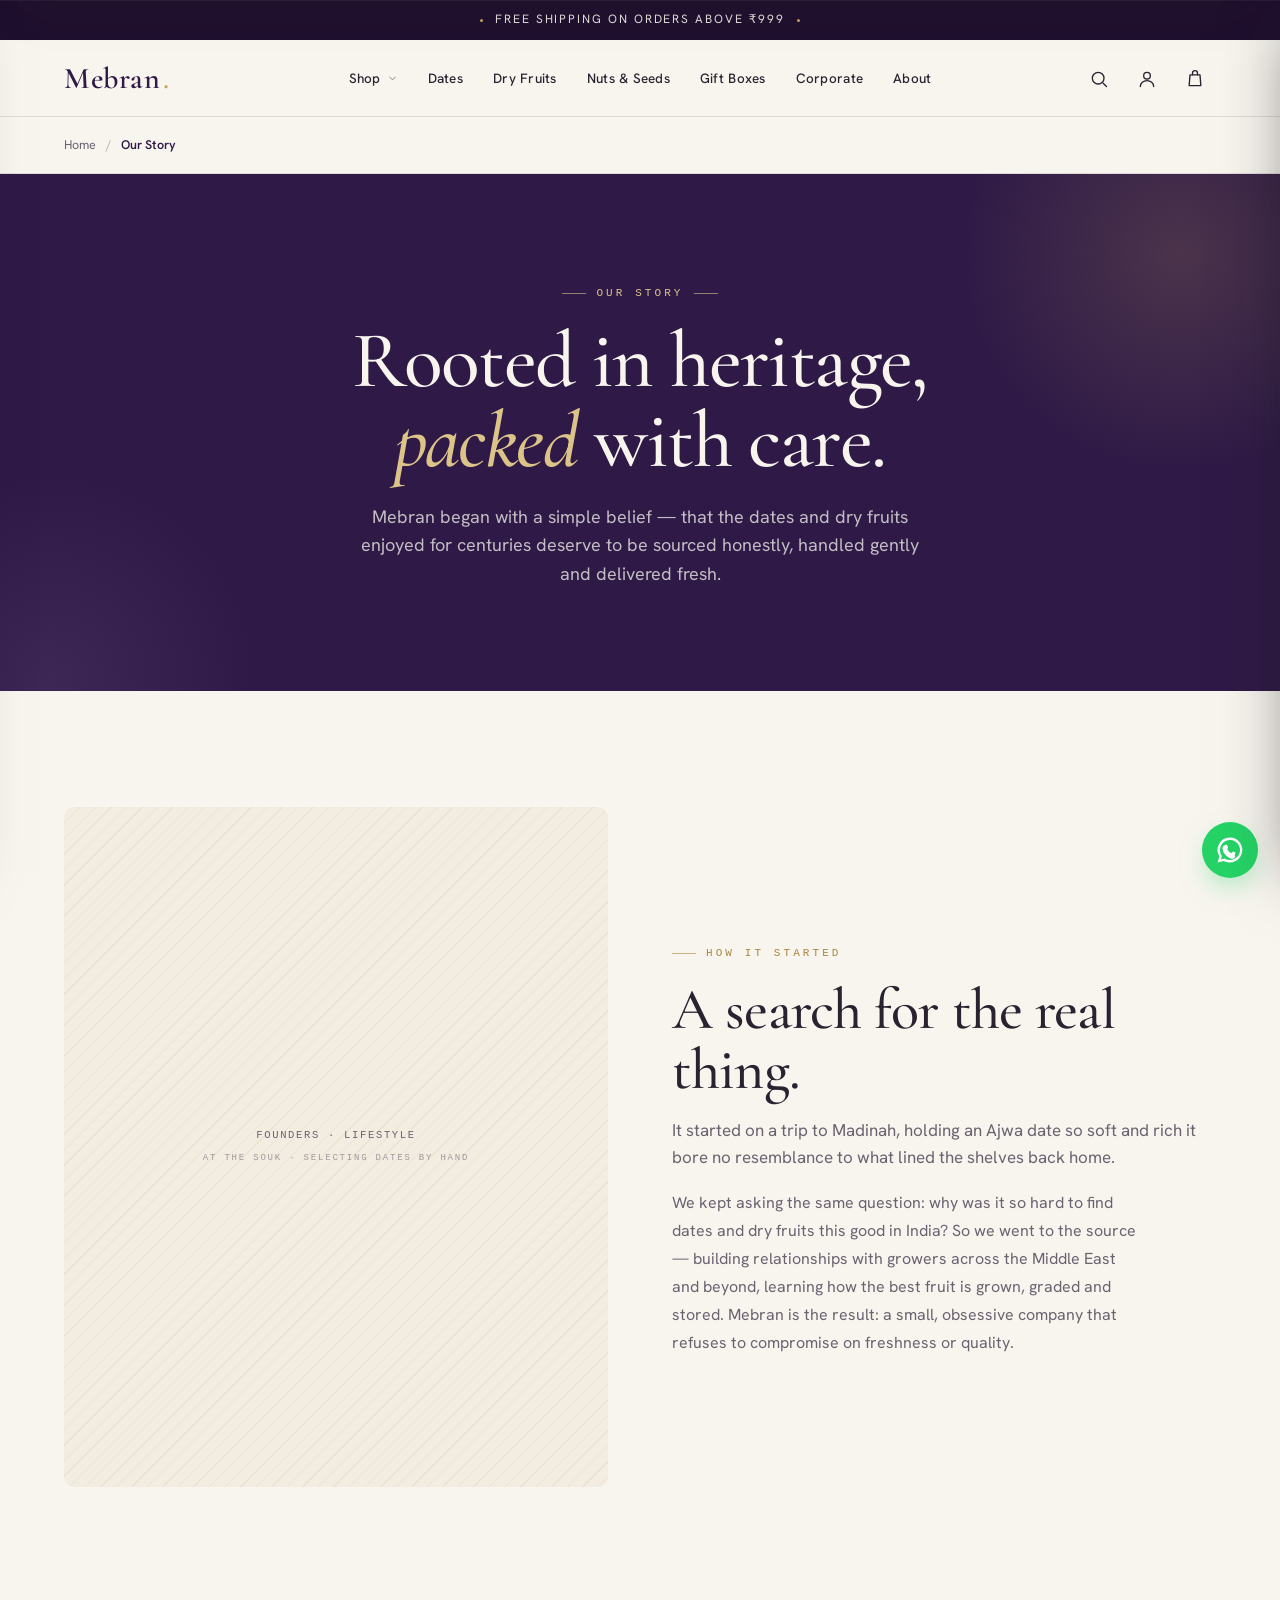
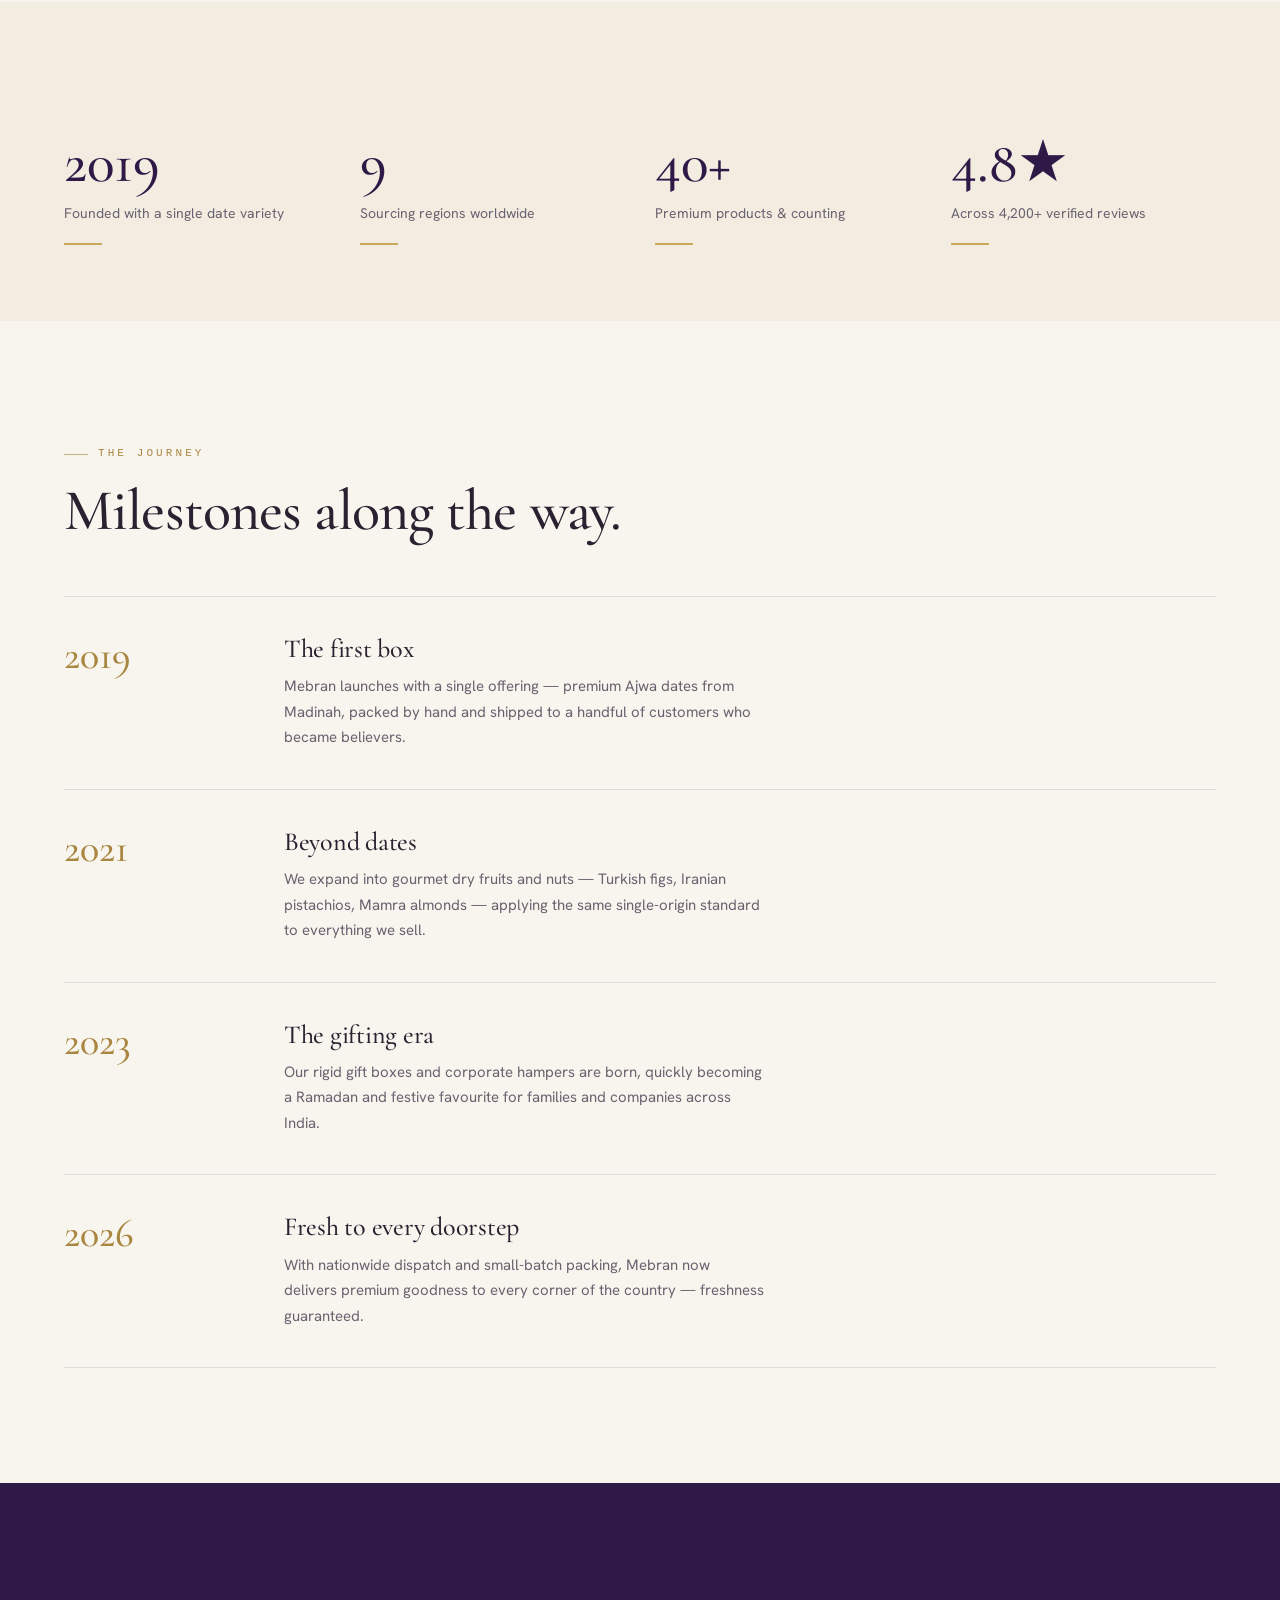
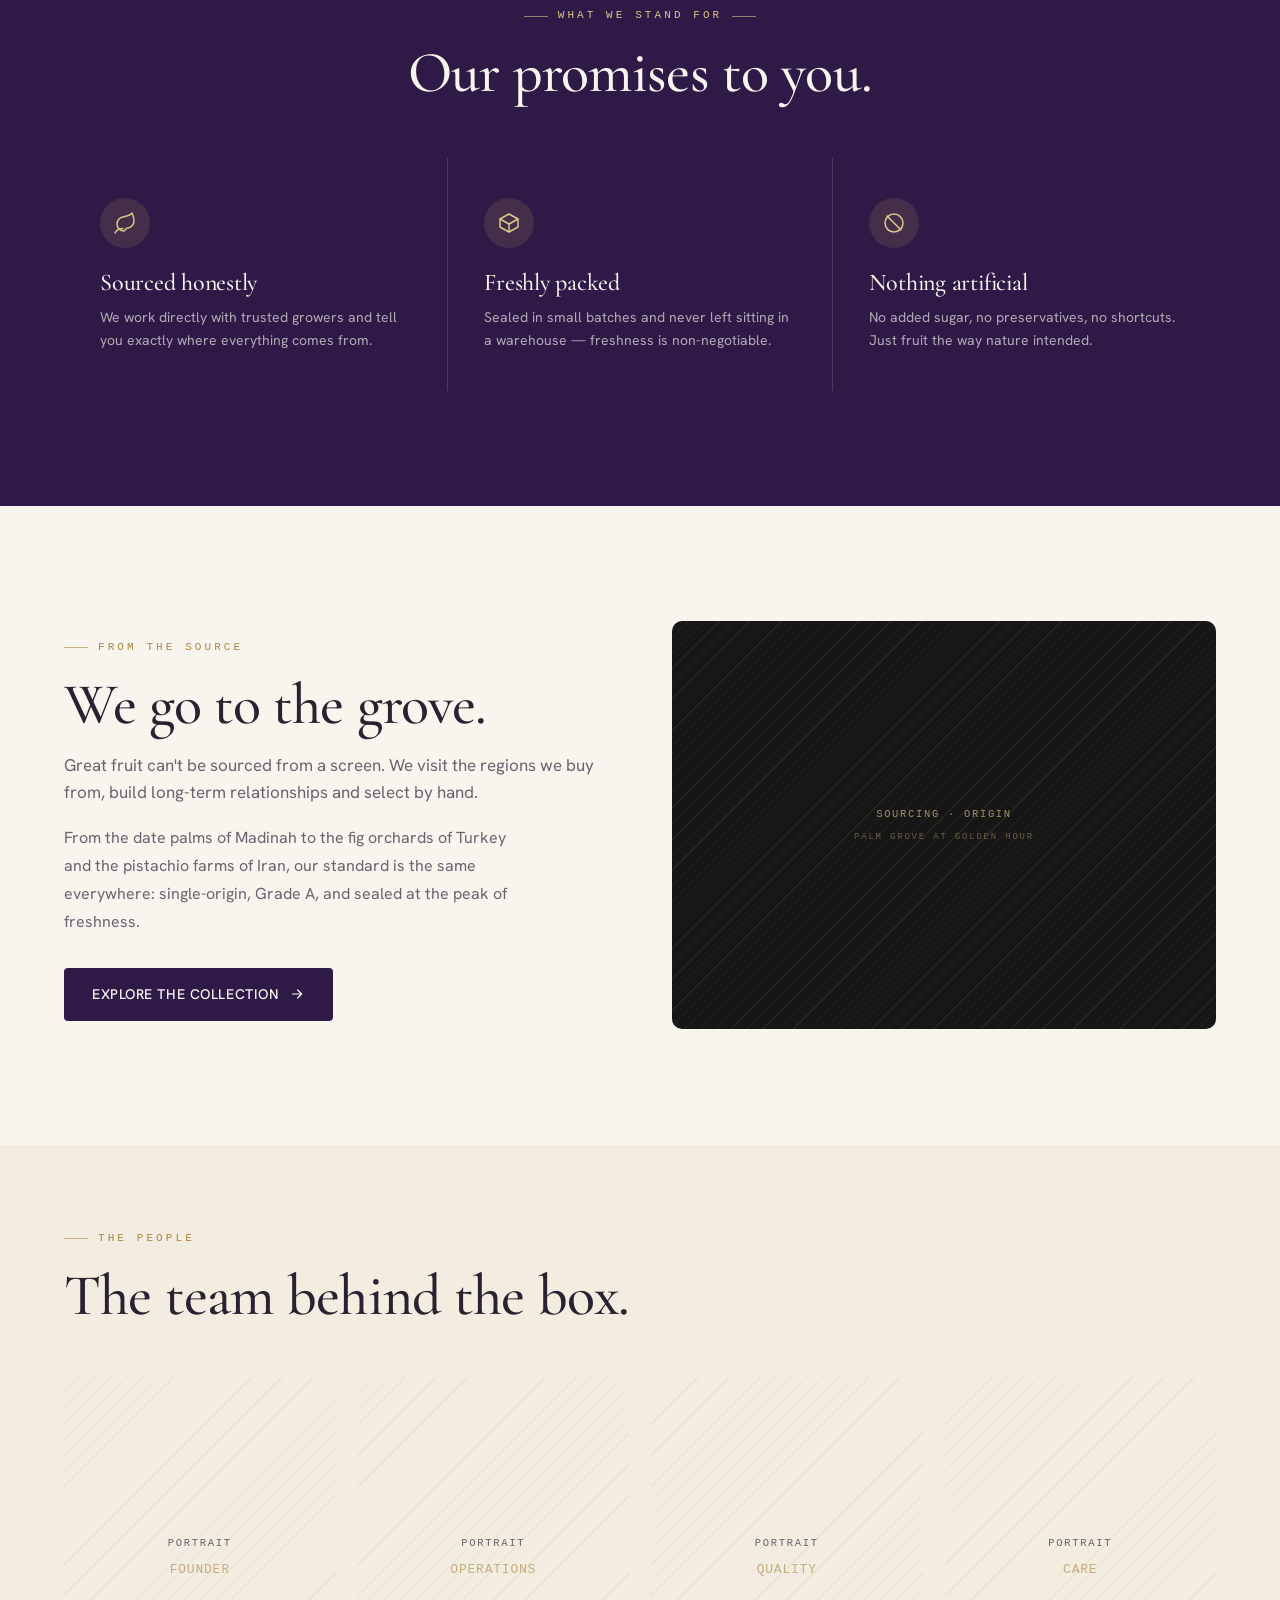
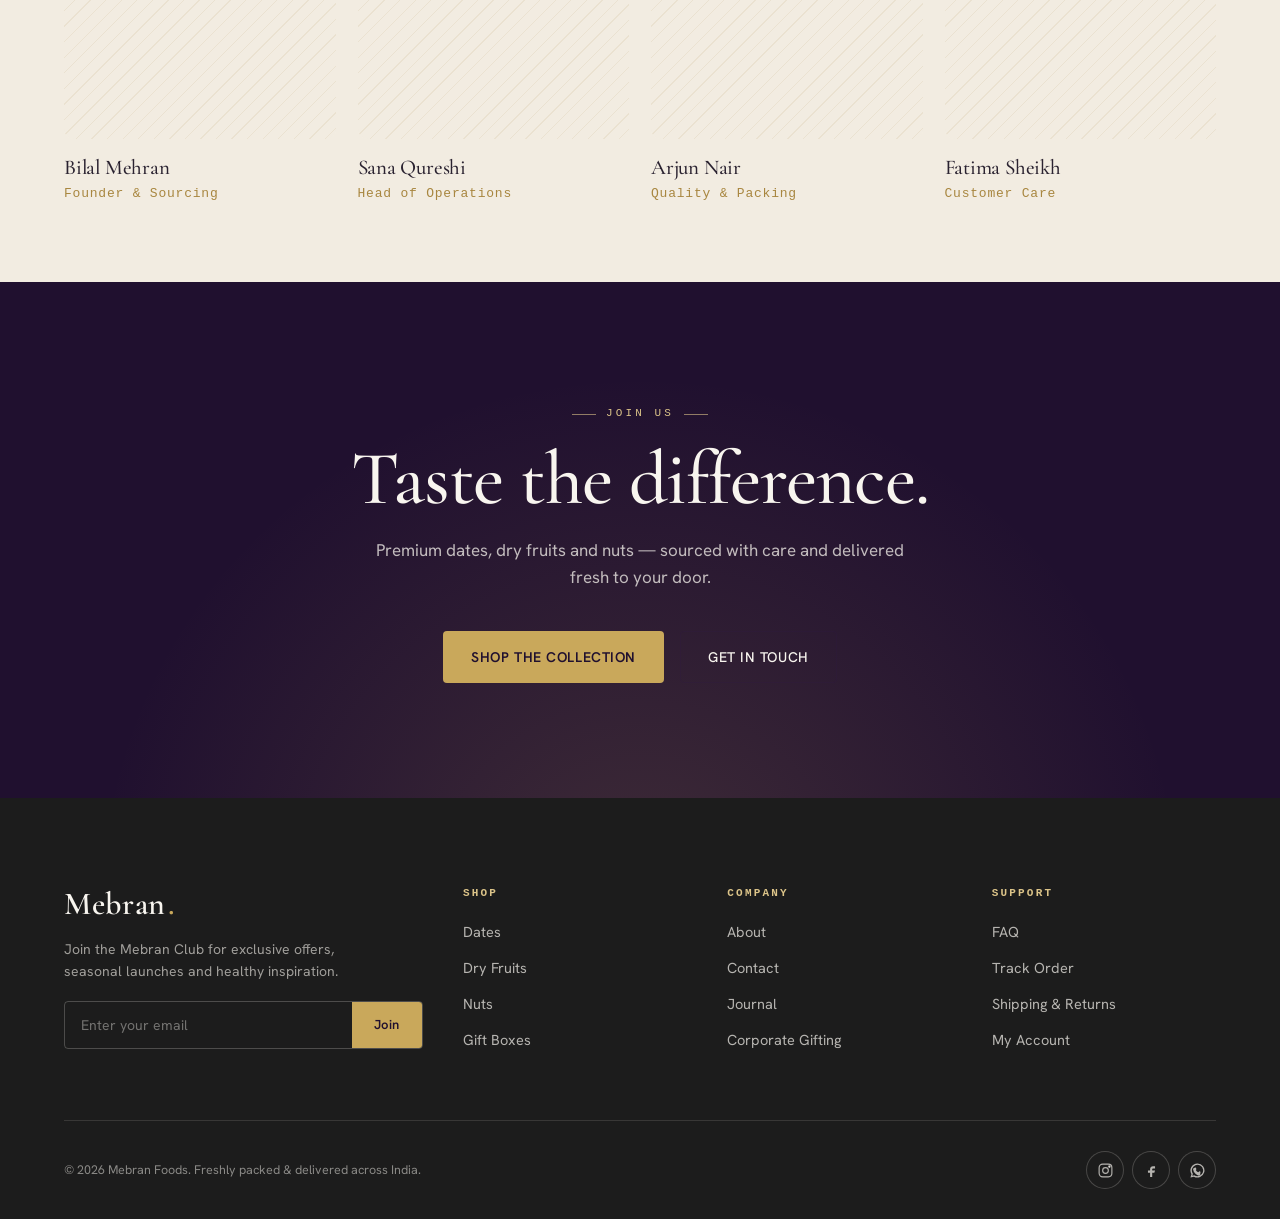
<file: project/About.html>
<!DOCTYPE html>
<html lang="en">
<head>
<meta charset="UTF-8">
<meta name="viewport" content="width=device-width, initial-scale=1.0">
<title>Our Story — Premium Dates, Dry Fruits &amp; Nuts · Mebran</title>
<meta name="description" content="The Mebran story — premium dates and dry fruits, carefully sourced from the world's finest growing regions and freshly packed for India.">
<link rel="stylesheet" href="mebran.css">
<link rel="stylesheet" href="pages.css">
</head>
<body data-nav="about">

<div id="site-header"></div>

<nav class="crumb" aria-label="Breadcrumb">
  <div class="wrap crumb-inner">
    <a href="Mebran Homepage.html">Home</a>
    <span class="sep">/</span>
    <span class="here">Our Story</span>
  </div>
</nav>

<!-- HERO -->
<section class="page-hero center">
  <div class="wrap page-hero-inner">
    <span class="eyebrow center">Our Story</span>
    <h1>Rooted in heritage, <em>packed</em> with care.</h1>
    <p>Mebran began with a simple belief — that the dates and dry fruits enjoyed for centuries deserve to be sourced honestly, handled gently and delivered fresh.</p>
  </div>
</section>

<!-- INTRO SPLIT -->
<section class="section">
  <div class="wrap">
    <div class="feature-split">
      <div class="fs-media tall reveal"><div class="ph ph--gold"><div class="ph-label">FOUNDERS · LIFESTYLE<span>at the souk · selecting dates by hand</span></div></div></div>
      <div class="reveal d1">
        <span class="eyebrow">How It Started</span>
        <h2 class="section-title">A search for the real thing.</h2>
        <p class="section-sub">It started on a trip to Madinah, holding an Ajwa date so soft and rich it bore no resemblance to what lined the shelves back home.</p>
        <p style="color:var(--text-soft);margin-top:18px;line-height:1.75;max-width:52ch">We kept asking the same question: why was it so hard to find dates and dry fruits this good in India? So we went to the source — building relationships with growers across the Middle East and beyond, learning how the best fruit is grown, graded and stored. Mebran is the result: a small, obsessive company that refuses to compromise on freshness or quality.</p>
      </div>
    </div>
  </div>
</section>

<!-- STATS -->
<section class="section section--tight" style="background:var(--ivory-warm)">
  <div class="wrap">
    <div class="about-stats">
      <div class="about-stat reveal"><b>2019</b><span>Founded with a single date variety</span><div class="num-line"></div></div>
      <div class="about-stat reveal d1"><b>9</b><span>Sourcing regions worldwide</span><div class="num-line"></div></div>
      <div class="about-stat reveal d2"><b>40+</b><span>Premium products &amp; counting</span><div class="num-line"></div></div>
      <div class="about-stat reveal d3"><b>4.8★</b><span>Across 4,200+ verified reviews</span><div class="num-line"></div></div>
    </div>
  </div>
</section>

<!-- TIMELINE -->
<section class="section">
  <div class="wrap">
    <div class="lead-head reveal">
      <span class="eyebrow">The Journey</span>
      <h2 class="section-title">Milestones along the way.</h2>
    </div>
    <div class="timeline">
      <div class="tl-item reveal">
        <div class="tl-year">2019</div>
        <div class="tl-body"><h3>The first box</h3><p>Mebran launches with a single offering — premium Ajwa dates from Madinah, packed by hand and shipped to a handful of customers who became believers.</p></div>
      </div>
      <div class="tl-item reveal">
        <div class="tl-year">2021</div>
        <div class="tl-body"><h3>Beyond dates</h3><p>We expand into gourmet dry fruits and nuts — Turkish figs, Iranian pistachios, Mamra almonds — applying the same single-origin standard to everything we sell.</p></div>
      </div>
      <div class="tl-item reveal">
        <div class="tl-year">2023</div>
        <div class="tl-body"><h3>The gifting era</h3><p>Our rigid gift boxes and corporate hampers are born, quickly becoming a Ramadan and festive favourite for families and companies across India.</p></div>
      </div>
      <div class="tl-item reveal">
        <div class="tl-year">2026</div>
        <div class="tl-body"><h3>Fresh to every doorstep</h3><p>With nationwide dispatch and small-batch packing, Mebran now delivers premium goodness to every corner of the country — freshness guaranteed.</p></div>
      </div>
    </div>
  </div>
</section>

<!-- VALUES -->
<section class="section dark">
  <div class="wrap">
    <div class="section-head center reveal">
      <span class="eyebrow center">What We Stand For</span>
      <h2 class="section-title">Our promises to you.</h2>
    </div>
    <div class="values-grid">
      <div class="value-cell reveal">
        <div class="v-ico"><svg viewBox="0 0 24 24" fill="none" stroke="currentColor" stroke-width="1.5" stroke-linecap="round" stroke-linejoin="round"><path d="M11 20A7 7 0 0 1 9.8 6.1C15.5 5 17 4.5 19 2c1 2.5 2 4.5 2 8a7 7 0 0 1-7 7z"/><path d="M2 22c1.5-3 4-4.5 8-4.5"/></svg></div>
        <h3>Sourced honestly</h3>
        <p>We work directly with trusted growers and tell you exactly where everything comes from.</p>
      </div>
      <div class="value-cell reveal d1">
        <div class="v-ico"><svg viewBox="0 0 24 24" fill="none" stroke="currentColor" stroke-width="1.5" stroke-linecap="round" stroke-linejoin="round"><path d="M21 8l-9-5-9 5 9 5 9-5z"/><path d="M3 8v8l9 5 9-5V8"/><path d="M12 13v8"/></svg></div>
        <h3>Freshly packed</h3>
        <p>Sealed in small batches and never left sitting in a warehouse — freshness is non-negotiable.</p>
      </div>
      <div class="value-cell reveal d2">
        <div class="v-ico"><svg viewBox="0 0 24 24" fill="none" stroke="currentColor" stroke-width="1.5" stroke-linecap="round" stroke-linejoin="round"><circle cx="12" cy="12" r="9"/><path d="M5 5l14 14"/></svg></div>
        <h3>Nothing artificial</h3>
        <p>No added sugar, no preservatives, no shortcuts. Just fruit the way nature intended.</p>
      </div>
    </div>
  </div>
</section>

<!-- SOURCING -->
<section class="section">
  <div class="wrap">
    <div class="feature-split flip">
      <div class="fs-media reveal d1"><div class="ph ph--charcoal"><div class="ph-label">SOURCING · ORIGIN<span>palm grove at golden hour</span></div></div></div>
      <div class="reveal">
        <span class="eyebrow">From The Source</span>
        <h2 class="section-title">We go to the grove.</h2>
        <p class="section-sub">Great fruit can't be sourced from a screen. We visit the regions we buy from, build long-term relationships and select by hand.</p>
        <p style="color:var(--text-soft);margin-top:18px;line-height:1.75;max-width:52ch">From the date palms of Madinah to the fig orchards of Turkey and the pistachio farms of Iran, our standard is the same everywhere: single-origin, Grade A, and sealed at the peak of freshness.</p>
        <div style="margin-top:32px"><a class="btn btn--primary" href="Shop.html">Explore the Collection
          <svg viewBox="0 0 24 24" fill="none" stroke="currentColor" stroke-width="1.8" stroke-linecap="round" stroke-linejoin="round"><path d="M5 12h14M13 6l6 6-6 6"/></svg></a></div>
      </div>
    </div>
  </div>
</section>

<!-- TEAM -->
<section class="section section--tight" style="background:var(--ivory-warm)">
  <div class="wrap">
    <div class="lead-head reveal">
      <span class="eyebrow">The People</span>
      <h2 class="section-title">The team behind the box.</h2>
    </div>
    <div class="team-grid">
      <div class="team-card reveal"><div class="team-media"><div class="ph ph--gold"><div class="ph-label">PORTRAIT<span>founder</span></div></div></div><h4>Bilal Mehran</h4><span>Founder &amp; Sourcing</span></div>
      <div class="team-card reveal d1"><div class="team-media"><div class="ph ph--gold"><div class="ph-label">PORTRAIT<span>operations</span></div></div></div><h4>Sana Qureshi</h4><span>Head of Operations</span></div>
      <div class="team-card reveal d2"><div class="team-media"><div class="ph ph--gold"><div class="ph-label">PORTRAIT<span>quality</span></div></div></div><h4>Arjun Nair</h4><span>Quality &amp; Packing</span></div>
      <div class="team-card reveal d3"><div class="team-media"><div class="ph ph--gold"><div class="ph-label">PORTRAIT<span>care</span></div></div></div><h4>Fatima Sheikh</h4><span>Customer Care</span></div>
    </div>
  </div>
</section>

<!-- FINAL CTA -->
<section class="section final">
  <div class="wrap final-inner reveal">
    <span class="eyebrow center" style="color:var(--gold-soft)">Join Us</span>
    <h2 class="section-title">Taste the difference.</h2>
    <p class="section-sub">Premium dates, dry fruits and nuts — sourced with care and delivered fresh to your door.</p>
    <div class="final-cta">
      <a class="btn btn--gold" href="Shop.html">Shop the Collection</a>
      <a class="btn btn--ghost" href="Contact.html">Get in Touch</a>
    </div>
  </div>
</section>

<div id="site-footer"></div>

<script src="chrome.js"></script>
<script src="mebran.js"></script>
<script src="pages.js"></script>
</body>
</html>
</file>
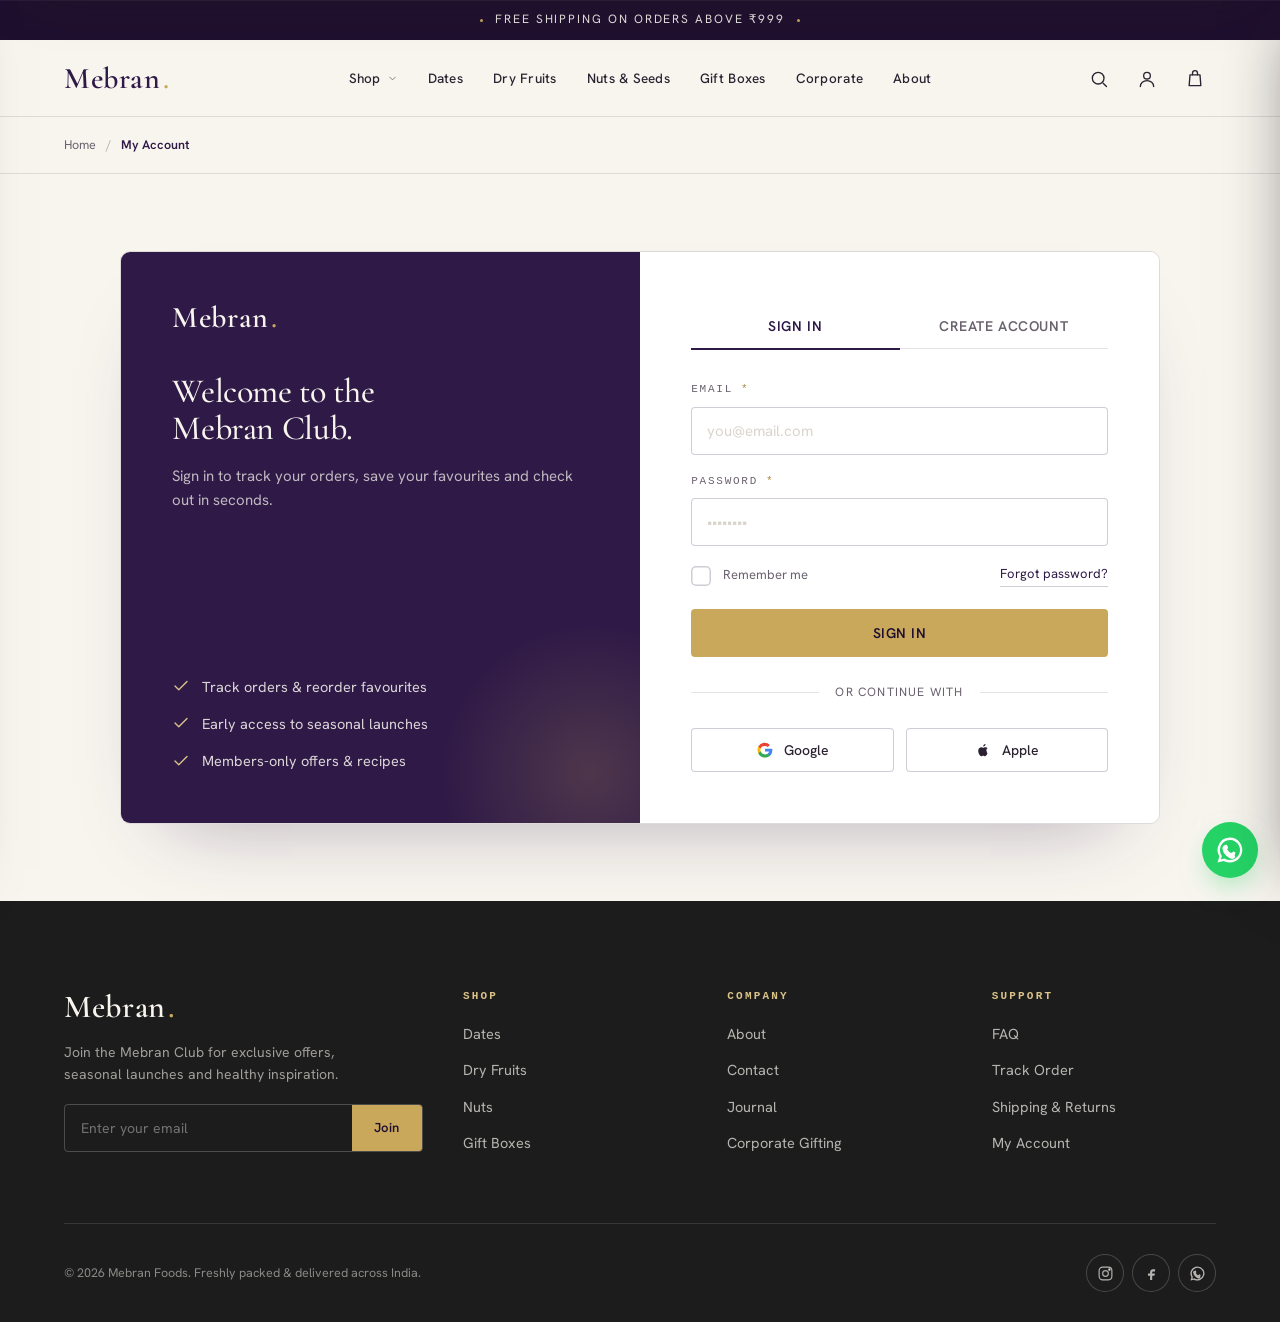
<file: project/Account.html>
<!DOCTYPE html>
<html lang="en">
<head>
<meta charset="UTF-8">
<meta name="viewport" content="width=device-width, initial-scale=1.0">
<title>My Account — Sign In · Mebran</title>
<meta name="description" content="Sign in or create your Mebran account to track orders, save favourites and check out faster.">
<link rel="stylesheet" href="mebran.css">
<link rel="stylesheet" href="pages.css">
</head>
<body data-nav="">

<div id="site-header"></div>

<nav class="crumb" aria-label="Breadcrumb">
  <div class="wrap crumb-inner">
    <a href="Mebran Homepage.html">Home</a>
    <span class="sep">/</span>
    <span class="here">My Account</span>
  </div>
</nav>

<!-- AUTH -->
<section class="auth">
  <div class="wrap">
    <div class="auth-grid">

      <!-- aside -->
      <div class="auth-aside">
        <div class="aa-top">
          <a href="Mebran Homepage.html" class="logo">Mebran<span class="dot-gold">.</span></a>
          <h2>Welcome to the<br>Mebran Club.</h2>
          <p>Sign in to track your orders, save your favourites and check out in seconds.</p>
        </div>
        <ul class="auth-perks">
          <li><svg viewBox="0 0 24 24" fill="none" stroke="currentColor" stroke-width="1.8" stroke-linecap="round" stroke-linejoin="round"><path d="M20 6L9 17l-5-5"/></svg> Track orders &amp; reorder favourites</li>
          <li><svg viewBox="0 0 24 24" fill="none" stroke="currentColor" stroke-width="1.8" stroke-linecap="round" stroke-linejoin="round"><path d="M20 6L9 17l-5-5"/></svg> Early access to seasonal launches</li>
          <li><svg viewBox="0 0 24 24" fill="none" stroke="currentColor" stroke-width="1.8" stroke-linecap="round" stroke-linejoin="round"><path d="M20 6L9 17l-5-5"/></svg> Members-only offers &amp; recipes</li>
        </ul>
      </div>

      <!-- main -->
      <div class="auth-main">
        <div class="auth-tabs">
          <button class="auth-tab active" data-tab="login">Sign In</button>
          <button class="auth-tab" data-tab="register">Create Account</button>
        </div>

        <!-- login -->
        <div class="auth-panel active" data-panel="login">
          <form data-auth="login">
            <div class="field"><label>Email <span class="req">*</span></label><input class="input" type="email" required placeholder="you@email.com"></div>
            <div class="field"><label>Password <span class="req">*</span></label><input class="input" id="loginPass" type="password" required placeholder="••••••••"></div>
            <div class="auth-row">
              <label class="check-line" style="font-size:13px"><input type="checkbox"><span class="cbox"><svg viewBox="0 0 24 24" fill="none" stroke="currentColor" stroke-width="3" stroke-linecap="round" stroke-linejoin="round"><path d="M20 6L9 17l-5-5"/></svg></span> Remember me</label>
              <a class="auth-link" href="#">Forgot password?</a>
            </div>
            <button class="btn btn--gold btn--block" type="submit">Sign In</button>
          </form>
          <div class="auth-divider">or continue with</div>
          <div class="auth-social">
            <button type="button"><svg viewBox="0 0 24 24" fill="currentColor"><path d="M21.8 12.2c0-.7-.1-1.3-.2-1.9H12v3.7h5.5a4.7 4.7 0 0 1-2 3.1v2.6h3.2c1.9-1.7 3-4.3 3-7.5z" fill="#4285F4"/><path d="M12 22c2.7 0 5-1 6.7-2.4l-3.2-2.5c-.9.6-2 .9-3.5.9-2.7 0-5-1.8-5.8-4.3H3v2.6A10 10 0 0 0 12 22z" fill="#34A853"/><path d="M6.2 13.7a6 6 0 0 1 0-3.8V7.3H3a10 10 0 0 0 0 9z" fill="#FBBC05"/><path d="M12 6.5c1.5 0 2.8.5 3.8 1.5l2.8-2.8A10 10 0 0 0 3 7.3l3.2 2.6C7 7.4 9.3 6.5 12 6.5z" fill="#EA4335"/></svg> Google</button>
            <button type="button"><svg viewBox="0 0 24 24" fill="currentColor"><path d="M16.4 12.8c0-2 1.6-3 1.7-3a3.7 3.7 0 0 0-2.9-1.6c-1.2-.1-2.4.7-3 .7s-1.6-.7-2.6-.7a3.9 3.9 0 0 0-3.3 2c-1.4 2.4-.4 6 1 8 .6 1 1.4 2 2.4 2 1 0 1.3-.6 2.5-.6s1.5.6 2.5.6 1.7-1 2.3-1.9a8 8 0 0 0 1-2.1 3.4 3.4 0 0 1-1.1-3zM14.6 6.3a3.4 3.4 0 0 0 .8-2.4 3.5 3.5 0 0 0-2.3 1.2 3.2 3.2 0 0 0-.8 2.3 2.9 2.9 0 0 0 2.3-1.1z"/></svg> Apple</button>
          </div>
        </div>

        <!-- register -->
        <div class="auth-panel" data-panel="register">
          <form data-auth="register">
            <div class="field-row">
              <div class="field"><label>First Name <span class="req">*</span></label><input class="input" type="text" required placeholder="Aisha"></div>
              <div class="field"><label>Last Name <span class="req">*</span></label><input class="input" type="text" required placeholder="Rahman"></div>
            </div>
            <div class="field"><label>Email <span class="req">*</span></label><input class="input" type="email" required placeholder="you@email.com"></div>
            <div class="field"><label>Mobile <span style="opacity:.5">(optional)</span></label><input class="input" type="tel" placeholder="+91 98765 43210"></div>
            <div class="field"><label>Password <span class="req">*</span></label><input class="input" type="password" required placeholder="Create a password"></div>
            <label class="check-line" style="font-size:13px;margin:4px 0 22px"><input type="checkbox" required><span class="cbox"><svg viewBox="0 0 24 24" fill="none" stroke="currentColor" stroke-width="3" stroke-linecap="round" stroke-linejoin="round"><path d="M20 6L9 17l-5-5"/></svg></span> I agree to the Terms &amp; Privacy Policy and would like to join the Mebran Club.</label>
            <button class="btn btn--gold btn--block" type="submit">Create Account</button>
          </form>
        </div>
      </div>

    </div>
  </div>
</section>

<div id="site-footer"></div>

<script src="chrome.js"></script>
<script src="mebran.js"></script>
<script src="pages.js"></script>
</body>
</html>
</file>
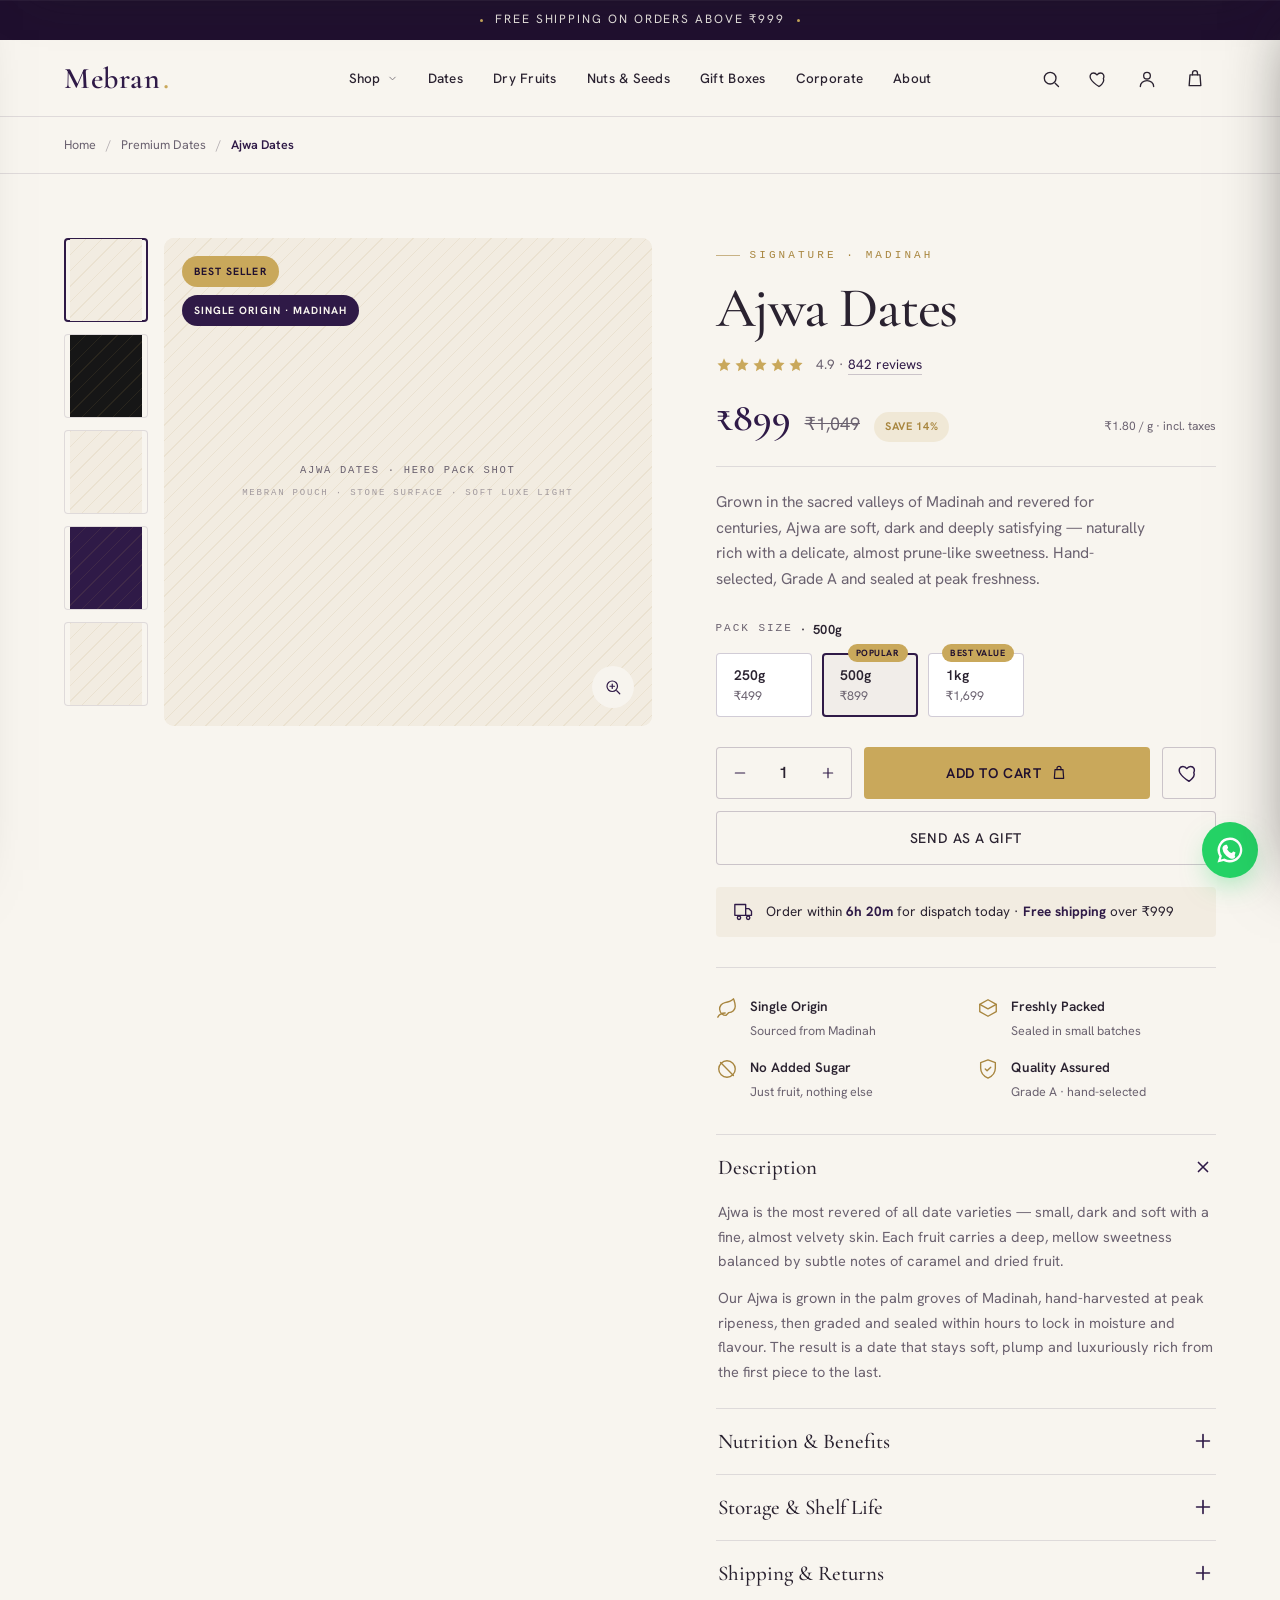
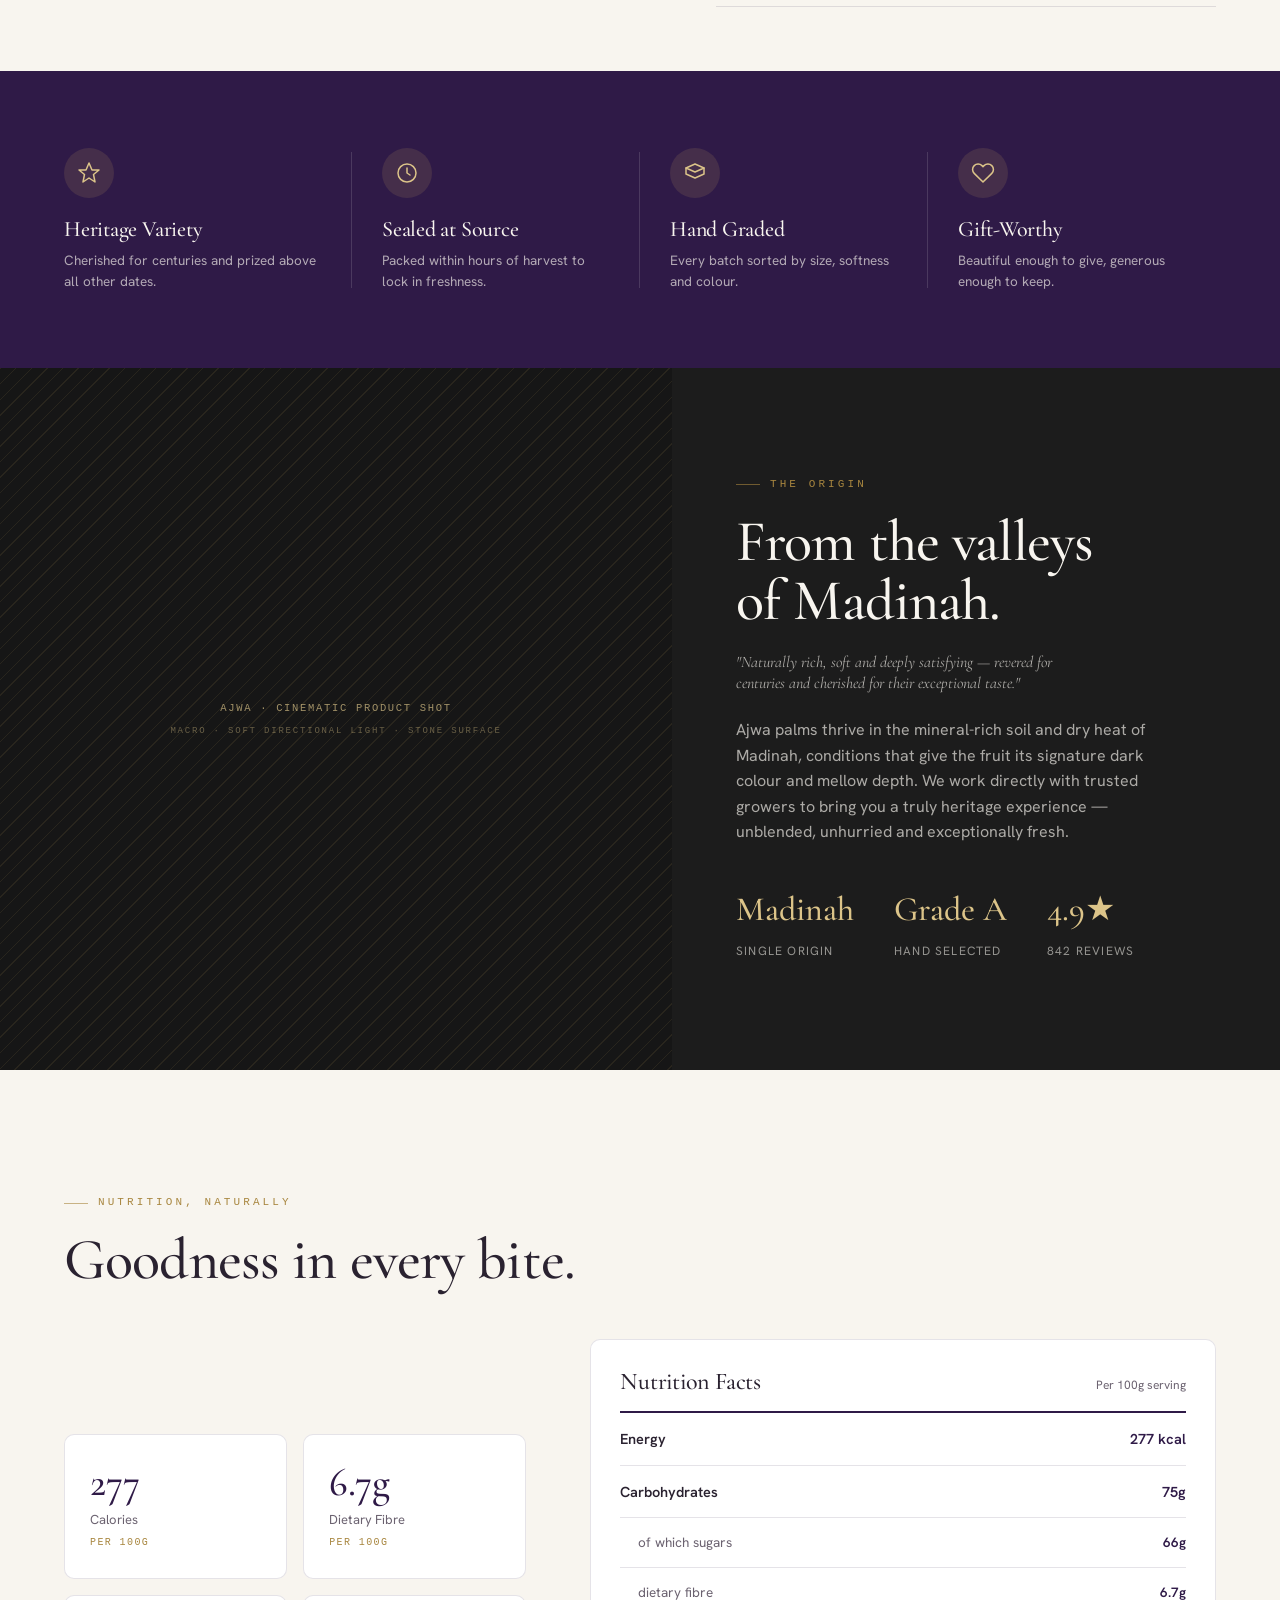
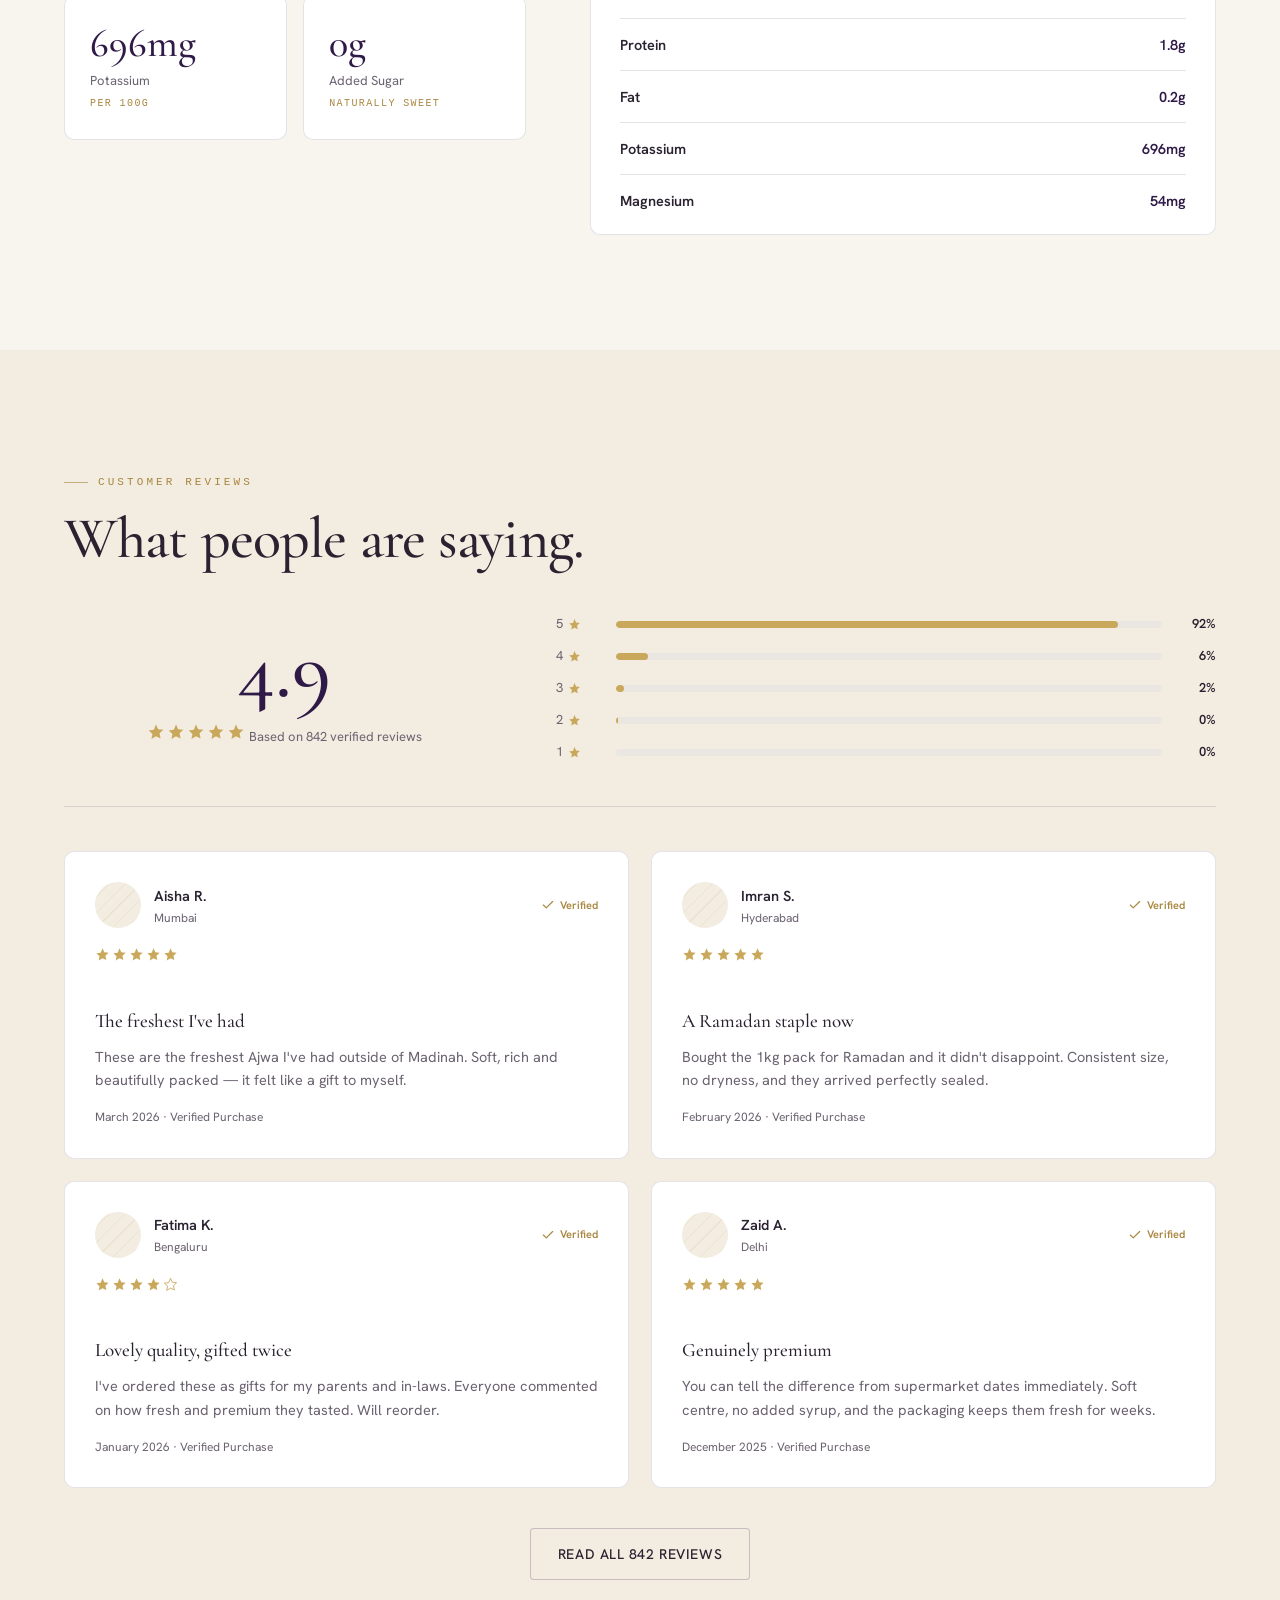
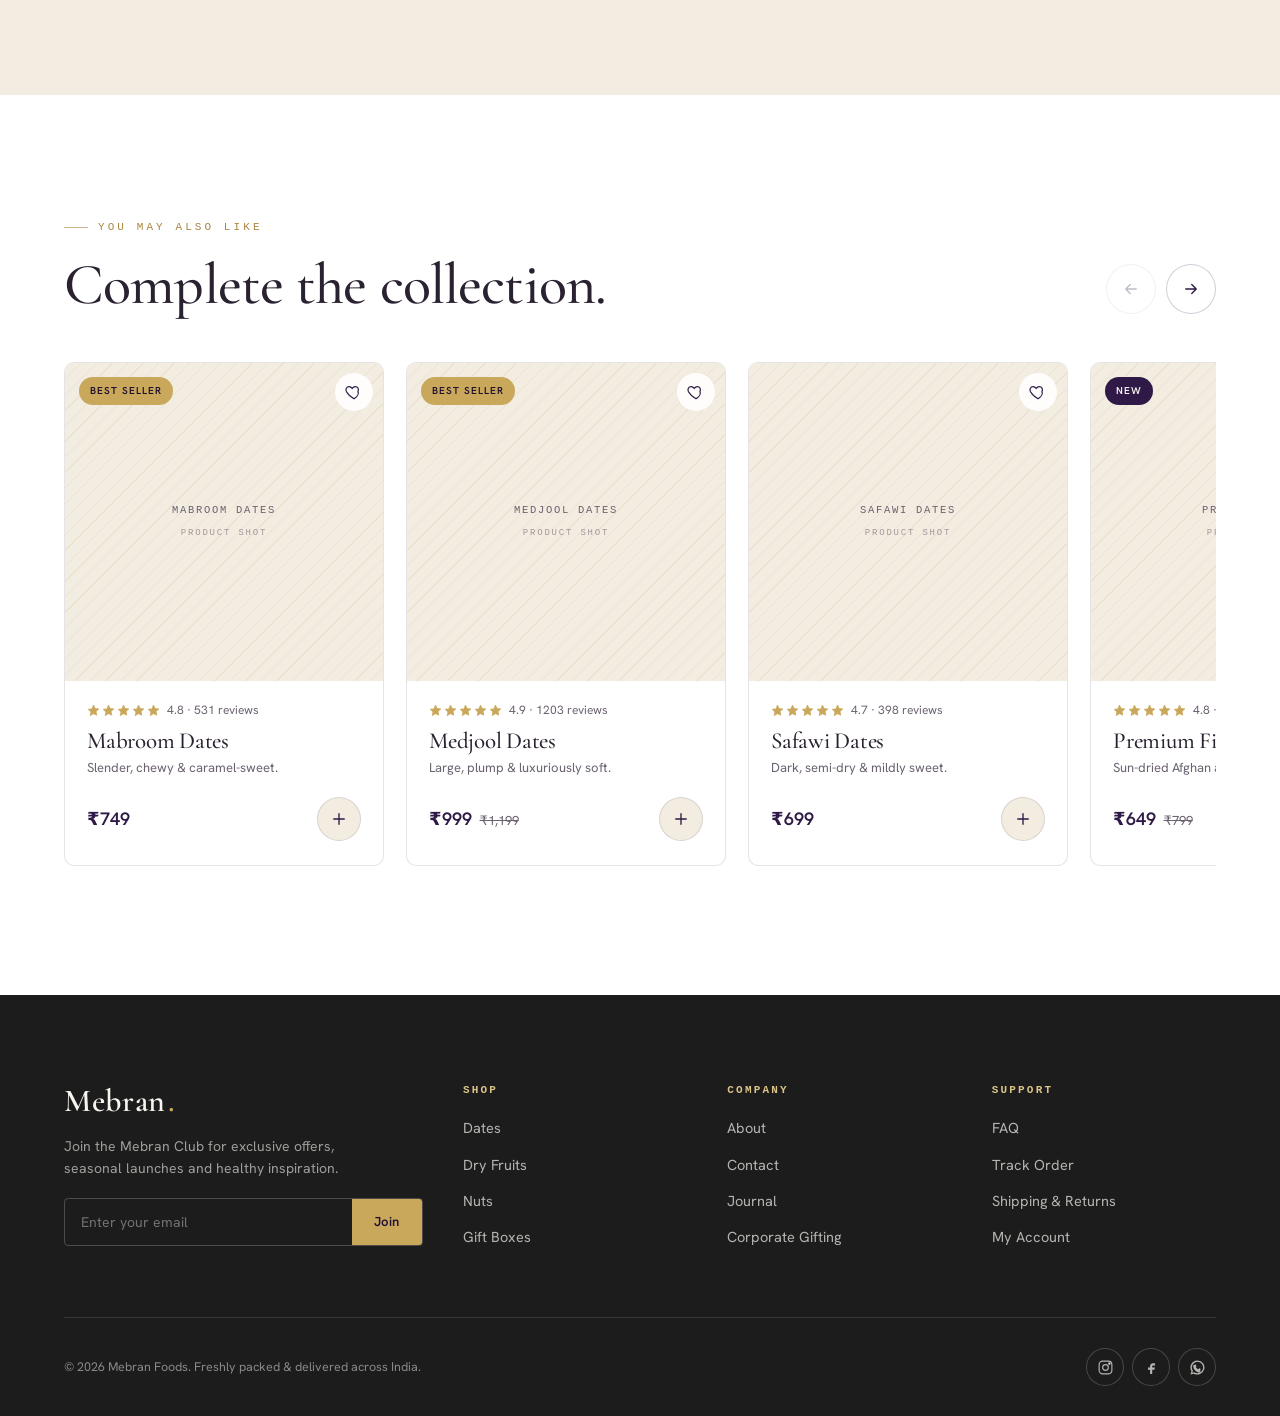
<file: project/Ajwa Dates.html>
<!DOCTYPE html>
<html lang="en">
<head>
<meta charset="UTF-8">
<meta name="viewport" content="width=device-width, initial-scale=1.0">
<title>Ajwa Dates — Premium Madinah · Mebran</title>
<meta name="description" content="Premium Ajwa dates from the sacred valleys of Madinah — soft, dark and naturally rich. Hand-selected, Grade A, freshly packed and delivered across India.">
<link rel="stylesheet" href="mebran.css">
<link rel="stylesheet" href="pdp.css">
</head>
<body data-product="ajwa">

<!-- ANNOUNCEMENT BAR -->
<div class="announce">
  <div class="announce-track">
    <span class="announce-item active"><span class="dot"></span> Free Shipping On Orders Above ₹999 <span class="dot"></span></span>
    <span class="announce-item">Freshly Packed · Delivered Across India</span>
    <span class="announce-item">Premium Saudi Dates &amp; Gourmet Dry Fruits</span>
  </div>
</div>

<!-- HEADER -->
<header class="header" id="header">
  <div class="wrap header-inner">
    <button class="icon-btn burger" id="burger" aria-label="Open menu">
      <svg viewBox="0 0 24 24" fill="none" stroke="currentColor" stroke-width="1.6" stroke-linecap="round"><path d="M3 6h18M3 12h18M3 18h18"/></svg>
    </button>

    <a href="Mebran Homepage.html" class="logo" aria-label="Mebran home">Mebran<span class="dot-gold">.</span></a>

    <nav class="nav" aria-label="Primary">
      <ul class="nav-list">
        <li class="nav-item" id="shopNav">
          <a href="Mebran Homepage.html#categories" class="nav-link">Shop
            <svg class="chev" viewBox="0 0 24 24" fill="none" stroke="currentColor" stroke-width="2" stroke-linecap="round"><path d="M6 9l6 6 6-6"/></svg>
          </a>
        </li>
        <li class="nav-item"><a href="Mebran Homepage.html#categories" class="nav-link">Dates</a></li>
        <li class="nav-item"><a href="Mebran Homepage.html#categories" class="nav-link">Dry Fruits</a></li>
        <li class="nav-item"><a href="Mebran Homepage.html#categories" class="nav-link">Nuts &amp; Seeds</a></li>
        <li class="nav-item"><a href="Gift Boxes.html" class="nav-link">Gift Boxes</a></li>
        <li class="nav-item"><a href="Corporate Gifting.html" class="nav-link">Corporate</a></li>
        <li class="nav-item"><a href="About.html" class="nav-link">About</a></li>
      </ul>
    </nav>

    <div class="header-actions">
      <button class="icon-btn" id="searchBtn" aria-label="Search">
        <svg viewBox="0 0 24 24" fill="none" stroke="currentColor" stroke-width="1.6" stroke-linecap="round"><circle cx="11" cy="11" r="7"/><path d="M21 21l-4-4"/></svg>
      </button>
      <button class="icon-btn desk-only" aria-label="Wishlist">
        <svg viewBox="0 0 24 24" fill="none" stroke="currentColor" stroke-width="1.6" stroke-linecap="round" stroke-linejoin="round"><path d="M12 21s-7.5-4.6-10-9.3C.4 8.3 2 4.8 5.4 4.8c2 0 3.4 1.2 4.2 2.4.8-1.2 2.2-2.4 4.2-2.4 3.4 0 5 3.5 3.4 6.9C19.5 16.4 12 21 12 21z"/></svg>
        <span class="cart-count wishlist-count" id="wishCount">0</span>
      </button>
      <a class="icon-btn desk-only" href="Account.html" aria-label="Account">
        <svg viewBox="0 0 24 24" fill="none" stroke="currentColor" stroke-width="1.6" stroke-linecap="round" stroke-linejoin="round"><circle cx="12" cy="8" r="4"/><path d="M4 21c0-4 3.6-7 8-7s8 3 8 7"/></svg>
      </a>
      <button class="icon-btn" id="cartBtn" aria-label="Cart">
        <svg viewBox="0 0 24 24" fill="none" stroke="currentColor" stroke-width="1.6" stroke-linecap="round" stroke-linejoin="round"><path d="M6 7h12l1 13H5z"/><path d="M9 7V5a3 3 0 0 1 6 0v2"/></svg>
        <span class="cart-count" id="cartCount">0</span>
      </button>
    </div>
  </div>

  <!-- Mega menu -->
  <div class="mega" id="mega">
    <div class="wrap mega-inner">
      <div class="mega-col">
        <h4>Premium Dates</h4>
        <div class="mega-links">
          <a href="#">Ajwa <span>Madinah</span></a>
          <a href="Mebran Homepage.html#categories">Mabroom <span>Caramel</span></a>
          <a href="Mebran Homepage.html#categories">Medjool <span>Jumbo</span></a>
          <a href="Mebran Homepage.html#categories">Safawi <span>Semi-dry</span></a>
        </div>
      </div>
      <div class="mega-col">
        <h4>Dry Fruits</h4>
        <div class="mega-links">
          <a href="Mebran Homepage.html#categories">Figs &amp; Anjeer</a>
          <a href="Mebran Homepage.html#categories">Apricots</a>
          <a href="Mebran Homepage.html#categories">Raisins</a>
          <a href="Mebran Homepage.html#categories">Prunes</a>
        </div>
      </div>
      <div class="mega-col">
        <h4>Nuts &amp; Seeds</h4>
        <div class="mega-links">
          <a href="Mebran Homepage.html#categories">Mamra Almonds</a>
          <a href="Mebran Homepage.html#categories">Pistachios</a>
          <a href="Mebran Homepage.html#categories">Cashews</a>
          <a href="Mebran Homepage.html#categories">Mixed Seeds</a>
        </div>
      </div>
      <div class="mega-col">
        <div class="mega-feature">
          <a href="Gift Boxes.html" style="position:absolute;inset:0;z-index:3" aria-label="Gift collection"></a>
          <div class="ph ph--dark"><div class="ph-label">RAMADAN GIFT EDIT · LIFESTYLE<span>rigid box · gold foil</span></div></div>
          <span class="mega-feature-tag">New · Gift Collection 2026 →</span>
        </div>
      </div>
    </div>
  </div>
</header>

<!-- BREADCRUMB -->
<nav class="crumb" aria-label="Breadcrumb">
  <div class="wrap crumb-inner">
    <a href="Mebran Homepage.html">Home</a>
    <span class="sep">/</span>
    <a href="Mebran Homepage.html#categories">Premium Dates</a>
    <span class="sep">/</span>
    <span class="here">Ajwa Dates</span>
  </div>
</nav>

<!-- ============================================================
     PRODUCT
     ============================================================ -->
<section class="pdp">
  <div class="wrap pdp-grid">

    <!-- GALLERY -->
    <div class="gallery">
      <div class="thumbs">
        <button class="thumb active" aria-label="View 1"><div class="ph ph--gold"></div></button>
        <button class="thumb" aria-label="View 2"><div class="ph ph--charcoal"></div></button>
        <button class="thumb" aria-label="View 3"><div class="ph ph--gold"></div></button>
        <button class="thumb" aria-label="View 4"><div class="ph ph--dark"></div></button>
        <button class="thumb" aria-label="View 5"><div class="ph ph--gold"></div></button>
      </div>
      <div class="gallery-main">
        <div class="gallery-badges">
          <span class="g-badge">Best Seller</span>
          <span class="g-badge plum">Single Origin · Madinah</span>
        </div>
        <div class="ph ph--gold show"><div class="ph-label">AJWA DATES · HERO PACK SHOT<span>mebran pouch · stone surface · soft luxe light</span></div></div>
        <div class="ph ph--charcoal"><div class="ph-label">MACRO · TEXTURE<span>single date · soft wrinkled skin · directional light</span></div></div>
        <div class="ph ph--gold"><div class="ph-label">LIFESTYLE · STYLED FLATLAY<span>bowl · linen · brass spoon</span></div></div>
        <div class="ph ph--dark"><div class="ph-label">OPEN BOX · CONTENTS<span>filled tray · gold foil seal</span></div></div>
        <div class="ph ph--gold"><div class="ph-label">SCALE · IN HAND<span>date held in hand · human reference</span></div></div>
        <button class="gallery-zoom" aria-label="Zoom">
          <svg viewBox="0 0 24 24" fill="none" stroke="currentColor" stroke-width="1.6" stroke-linecap="round" stroke-linejoin="round"><circle cx="11" cy="11" r="7"/><path d="M21 21l-4-4M11 8v6M8 11h6"/></svg>
        </button>
      </div>
    </div>

    <!-- INFO -->
    <div class="pinfo">
      <span class="eyebrow">Signature · Madinah</span>
      <h1>Ajwa Dates</h1>

      <div class="pinfo-rating">
        <span class="stars">
          <svg viewBox="0 0 24 24" fill="currentColor"><path d="M12 2l2.9 6.3 6.9.8-5.1 4.7 1.4 6.8L12 17.8 5.9 21.4l1.4-6.8L2.2 9.9l6.9-.8z"/></svg>
          <svg viewBox="0 0 24 24" fill="currentColor"><path d="M12 2l2.9 6.3 6.9.8-5.1 4.7 1.4 6.8L12 17.8 5.9 21.4l1.4-6.8L2.2 9.9l6.9-.8z"/></svg>
          <svg viewBox="0 0 24 24" fill="currentColor"><path d="M12 2l2.9 6.3 6.9.8-5.1 4.7 1.4 6.8L12 17.8 5.9 21.4l1.4-6.8L2.2 9.9l6.9-.8z"/></svg>
          <svg viewBox="0 0 24 24" fill="currentColor"><path d="M12 2l2.9 6.3 6.9.8-5.1 4.7 1.4 6.8L12 17.8 5.9 21.4l1.4-6.8L2.2 9.9l6.9-.8z"/></svg>
          <svg viewBox="0 0 24 24" fill="currentColor"><path d="M12 2l2.9 6.3 6.9.8-5.1 4.7 1.4 6.8L12 17.8 5.9 21.4l1.4-6.8L2.2 9.9l6.9-.8z"/></svg>
        </span>
        <span class="r-meta">4.9 · <a href="#reviews">842 reviews</a></span>
      </div>

      <div class="pinfo-price">
        <span class="now" id="pdpNow">₹899</span>
        <del id="pdpWas">₹1,049</del>
        <span class="save" id="pdpSave">Save 14%</span>
        <span class="unit" id="pdpUnit">₹1.80 / g · incl. taxes</span>
      </div>

      <p class="pinfo-desc">Grown in the sacred valleys of Madinah and revered for centuries, Ajwa are soft, dark and deeply satisfying — naturally rich with a delicate, almost prune-like sweetness. Hand-selected, Grade A and sealed at peak freshness.</p>

      <!-- Variants -->
      <div class="opt">
        <div class="opt-label">Pack Size <b>·</b> <b id="optSizeName">500g</b></div>
        <div class="variant-row" id="variantRow">
          <button class="variant" data-price="499" data-was="599" data-unit="₹2.00 / g · incl. taxes" data-size="250g">
            <span class="v-size">250g</span>
            <span class="v-price">₹499</span>
          </button>
          <button class="variant active" data-price="899" data-was="1049" data-unit="₹1.80 / g · incl. taxes" data-size="500g">
            <span class="v-tag">Popular</span>
            <span class="v-size">500g</span>
            <span class="v-price">₹899</span>
          </button>
          <button class="variant" data-price="1699" data-was="1999" data-unit="₹1.70 / g · incl. taxes" data-size="1kg">
            <span class="v-tag">Best Value</span>
            <span class="v-size">1kg</span>
            <span class="v-price">₹1,699</span>
          </button>
        </div>
      </div>

      <!-- Buy -->
      <div class="buy-row">
        <div class="qty-pdp">
          <button id="qtyDec" aria-label="Decrease quantity"><svg viewBox="0 0 24 24" fill="none" stroke="currentColor" stroke-width="1.8" stroke-linecap="round"><path d="M5 12h14"/></svg></button>
          <span id="pdpQty">1</span>
          <button id="qtyInc" aria-label="Increase quantity"><svg viewBox="0 0 24 24" fill="none" stroke="currentColor" stroke-width="1.8" stroke-linecap="round"><path d="M12 5v14M5 12h14"/></svg></button>
        </div>
        <button class="btn btn--gold" id="pdpAdd">Add to Cart
          <svg viewBox="0 0 24 24" fill="none" stroke="currentColor" stroke-width="1.8" stroke-linecap="round" stroke-linejoin="round"><path d="M6 7h12l1 13H5z"/><path d="M9 7V5a3 3 0 0 1 6 0v2"/></svg>
        </button>
        <button class="buy-wish" id="pdpWish" aria-label="Save to wishlist">
          <svg viewBox="0 0 24 24" fill="none" stroke="currentColor" stroke-width="1.6" stroke-linecap="round" stroke-linejoin="round"><path d="M12 21s-7.5-4.6-10-9.3C.4 8.3 2 4.8 5.4 4.8c2 0 3.4 1.2 4.2 2.4.8-1.2 2.2-2.4 4.2-2.4 3.4 0 5 3.5 3.4 6.9C19.5 16.4 12 21 12 21z"/></svg>
        </button>
      </div>
      <div class="buy-secondary">
        <a href="Mebran Homepage.html#gifting" class="btn btn--ghost">Send as a Gift</a>
      </div>

      <!-- Delivery -->
      <div class="deliver">
        <svg viewBox="0 0 24 24" fill="none" stroke="currentColor" stroke-width="1.6" stroke-linecap="round" stroke-linejoin="round"><path d="M1 3h13v13H1z"/><path d="M14 8h4l3 3v5h-7"/><circle cx="6" cy="19" r="2"/><circle cx="17" cy="19" r="2"/></svg>
        <span>Order within <b>6h 20m</b> for dispatch today · <b>Free shipping</b> over ₹999</span>
      </div>

      <!-- Assurances -->
      <div class="assure">
        <div class="assure-item">
          <svg viewBox="0 0 24 24" fill="none" stroke="currentColor" stroke-width="1.5" stroke-linecap="round" stroke-linejoin="round"><path d="M11 20A7 7 0 0 1 9.8 6.1C15.5 5 17 4.5 19 2c1 2.5 2 4.5 2 8a7 7 0 0 1-7 7z"/><path d="M2 22c1.5-3 4-4.5 8-4.5"/></svg>
          <div><b>Single Origin</b><span>Sourced from Madinah</span></div>
        </div>
        <div class="assure-item">
          <svg viewBox="0 0 24 24" fill="none" stroke="currentColor" stroke-width="1.5" stroke-linecap="round" stroke-linejoin="round"><path d="M21 8l-9-5-9 5 9 5 9-5z"/><path d="M3 8v8l9 5 9-5V8"/></svg>
          <div><b>Freshly Packed</b><span>Sealed in small batches</span></div>
        </div>
        <div class="assure-item">
          <svg viewBox="0 0 24 24" fill="none" stroke="currentColor" stroke-width="1.5" stroke-linecap="round" stroke-linejoin="round"><circle cx="12" cy="12" r="9"/><path d="M5 5l14 14"/></svg>
          <div><b>No Added Sugar</b><span>Just fruit, nothing else</span></div>
        </div>
        <div class="assure-item">
          <svg viewBox="0 0 24 24" fill="none" stroke="currentColor" stroke-width="1.5" stroke-linecap="round" stroke-linejoin="round"><path d="M12 2l8 3v6c0 5-3.4 9-8 11-4.6-2-8-6-8-11V5z"/><path d="M9 12l2 2 4-4"/></svg>
          <div><b>Quality Assured</b><span>Grade A · hand-selected</span></div>
        </div>
      </div>

      <!-- Accordion -->
      <div class="acc">
        <div class="acc-item">
          <button class="acc-head">Description
            <span class="acc-ico"><svg viewBox="0 0 24 24" fill="none" stroke="currentColor" stroke-width="1.8" stroke-linecap="round"><path d="M12 5v14M5 12h14"/></svg></span>
          </button>
          <div class="acc-panel"><div class="acc-panel-inner">
            <p>Ajwa is the most revered of all date varieties — small, dark and soft with a fine, almost velvety skin. Each fruit carries a deep, mellow sweetness balanced by subtle notes of caramel and dried fruit.</p>
            <p>Our Ajwa is grown in the palm groves of Madinah, hand-harvested at peak ripeness, then graded and sealed within hours to lock in moisture and flavour. The result is a date that stays soft, plump and luxuriously rich from the first piece to the last.</p>
          </div></div>
        </div>
        <div class="acc-item">
          <button class="acc-head">Nutrition &amp; Benefits
            <span class="acc-ico"><svg viewBox="0 0 24 24" fill="none" stroke="currentColor" stroke-width="1.8" stroke-linecap="round"><path d="M12 5v14M5 12h14"/></svg></span>
          </button>
          <div class="acc-panel"><div class="acc-panel-inner">
            <ul class="tick">
              <li><svg viewBox="0 0 24 24" fill="none" stroke="currentColor" stroke-width="2" stroke-linecap="round" stroke-linejoin="round"><path d="M20 6L9 17l-5-5"/></svg> Naturally rich in fibre to support everyday digestion</li>
              <li><svg viewBox="0 0 24 24" fill="none" stroke="currentColor" stroke-width="2" stroke-linecap="round" stroke-linejoin="round"><path d="M20 6L9 17l-5-5"/></svg> A natural source of potassium &amp; magnesium</li>
              <li><svg viewBox="0 0 24 24" fill="none" stroke="currentColor" stroke-width="2" stroke-linecap="round" stroke-linejoin="round"><path d="M20 6L9 17l-5-5"/></svg> Slow-release energy from naturally occurring sugars</li>
              <li><svg viewBox="0 0 24 24" fill="none" stroke="currentColor" stroke-width="2" stroke-linecap="round" stroke-linejoin="round"><path d="M20 6L9 17l-5-5"/></svg> No added sugar, preservatives or artificial colours</li>
            </ul>
          </div></div>
        </div>
        <div class="acc-item">
          <button class="acc-head">Storage &amp; Shelf Life
            <span class="acc-ico"><svg viewBox="0 0 24 24" fill="none" stroke="currentColor" stroke-width="1.8" stroke-linecap="round"><path d="M12 5v14M5 12h14"/></svg></span>
          </button>
          <div class="acc-panel"><div class="acc-panel-inner">
            <p>Store in a cool, dry place away from direct sunlight. Once opened, keep refrigerated in an airtight container to preserve softness.</p>
            <p>Best enjoyed within 6 months of packing. A natural sugar bloom may appear on the skin over time — this is harmless and a sign of pure, unadulterated fruit.</p>
          </div></div>
        </div>
        <div class="acc-item">
          <button class="acc-head">Shipping &amp; Returns
            <span class="acc-ico"><svg viewBox="0 0 24 24" fill="none" stroke="currentColor" stroke-width="1.8" stroke-linecap="round"><path d="M12 5v14M5 12h14"/></svg></span>
          </button>
          <div class="acc-panel"><div class="acc-panel-inner">
            <p>Free shipping on orders above ₹999. Standard delivery in 2–5 business days across India, with tracking provided at dispatch.</p>
            <p>Not satisfied? Reach out within 7 days of delivery and our team will make it right. Perishable goods are subject to our freshness guarantee.</p>
          </div></div>
        </div>
      </div>
    </div>
  </div>
</section>

<!-- ============================================================
     HIGHLIGHTS
     ============================================================ -->
<section class="section section--tight highlights">
  <div class="wrap">
    <div class="hl-grid">
      <div class="hl reveal">
        <div class="hl-ico"><svg viewBox="0 0 24 24" fill="none" stroke="currentColor" stroke-width="1.5" stroke-linecap="round" stroke-linejoin="round"><path d="M12 2l3 7h7l-5.5 4.5L18 21l-6-4-6 4 1.5-7.5L2 9h7z"/></svg></div>
        <h3>Heritage Variety</h3>
        <p>Cherished for centuries and prized above all other dates.</p>
      </div>
      <div class="hl reveal d1">
        <div class="hl-ico"><svg viewBox="0 0 24 24" fill="none" stroke="currentColor" stroke-width="1.5" stroke-linecap="round" stroke-linejoin="round"><circle cx="12" cy="12" r="9"/><path d="M12 7v5l3 2"/></svg></div>
        <h3>Sealed at Source</h3>
        <p>Packed within hours of harvest to lock in freshness.</p>
      </div>
      <div class="hl reveal d2">
        <div class="hl-ico"><svg viewBox="0 0 24 24" fill="none" stroke="currentColor" stroke-width="1.5" stroke-linecap="round" stroke-linejoin="round"><path d="M3 7l9-4 9 4-9 4z"/><path d="M3 7v6l9 4 9-4V7"/></svg></div>
        <h3>Hand Graded</h3>
        <p>Every batch sorted by size, softness and colour.</p>
      </div>
      <div class="hl reveal d3">
        <div class="hl-ico"><svg viewBox="0 0 24 24" fill="none" stroke="currentColor" stroke-width="1.5" stroke-linecap="round" stroke-linejoin="round"><path d="M20.8 4.6a5.5 5.5 0 0 0-7.8 0L12 5.6l-1-1a5.5 5.5 0 0 0-7.8 7.8l1 1L12 21l7.8-7.6 1-1a5.5 5.5 0 0 0 0-7.8z"/></svg></div>
        <h3>Gift-Worthy</h3>
        <p>Beautiful enough to give, generous enough to keep.</p>
      </div>
    </div>
  </div>
</section>

<!-- ============================================================
     STORY
     ============================================================ -->
<section class="story">
  <div class="story-grid">
    <div class="story-media">
      <div class="ph ph--charcoal"><div class="ph-label">AJWA · CINEMATIC PRODUCT SHOT<span>macro · soft directional light · stone surface</span></div></div>
    </div>
    <div class="story-body reveal">
      <span class="eyebrow">The Origin</span>
      <h2 class="section-title">From the valleys <br>of Madinah.</h2>
      <p class="story-quote">"Naturally rich, soft and deeply satisfying — revered for centuries and cherished for their exceptional taste."</p>
      <p>Ajwa palms thrive in the mineral-rich soil and dry heat of Madinah, conditions that give the fruit its signature dark colour and mellow depth. We work directly with trusted growers to bring you a truly heritage experience — unblended, unhurried and exceptionally fresh.</p>
      <div class="story-spec">
        <div><b>Madinah</b><span>Single Origin</span></div>
        <div><b>Grade A</b><span>Hand Selected</span></div>
        <div><b>4.9★</b><span>842 Reviews</span></div>
      </div>
    </div>
  </div>
</section>

<!-- ============================================================
     NUTRITION
     ============================================================ -->
<section class="section nutri">
  <div class="wrap">
    <div class="section-head reveal">
      <span class="eyebrow">Nutrition, Naturally</span>
      <h2 class="section-title">Goodness in every bite.</h2>
    </div>
    <div class="nutri-grid">
      <div class="nutri-stats reveal">
        <div class="nutri-stat"><b>277</b><span>Calories</span><span class="per">per 100g</span></div>
        <div class="nutri-stat"><b>6.7g</b><span>Dietary Fibre</span><span class="per">per 100g</span></div>
        <div class="nutri-stat"><b>696mg</b><span>Potassium</span><span class="per">per 100g</span></div>
        <div class="nutri-stat"><b>0g</b><span>Added Sugar</span><span class="per">naturally sweet</span></div>
      </div>
      <div class="nutri-table reveal d1">
        <div class="nt-title">
          <h4>Nutrition Facts</h4>
          <span>Per 100g serving</span>
        </div>
        <div class="nt-row"><span class="nt-name"><b>Energy</b></span><span class="nt-val">277 kcal</span></div>
        <div class="nt-row"><span class="nt-name"><b>Carbohydrates</b></span><span class="nt-val">75g</span></div>
        <div class="nt-row sub"><span class="nt-name">of which sugars</span><span class="nt-val">66g</span></div>
        <div class="nt-row sub"><span class="nt-name">dietary fibre</span><span class="nt-val">6.7g</span></div>
        <div class="nt-row"><span class="nt-name"><b>Protein</b></span><span class="nt-val">1.8g</span></div>
        <div class="nt-row"><span class="nt-name"><b>Fat</b></span><span class="nt-val">0.2g</span></div>
        <div class="nt-row"><span class="nt-name"><b>Potassium</b></span><span class="nt-val">696mg</span></div>
        <div class="nt-row"><span class="nt-name"><b>Magnesium</b></span><span class="nt-val">54mg</span></div>
      </div>
    </div>
  </div>
</section>

<!-- ============================================================
     REVIEWS
     ============================================================ -->
<section class="section rev" id="reviews">
  <div class="wrap">
    <div class="section-head reveal">
      <span class="eyebrow">Customer Reviews</span>
      <h2 class="section-title">What people are saying.</h2>
    </div>

    <div class="rev-summary reveal">
      <div class="rev-score">
        <div class="big">4.9</div>
        <span class="stars">
          <svg viewBox="0 0 24 24" fill="currentColor"><path d="M12 2l2.9 6.3 6.9.8-5.1 4.7 1.4 6.8L12 17.8 5.9 21.4l1.4-6.8L2.2 9.9l6.9-.8z"/></svg>
          <svg viewBox="0 0 24 24" fill="currentColor"><path d="M12 2l2.9 6.3 6.9.8-5.1 4.7 1.4 6.8L12 17.8 5.9 21.4l1.4-6.8L2.2 9.9l6.9-.8z"/></svg>
          <svg viewBox="0 0 24 24" fill="currentColor"><path d="M12 2l2.9 6.3 6.9.8-5.1 4.7 1.4 6.8L12 17.8 5.9 21.4l1.4-6.8L2.2 9.9l6.9-.8z"/></svg>
          <svg viewBox="0 0 24 24" fill="currentColor"><path d="M12 2l2.9 6.3 6.9.8-5.1 4.7 1.4 6.8L12 17.8 5.9 21.4l1.4-6.8L2.2 9.9l6.9-.8z"/></svg>
          <svg viewBox="0 0 24 24" fill="currentColor"><path d="M12 2l2.9 6.3 6.9.8-5.1 4.7 1.4 6.8L12 17.8 5.9 21.4l1.4-6.8L2.2 9.9l6.9-.8z"/></svg>
        </span>
        <small>Based on 842 verified reviews</small>
      </div>
      <div class="rev-bars">
        <div class="rev-bar"><span class="lbl">5 <svg viewBox="0 0 24 24" fill="currentColor"><path d="M12 2l2.9 6.3 6.9.8-5.1 4.7 1.4 6.8L12 17.8 5.9 21.4l1.4-6.8L2.2 9.9l6.9-.8z"/></svg></span><span class="track"><i style="width:92%"></i></span><span class="pct">92%</span></div>
        <div class="rev-bar"><span class="lbl">4 <svg viewBox="0 0 24 24" fill="currentColor"><path d="M12 2l2.9 6.3 6.9.8-5.1 4.7 1.4 6.8L12 17.8 5.9 21.4l1.4-6.8L2.2 9.9l6.9-.8z"/></svg></span><span class="track"><i style="width:6%"></i></span><span class="pct">6%</span></div>
        <div class="rev-bar"><span class="lbl">3 <svg viewBox="0 0 24 24" fill="currentColor"><path d="M12 2l2.9 6.3 6.9.8-5.1 4.7 1.4 6.8L12 17.8 5.9 21.4l1.4-6.8L2.2 9.9l6.9-.8z"/></svg></span><span class="track"><i style="width:1.5%"></i></span><span class="pct">2%</span></div>
        <div class="rev-bar"><span class="lbl">2 <svg viewBox="0 0 24 24" fill="currentColor"><path d="M12 2l2.9 6.3 6.9.8-5.1 4.7 1.4 6.8L12 17.8 5.9 21.4l1.4-6.8L2.2 9.9l6.9-.8z"/></svg></span><span class="track"><i style="width:0.5%"></i></span><span class="pct">0%</span></div>
        <div class="rev-bar"><span class="lbl">1 <svg viewBox="0 0 24 24" fill="currentColor"><path d="M12 2l2.9 6.3 6.9.8-5.1 4.7 1.4 6.8L12 17.8 5.9 21.4l1.4-6.8L2.2 9.9l6.9-.8z"/></svg></span><span class="track"><i style="width:0%"></i></span><span class="pct">0%</span></div>
      </div>
    </div>

    <div class="rev-list">
      <div class="rev-card reveal">
        <div class="rev-card-top">
          <div class="rev-avatar"><div class="ph ph--gold"></div></div>
          <div><b>Aisha R.</b><small>Mumbai</small></div>
          <span class="rev-verified"><svg viewBox="0 0 24 24" fill="none" stroke="currentColor" stroke-width="2" stroke-linecap="round" stroke-linejoin="round"><path d="M20 6L9 17l-5-5"/></svg>Verified</span>
        </div>
        <span class="stars"><svg viewBox="0 0 24 24" fill="currentColor"><path d="M12 2l2.9 6.3 6.9.8-5.1 4.7 1.4 6.8L12 17.8 5.9 21.4l1.4-6.8L2.2 9.9l6.9-.8z"/></svg><svg viewBox="0 0 24 24" fill="currentColor"><path d="M12 2l2.9 6.3 6.9.8-5.1 4.7 1.4 6.8L12 17.8 5.9 21.4l1.4-6.8L2.2 9.9l6.9-.8z"/></svg><svg viewBox="0 0 24 24" fill="currentColor"><path d="M12 2l2.9 6.3 6.9.8-5.1 4.7 1.4 6.8L12 17.8 5.9 21.4l1.4-6.8L2.2 9.9l6.9-.8z"/></svg><svg viewBox="0 0 24 24" fill="currentColor"><path d="M12 2l2.9 6.3 6.9.8-5.1 4.7 1.4 6.8L12 17.8 5.9 21.4l1.4-6.8L2.2 9.9l6.9-.8z"/></svg><svg viewBox="0 0 24 24" fill="currentColor"><path d="M12 2l2.9 6.3 6.9.8-5.1 4.7 1.4 6.8L12 17.8 5.9 21.4l1.4-6.8L2.2 9.9l6.9-.8z"/></svg></span>
        <h5>The freshest I've had</h5>
        <p>These are the freshest Ajwa I've had outside of Madinah. Soft, rich and beautifully packed — it felt like a gift to myself.</p>
        <div class="rev-date">March 2026 · Verified Purchase</div>
      </div>
      <div class="rev-card reveal d1">
        <div class="rev-card-top">
          <div class="rev-avatar"><div class="ph ph--gold"></div></div>
          <div><b>Imran S.</b><small>Hyderabad</small></div>
          <span class="rev-verified"><svg viewBox="0 0 24 24" fill="none" stroke="currentColor" stroke-width="2" stroke-linecap="round" stroke-linejoin="round"><path d="M20 6L9 17l-5-5"/></svg>Verified</span>
        </div>
        <span class="stars"><svg viewBox="0 0 24 24" fill="currentColor"><path d="M12 2l2.9 6.3 6.9.8-5.1 4.7 1.4 6.8L12 17.8 5.9 21.4l1.4-6.8L2.2 9.9l6.9-.8z"/></svg><svg viewBox="0 0 24 24" fill="currentColor"><path d="M12 2l2.9 6.3 6.9.8-5.1 4.7 1.4 6.8L12 17.8 5.9 21.4l1.4-6.8L2.2 9.9l6.9-.8z"/></svg><svg viewBox="0 0 24 24" fill="currentColor"><path d="M12 2l2.9 6.3 6.9.8-5.1 4.7 1.4 6.8L12 17.8 5.9 21.4l1.4-6.8L2.2 9.9l6.9-.8z"/></svg><svg viewBox="0 0 24 24" fill="currentColor"><path d="M12 2l2.9 6.3 6.9.8-5.1 4.7 1.4 6.8L12 17.8 5.9 21.4l1.4-6.8L2.2 9.9l6.9-.8z"/></svg><svg viewBox="0 0 24 24" fill="currentColor"><path d="M12 2l2.9 6.3 6.9.8-5.1 4.7 1.4 6.8L12 17.8 5.9 21.4l1.4-6.8L2.2 9.9l6.9-.8z"/></svg></span>
        <h5>A Ramadan staple now</h5>
        <p>Bought the 1kg pack for Ramadan and it didn't disappoint. Consistent size, no dryness, and they arrived perfectly sealed.</p>
        <div class="rev-date">February 2026 · Verified Purchase</div>
      </div>
      <div class="rev-card reveal">
        <div class="rev-card-top">
          <div class="rev-avatar"><div class="ph ph--gold"></div></div>
          <div><b>Fatima K.</b><small>Bengaluru</small></div>
          <span class="rev-verified"><svg viewBox="0 0 24 24" fill="none" stroke="currentColor" stroke-width="2" stroke-linecap="round" stroke-linejoin="round"><path d="M20 6L9 17l-5-5"/></svg>Verified</span>
        </div>
        <span class="stars"><svg viewBox="0 0 24 24" fill="currentColor"><path d="M12 2l2.9 6.3 6.9.8-5.1 4.7 1.4 6.8L12 17.8 5.9 21.4l1.4-6.8L2.2 9.9l6.9-.8z"/></svg><svg viewBox="0 0 24 24" fill="currentColor"><path d="M12 2l2.9 6.3 6.9.8-5.1 4.7 1.4 6.8L12 17.8 5.9 21.4l1.4-6.8L2.2 9.9l6.9-.8z"/></svg><svg viewBox="0 0 24 24" fill="currentColor"><path d="M12 2l2.9 6.3 6.9.8-5.1 4.7 1.4 6.8L12 17.8 5.9 21.4l1.4-6.8L2.2 9.9l6.9-.8z"/></svg><svg viewBox="0 0 24 24" fill="currentColor"><path d="M12 2l2.9 6.3 6.9.8-5.1 4.7 1.4 6.8L12 17.8 5.9 21.4l1.4-6.8L2.2 9.9l6.9-.8z"/></svg><svg viewBox="0 0 24 24" fill="none" stroke="currentColor" stroke-width="1.4"><path d="M12 2l2.9 6.3 6.9.8-5.1 4.7 1.4 6.8L12 17.8 5.9 21.4l1.4-6.8L2.2 9.9l6.9-.8z"/></svg></span>
        <h5>Lovely quality, gifted twice</h5>
        <p>I've ordered these as gifts for my parents and in-laws. Everyone commented on how fresh and premium they tasted. Will reorder.</p>
        <div class="rev-date">January 2026 · Verified Purchase</div>
      </div>
      <div class="rev-card reveal d1">
        <div class="rev-card-top">
          <div class="rev-avatar"><div class="ph ph--gold"></div></div>
          <div><b>Zaid A.</b><small>Delhi</small></div>
          <span class="rev-verified"><svg viewBox="0 0 24 24" fill="none" stroke="currentColor" stroke-width="2" stroke-linecap="round" stroke-linejoin="round"><path d="M20 6L9 17l-5-5"/></svg>Verified</span>
        </div>
        <span class="stars"><svg viewBox="0 0 24 24" fill="currentColor"><path d="M12 2l2.9 6.3 6.9.8-5.1 4.7 1.4 6.8L12 17.8 5.9 21.4l1.4-6.8L2.2 9.9l6.9-.8z"/></svg><svg viewBox="0 0 24 24" fill="currentColor"><path d="M12 2l2.9 6.3 6.9.8-5.1 4.7 1.4 6.8L12 17.8 5.9 21.4l1.4-6.8L2.2 9.9l6.9-.8z"/></svg><svg viewBox="0 0 24 24" fill="currentColor"><path d="M12 2l2.9 6.3 6.9.8-5.1 4.7 1.4 6.8L12 17.8 5.9 21.4l1.4-6.8L2.2 9.9l6.9-.8z"/></svg><svg viewBox="0 0 24 24" fill="currentColor"><path d="M12 2l2.9 6.3 6.9.8-5.1 4.7 1.4 6.8L12 17.8 5.9 21.4l1.4-6.8L2.2 9.9l6.9-.8z"/></svg><svg viewBox="0 0 24 24" fill="currentColor"><path d="M12 2l2.9 6.3 6.9.8-5.1 4.7 1.4 6.8L12 17.8 5.9 21.4l1.4-6.8L2.2 9.9l6.9-.8z"/></svg></span>
        <h5>Genuinely premium</h5>
        <p>You can tell the difference from supermarket dates immediately. Soft centre, no added syrup, and the packaging keeps them fresh for weeks.</p>
        <div class="rev-date">December 2025 · Verified Purchase</div>
      </div>
    </div>

    <div class="rev-more">
      <a href="#reviews" class="btn btn--ghost">Read All 842 Reviews</a>
    </div>
  </div>
</section>

<!-- ============================================================
     RELATED
     ============================================================ -->
<section class="section related" style="background:#fff">
  <div class="wrap">
    <div class="bs-head reveal">
      <div class="section-head">
        <span class="eyebrow">You May Also Like</span>
        <h2 class="section-title">Complete the collection.</h2>
      </div>
      <div class="carousel-ctrl">
        <button class="car-btn" id="relPrev" aria-label="Previous"><svg viewBox="0 0 24 24" fill="none" stroke="currentColor" stroke-width="1.8" stroke-linecap="round" stroke-linejoin="round"><path d="M19 12H5M11 18l-6-6 6-6"/></svg></button>
        <button class="car-btn" id="relNext" aria-label="Next"><svg viewBox="0 0 24 24" fill="none" stroke="currentColor" stroke-width="1.8" stroke-linecap="round" stroke-linejoin="round"><path d="M5 12h14M13 6l6 6-6 6"/></svg></button>
      </div>
    </div>
    <div class="product-rail reveal" id="relatedRail"></div>
  </div>
</section>

<!-- ============================================================
     FOOTER
     ============================================================ -->
<footer class="footer">
  <div class="wrap">
    <div class="footer-top">
      <div class="footer-news">
        <a href="Mebran Homepage.html" class="logo">Mebran<span class="dot-gold">.</span></a>
        <p>Join the Mebran Club for exclusive offers, seasonal launches and healthy inspiration.</p>
        <form class="news-form">
          <input type="email" placeholder="Enter your email" aria-label="Email" required>
          <button type="submit">Join</button>
        </form>
      </div>
      <div class="footer-col">
        <h4>Shop</h4>
        <a href="Shop.html?cat=Dates">Dates</a><a href="Shop.html?cat=Dry Fruits">Dry Fruits</a><a href="Shop.html?cat=Nuts">Nuts</a><a href="Gift Boxes.html">Gift Boxes</a>
      </div>
      <div class="footer-col">
        <h4>Company</h4>
        <a href="About.html">About</a><a href="Contact.html">Contact</a><a href="Journal.html">Journal</a><a href="Corporate Gifting.html">Corporate Gifting</a>
      </div>
      <div class="footer-col">
        <h4>Support</h4>
        <a href="FAQ.html">FAQ</a><a href="Track Order.html">Track Order</a><a href="Contact.html">Shipping &amp; Returns</a><a href="Account.html">My Account</a>
      </div>
    </div>
    <div class="footer-bottom">
      <span>© 2026 Mebran Foods. Freshly packed &amp; delivered across India.</span>
      <div class="footer-socials">
        <a href="#" aria-label="Instagram"><svg viewBox="0 0 24 24" fill="none" stroke="currentColor" stroke-width="1.6"><rect x="3" y="3" width="18" height="18" rx="5"/><circle cx="12" cy="12" r="4"/><circle cx="17.5" cy="6.5" r="1" fill="currentColor"/></svg></a>
        <a href="#" aria-label="Facebook"><svg viewBox="0 0 24 24" fill="currentColor"><path d="M14 9h3V6h-3c-2.2 0-4 1.8-4 4v2H7v3h3v6h3v-6h3l1-3h-4v-2c0-.6.4-1 1-1z"/></svg></a>
        <a href="#" aria-label="WhatsApp"><svg viewBox="0 0 24 24" fill="currentColor"><path d="M12 2a10 10 0 0 0-8.5 15.2L2 22l4.9-1.3A10 10 0 1 0 12 2zm0 18a8 8 0 0 1-4.1-1.1l-.3-.2-2.9.8.8-2.8-.2-.3A8 8 0 1 1 12 20zm4.4-6c-.2-.1-1.4-.7-1.6-.8s-.4-.1-.5.1-.6.8-.8.9-.3.2-.5.1a6.5 6.5 0 0 1-3.2-2.8c-.2-.4.2-.4.6-1.2 0-.2 0-.3 0-.5s-.5-1.3-.7-1.7-.4-.4-.5-.4h-.5a1 1 0 0 0-.7.3A2.8 2.8 0 0 0 6.3 12a5 5 0 0 0 1 2.6 11 11 0 0 0 4.2 3.7c2.4 1 2.4.7 2.9.6a2.5 2.5 0 0 0 1.6-1.1 2 2 0 0 0 .1-1.1c0-.1-.2-.2-.4-.3z"/></svg></a>
      </div>
    </div>
  </div>
</footer>

<!-- OVERLAYS -->
<div class="backdrop" id="backdrop"></div>

<!-- Cart drawer -->
<aside class="drawer" id="cartDrawer" aria-label="Shopping cart">
  <div class="drawer-head">
    <h3>Your Cart</h3>
    <button class="drawer-close" id="cartClose" aria-label="Close cart"><svg viewBox="0 0 24 24" fill="none" stroke="currentColor" stroke-width="1.6" stroke-linecap="round"><path d="M6 6l12 12M18 6L6 18"/></svg></button>
  </div>
  <div class="drawer-ship">
    <svg viewBox="0 0 24 24" fill="none" stroke="currentColor" stroke-width="1.6" stroke-linecap="round" stroke-linejoin="round"><path d="M1 3h13v13H1z"/><path d="M14 8h4l3 3v5h-7"/><circle cx="6" cy="19" r="2"/><circle cx="17" cy="19" r="2"/></svg>
    <span id="shipMsg">Free shipping on orders above ₹999</span>
    <span class="ship-bar"><i id="shipBar" style="width:0%"></i></span>
  </div>
  <div class="drawer-body" id="cartBody"></div>
  <div class="drawer-foot" id="cartFoot" style="display:none">
    <div class="drawer-row"><span>Subtotal</span><span id="cartSub">₹0</span></div>
    <div class="drawer-row"><span>Shipping</span><span>Calculated at checkout</span></div>
    <div class="drawer-row total"><span>Total</span><b id="cartTotal">₹0</b></div>
    <button class="btn btn--primary btn--block">Proceed to Checkout</button>
    <p class="drawer-note">Taxes included · Secure checkout · Easy returns</p>
  </div>
</aside>

<!-- Search overlay -->
<div class="search-overlay" id="searchOverlay" aria-label="Search">
  <div class="search-inner">
    <div class="search-bar">
      <svg class="s-ico" viewBox="0 0 24 24" fill="none" stroke="currentColor" stroke-width="1.6" stroke-linecap="round"><circle cx="11" cy="11" r="7"/><path d="M21 21l-4-4"/></svg>
      <input type="text" id="searchInput" placeholder="Search for dates, almonds, gift boxes…" autocomplete="off">
      <button class="search-close" id="searchClose">Close <svg viewBox="0 0 24 24" fill="none" stroke="currentColor" stroke-width="1.6" stroke-linecap="round"><path d="M6 6l12 12M18 6L6 18"/></svg></button>
    </div>
    <div class="search-results">
      <div class="search-suggest" id="searchSuggest">
        <h5>Popular Searches</h5>
        <div class="suggest-list">
          <a href="#">Ajwa Dates</a>
          <a href="#">Medjool</a>
          <a href="#">Premium Figs</a>
          <a href="#">Gift Boxes</a>
          <a href="#">Pistachios</a>
        </div>
      </div>
      <div class="search-products">
        <h5>Products</h5>
        <div class="search-prod-grid" id="searchProducts"></div>
      </div>
    </div>
  </div>
</div>

<!-- Mobile menu -->
<aside class="drawer" id="mobileMenu" aria-label="Menu" style="left:0;right:auto;transform:translateX(-100%)">
  <div class="drawer-head">
    <a href="Mebran Homepage.html" class="logo">Mebran<span class="dot-gold">.</span></a>
    <button class="drawer-close" id="mobileClose" aria-label="Close menu"><svg viewBox="0 0 24 24" fill="none" stroke="currentColor" stroke-width="1.6" stroke-linecap="round"><path d="M6 6l12 12M18 6L6 18"/></svg></button>
  </div>
  <div class="drawer-body" style="padding:20px 28px">
    <div class="mega-links" style="gap:4px">
      <a href="Mebran Homepage.html#categories" style="padding:14px 0;border-bottom:1px solid var(--line)">Shop All</a>
      <a href="Mebran Homepage.html#categories" style="padding:14px 0;border-bottom:1px solid var(--line)">Dates</a>
      <a href="Mebran Homepage.html#categories" style="padding:14px 0;border-bottom:1px solid var(--line)">Dry Fruits</a>
      <a href="Mebran Homepage.html#categories" style="padding:14px 0;border-bottom:1px solid var(--line)">Nuts &amp; Seeds</a>
      <a href="Gift Boxes.html" style="padding:14px 0;border-bottom:1px solid var(--line)">Gift Boxes</a>
      <a href="Corporate Gifting.html" style="padding:14px 0;border-bottom:1px solid var(--line)">Corporate</a>
      <a href="About.html" style="padding:14px 0">About</a>
    </div>
  </div>
</aside>

<!-- Toasts -->
<div class="toast-wrap" id="toastWrap"></div>

<!-- WhatsApp float -->
<a href="#" class="wa-float" aria-label="WhatsApp support">
  <svg viewBox="0 0 24 24" fill="currentColor"><path d="M12 2a10 10 0 0 0-8.5 15.2L2 22l4.9-1.3A10 10 0 1 0 12 2zm0 18a8 8 0 0 1-4.1-1.1l-.3-.2-2.9.8.8-2.8-.2-.3A8 8 0 1 1 12 20zm4.4-6c-.2-.1-1.4-.7-1.6-.8s-.4-.1-.5.1-.6.8-.8.9-.3.2-.5.1a6.5 6.5 0 0 1-3.2-2.8c-.2-.4.2-.4.6-1.2 0-.2 0-.3 0-.5s-.5-1.3-.7-1.7-.4-.4-.5-.4h-.5a1 1 0 0 0-.7.3A2.8 2.8 0 0 0 6.3 12a5 5 0 0 0 1 2.6 11 11 0 0 0 4.2 3.7c2.4 1 2.4.7 2.9.6a2.5 2.5 0 0 0 1.6-1.1 2 2 0 0 0 .1-1.1c0-.1-.2-.2-.4-.3z"/></svg>
</a>

<script src="mebran.js"></script>
<script src="pdp.js"></script>
</body>
</html>
</file>
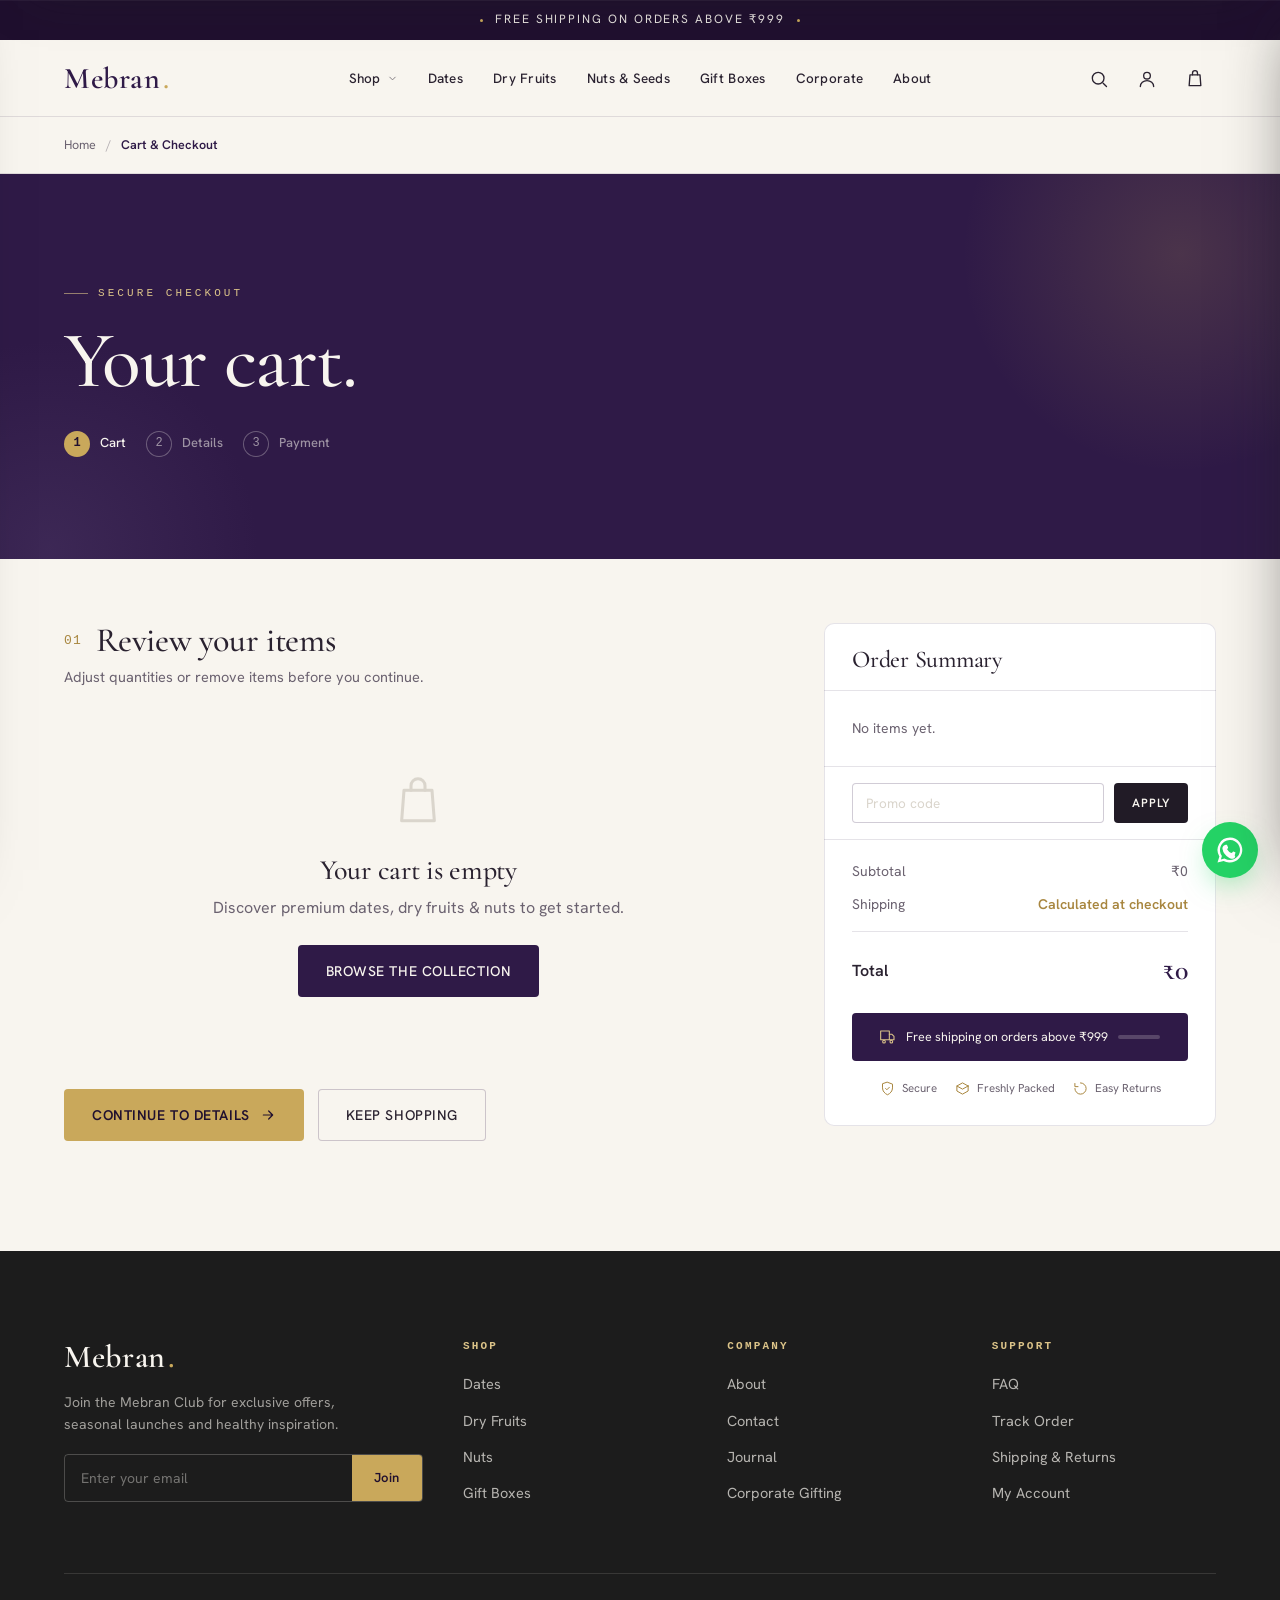
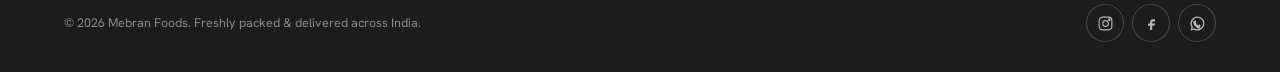
<file: project/Cart.html>
<!DOCTYPE html>
<html lang="en">
<head>
<meta charset="UTF-8">
<meta name="viewport" content="width=device-width, initial-scale=1.0">
<title>Cart &amp; Checkout · Mebran</title>
<meta name="description" content="Review your cart and check out securely. Premium dates, dry fruits and nuts — freshly packed and delivered across India.">
<link rel="stylesheet" href="mebran.css">
<link rel="stylesheet" href="pages.css">
</head>
<body data-nav="">

<div id="site-header"></div>

<nav class="crumb" aria-label="Breadcrumb">
  <div class="wrap crumb-inner">
    <a href="Mebran Homepage.html">Home</a>
    <span class="sep">/</span>
    <span class="here">Cart &amp; Checkout</span>
  </div>
</nav>

<!-- HERO + STEPS -->
<section class="page-hero">
  <div class="wrap page-hero-inner" style="max-width:1320px">
    <span class="eyebrow">Secure Checkout</span>
    <h1>Your cart.</h1>
    <div class="co-steps">
      <span class="co-step active" data-step="1"><span class="n">1</span> Cart</span>
      <span class="bar"></span>
      <span class="co-step" data-step="2"><span class="n">2</span> Details</span>
      <span class="bar"></span>
      <span class="co-step" data-step="3"><span class="n">3</span> Payment</span>
    </div>
  </div>
</section>

<!-- CHECKOUT -->
<section class="checkout">
  <div class="wrap checkout-grid">

    <!-- LEFT: step panels -->
    <div class="checkout-main">

      <!-- STEP 1 — CART -->
      <div id="stepCart">
        <div class="co-block">
          <h2 class="co-section-title"><span class="step-idx">01</span> Review your items</h2>
          <p class="sub">Adjust quantities or remove items before you continue.</p>
          <div class="co-items" id="coItems"></div>
          <div class="hero-cta" style="margin-top:32px">
            <button class="btn btn--gold" id="toDetails">Continue to Details
              <svg viewBox="0 0 24 24" fill="none" stroke="currentColor" stroke-width="1.8" stroke-linecap="round" stroke-linejoin="round"><path d="M5 12h14M13 6l6 6-6 6"/></svg>
            </button>
            <a class="btn btn--ghost" href="Shop.html">Keep Shopping</a>
          </div>
        </div>
      </div>

      <!-- STEP 2 — DETAILS -->
      <div id="stepDetails" style="display:none">
        <div class="co-block">
          <h2 class="co-section-title"><span class="step-idx">02</span> Contact &amp; delivery</h2>
          <p class="sub">Where should we send your order?</p>
          <form id="detailsForm" class="form-card">
            <div class="field-row">
              <div class="field"><label>First Name <span class="req">*</span></label><input class="input" type="text" required placeholder="Aisha"></div>
              <div class="field"><label>Last Name <span class="req">*</span></label><input class="input" type="text" required placeholder="Rahman"></div>
            </div>
            <div class="field-row">
              <div class="field"><label>Email <span class="req">*</span></label><input class="input" type="email" required placeholder="you@email.com"></div>
              <div class="field"><label>Phone <span class="req">*</span></label><input class="input" type="tel" required placeholder="+91 98765 43210"></div>
            </div>
            <div class="field"><label>Address <span class="req">*</span></label><input class="input" type="text" required placeholder="Flat / House no, Street, Area"></div>
            <div class="field-row">
              <div class="field"><label>City <span class="req">*</span></label><input class="input" type="text" required placeholder="Mumbai"></div>
              <div class="field"><label>PIN Code <span class="req">*</span></label><input class="input" type="text" required placeholder="400001"></div>
            </div>
            <div class="field">
              <label>State <span class="req">*</span></label>
              <select class="select" required>
                <option value="">Select state</option>
                <option>Maharashtra</option><option>Karnataka</option><option>Delhi</option>
                <option>Telangana</option><option>Tamil Nadu</option><option>Gujarat</option>
                <option>West Bengal</option><option>Uttar Pradesh</option><option>Other</option>
              </select>
            </div>
            <div class="field" style="margin-bottom:6px">
              <label>Delivery Notes <span style="opacity:.5">(optional)</span></label>
              <textarea class="textarea" style="min-height:84px" placeholder="Gate code, landmark, preferred time…"></textarea>
            </div>
          </form>
          <div class="hero-cta" style="margin-top:28px">
            <button class="btn btn--gold" id="toPayment">Continue to Payment
              <svg viewBox="0 0 24 24" fill="none" stroke="currentColor" stroke-width="1.8" stroke-linecap="round" stroke-linejoin="round"><path d="M5 12h14M13 6l6 6-6 6"/></svg>
            </button>
            <button class="btn btn--ghost" id="backToCart">Back to Cart</button>
          </div>
        </div>
      </div>

      <!-- STEP 3 — PAYMENT -->
      <div id="stepPayment" style="display:none">
        <div class="co-block">
          <h2 class="co-section-title"><span class="step-idx">03</span> Payment</h2>
          <p class="sub">All transactions are secure and encrypted.</p>
          <div class="form-card">
            <label class="pay-opt">
              <input type="radio" name="pay" checked>
              <span class="radio"></span>
              <span><span class="pay-name">UPI</span><span class="pay-desc">GPay · PhonePe · Paytm</span></span>
              <span class="pay-ico"><svg viewBox="0 0 24 24" fill="none" stroke="currentColor" stroke-width="1.5" stroke-linecap="round" stroke-linejoin="round"><rect x="5" y="2" width="14" height="20" rx="2"/><path d="M11 18h2"/></svg></span>
            </label>
            <label class="pay-opt">
              <input type="radio" name="pay">
              <span class="radio"></span>
              <span><span class="pay-name">Credit / Debit Card</span><span class="pay-desc">Visa · Mastercard · RuPay</span></span>
              <span class="pay-ico"><svg viewBox="0 0 24 24" fill="none" stroke="currentColor" stroke-width="1.5" stroke-linecap="round" stroke-linejoin="round"><rect x="2" y="5" width="20" height="14" rx="2"/><path d="M2 10h20"/></svg></span>
            </label>
            <label class="pay-opt">
              <input type="radio" name="pay">
              <span class="radio"></span>
              <span><span class="pay-name">Net Banking</span><span class="pay-desc">All major banks supported</span></span>
              <span class="pay-ico"><svg viewBox="0 0 24 24" fill="none" stroke="currentColor" stroke-width="1.5" stroke-linecap="round" stroke-linejoin="round"><path d="M3 21h18M4 10h16M5 10V7l7-4 7 4v3M8 10v8M12 10v8M16 10v8"/></svg></span>
            </label>
            <label class="pay-opt">
              <input type="radio" name="pay">
              <span class="radio"></span>
              <span><span class="pay-name">Cash on Delivery</span><span class="pay-desc">Pay when it arrives</span></span>
              <span class="pay-ico"><svg viewBox="0 0 24 24" fill="none" stroke="currentColor" stroke-width="1.5" stroke-linecap="round" stroke-linejoin="round"><rect x="2" y="6" width="20" height="12" rx="2"/><circle cx="12" cy="12" r="2.5"/></svg></span>
            </label>
          </div>
          <div class="hero-cta" style="margin-top:28px">
            <button class="btn btn--gold" id="placeOrder">Place Order · <span id="successTotalBtn"></span>
              <svg viewBox="0 0 24 24" fill="none" stroke="currentColor" stroke-width="1.8" stroke-linecap="round" stroke-linejoin="round"><path d="M20 6L9 17l-5-5"/></svg>
            </button>
            <button class="btn btn--ghost" id="backToDetails">Back to Details</button>
          </div>
        </div>
      </div>

      <!-- STEP 4 — SUCCESS -->
      <div id="stepSuccess" style="display:none">
        <div class="co-success">
          <div class="tick-ring"><svg viewBox="0 0 24 24" fill="none" stroke="currentColor" stroke-width="2" stroke-linecap="round" stroke-linejoin="round"><path d="M20 6L9 17l-5-5"/></svg></div>
          <h1>Thank you for your order.</h1>
          <p>We've received your order and our team is freshly packing it now. A confirmation has been sent to your email with tracking details.</p>
          <div class="order-ref">Order Ref · <span id="orderRef">MBR-00000</span></div>
          <p style="font-size:14px;margin-top:18px">Order total <b id="successTotal" style="color:var(--plum)"></b></p>
          <div class="final-cta" style="justify-content:center;margin-top:30px">
            <a class="btn btn--primary" href="Track Order.html">Track Your Order</a>
            <a class="btn btn--ghost" href="Shop.html">Continue Shopping</a>
          </div>
        </div>
      </div>

    </div>

    <!-- RIGHT: order summary -->
    <aside class="order-summary">
      <div class="os-head"><h3>Order Summary</h3></div>
      <div class="os-lines" id="osLines"></div>
      <div class="os-promo">
        <input class="input" type="text" id="promoInput" placeholder="Promo code">
        <button id="promoApply">Apply</button>
      </div>
      <div class="os-totals">
        <div class="os-row"><span>Subtotal</span><span id="osSub">₹0</span></div>
        <div class="os-row"><span>Shipping</span><span id="osShip">—</span></div>
        <div class="os-row grand"><span>Total</span><b id="osTotal">₹0</b></div>
      </div>
      <div class="drawer-ship" style="margin:0 28px;border-radius:var(--radius)">
        <svg viewBox="0 0 24 24" fill="none" stroke="currentColor" stroke-width="1.6" stroke-linecap="round" stroke-linejoin="round"><path d="M1 3h13v13H1z"/><path d="M14 8h4l3 3v5h-7"/><circle cx="6" cy="19" r="2"/><circle cx="17" cy="19" r="2"/></svg>
        <span id="osShipMsg">Free shipping on orders above ₹999</span>
        <span class="ship-bar"><i id="osShipBar" style="width:0%"></i></span>
      </div>
      <div class="os-foot">
        <div class="os-trust">
          <span><svg viewBox="0 0 24 24" fill="none" stroke="currentColor" stroke-width="1.6" stroke-linecap="round" stroke-linejoin="round"><path d="M12 2l8 3v6c0 5-3.4 9-8 11-4.6-2-8-6-8-11V5z"/><path d="M9 12l2 2 4-4"/></svg> Secure</span>
          <span><svg viewBox="0 0 24 24" fill="none" stroke="currentColor" stroke-width="1.6" stroke-linecap="round" stroke-linejoin="round"><path d="M21 8l-9-5-9 5 9 5 9-5z"/><path d="M3 8v8l9 5 9-5V8"/></svg> Freshly Packed</span>
          <span><svg viewBox="0 0 24 24" fill="none" stroke="currentColor" stroke-width="1.6" stroke-linecap="round" stroke-linejoin="round"><path d="M3 12a9 9 0 1 0 9-9"/><path d="M3 4v5h5"/></svg> Easy Returns</span>
        </div>
      </div>
    </aside>

  </div>
</section>

<div id="site-footer"></div>

<script src="chrome.js"></script>
<script src="mebran.js"></script>
<script src="checkout.js"></script>
<script>
  /* keep the Place Order button label in sync with the live total */
  (function(){
    const M = window.MEBRAN; if(!M) return;
    const sync = ()=>{ const b = document.getElementById('successTotalBtn'); if(b) b.textContent = M.inr(M.subtotal() + (M.subtotal()>=M.freeShip||M.subtotal()===0?0:79)); };
    M.onCartChange(sync); sync();
  })();
</script>
</body>
</html>
</file>
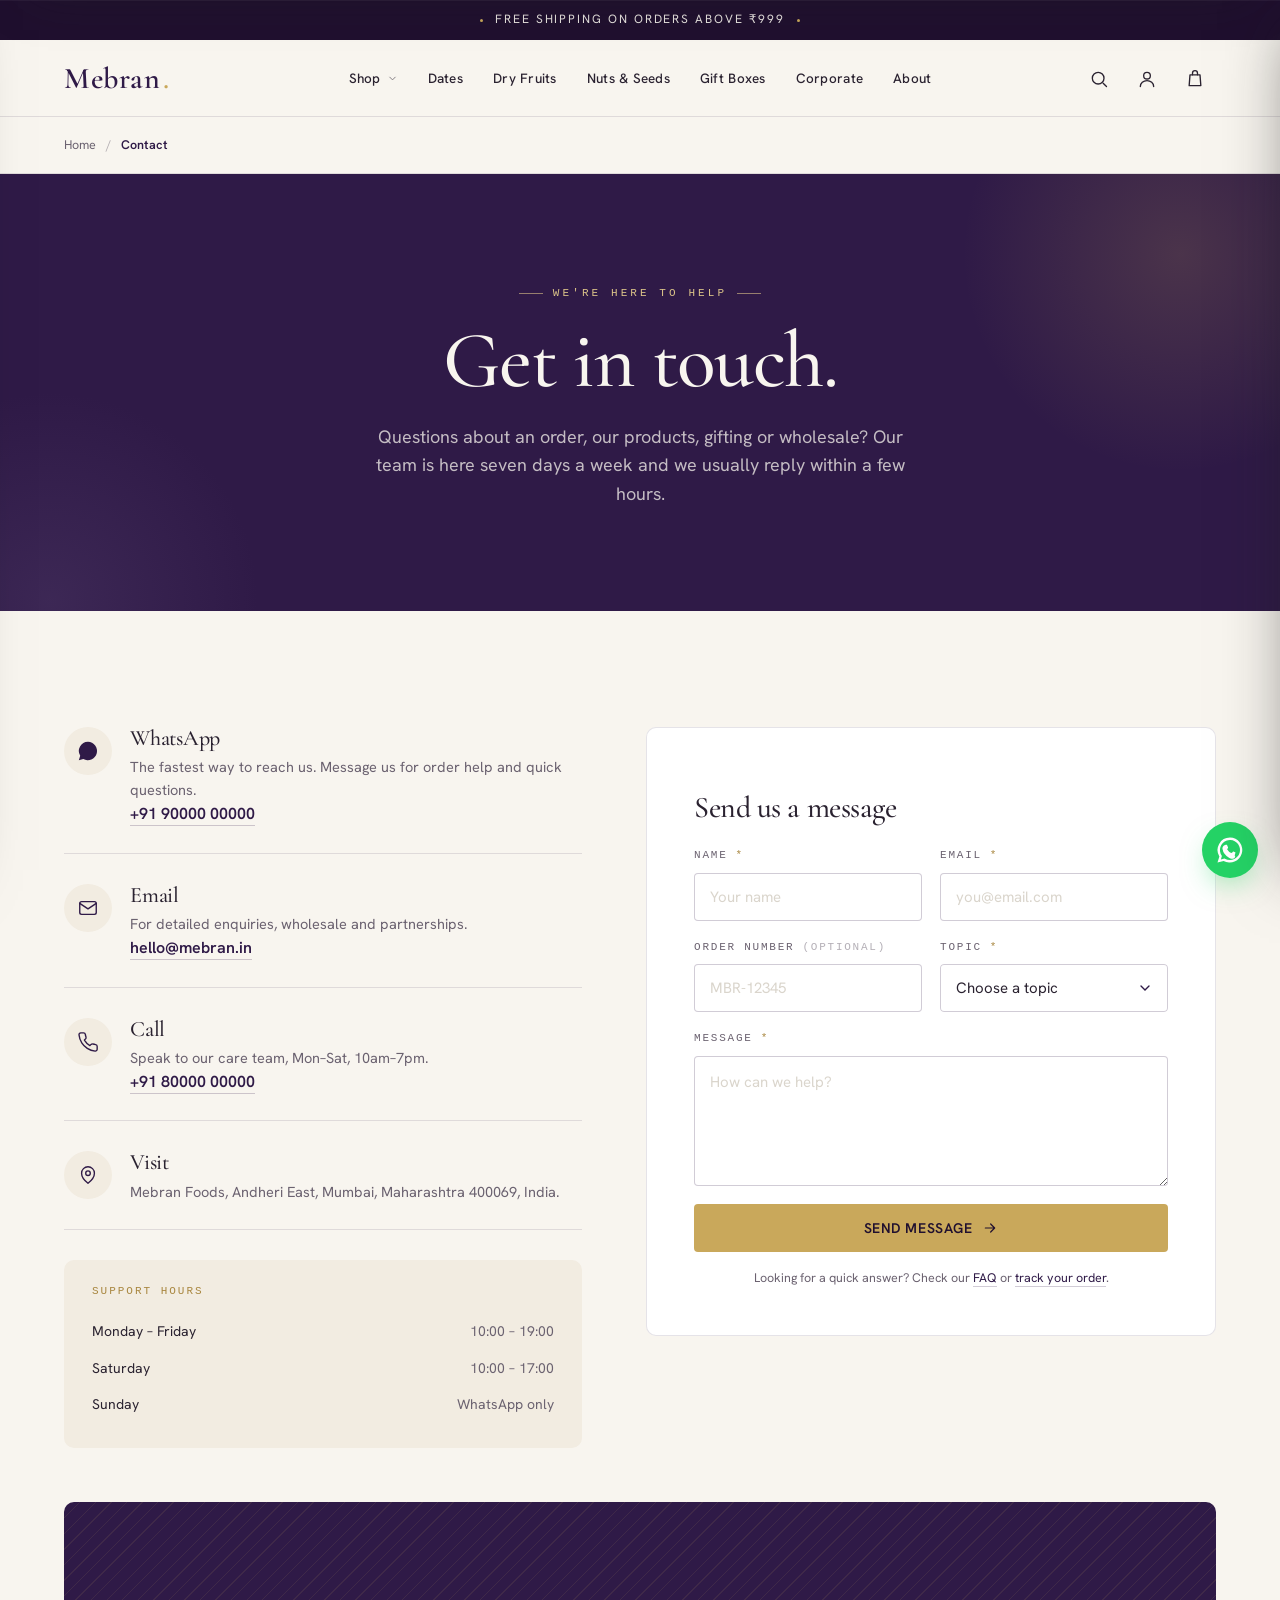
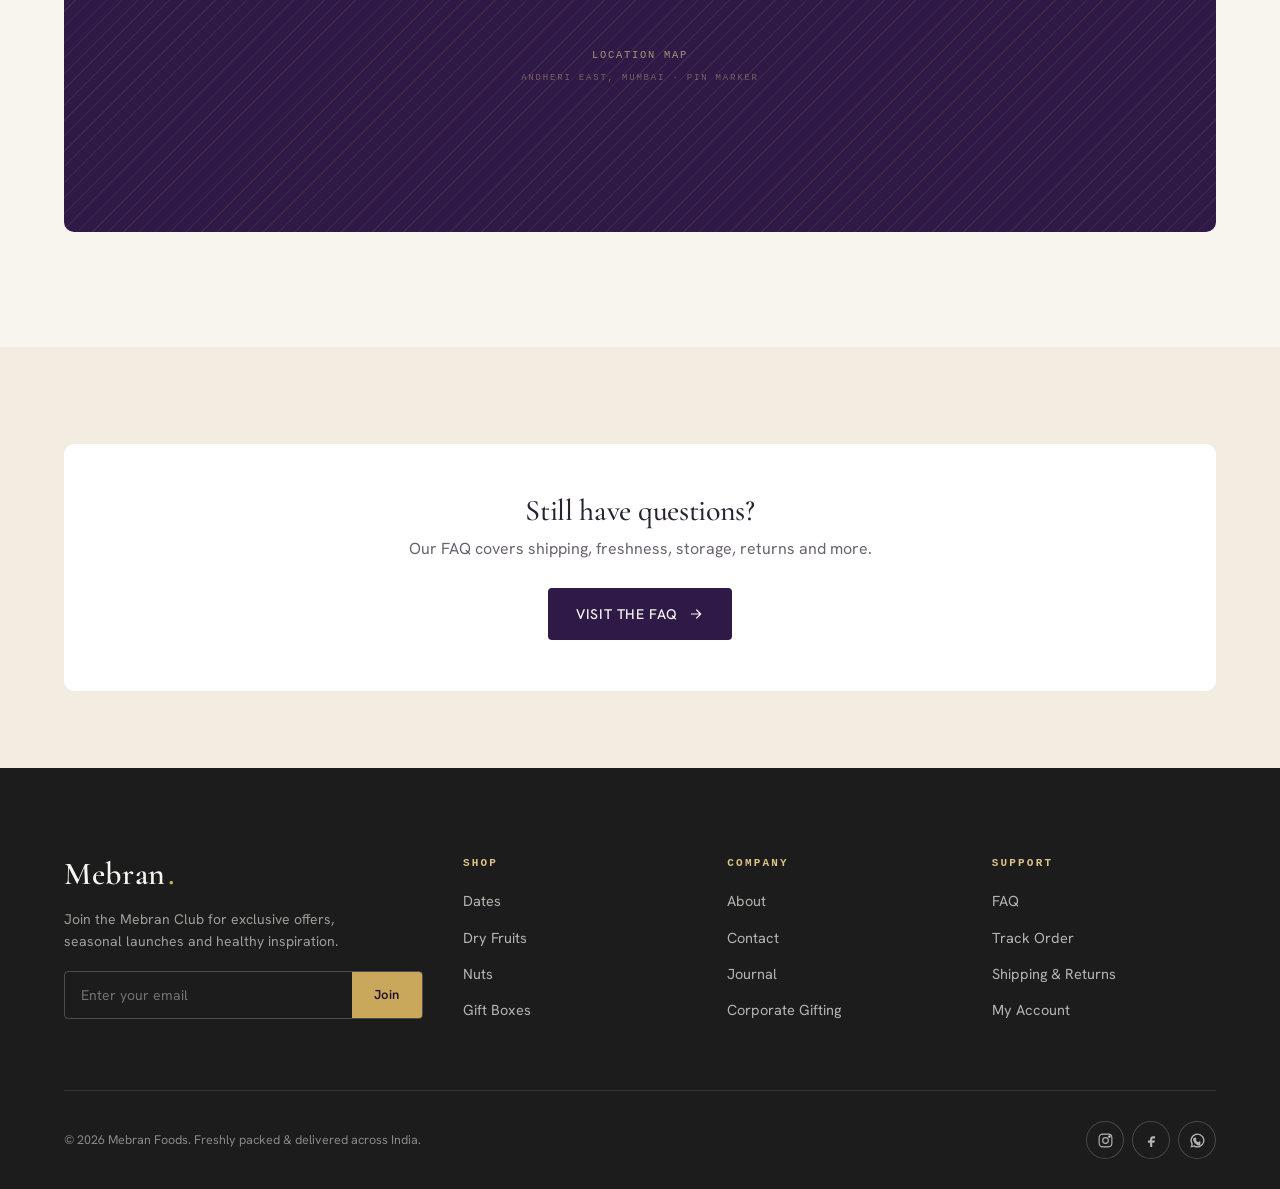
<file: project/Contact.html>
<!DOCTYPE html>
<html lang="en">
<head>
<meta charset="UTF-8">
<meta name="viewport" content="width=device-width, initial-scale=1.0">
<title>Contact &amp; Support · Mebran</title>
<meta name="description" content="Get in touch with the Mebran team — questions about orders, shipping, returns, wholesale or gifting. We're here to help, 7 days a week.">
<link rel="stylesheet" href="mebran.css">
<link rel="stylesheet" href="pages.css">
</head>
<body data-nav="">

<div id="site-header"></div>

<nav class="crumb" aria-label="Breadcrumb">
  <div class="wrap crumb-inner">
    <a href="Mebran Homepage.html">Home</a>
    <span class="sep">/</span>
    <span class="here">Contact</span>
  </div>
</nav>

<!-- HERO -->
<section class="page-hero center">
  <div class="wrap page-hero-inner">
    <span class="eyebrow center">We're Here To Help</span>
    <h1>Get in touch.</h1>
    <p>Questions about an order, our products, gifting or wholesale? Our team is here seven days a week and we usually reply within a few hours.</p>
  </div>
</section>

<!-- CONTACT -->
<section class="section">
  <div class="wrap">
    <div class="contact-grid">

      <!-- methods -->
      <div class="reveal">
        <div class="contact-methods">
          <div class="contact-method">
            <div class="cm-ico"><svg viewBox="0 0 24 24" fill="currentColor"><path d="M12 2a10 10 0 0 0-8.5 15.2L2 22l4.9-1.3A10 10 0 1 0 12 2zm4.4 12c-.2-.1-1.4-.7-1.6-.8s-.4-.1-.5.1-.6.8-.8.9-.3.2-.5.1a6.5 6.5 0 0 1-3.2-2.8c-.2-.4.2-.4.6-1.2 0-.2 0-.3 0-.5s-.5-1.3-.7-1.7-.4-.4-.5-.4h-.5a1 1 0 0 0-.7.3A2.8 2.8 0 0 0 6.3 12a5 5 0 0 0 1 2.6 11 11 0 0 0 4.2 3.7c2.4 1 2.4.7 2.9.6a2.5 2.5 0 0 0 1.6-1.1 2 2 0 0 0 .1-1.1c0-.1-.2-.2-.4-.3z"/></svg></div>
            <div><h3>WhatsApp</h3><p>The fastest way to reach us. Message us for order help and quick questions.</p><a class="cm-link" href="#">+91 90000 00000</a></div>
          </div>
          <div class="contact-method">
            <div class="cm-ico"><svg viewBox="0 0 24 24" fill="none" stroke="currentColor" stroke-width="1.5" stroke-linecap="round" stroke-linejoin="round"><rect x="3" y="5" width="18" height="14" rx="2"/><path d="M3 7l9 6 9-6"/></svg></div>
            <div><h3>Email</h3><p>For detailed enquiries, wholesale and partnerships.</p><a class="cm-link" href="mailto:hello@mebran.in">hello@mebran.in</a></div>
          </div>
          <div class="contact-method">
            <div class="cm-ico"><svg viewBox="0 0 24 24" fill="none" stroke="currentColor" stroke-width="1.5" stroke-linecap="round" stroke-linejoin="round"><path d="M22 16.9v3a2 2 0 0 1-2.2 2 19.8 19.8 0 0 1-8.6-3 19.5 19.5 0 0 1-6-6 19.8 19.8 0 0 1-3-8.6A2 2 0 0 1 4.1 2h3a2 2 0 0 1 2 1.7c.1 1 .4 1.9.7 2.8a2 2 0 0 1-.5 2.1L8.1 9.9a16 16 0 0 0 6 6l1.3-1.3a2 2 0 0 1 2.1-.4c.9.3 1.8.5 2.8.6a2 2 0 0 1 1.7 2z"/></svg></div>
            <div><h3>Call</h3><p>Speak to our care team, Mon–Sat, 10am–7pm.</p><a class="cm-link" href="tel:+918000000000">+91 80000 00000</a></div>
          </div>
          <div class="contact-method">
            <div class="cm-ico"><svg viewBox="0 0 24 24" fill="none" stroke="currentColor" stroke-width="1.5" stroke-linecap="round" stroke-linejoin="round"><path d="M12 21s-7-5.5-7-11a7 7 0 0 1 14 0c0 5.5-7 11-7 11z"/><circle cx="12" cy="10" r="2.5"/></svg></div>
            <div><h3>Visit</h3><p>Mebran Foods, Andheri East, Mumbai, Maharashtra 400069, India.</p></div>
          </div>
        </div>

        <div class="contact-hours">
          <h4>Support Hours</h4>
          <div class="ch-row"><span>Monday – Friday</span><span>10:00 – 19:00</span></div>
          <div class="ch-row"><span>Saturday</span><span>10:00 – 17:00</span></div>
          <div class="ch-row"><span>Sunday</span><span>WhatsApp only</span></div>
        </div>
      </div>

      <!-- form -->
      <form class="form-card reveal d1" data-demo="Thanks for reaching out — we'll reply within a few hours.">
        <h2 class="section-title" style="font-size:30px;margin-bottom:24px">Send us a message</h2>
        <div class="field-row">
          <div class="field"><label>Name <span class="req">*</span></label><input class="input" type="text" required placeholder="Your name"></div>
          <div class="field"><label>Email <span class="req">*</span></label><input class="input" type="email" required placeholder="you@email.com"></div>
        </div>
        <div class="field-row">
          <div class="field"><label>Order Number <span style="opacity:.5">(optional)</span></label><input class="input" type="text" placeholder="MBR-12345"></div>
          <div class="field"><label>Topic <span class="req">*</span></label>
            <select class="select" required>
              <option value="">Choose a topic</option>
              <option>Order &amp; delivery</option>
              <option>Product question</option>
              <option>Returns &amp; refunds</option>
              <option>Gifting</option>
              <option>Wholesale</option>
              <option>Something else</option>
            </select>
          </div>
        </div>
        <div class="field"><label>Message <span class="req">*</span></label><textarea class="textarea" required placeholder="How can we help?"></textarea></div>
        <button class="btn btn--gold btn--block" type="submit">Send Message
          <svg viewBox="0 0 24 24" fill="none" stroke="currentColor" stroke-width="1.8" stroke-linecap="round" stroke-linejoin="round"><path d="M5 12h14M13 6l6 6-6 6"/></svg>
        </button>
        <p class="form-note" style="text-align:center;margin-top:16px">Looking for a quick answer? Check our <a href="FAQ.html" style="color:var(--plum);border-bottom:1px solid var(--line-strong)">FAQ</a> or <a href="Track Order.html" style="color:var(--plum);border-bottom:1px solid var(--line-strong)">track your order</a>.</p>
      </form>

    </div>

    <!-- map strip -->
    <div class="map-strip reveal"><div class="ph ph--dark"><div class="ph-label">LOCATION MAP<span>andheri east, mumbai · pin marker</span></div></div></div>
  </div>
</section>

<!-- FAQ TEASER -->
<section class="section section--tight" style="background:var(--ivory-warm)">
  <div class="wrap">
    <div class="faq-cta reveal" style="background:#fff">
      <h3>Still have questions?</h3>
      <p>Our FAQ covers shipping, freshness, storage, returns and more.</p>
      <a class="btn btn--primary" href="FAQ.html">Visit the FAQ
        <svg viewBox="0 0 24 24" fill="none" stroke="currentColor" stroke-width="1.8" stroke-linecap="round" stroke-linejoin="round"><path d="M5 12h14M13 6l6 6-6 6"/></svg>
      </a>
    </div>
  </div>
</section>

<div id="site-footer"></div>

<script src="chrome.js"></script>
<script src="mebran.js"></script>
<script src="pages.js"></script>
</body>
</html>
</file>
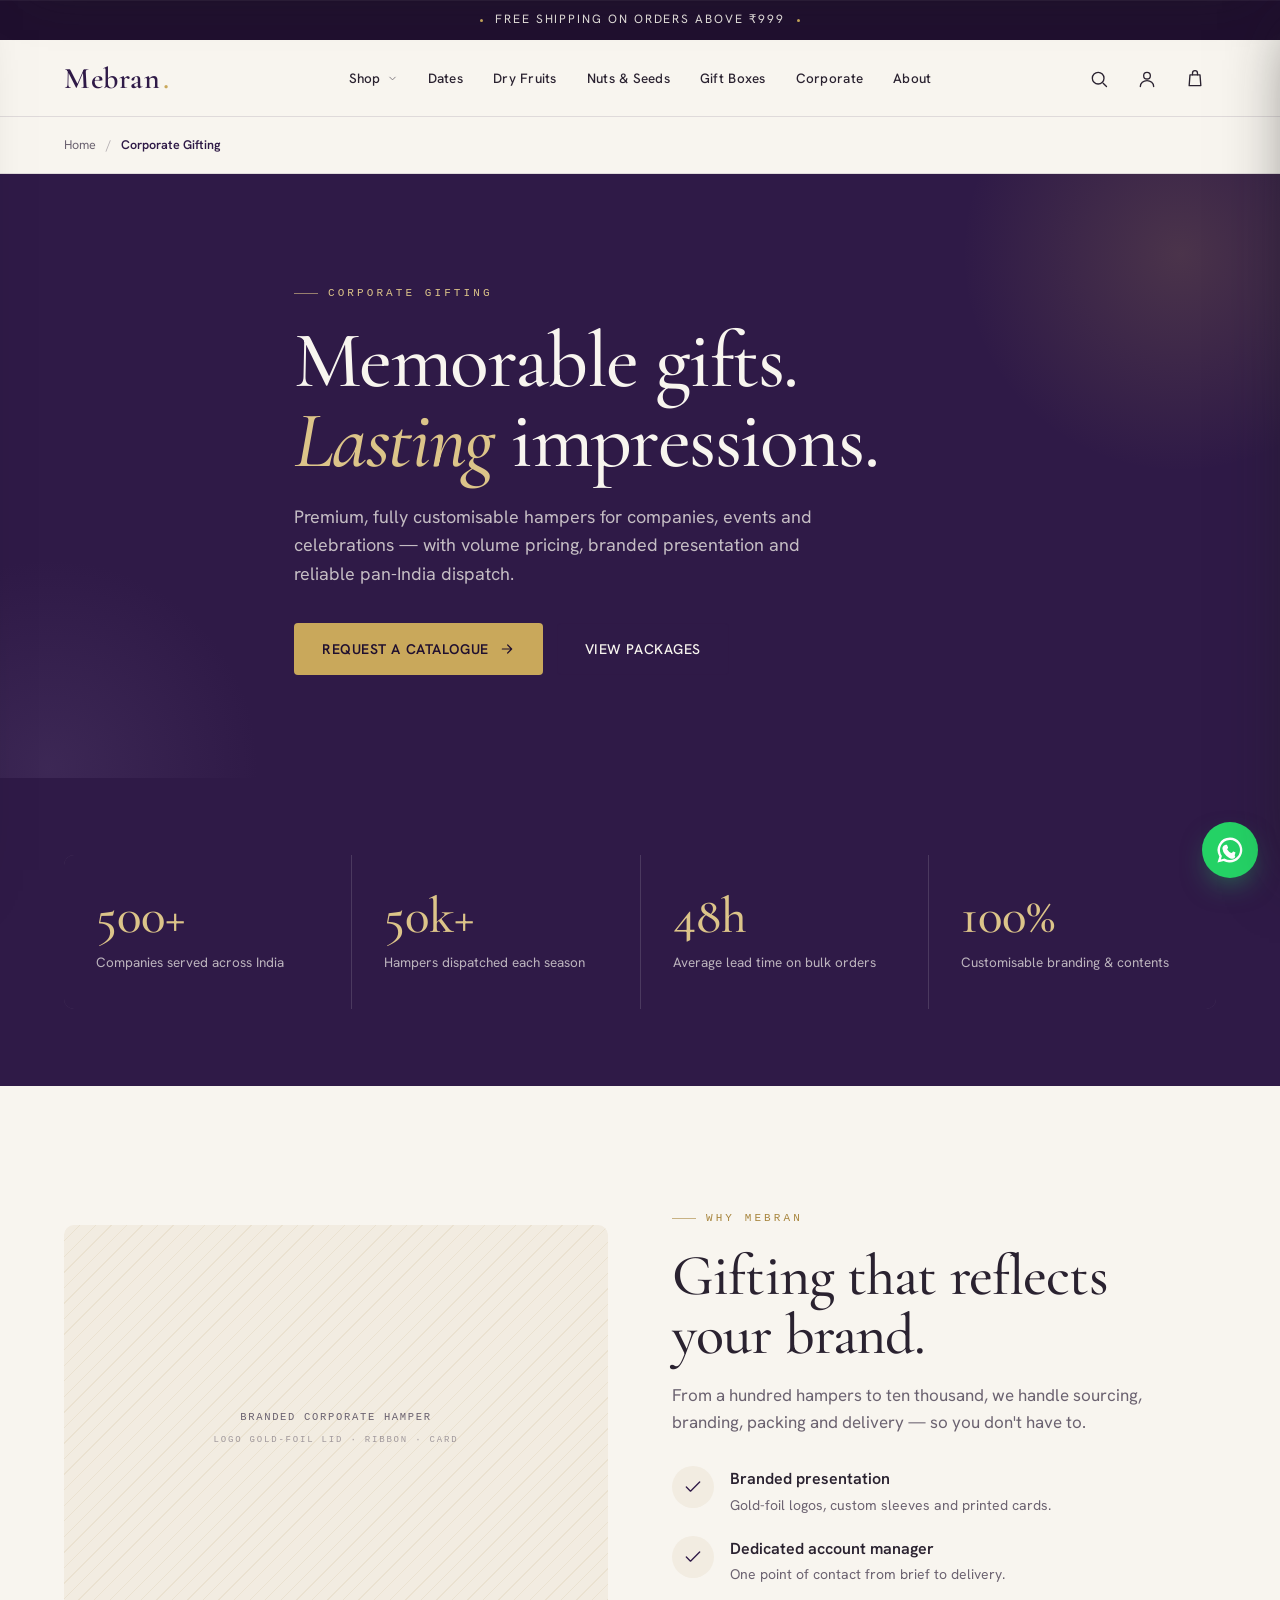
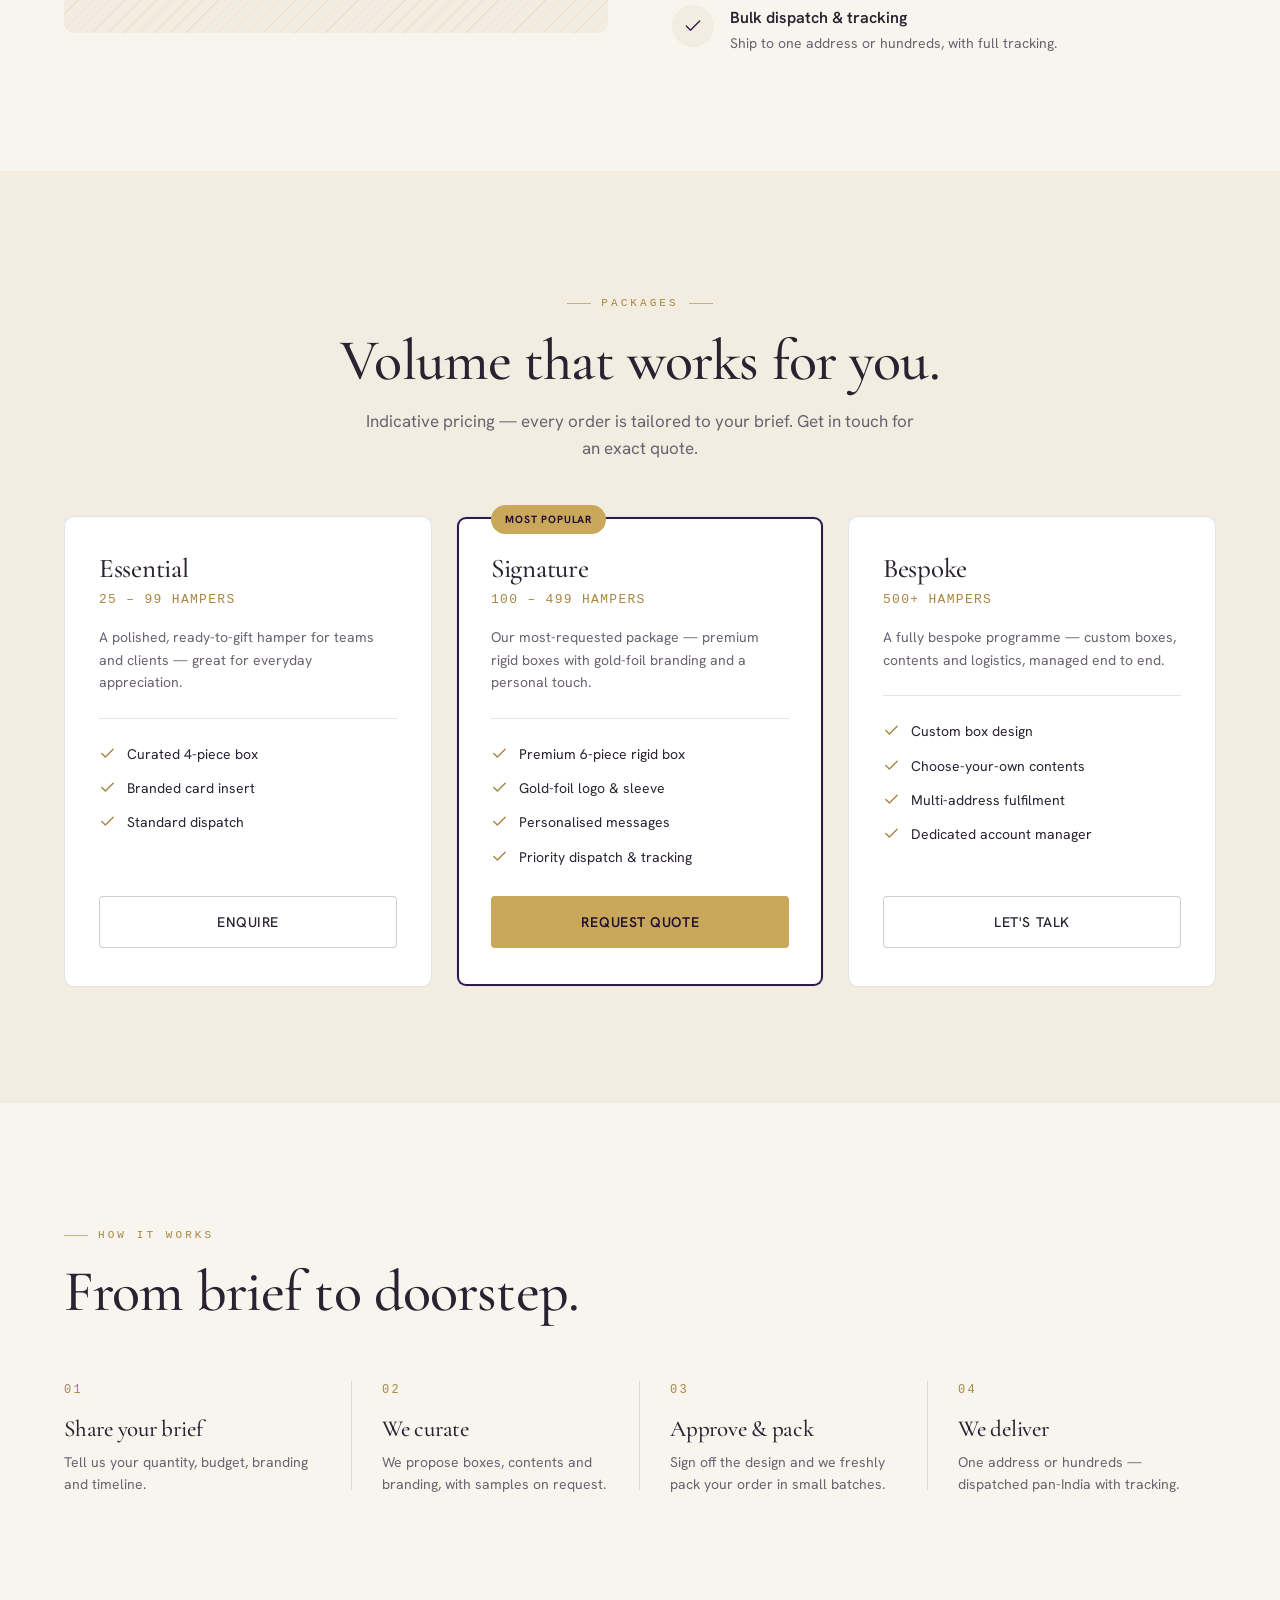
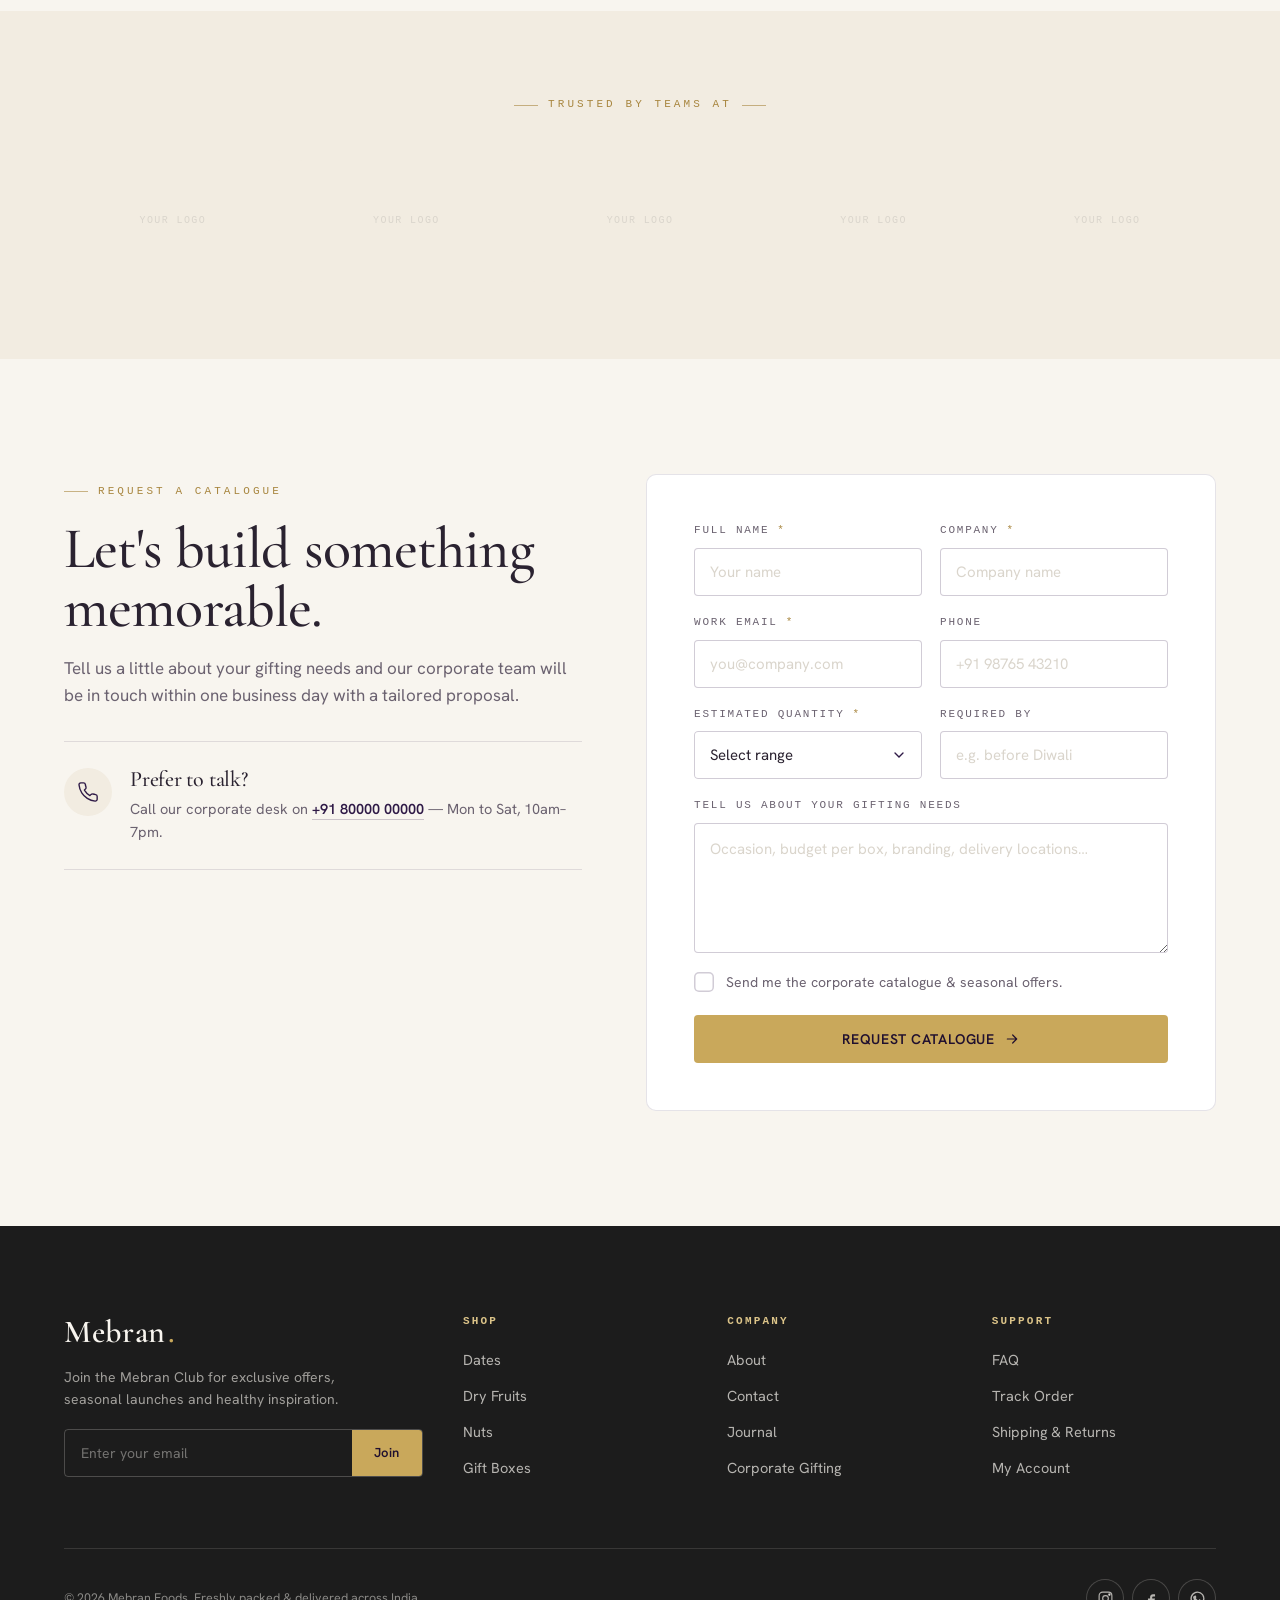
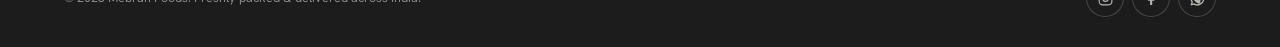
<file: project/Corporate Gifting.html>
<!DOCTYPE html>
<html lang="en">
<head>
<meta charset="UTF-8">
<meta name="viewport" content="width=device-width, initial-scale=1.0">
<title>Corporate Gifting — Premium Hampers At Scale · Mebran</title>
<meta name="description" content="Premium, fully customisable corporate gifting at scale — branded date and dry-fruit hampers with volume pricing, gold-foil logos and pan-India dispatch.">
<link rel="stylesheet" href="mebran.css">
<link rel="stylesheet" href="pages.css">
</head>
<body data-nav="corporate">

<div id="site-header"></div>

<nav class="crumb" aria-label="Breadcrumb">
  <div class="wrap crumb-inner">
    <a href="Mebran Homepage.html">Home</a>
    <span class="sep">/</span>
    <span class="here">Corporate Gifting</span>
  </div>
</nav>

<!-- HERO -->
<section class="page-hero">
  <div class="wrap page-hero-inner">
    <span class="eyebrow">Corporate Gifting</span>
    <h1>Memorable gifts. <em>Lasting</em> impressions.</h1>
    <p>Premium, fully customisable hampers for companies, events and celebrations — with volume pricing, branded presentation and reliable pan-India dispatch.</p>
    <div class="page-hero-cta">
      <a class="btn btn--gold" href="#enquiry">Request a Catalogue
        <svg viewBox="0 0 24 24" fill="none" stroke="currentColor" stroke-width="1.8" stroke-linecap="round" stroke-linejoin="round"><path d="M5 12h14M13 6l6 6-6 6"/></svg>
      </a>
      <a class="btn btn--ghost" href="#tiers">View Packages</a>
    </div>
  </div>
</section>

<!-- STAT BAND -->
<section class="section dark section--tight">
  <div class="wrap">
    <div class="stat-band">
      <div class="stat-cell"><b>500+</b><span>Companies served across India</span></div>
      <div class="stat-cell"><b>50k+</b><span>Hampers dispatched each season</span></div>
      <div class="stat-cell"><b>48h</b><span>Average lead time on bulk orders</span></div>
      <div class="stat-cell"><b>100%</b><span>Customisable branding &amp; contents</span></div>
    </div>
  </div>
</section>

<!-- WHY -->
<section class="section">
  <div class="wrap">
    <div class="feature-split">
      <div class="fs-media reveal"><div class="ph ph--gold"><div class="ph-label">BRANDED CORPORATE HAMPER<span>logo gold-foil lid · ribbon · card</span></div></div></div>
      <div class="reveal d1">
        <span class="eyebrow">Why Mebran</span>
        <h2 class="section-title">Gifting that reflects your brand.</h2>
        <p class="section-sub">From a hundred hampers to ten thousand, we handle sourcing, branding, packing and delivery — so you don't have to.</p>
        <ul class="fs-list">
          <li><span class="fs-ico"><svg viewBox="0 0 24 24" fill="none" stroke="currentColor" stroke-width="1.6" stroke-linecap="round" stroke-linejoin="round"><path d="M20 6L9 17l-5-5"/></svg></span><div><b>Branded presentation</b><span>Gold-foil logos, custom sleeves and printed cards.</span></div></li>
          <li><span class="fs-ico"><svg viewBox="0 0 24 24" fill="none" stroke="currentColor" stroke-width="1.6" stroke-linecap="round" stroke-linejoin="round"><path d="M20 6L9 17l-5-5"/></svg></span><div><b>Dedicated account manager</b><span>One point of contact from brief to delivery.</span></div></li>
          <li><span class="fs-ico"><svg viewBox="0 0 24 24" fill="none" stroke="currentColor" stroke-width="1.6" stroke-linecap="round" stroke-linejoin="round"><path d="M20 6L9 17l-5-5"/></svg></span><div><b>Bulk dispatch &amp; tracking</b><span>Ship to one address or hundreds, with full tracking.</span></div></li>
        </ul>
      </div>
    </div>
  </div>
</section>

<!-- TIERS -->
<section class="section" id="tiers" style="background:var(--ivory-warm)">
  <div class="wrap">
    <div class="lead-head center reveal">
      <span class="eyebrow center">Packages</span>
      <h2 class="section-title">Volume that works for you.</h2>
      <p class="section-sub">Indicative pricing — every order is tailored to your brief. Get in touch for an exact quote.</p>
    </div>
    <div class="tier-grid">
      <div class="tier-card reveal">
        <h3>Essential</h3>
        <span class="tier-vol">25 – 99 hampers</span>
        <p class="tier-desc">A polished, ready-to-gift hamper for teams and clients — great for everyday appreciation.</p>
        <ul class="tier-list">
          <li><svg viewBox="0 0 24 24" fill="none" stroke="currentColor" stroke-width="2" stroke-linecap="round" stroke-linejoin="round"><path d="M20 6L9 17l-5-5"/></svg> Curated 4-piece box</li>
          <li><svg viewBox="0 0 24 24" fill="none" stroke="currentColor" stroke-width="2" stroke-linecap="round" stroke-linejoin="round"><path d="M20 6L9 17l-5-5"/></svg> Branded card insert</li>
          <li><svg viewBox="0 0 24 24" fill="none" stroke="currentColor" stroke-width="2" stroke-linecap="round" stroke-linejoin="round"><path d="M20 6L9 17l-5-5"/></svg> Standard dispatch</li>
        </ul>
        <a class="btn btn--ghost" href="#enquiry">Enquire</a>
      </div>
      <div class="tier-card featured reveal d1">
        <span class="tier-tag">Most Popular</span>
        <h3>Signature</h3>
        <span class="tier-vol">100 – 499 hampers</span>
        <p class="tier-desc">Our most-requested package — premium rigid boxes with gold-foil branding and a personal touch.</p>
        <ul class="tier-list">
          <li><svg viewBox="0 0 24 24" fill="none" stroke="currentColor" stroke-width="2" stroke-linecap="round" stroke-linejoin="round"><path d="M20 6L9 17l-5-5"/></svg> Premium 6-piece rigid box</li>
          <li><svg viewBox="0 0 24 24" fill="none" stroke="currentColor" stroke-width="2" stroke-linecap="round" stroke-linejoin="round"><path d="M20 6L9 17l-5-5"/></svg> Gold-foil logo &amp; sleeve</li>
          <li><svg viewBox="0 0 24 24" fill="none" stroke="currentColor" stroke-width="2" stroke-linecap="round" stroke-linejoin="round"><path d="M20 6L9 17l-5-5"/></svg> Personalised messages</li>
          <li><svg viewBox="0 0 24 24" fill="none" stroke="currentColor" stroke-width="2" stroke-linecap="round" stroke-linejoin="round"><path d="M20 6L9 17l-5-5"/></svg> Priority dispatch &amp; tracking</li>
        </ul>
        <a class="btn btn--gold" href="#enquiry">Request Quote</a>
      </div>
      <div class="tier-card reveal d2">
        <h3>Bespoke</h3>
        <span class="tier-vol">500+ hampers</span>
        <p class="tier-desc">A fully bespoke programme — custom boxes, contents and logistics, managed end to end.</p>
        <ul class="tier-list">
          <li><svg viewBox="0 0 24 24" fill="none" stroke="currentColor" stroke-width="2" stroke-linecap="round" stroke-linejoin="round"><path d="M20 6L9 17l-5-5"/></svg> Custom box design</li>
          <li><svg viewBox="0 0 24 24" fill="none" stroke="currentColor" stroke-width="2" stroke-linecap="round" stroke-linejoin="round"><path d="M20 6L9 17l-5-5"/></svg> Choose-your-own contents</li>
          <li><svg viewBox="0 0 24 24" fill="none" stroke="currentColor" stroke-width="2" stroke-linecap="round" stroke-linejoin="round"><path d="M20 6L9 17l-5-5"/></svg> Multi-address fulfilment</li>
          <li><svg viewBox="0 0 24 24" fill="none" stroke="currentColor" stroke-width="2" stroke-linecap="round" stroke-linejoin="round"><path d="M20 6L9 17l-5-5"/></svg> Dedicated account manager</li>
        </ul>
        <a class="btn btn--ghost" href="#enquiry">Let's Talk</a>
      </div>
    </div>
  </div>
</section>

<!-- PROCESS -->
<section class="section">
  <div class="wrap">
    <div class="lead-head reveal">
      <span class="eyebrow">How It Works</span>
      <h2 class="section-title">From brief to doorstep.</h2>
    </div>
    <div class="process-grid">
      <div class="process-step reveal"><span class="ps-num">01</span><h3>Share your brief</h3><p>Tell us your quantity, budget, branding and timeline.</p></div>
      <div class="process-step reveal d1"><span class="ps-num">02</span><h3>We curate</h3><p>We propose boxes, contents and branding, with samples on request.</p></div>
      <div class="process-step reveal d2"><span class="ps-num">03</span><h3>Approve &amp; pack</h3><p>Sign off the design and we freshly pack your order in small batches.</p></div>
      <div class="process-step reveal d3"><span class="ps-num">04</span><h3>We deliver</h3><p>One address or hundreds — dispatched pan-India with tracking.</p></div>
    </div>
  </div>
</section>

<!-- TRUSTED BY -->
<section class="section section--tight" style="background:var(--ivory-warm)">
  <div class="wrap">
    <div class="lead-head center reveal">
      <span class="eyebrow center">Trusted By Teams At</span>
    </div>
    <div class="logo-wall reveal">
      <div class="logo-cell"><span>your logo</span></div>
      <div class="logo-cell"><span>your logo</span></div>
      <div class="logo-cell"><span>your logo</span></div>
      <div class="logo-cell"><span>your logo</span></div>
      <div class="logo-cell"><span>your logo</span></div>
    </div>
  </div>
</section>

<!-- ENQUIRY FORM -->
<section class="section" id="enquiry">
  <div class="wrap">
    <div class="contact-grid">
      <div class="reveal">
        <span class="eyebrow">Request a Catalogue</span>
        <h2 class="section-title">Let's build something memorable.</h2>
        <p class="section-sub">Tell us a little about your gifting needs and our corporate team will be in touch within one business day with a tailored proposal.</p>
        <div class="contact-method" style="margin-top:32px;border-top:1px solid var(--line);padding-top:26px">
          <div class="cm-ico"><svg viewBox="0 0 24 24" fill="none" stroke="currentColor" stroke-width="1.5" stroke-linecap="round" stroke-linejoin="round"><path d="M4 4h16v16H4z" opacity="0"/><path d="M22 16.9v3a2 2 0 0 1-2.2 2 19.8 19.8 0 0 1-8.6-3 19.5 19.5 0 0 1-6-6 19.8 19.8 0 0 1-3-8.6A2 2 0 0 1 4.1 2h3a2 2 0 0 1 2 1.7c.1 1 .4 1.9.7 2.8a2 2 0 0 1-.5 2.1L8.1 9.9a16 16 0 0 0 6 6l1.3-1.3a2 2 0 0 1 2.1-.4c.9.3 1.8.5 2.8.6a2 2 0 0 1 1.7 2z"/></svg></div>
          <div><h3>Prefer to talk?</h3><p>Call our corporate desk on <a class="cm-link" href="tel:+918000000000">+91 80000 00000</a> — Mon to Sat, 10am–7pm.</p></div>
        </div>
      </div>
      <form class="form-card reveal d1" data-demo="Thanks — our corporate team will be in touch within one business day.">
        <div class="field-row">
          <div class="field"><label>Full Name <span class="req">*</span></label><input class="input" type="text" required placeholder="Your name"></div>
          <div class="field"><label>Company <span class="req">*</span></label><input class="input" type="text" required placeholder="Company name"></div>
        </div>
        <div class="field-row">
          <div class="field"><label>Work Email <span class="req">*</span></label><input class="input" type="email" required placeholder="you@company.com"></div>
          <div class="field"><label>Phone</label><input class="input" type="tel" placeholder="+91 98765 43210"></div>
        </div>
        <div class="field-row">
          <div class="field"><label>Estimated Quantity <span class="req">*</span></label>
            <select class="select" required>
              <option value="">Select range</option>
              <option>25 – 99 hampers</option>
              <option>100 – 499 hampers</option>
              <option>500 – 999 hampers</option>
              <option>1000+ hampers</option>
            </select>
          </div>
          <div class="field"><label>Required By</label><input class="input" type="text" placeholder="e.g. before Diwali"></div>
        </div>
        <div class="field"><label>Tell us about your gifting needs</label><textarea class="textarea" placeholder="Occasion, budget per box, branding, delivery locations…"></textarea></div>
        <label class="check-line" style="margin:6px 0 22px"><input type="checkbox"><span class="cbox"><svg viewBox="0 0 24 24" fill="none" stroke="currentColor" stroke-width="3" stroke-linecap="round" stroke-linejoin="round"><path d="M20 6L9 17l-5-5"/></svg></span> Send me the corporate catalogue &amp; seasonal offers.</label>
        <button class="btn btn--gold btn--block" type="submit">Request Catalogue
          <svg viewBox="0 0 24 24" fill="none" stroke="currentColor" stroke-width="1.8" stroke-linecap="round" stroke-linejoin="round"><path d="M5 12h14M13 6l6 6-6 6"/></svg>
        </button>
      </form>
    </div>
  </div>
</section>

<div id="site-footer"></div>

<script src="chrome.js"></script>
<script src="mebran.js"></script>
<script src="pages.js"></script>
</body>
</html>
</file>
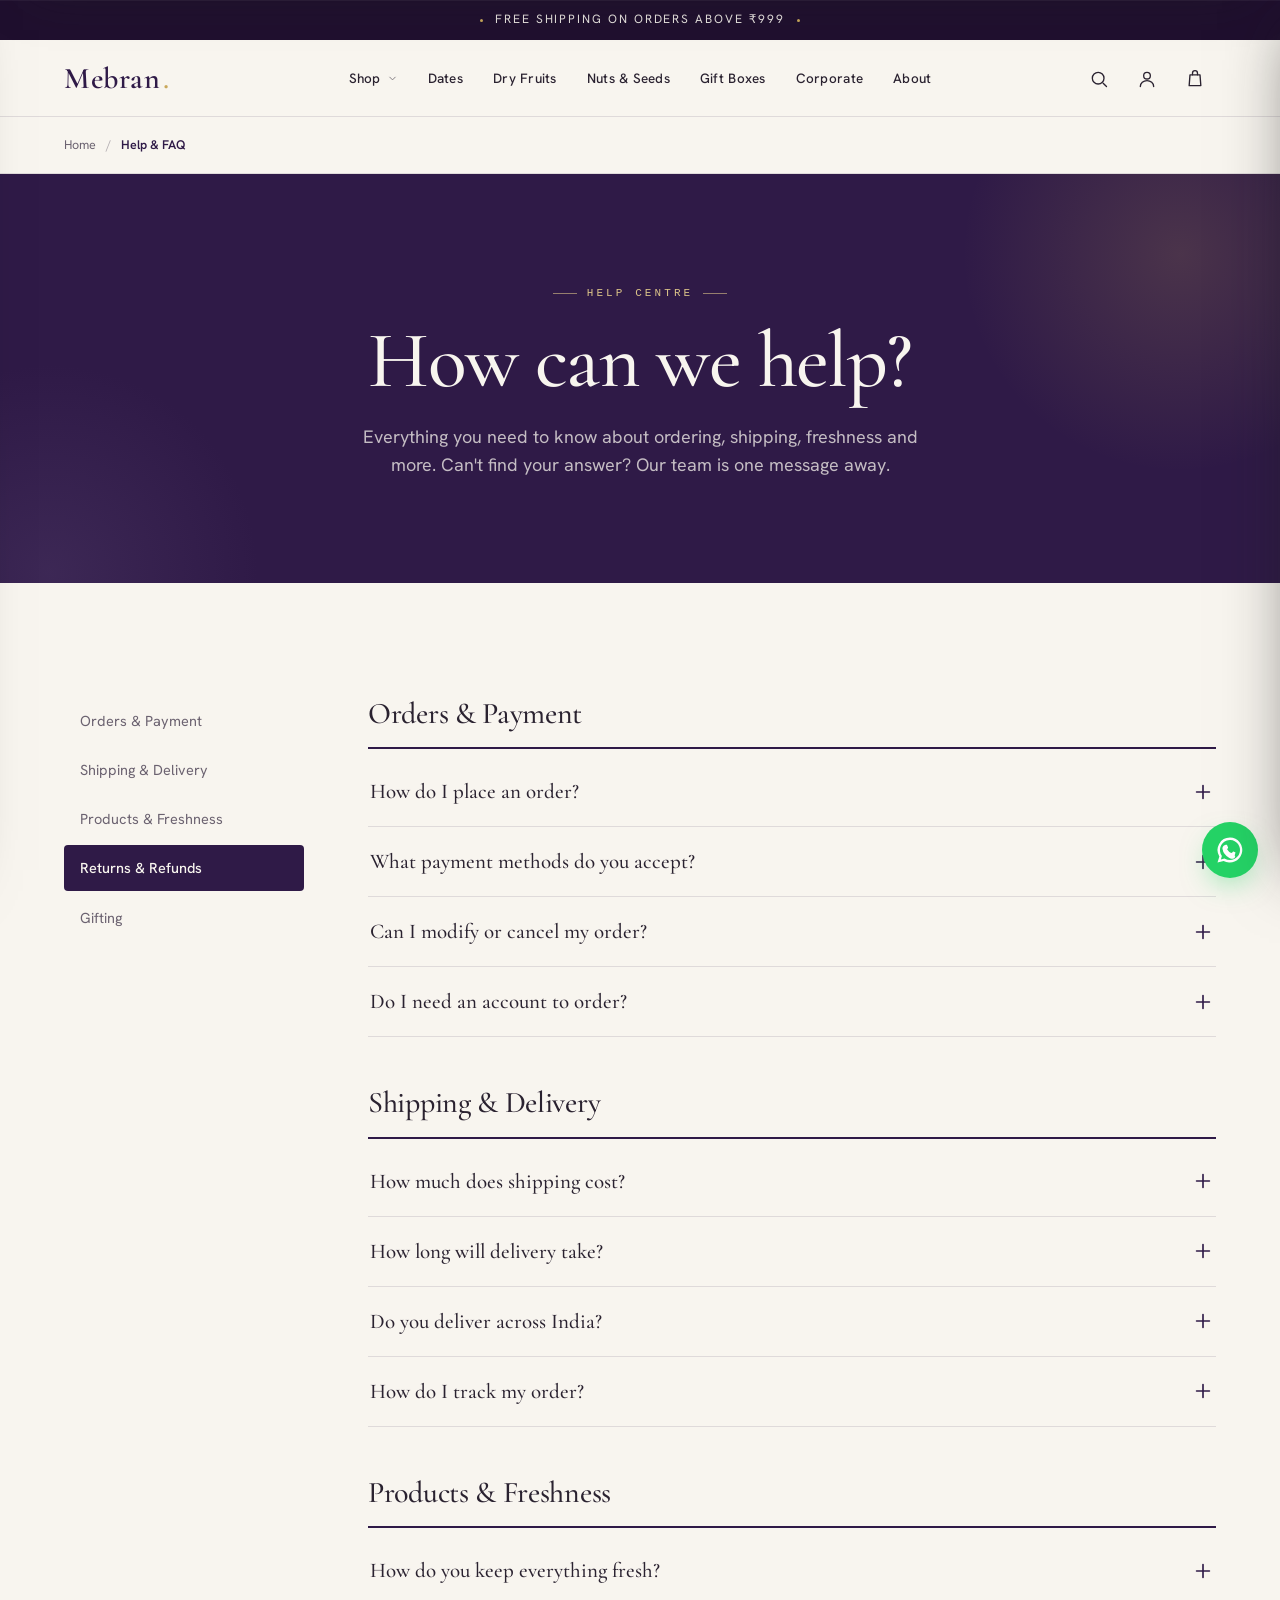
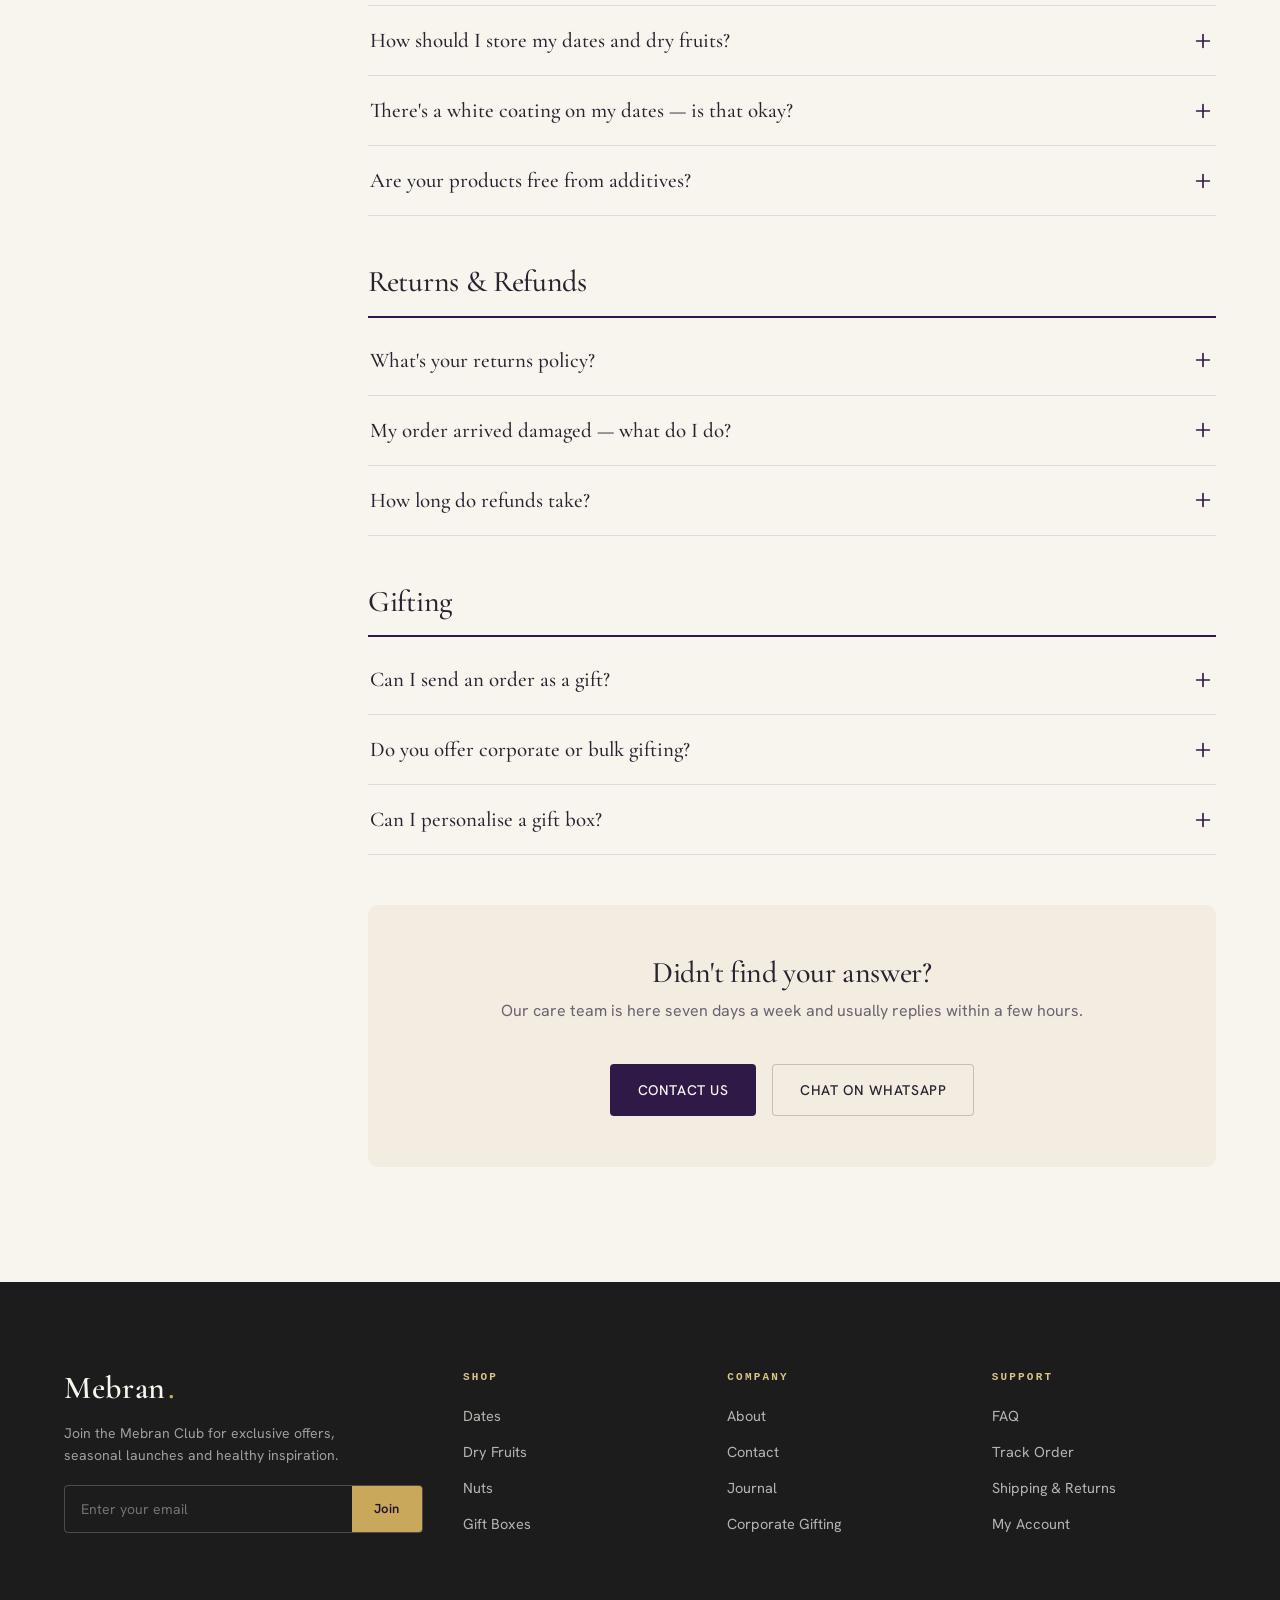
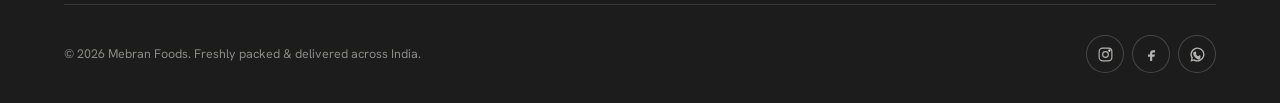
<file: project/FAQ.html>
<!DOCTYPE html>
<html lang="en">
<head>
<meta charset="UTF-8">
<meta name="viewport" content="width=device-width, initial-scale=1.0">
<title>Help &amp; FAQ · Mebran</title>
<meta name="description" content="Answers to common questions about Mebran orders, shipping, freshness, storage, returns and gifting.">
<link rel="stylesheet" href="mebran.css">
<link rel="stylesheet" href="pages.css">
</head>
<body data-nav="">

<div id="site-header"></div>

<nav class="crumb" aria-label="Breadcrumb">
  <div class="wrap crumb-inner">
    <a href="Mebran Homepage.html">Home</a>
    <span class="sep">/</span>
    <span class="here">Help &amp; FAQ</span>
  </div>
</nav>

<!-- HERO -->
<section class="page-hero center">
  <div class="wrap page-hero-inner">
    <span class="eyebrow center">Help Centre</span>
    <h1>How can we help?</h1>
    <p>Everything you need to know about ordering, shipping, freshness and more. Can't find your answer? Our team is one message away.</p>
  </div>
</section>

<!-- FAQ -->
<section class="section">
  <div class="wrap faq-layout">

    <!-- side nav -->
    <nav class="faq-nav" aria-label="FAQ categories">
      <a href="#orders" class="active">Orders &amp; Payment</a>
      <a href="#shipping">Shipping &amp; Delivery</a>
      <a href="#products">Products &amp; Freshness</a>
      <a href="#returns">Returns &amp; Refunds</a>
      <a href="#gifting">Gifting</a>
    </nav>

    <!-- groups -->
    <div class="faq-main">

      <div class="faq-group" id="orders">
        <h2>Orders &amp; Payment</h2>
        <div class="faq-item">
          <button class="faq-q">How do I place an order?<span class="faq-ico"><svg viewBox="0 0 24 24" fill="none" stroke="currentColor" stroke-width="1.8" stroke-linecap="round"><path d="M12 5v14M5 12h14"/></svg></span></button>
          <div class="faq-a"><div class="faq-a-inner"><p>Browse the shop, add items to your cart and proceed to checkout. You can review and adjust quantities at any point before placing your order, and you don't need an account to buy.</p></div></div>
        </div>
        <div class="faq-item">
          <button class="faq-q">What payment methods do you accept?<span class="faq-ico"><svg viewBox="0 0 24 24" fill="none" stroke="currentColor" stroke-width="1.8" stroke-linecap="round"><path d="M12 5v14M5 12h14"/></svg></span></button>
          <div class="faq-a"><div class="faq-a-inner"><p>We accept UPI (GPay, PhonePe, Paytm), all major credit and debit cards, net banking and cash on delivery. All online payments are secure and encrypted.</p></div></div>
        </div>
        <div class="faq-item">
          <button class="faq-q">Can I modify or cancel my order?<span class="faq-ico"><svg viewBox="0 0 24 24" fill="none" stroke="currentColor" stroke-width="1.8" stroke-linecap="round"><path d="M12 5v14M5 12h14"/></svg></span></button>
          <div class="faq-a"><div class="faq-a-inner"><p>Because we pack fresh and dispatch quickly, there's a short window to make changes. Message us on WhatsApp as soon as possible after ordering and we'll do our best to help before it ships.</p></div></div>
        </div>
        <div class="faq-item">
          <button class="faq-q">Do I need an account to order?<span class="faq-ico"><svg viewBox="0 0 24 24" fill="none" stroke="currentColor" stroke-width="1.8" stroke-linecap="round"><path d="M12 5v14M5 12h14"/></svg></span></button>
          <div class="faq-a"><div class="faq-a-inner"><p>No — you can check out as a guest. Creating an account simply lets you track orders, save favourites and check out faster next time.</p></div></div>
        </div>
      </div>

      <div class="faq-group" id="shipping">
        <h2>Shipping &amp; Delivery</h2>
        <div class="faq-item">
          <button class="faq-q">How much does shipping cost?<span class="faq-ico"><svg viewBox="0 0 24 24" fill="none" stroke="currentColor" stroke-width="1.8" stroke-linecap="round"><path d="M12 5v14M5 12h14"/></svg></span></button>
          <div class="faq-a"><div class="faq-a-inner"><p>Shipping is free on all orders above ₹999. Below that, a flat fee of ₹79 applies, calculated automatically at checkout.</p></div></div>
        </div>
        <div class="faq-item">
          <button class="faq-q">How long will delivery take?<span class="faq-ico"><svg viewBox="0 0 24 24" fill="none" stroke="currentColor" stroke-width="1.8" stroke-linecap="round"><path d="M12 5v14M5 12h14"/></svg></span></button>
          <div class="faq-a"><div class="faq-a-inner"><p>Standard delivery takes 2–5 business days across India. Metro cities are usually quicker. You'll receive tracking the moment your order is dispatched.</p></div></div>
        </div>
        <div class="faq-item">
          <button class="faq-q">Do you deliver across India?<span class="faq-ico"><svg viewBox="0 0 24 24" fill="none" stroke="currentColor" stroke-width="1.8" stroke-linecap="round"><path d="M12 5v14M5 12h14"/></svg></span></button>
          <div class="faq-a"><div class="faq-a-inner"><p>Yes — we dispatch to every serviceable PIN code in the country. If we can't reach your area, we'll let you know before charging you.</p></div></div>
        </div>
        <div class="faq-item">
          <button class="faq-q">How do I track my order?<span class="faq-ico"><svg viewBox="0 0 24 24" fill="none" stroke="currentColor" stroke-width="1.8" stroke-linecap="round"><path d="M12 5v14M5 12h14"/></svg></span></button>
          <div class="faq-a"><div class="faq-a-inner"><p>Use our <a href="Track Order.html" style="color:var(--plum);border-bottom:1px solid var(--line-strong)">Track Order</a> page with the order number from your confirmation email, or tap the tracking link in your dispatch message.</p></div></div>
        </div>
      </div>

      <div class="faq-group" id="products">
        <h2>Products &amp; Freshness</h2>
        <div class="faq-item">
          <button class="faq-q">How do you keep everything fresh?<span class="faq-ico"><svg viewBox="0 0 24 24" fill="none" stroke="currentColor" stroke-width="1.8" stroke-linecap="round"><path d="M12 5v14M5 12h14"/></svg></span></button>
          <div class="faq-a"><div class="faq-a-inner"><p>We pack in small batches and seal at source, so nothing sits in a warehouse. Most orders are freshly packed within a day or two of dispatch.</p></div></div>
        </div>
        <div class="faq-item">
          <button class="faq-q">How should I store my dates and dry fruits?<span class="faq-ico"><svg viewBox="0 0 24 24" fill="none" stroke="currentColor" stroke-width="1.8" stroke-linecap="round"><path d="M12 5v14M5 12h14"/></svg></span></button>
          <div class="faq-a"><div class="faq-a-inner"><p>Store in a cool, dry place away from direct sunlight. Once opened, keep dates refrigerated in an airtight container to preserve softness. Nuts stay freshest sealed and cool.</p></div></div>
        </div>
        <div class="faq-item">
          <button class="faq-q">There's a white coating on my dates — is that okay?<span class="faq-ico"><svg viewBox="0 0 24 24" fill="none" stroke="currentColor" stroke-width="1.8" stroke-linecap="round"><path d="M12 5v14M5 12h14"/></svg></span></button>
          <div class="faq-a"><div class="faq-a-inner"><p>Yes — that's a natural sugar bloom, where the fruit's own sugars rise to the surface. It's completely harmless and actually a sign of pure, unadulterated dates.</p></div></div>
        </div>
        <div class="faq-item">
          <button class="faq-q">Are your products free from additives?<span class="faq-ico"><svg viewBox="0 0 24 24" fill="none" stroke="currentColor" stroke-width="1.8" stroke-linecap="round"><path d="M12 5v14M5 12h14"/></svg></span></button>
          <div class="faq-a"><div class="faq-a-inner"><p>Always. No added sugar, no preservatives and no artificial colours — just naturally good fruit and nuts.</p></div></div>
        </div>
      </div>

      <div class="faq-group" id="returns">
        <h2>Returns &amp; Refunds</h2>
        <div class="faq-item">
          <button class="faq-q">What's your returns policy?<span class="faq-ico"><svg viewBox="0 0 24 24" fill="none" stroke="currentColor" stroke-width="1.8" stroke-linecap="round"><path d="M12 5v14M5 12h14"/></svg></span></button>
          <div class="faq-a"><div class="faq-a-inner"><p>As we sell perishable food, we can't accept returns of opened items for hygiene reasons. However, if anything arrives damaged or below standard, reach out within 7 days and we'll make it right.</p></div></div>
        </div>
        <div class="faq-item">
          <button class="faq-q">My order arrived damaged — what do I do?<span class="faq-ico"><svg viewBox="0 0 24 24" fill="none" stroke="currentColor" stroke-width="1.8" stroke-linecap="round"><path d="M12 5v14M5 12h14"/></svg></span></button>
          <div class="faq-a"><div class="faq-a-inner"><p>We're sorry to hear that. Send us a photo on WhatsApp or email within 7 days of delivery and we'll arrange a replacement or refund straight away.</p></div></div>
        </div>
        <div class="faq-item">
          <button class="faq-q">How long do refunds take?<span class="faq-ico"><svg viewBox="0 0 24 24" fill="none" stroke="currentColor" stroke-width="1.8" stroke-linecap="round"><path d="M12 5v14M5 12h14"/></svg></span></button>
          <div class="faq-a"><div class="faq-a-inner"><p>Once approved, refunds are processed within 2–3 business days and typically reach your account in 5–7 business days, depending on your bank.</p></div></div>
        </div>
      </div>

      <div class="faq-group" id="gifting">
        <h2>Gifting</h2>
        <div class="faq-item">
          <button class="faq-q">Can I send an order as a gift?<span class="faq-ico"><svg viewBox="0 0 24 24" fill="none" stroke="currentColor" stroke-width="1.8" stroke-linecap="round"><path d="M12 5v14M5 12h14"/></svg></span></button>
          <div class="faq-a"><div class="faq-a-inner"><p>Absolutely. Explore our <a href="Gift Boxes.html" style="color:var(--plum);border-bottom:1px solid var(--line-strong)">gift boxes</a>, add a personal message and ship directly to your recipient. We never include pricing in gift parcels.</p></div></div>
        </div>
        <div class="faq-item">
          <button class="faq-q">Do you offer corporate or bulk gifting?<span class="faq-ico"><svg viewBox="0 0 24 24" fill="none" stroke="currentColor" stroke-width="1.8" stroke-linecap="round"><path d="M12 5v14M5 12h14"/></svg></span></button>
          <div class="faq-a"><div class="faq-a-inner"><p>Yes — we specialise in it. Branded hampers, volume pricing and pan-India dispatch are all available. See our <a href="Corporate Gifting.html" style="color:var(--plum);border-bottom:1px solid var(--line-strong)">Corporate Gifting</a> page to request a catalogue.</p></div></div>
        </div>
        <div class="faq-item">
          <button class="faq-q">Can I personalise a gift box?<span class="faq-ico"><svg viewBox="0 0 24 24" fill="none" stroke="currentColor" stroke-width="1.8" stroke-linecap="round"><path d="M12 5v14M5 12h14"/></svg></span></button>
          <div class="faq-a"><div class="faq-a-inner"><p>You can add a hand-written note, choose your ribbon and schedule the delivery date. For fully bespoke boxes, get in touch and we'll build something special.</p></div></div>
        </div>
      </div>

      <div class="faq-cta">
        <h3>Didn't find your answer?</h3>
        <p>Our care team is here seven days a week and usually replies within a few hours.</p>
        <div class="final-cta" style="justify-content:center">
          <a class="btn btn--primary" href="Contact.html">Contact Us</a>
          <a class="btn btn--ghost" href="#">Chat on WhatsApp</a>
        </div>
      </div>

    </div>
  </div>
</section>

<div id="site-footer"></div>

<script src="chrome.js"></script>
<script src="mebran.js"></script>
<script src="pages.js"></script>
</body>
</html>
</file>
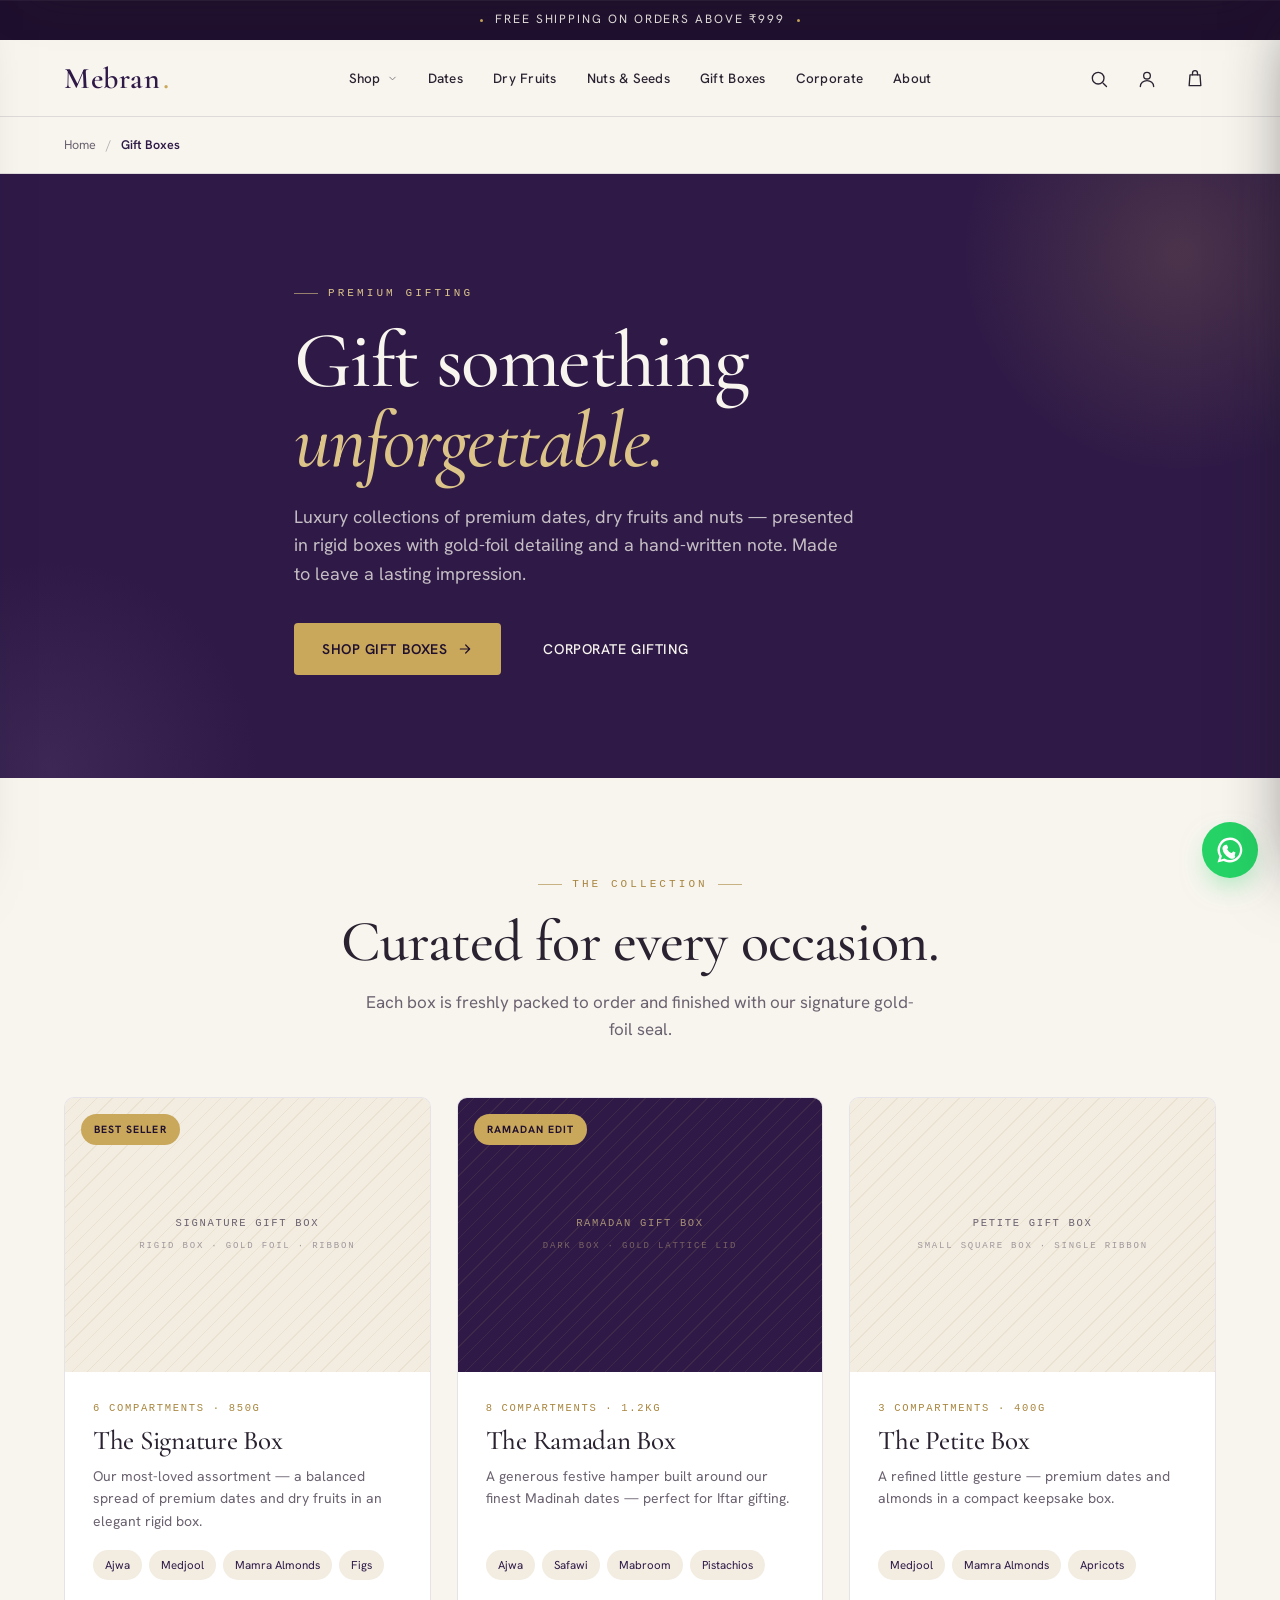
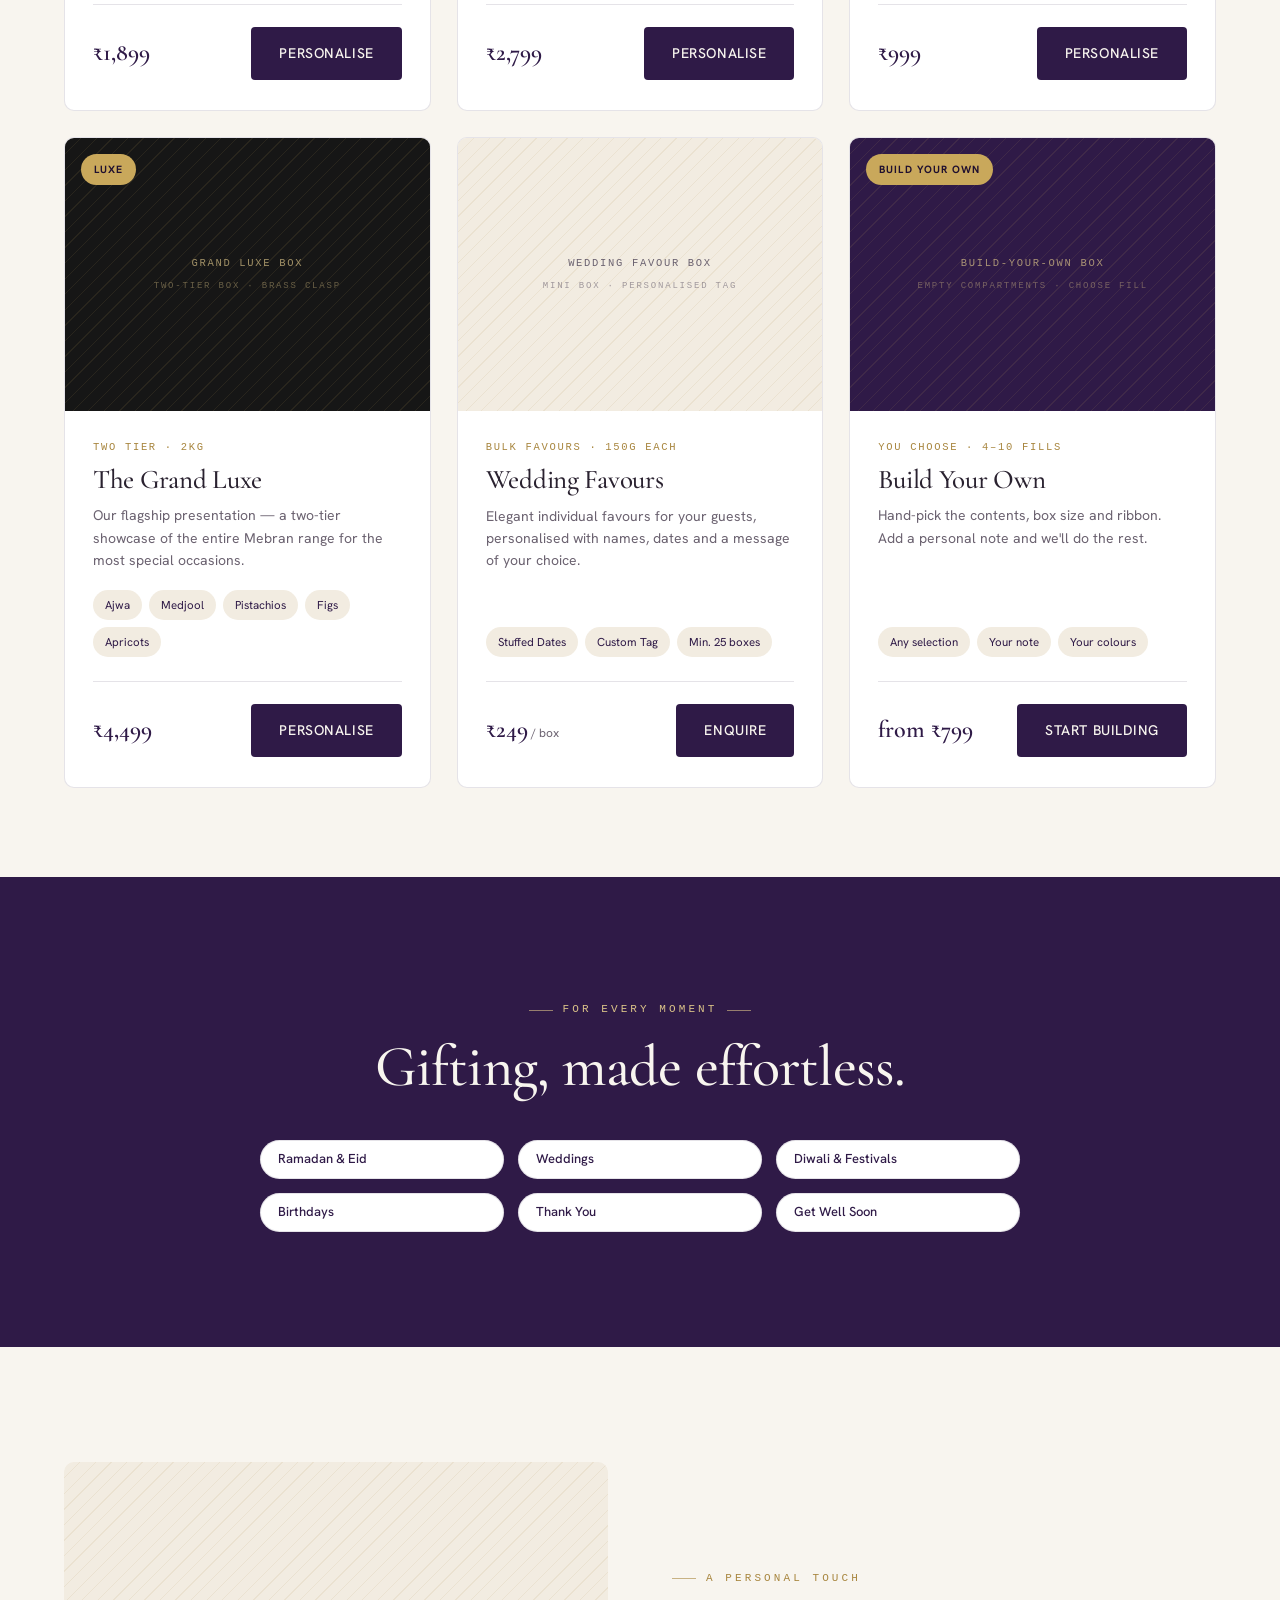
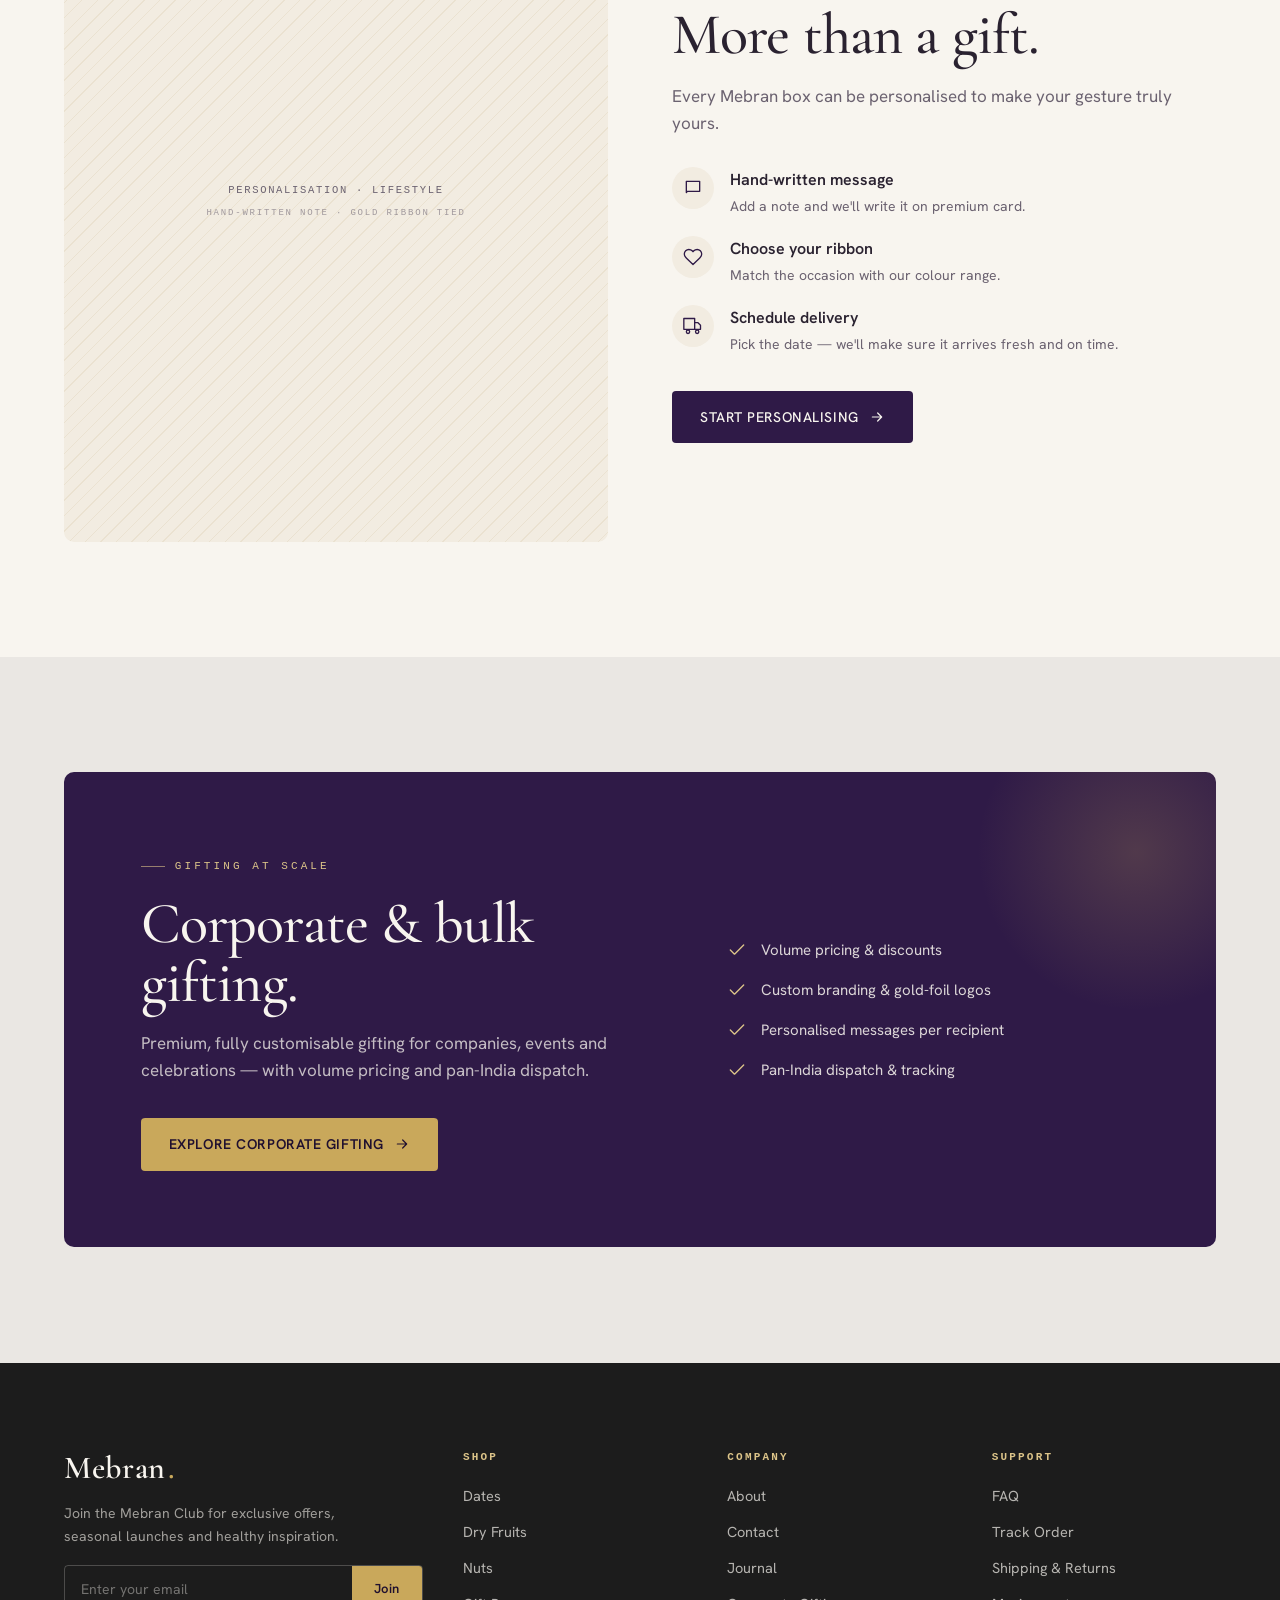
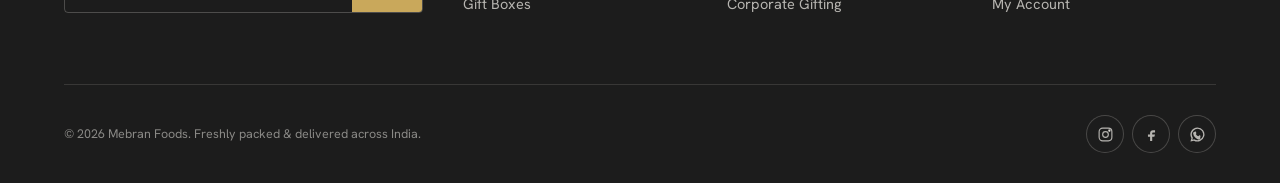
<file: project/Gift Boxes.html>
<!DOCTYPE html>
<html lang="en">
<head>
<meta charset="UTF-8">
<meta name="viewport" content="width=device-width, initial-scale=1.0">
<title>Gift Boxes — Premium Date &amp; Dry Fruit Hampers · Mebran</title>
<meta name="description" content="Thoughtfully composed luxury gift boxes of premium dates, dry fruits and nuts. Rigid boxes with gold-foil detailing for Ramadan, Eid, weddings and festive gifting.">
<link rel="stylesheet" href="mebran.css">
<link rel="stylesheet" href="pages.css">
</head>
<body data-nav="gifts">

<div id="site-header"></div>

<nav class="crumb" aria-label="Breadcrumb">
  <div class="wrap crumb-inner">
    <a href="Mebran Homepage.html">Home</a>
    <span class="sep">/</span>
    <span class="here">Gift Boxes</span>
  </div>
</nav>

<!-- HERO -->
<section class="page-hero">
  <div class="wrap page-hero-inner">
    <span class="eyebrow">Premium Gifting</span>
    <h1>Gift something <em>unforgettable.</em></h1>
    <p>Luxury collections of premium dates, dry fruits and nuts — presented in rigid boxes with gold-foil detailing and a hand-written note. Made to leave a lasting impression.</p>
    <div class="page-hero-cta">
      <a class="btn btn--gold" href="#collection">Shop Gift Boxes
        <svg viewBox="0 0 24 24" fill="none" stroke="currentColor" stroke-width="1.8" stroke-linecap="round" stroke-linejoin="round"><path d="M5 12h14M13 6l6 6-6 6"/></svg>
      </a>
      <a class="btn btn--ghost" href="Corporate Gifting.html">Corporate Gifting</a>
    </div>
  </div>
</section>

<!-- COLLECTION -->
<section class="gift-collection" id="collection">
  <div class="wrap">
    <div class="lead-head center reveal">
      <span class="eyebrow center">The Collection</span>
      <h2 class="section-title">Curated for every occasion.</h2>
      <p class="section-sub">Each box is freshly packed to order and finished with our signature gold-foil seal.</p>
    </div>

    <div class="giftbox-grid">
      <article class="giftbox-card reveal">
        <div class="giftbox-media"><span class="giftbox-ribbon">Best Seller</span><div class="ph ph--gold"><div class="ph-label">SIGNATURE GIFT BOX<span>rigid box · gold foil · ribbon</span></div></div></div>
        <div class="giftbox-body">
          <span class="gb-pieces">6 Compartments · 850g</span>
          <h3>The Signature Box</h3>
          <p>Our most-loved assortment — a balanced spread of premium dates and dry fruits in an elegant rigid box.</p>
          <div class="gb-contents"><span class="gb-chip">Ajwa</span><span class="gb-chip">Medjool</span><span class="gb-chip">Mamra Almonds</span><span class="gb-chip">Figs</span></div>
          <div class="giftbox-foot"><span class="gb-price">₹1,899</span><a class="btn btn--primary" href="Contact.html">Personalise</a></div>
        </div>
      </article>

      <article class="giftbox-card reveal d1">
        <div class="giftbox-media"><span class="giftbox-ribbon">Ramadan Edit</span><div class="ph ph--dark"><div class="ph-label">RAMADAN GIFT BOX<span>dark box · gold lattice lid</span></div></div></div>
        <div class="giftbox-body">
          <span class="gb-pieces">8 Compartments · 1.2kg</span>
          <h3>The Ramadan Box</h3>
          <p>A generous festive hamper built around our finest Madinah dates — perfect for Iftar gifting.</p>
          <div class="gb-contents"><span class="gb-chip">Ajwa</span><span class="gb-chip">Safawi</span><span class="gb-chip">Mabroom</span><span class="gb-chip">Pistachios</span></div>
          <div class="giftbox-foot"><span class="gb-price">₹2,799</span><a class="btn btn--primary" href="Contact.html">Personalise</a></div>
        </div>
      </article>

      <article class="giftbox-card reveal d2">
        <div class="giftbox-media"><div class="ph ph--gold"><div class="ph-label">PETITE GIFT BOX<span>small square box · single ribbon</span></div></div></div>
        <div class="giftbox-body">
          <span class="gb-pieces">3 Compartments · 400g</span>
          <h3>The Petite Box</h3>
          <p>A refined little gesture — premium dates and almonds in a compact keepsake box.</p>
          <div class="gb-contents"><span class="gb-chip">Medjool</span><span class="gb-chip">Mamra Almonds</span><span class="gb-chip">Apricots</span></div>
          <div class="giftbox-foot"><span class="gb-price">₹999</span><a class="btn btn--primary" href="Contact.html">Personalise</a></div>
        </div>
      </article>

      <article class="giftbox-card reveal">
        <div class="giftbox-media"><span class="giftbox-ribbon">Luxe</span><div class="ph ph--charcoal"><div class="ph-label">GRAND LUXE BOX<span>two-tier box · brass clasp</span></div></div></div>
        <div class="giftbox-body">
          <span class="gb-pieces">Two Tier · 2kg</span>
          <h3>The Grand Luxe</h3>
          <p>Our flagship presentation — a two-tier showcase of the entire Mebran range for the most special occasions.</p>
          <div class="gb-contents"><span class="gb-chip">Ajwa</span><span class="gb-chip">Medjool</span><span class="gb-chip">Pistachios</span><span class="gb-chip">Figs</span><span class="gb-chip">Apricots</span></div>
          <div class="giftbox-foot"><span class="gb-price">₹4,499</span><a class="btn btn--primary" href="Contact.html">Personalise</a></div>
        </div>
      </article>

      <article class="giftbox-card reveal d1">
        <div class="giftbox-media"><div class="ph ph--gold"><div class="ph-label">WEDDING FAVOUR BOX<span>mini box · personalised tag</span></div></div></div>
        <div class="giftbox-body">
          <span class="gb-pieces">Bulk Favours · 150g each</span>
          <h3>Wedding Favours</h3>
          <p>Elegant individual favours for your guests, personalised with names, dates and a message of your choice.</p>
          <div class="gb-contents"><span class="gb-chip">Stuffed Dates</span><span class="gb-chip">Custom Tag</span><span class="gb-chip">Min. 25 boxes</span></div>
          <div class="giftbox-foot"><span class="gb-price">₹249<small> / box</small></span><a class="btn btn--primary" href="Corporate Gifting.html">Enquire</a></div>
        </div>
      </article>

      <article class="giftbox-card reveal d2">
        <div class="giftbox-media"><span class="giftbox-ribbon">Build Your Own</span><div class="ph ph--dark"><div class="ph-label">BUILD-YOUR-OWN BOX<span>empty compartments · choose fill</span></div></div></div>
        <div class="giftbox-body">
          <span class="gb-pieces">You Choose · 4–10 fills</span>
          <h3>Build Your Own</h3>
          <p>Hand-pick the contents, box size and ribbon. Add a personal note and we'll do the rest.</p>
          <div class="gb-contents"><span class="gb-chip">Any selection</span><span class="gb-chip">Your note</span><span class="gb-chip">Your colours</span></div>
          <div class="giftbox-foot"><span class="gb-price">from ₹799</span><a class="btn btn--primary" href="Contact.html">Start Building</a></div>
        </div>
      </article>
    </div>
  </div>
</section>

<!-- OCCASIONS -->
<section class="section dark">
  <div class="wrap">
    <div class="section-head center reveal">
      <span class="eyebrow center">For Every Moment</span>
      <h2 class="section-title">Gifting, made effortless.</h2>
    </div>
    <div class="gift-occasions" style="grid-template-columns:repeat(3,1fr);max-width:760px;margin:44px auto 0">
      <span class="gift-tag">Ramadan &amp; Eid</span>
      <span class="gift-tag">Weddings</span>
      <span class="gift-tag">Diwali &amp; Festivals</span>
      <span class="gift-tag">Birthdays</span>
      <span class="gift-tag">Thank You</span>
      <span class="gift-tag">Get Well Soon</span>
    </div>
  </div>
</section>

<!-- PERSONALISATION SPLIT -->
<section class="section">
  <div class="wrap">
    <div class="feature-split">
      <div class="fs-media tall reveal"><div class="ph ph--gold"><div class="ph-label">PERSONALISATION · LIFESTYLE<span>hand-written note · gold ribbon tied</span></div></div></div>
      <div class="reveal d1">
        <span class="eyebrow">A Personal Touch</span>
        <h2 class="section-title">More than a gift.</h2>
        <p class="section-sub">Every Mebran box can be personalised to make your gesture truly yours.</p>
        <ul class="fs-list">
          <li>
            <span class="fs-ico"><svg viewBox="0 0 24 24" fill="none" stroke="currentColor" stroke-width="1.6" stroke-linecap="round" stroke-linejoin="round"><path d="M4 4h16v12H5.2L4 17.5z"/></svg></span>
            <div><b>Hand-written message</b><span>Add a note and we'll write it on premium card.</span></div>
          </li>
          <li>
            <span class="fs-ico"><svg viewBox="0 0 24 24" fill="none" stroke="currentColor" stroke-width="1.6" stroke-linecap="round" stroke-linejoin="round"><path d="M20.8 4.6a5.5 5.5 0 0 0-7.8 0L12 5.6l-1-1a5.5 5.5 0 0 0-7.8 7.8l1 1L12 21l7.8-7.6 1-1a5.5 5.5 0 0 0 0-7.8z"/></svg></span>
            <div><b>Choose your ribbon</b><span>Match the occasion with our colour range.</span></div>
          </li>
          <li>
            <span class="fs-ico"><svg viewBox="0 0 24 24" fill="none" stroke="currentColor" stroke-width="1.6" stroke-linecap="round" stroke-linejoin="round"><path d="M1 3h13v13H1z"/><path d="M14 8h4l3 3v5h-7"/><circle cx="6" cy="19" r="2"/><circle cx="17" cy="19" r="2"/></svg></span>
            <div><b>Schedule delivery</b><span>Pick the date — we'll make sure it arrives fresh and on time.</span></div>
          </li>
        </ul>
        <div style="margin-top:34px"><a class="btn btn--primary" href="Contact.html">Start Personalising
          <svg viewBox="0 0 24 24" fill="none" stroke="currentColor" stroke-width="1.8" stroke-linecap="round" stroke-linejoin="round"><path d="M5 12h14M13 6l6 6-6 6"/></svg></a></div>
      </div>
    </div>
  </div>
</section>

<!-- CORPORATE CTA -->
<section class="section corp">
  <div class="wrap">
    <div class="corp-card reveal">
      <div>
        <span class="eyebrow" style="color:var(--gold-soft)">Gifting At Scale</span>
        <h2 class="section-title">Corporate &amp; bulk gifting.</h2>
        <p class="section-sub" style="color:rgba(248,245,239,.74)">Premium, fully customisable gifting for companies, events and celebrations — with volume pricing and pan-India dispatch.</p>
        <div style="margin-top:34px"><a class="btn btn--gold" href="Corporate Gifting.html">Explore Corporate Gifting
          <svg viewBox="0 0 24 24" fill="none" stroke="currentColor" stroke-width="1.8" stroke-linecap="round" stroke-linejoin="round"><path d="M5 12h14M13 6l6 6-6 6"/></svg></a></div>
      </div>
      <div class="corp-feats">
        <div class="corp-feat"><svg viewBox="0 0 24 24" fill="none" stroke="currentColor" stroke-width="1.6" stroke-linecap="round" stroke-linejoin="round"><path d="M20 6L9 17l-5-5"/></svg> Volume pricing &amp; discounts</div>
        <div class="corp-feat"><svg viewBox="0 0 24 24" fill="none" stroke="currentColor" stroke-width="1.6" stroke-linecap="round" stroke-linejoin="round"><path d="M20 6L9 17l-5-5"/></svg> Custom branding &amp; gold-foil logos</div>
        <div class="corp-feat"><svg viewBox="0 0 24 24" fill="none" stroke="currentColor" stroke-width="1.6" stroke-linecap="round" stroke-linejoin="round"><path d="M20 6L9 17l-5-5"/></svg> Personalised messages per recipient</div>
        <div class="corp-feat"><svg viewBox="0 0 24 24" fill="none" stroke="currentColor" stroke-width="1.6" stroke-linecap="round" stroke-linejoin="round"><path d="M20 6L9 17l-5-5"/></svg> Pan-India dispatch &amp; tracking</div>
      </div>
    </div>
  </div>
</section>

<div id="site-footer"></div>

<script src="chrome.js"></script>
<script src="mebran.js"></script>
<script src="pages.js"></script>
</body>
</html>
</file>
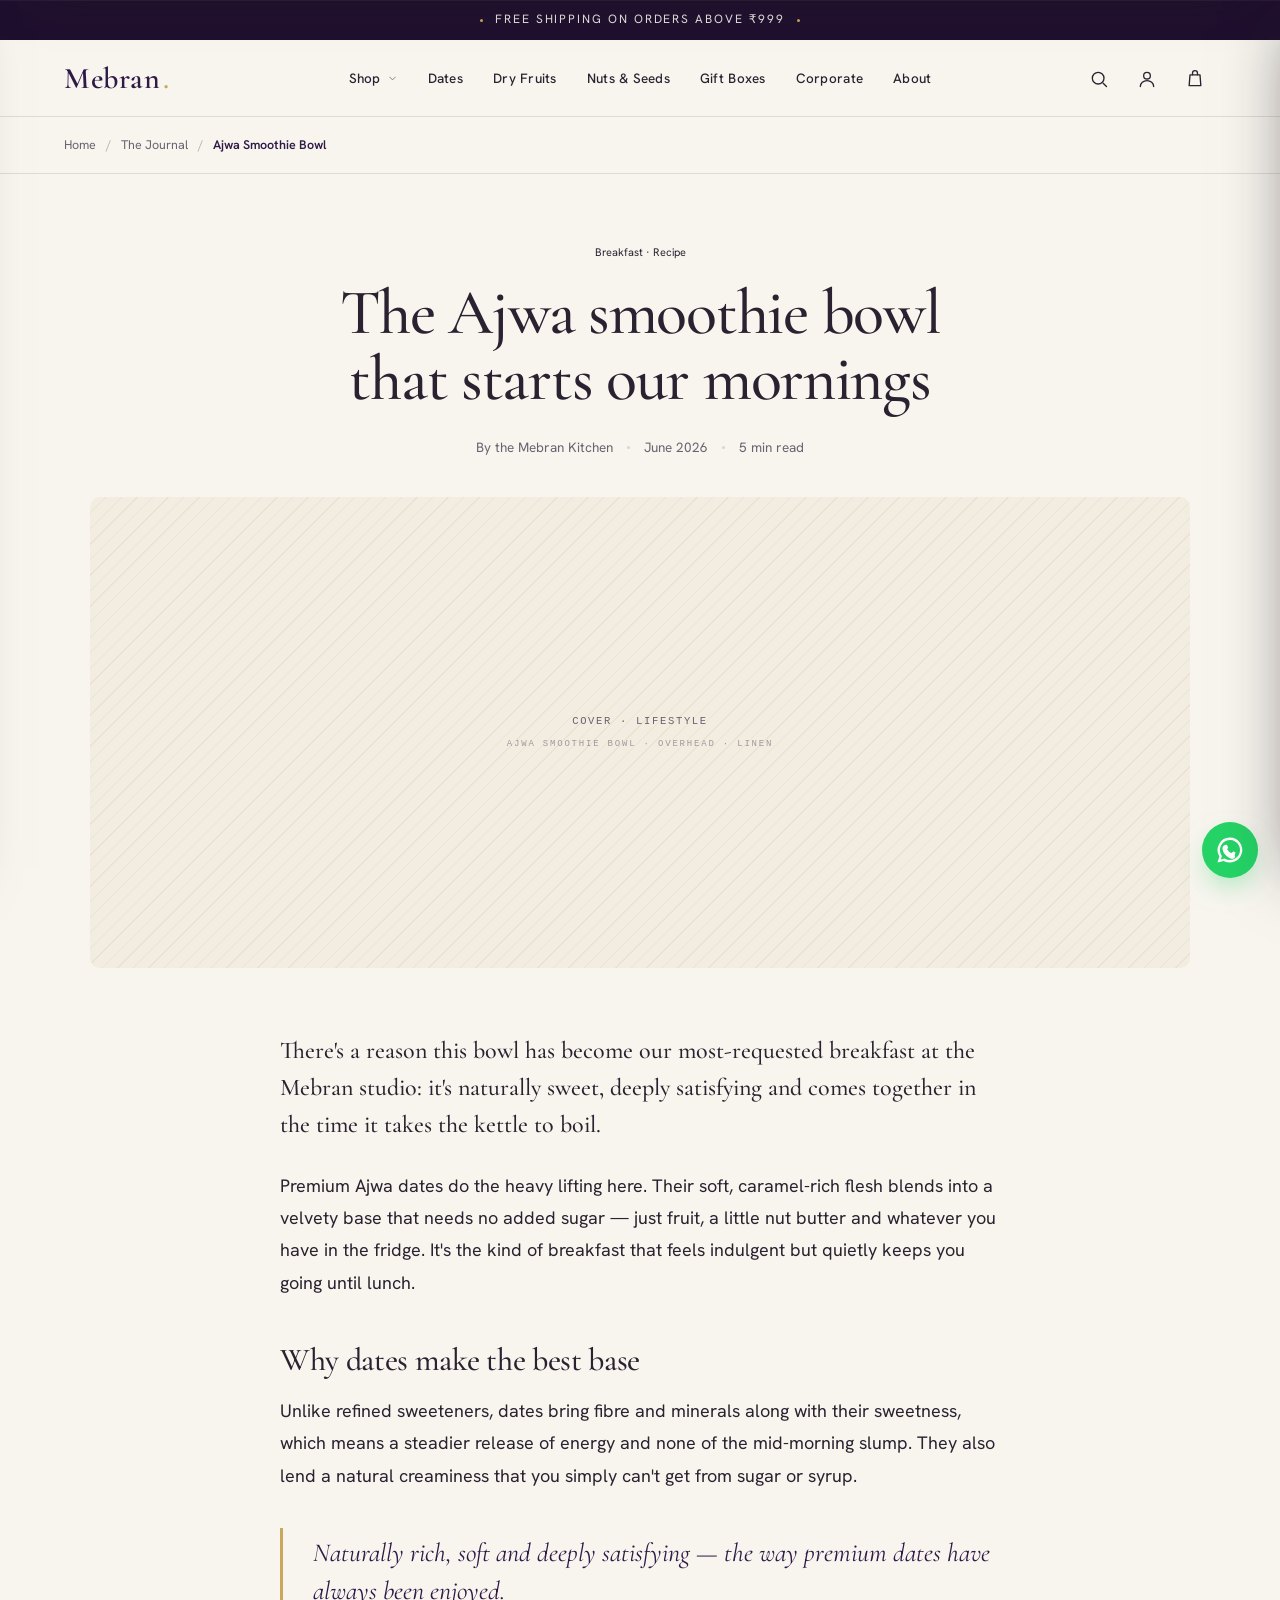
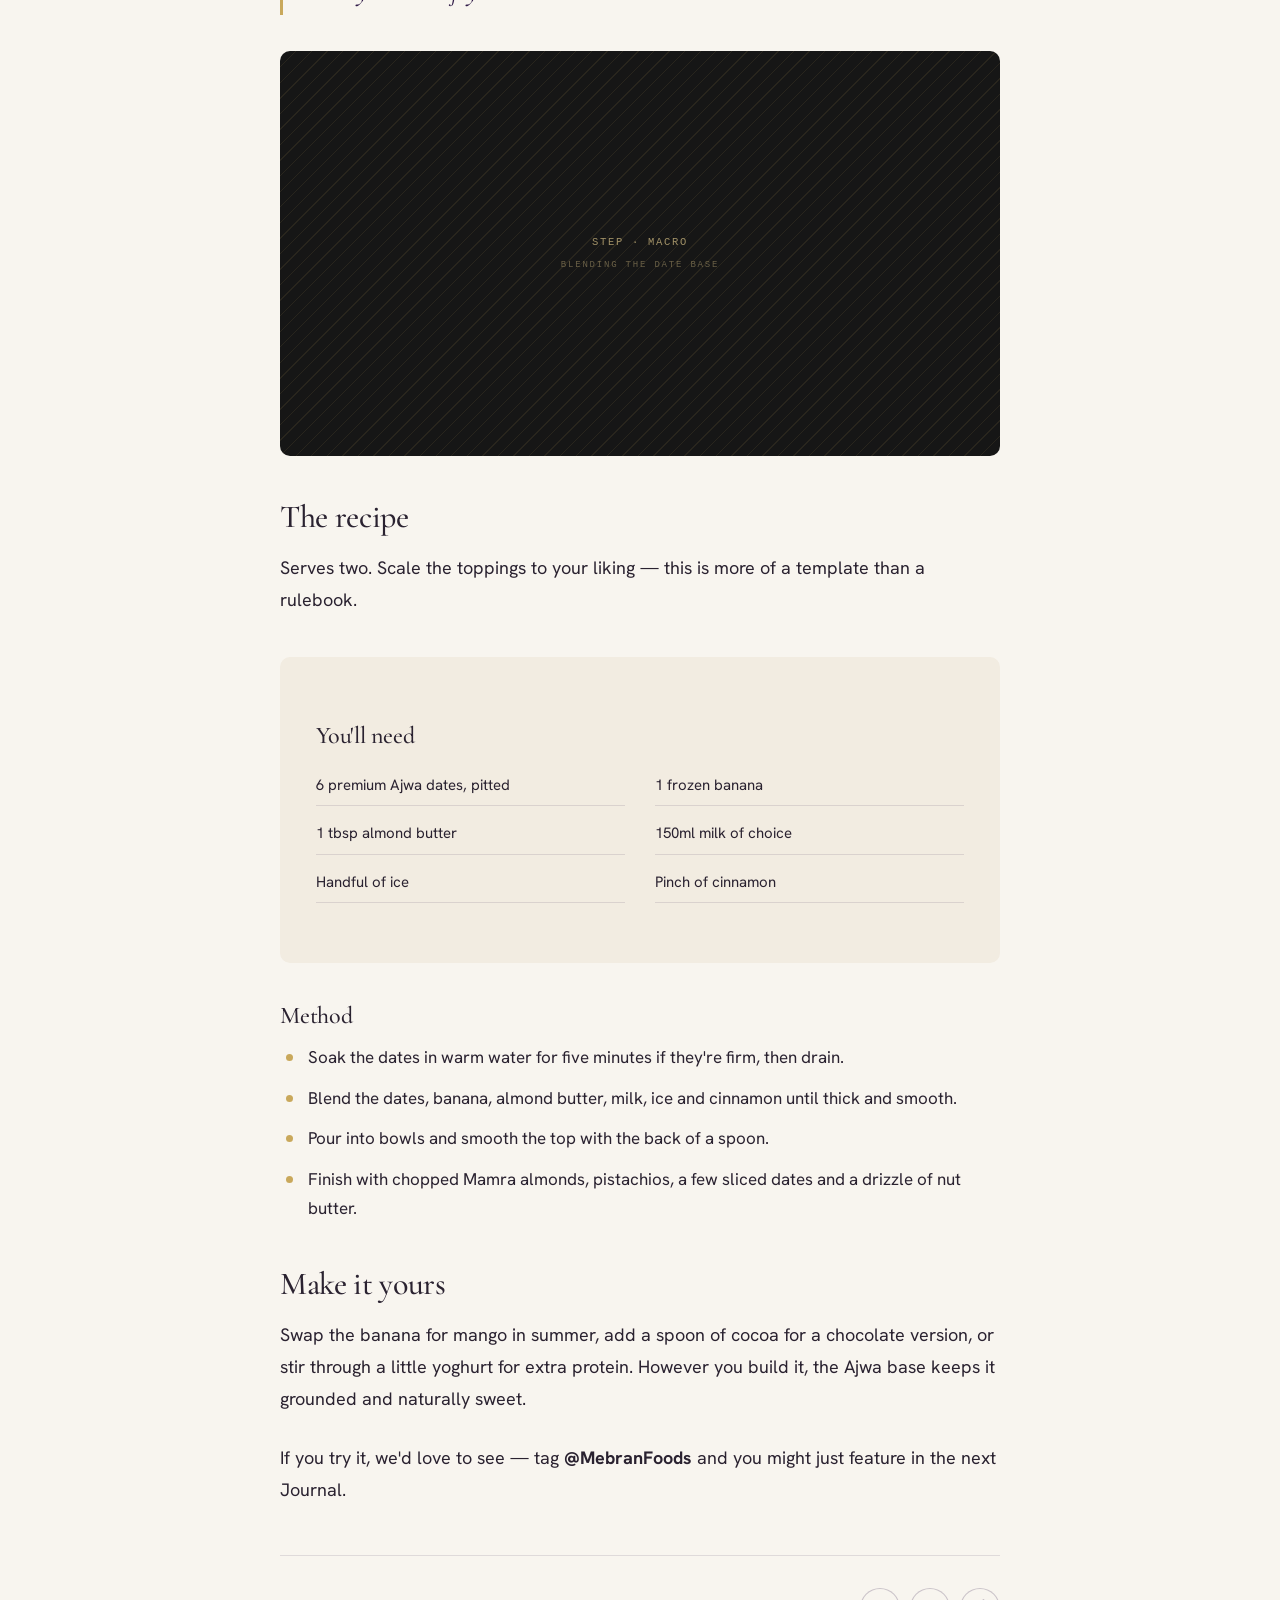
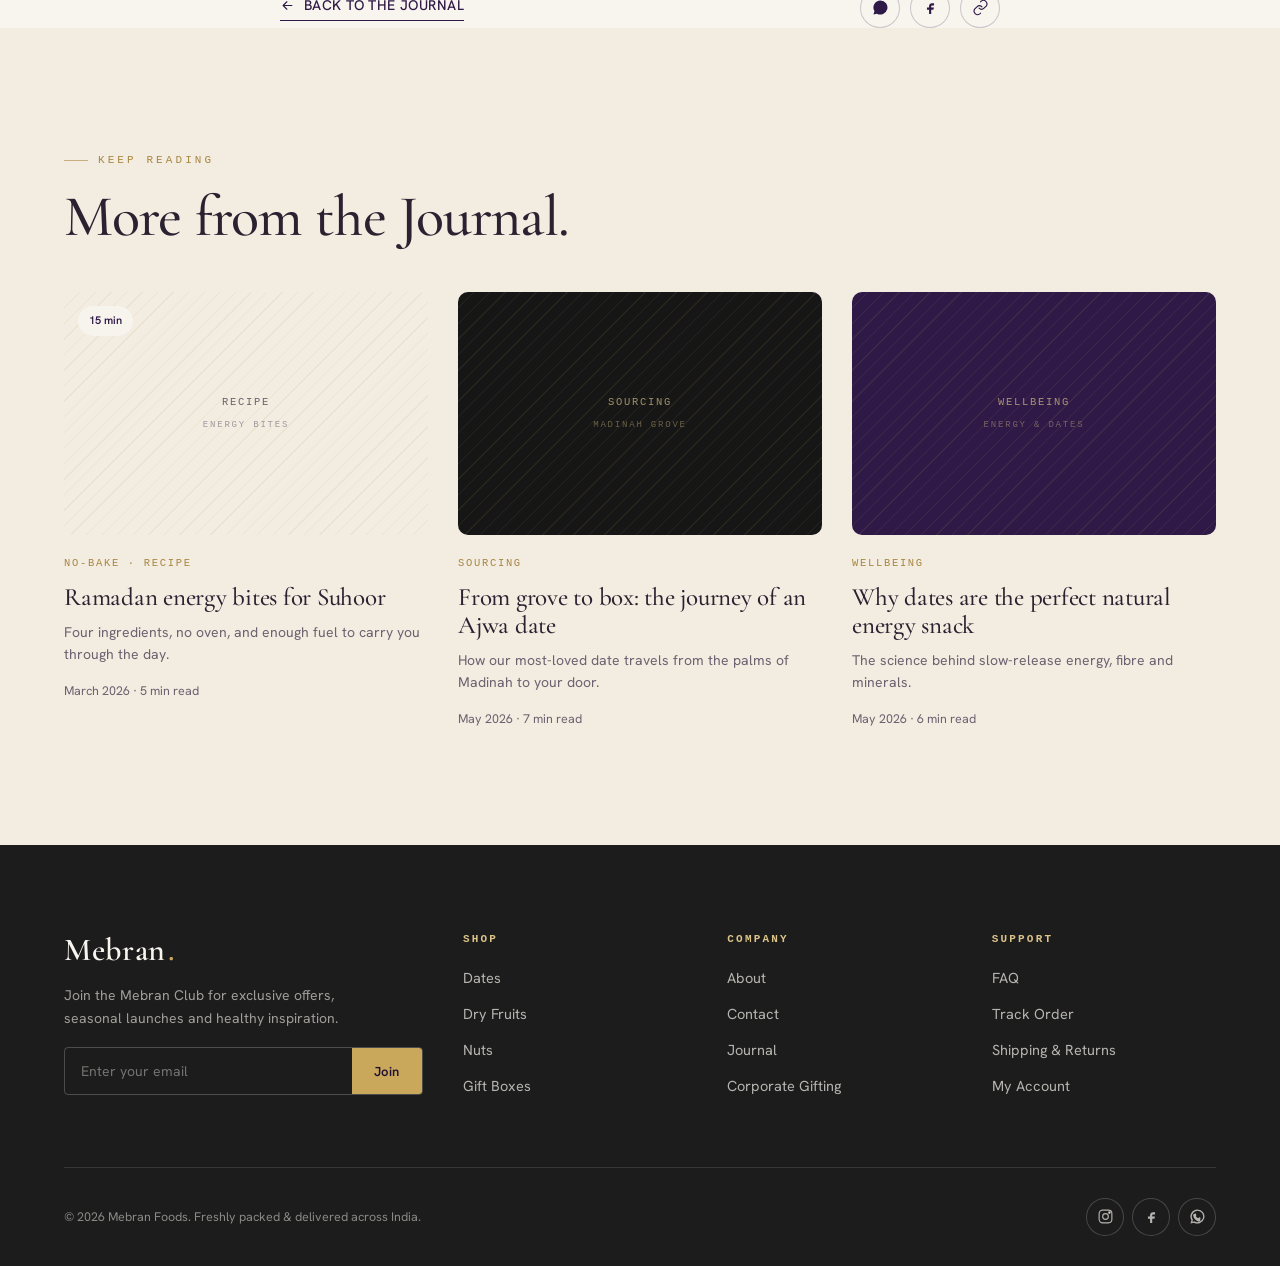
<file: project/Journal Article.html>
<!DOCTYPE html>
<html lang="en">
<head>
<meta charset="UTF-8">
<meta name="viewport" content="width=device-width, initial-scale=1.0">
<title>The Ajwa Smoothie Bowl · The Journal · Mebran</title>
<meta name="description" content="Naturally sweet and ready in five minutes — our go-to Ajwa smoothie bowl, built around premium Madinah dates.">
<link rel="stylesheet" href="mebran.css">
<link rel="stylesheet" href="pages.css">
</head>
<body data-nav="">

<div id="site-header"></div>

<nav class="crumb" aria-label="Breadcrumb">
  <div class="wrap crumb-inner">
    <a href="Mebran Homepage.html">Home</a>
    <span class="sep">/</span>
    <a href="Journal.html">The Journal</a>
    <span class="sep">/</span>
    <span class="here">Ajwa Smoothie Bowl</span>
  </div>
</nav>

<!-- ARTICLE HERO -->
<article>
  <header class="wrap article-hero">
    <span class="ac-cat">Breakfast · Recipe</span>
    <h1>The Ajwa smoothie bowl that starts our mornings</h1>
    <div class="a-meta"><span>By the Mebran Kitchen</span><span class="dot"></span><span>June 2026</span><span class="dot"></span><span>5 min read</span></div>
  </header>

  <div class="wrap"><div class="article-cover"><div class="ph ph--gold"><div class="ph-label">COVER · LIFESTYLE<span>ajwa smoothie bowl · overhead · linen</span></div></div></div></div>

  <div class="wrap">
    <div class="prose">
      <p class="lead">There's a reason this bowl has become our most-requested breakfast at the Mebran studio: it's naturally sweet, deeply satisfying and comes together in the time it takes the kettle to boil.</p>

      <p>Premium Ajwa dates do the heavy lifting here. Their soft, caramel-rich flesh blends into a velvety base that needs no added sugar — just fruit, a little nut butter and whatever you have in the fridge. It's the kind of breakfast that feels indulgent but quietly keeps you going until lunch.</p>

      <h2>Why dates make the best base</h2>
      <p>Unlike refined sweeteners, dates bring fibre and minerals along with their sweetness, which means a steadier release of energy and none of the mid-morning slump. They also lend a natural creaminess that you simply can't get from sugar or syrup.</p>

      <blockquote>Naturally rich, soft and deeply satisfying — the way premium dates have always been enjoyed.</blockquote>

      <div class="pullimg"><div class="ph ph--charcoal"><div class="ph-label">STEP · MACRO<span>blending the date base</span></div></div></div>

      <h2>The recipe</h2>
      <p>Serves two. Scale the toppings to your liking — this is more of a template than a rulebook.</p>

      <div class="recipe-box">
        <h3>You'll need</h3>
        <ul class="rb-grid">
          <li>6 premium Ajwa dates, pitted</li>
          <li>1 frozen banana</li>
          <li>1 tbsp almond butter</li>
          <li>150ml milk of choice</li>
          <li>Handful of ice</li>
          <li>Pinch of cinnamon</li>
        </ul>
      </div>

      <h3>Method</h3>
      <ul>
        <li>Soak the dates in warm water for five minutes if they're firm, then drain.</li>
        <li>Blend the dates, banana, almond butter, milk, ice and cinnamon until thick and smooth.</li>
        <li>Pour into bowls and smooth the top with the back of a spoon.</li>
        <li>Finish with chopped Mamra almonds, pistachios, a few sliced dates and a drizzle of nut butter.</li>
      </ul>

      <h2>Make it yours</h2>
      <p>Swap the banana for mango in summer, add a spoon of cocoa for a chocolate version, or stir through a little yoghurt for extra protein. However you build it, the Ajwa base keeps it grounded and naturally sweet.</p>
      <p>If you try it, we'd love to see — tag <strong>@MebranFoods</strong> and you might just feature in the next Journal.</p>
    </div>

    <!-- foot -->
    <div class="article-foot">
      <a class="link-arrow" href="Journal.html"><svg viewBox="0 0 24 24" fill="none" stroke="currentColor" stroke-width="1.8" stroke-linecap="round" stroke-linejoin="round"><path d="M19 12H5M11 18l-6-6 6-6"/></svg> Back to the Journal</a>
      <div class="article-share">
        <a href="#" aria-label="Share on WhatsApp"><svg viewBox="0 0 24 24" fill="currentColor"><path d="M12 2a10 10 0 0 0-8.5 15.2L2 22l4.9-1.3A10 10 0 1 0 12 2zm4.4 12c-.2-.1-1.4-.7-1.6-.8s-.4-.1-.5.1-.6.8-.8.9-.3.2-.5.1a6.5 6.5 0 0 1-3.2-2.8c-.2-.4.2-.4.6-1.2 0-.2 0-.3 0-.5s-.5-1.3-.7-1.7-.4-.4-.5-.4h-.5a1 1 0 0 0-.7.3A2.8 2.8 0 0 0 6.3 12a5 5 0 0 0 1 2.6 11 11 0 0 0 4.2 3.7c2.4 1 2.4.7 2.9.6a2.5 2.5 0 0 0 1.6-1.1 2 2 0 0 0 .1-1.1c0-.1-.2-.2-.4-.3z"/></svg></a>
        <a href="#" aria-label="Share on Facebook"><svg viewBox="0 0 24 24" fill="currentColor"><path d="M14 9h3V6h-3c-2.2 0-4 1.8-4 4v2H7v3h3v6h3v-6h3l1-3h-4v-2c0-.6.4-1 1-1z"/></svg></a>
        <a href="#" aria-label="Copy link"><svg viewBox="0 0 24 24" fill="none" stroke="currentColor" stroke-width="1.6" stroke-linecap="round" stroke-linejoin="round"><path d="M10 13a5 5 0 0 0 7 0l3-3a5 5 0 0 0-7-7l-1 1"/><path d="M14 11a5 5 0 0 0-7 0l-3 3a5 5 0 0 0 7 7l1-1"/></svg></a>
      </div>
    </div>
  </div>
</article>

<!-- RELATED -->
<section class="section" style="background:var(--ivory-warm)">
  <div class="wrap">
    <div class="lead-head reveal">
      <span class="eyebrow">Keep Reading</span>
      <h2 class="section-title">More from the Journal.</h2>
    </div>
    <div class="journal-grid" style="margin-top:46px">
      <a class="article-card reveal" href="Journal Article.html">
        <div class="ac-media"><span class="ac-time">15 min</span><div class="ph ph--gold"><div class="ph-label">RECIPE<span>energy bites</span></div></div></div>
        <span class="ac-cat">No-Bake · Recipe</span>
        <h3>Ramadan energy bites for Suhoor</h3>
        <p>Four ingredients, no oven, and enough fuel to carry you through the day.</p>
        <div class="ac-meta">March 2026 · 5 min read</div>
      </a>
      <a class="article-card reveal d1" href="Journal Article.html">
        <div class="ac-media"><div class="ph ph--charcoal"><div class="ph-label">SOURCING<span>madinah grove</span></div></div></div>
        <span class="ac-cat">Sourcing</span>
        <h3>From grove to box: the journey of an Ajwa date</h3>
        <p>How our most-loved date travels from the palms of Madinah to your door.</p>
        <div class="ac-meta">May 2026 · 7 min read</div>
      </a>
      <a class="article-card reveal d2" href="Journal Article.html">
        <div class="ac-media"><div class="ph ph--dark"><div class="ph-label">WELLBEING<span>energy &amp; dates</span></div></div></div>
        <span class="ac-cat">Wellbeing</span>
        <h3>Why dates are the perfect natural energy snack</h3>
        <p>The science behind slow-release energy, fibre and minerals.</p>
        <div class="ac-meta">May 2026 · 6 min read</div>
      </a>
    </div>
  </div>
</section>

<div id="site-footer"></div>

<script src="chrome.js"></script>
<script src="mebran.js"></script>
<script src="pages.js"></script>
</body>
</html>
</file>
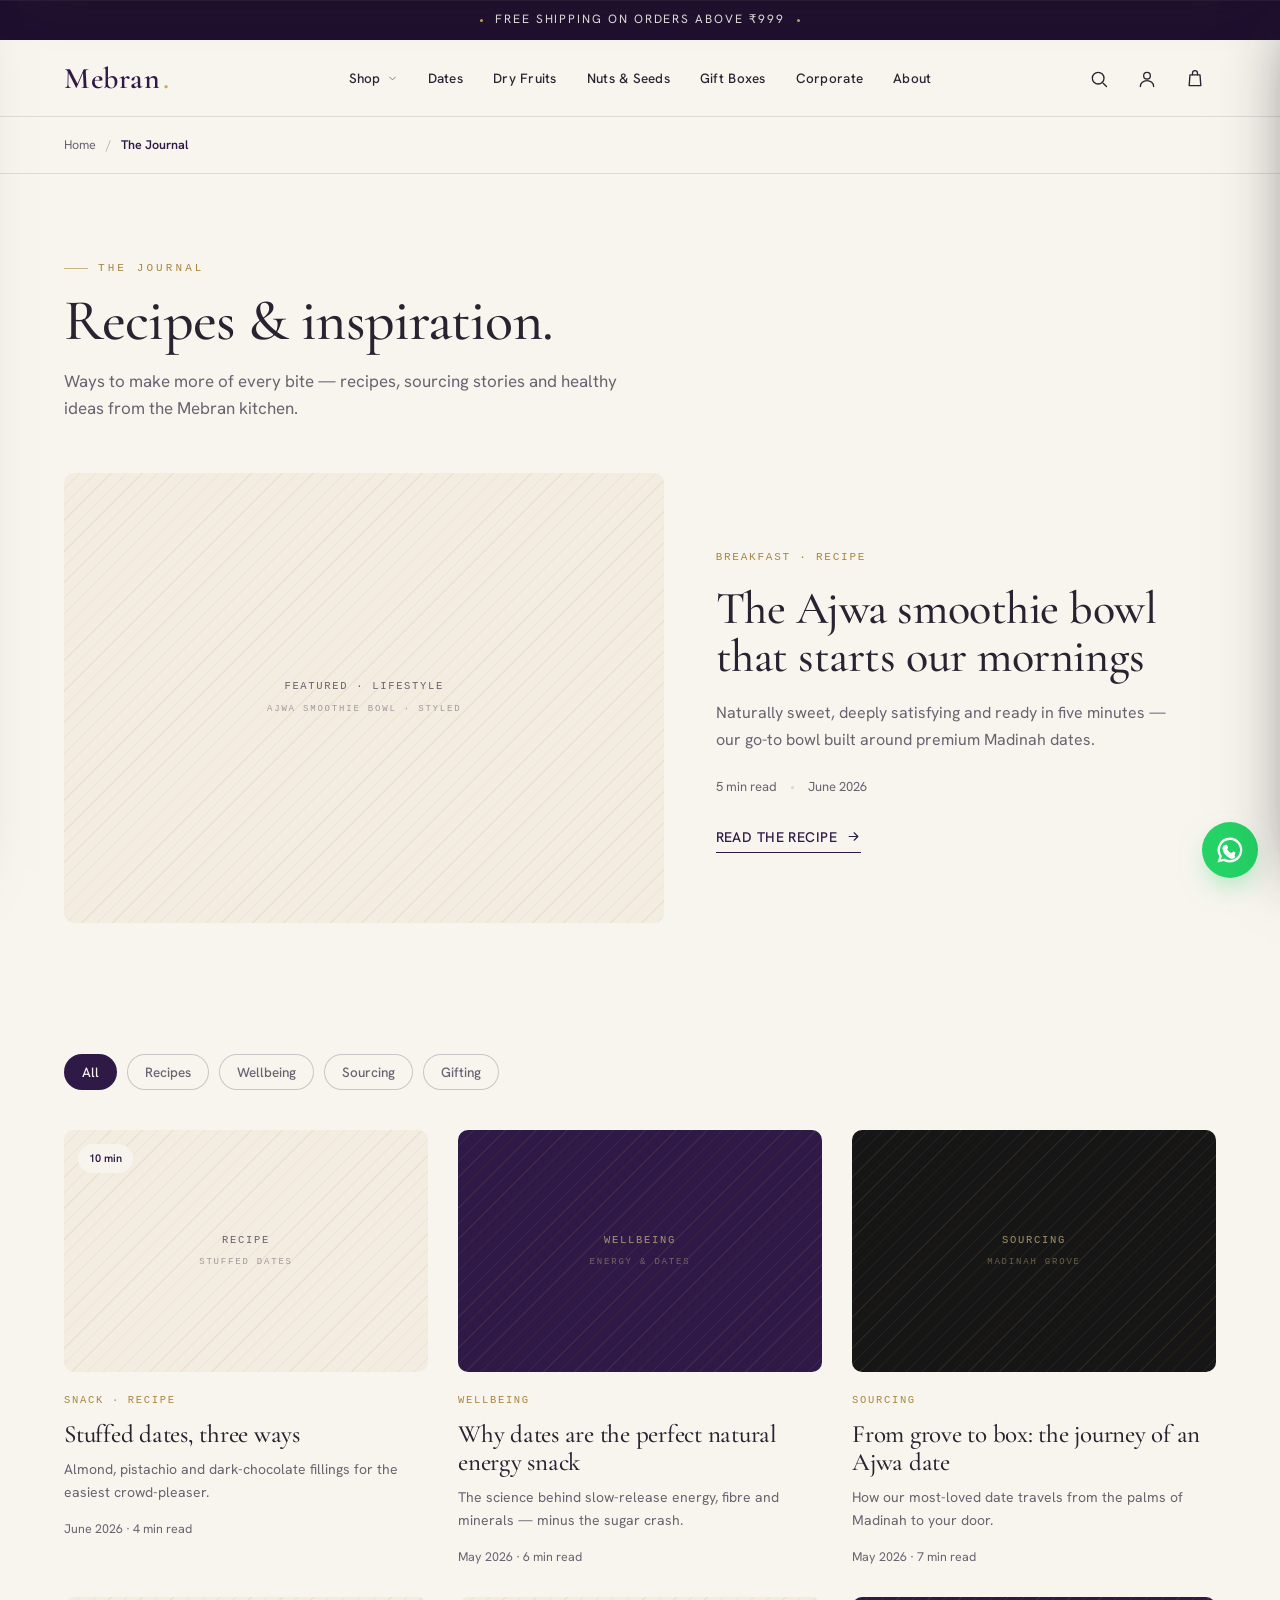
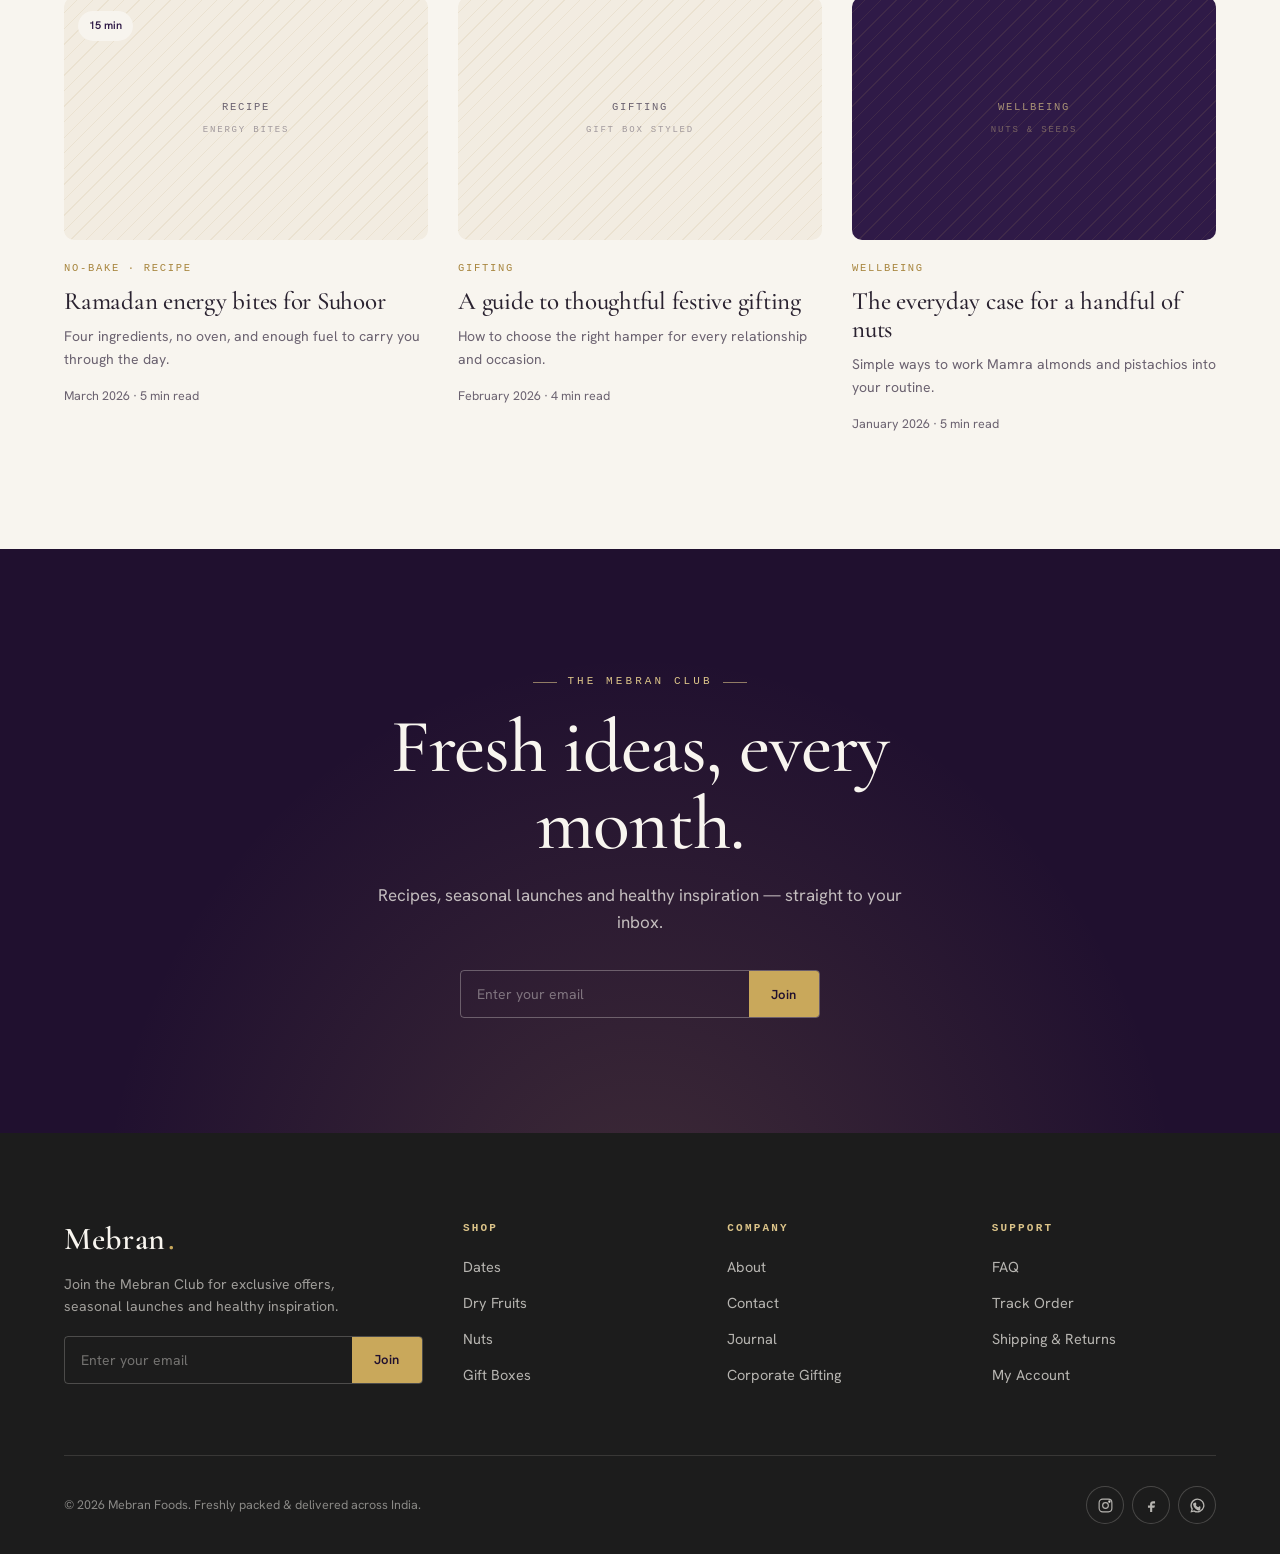
<file: project/Journal.html>
<!DOCTYPE html>
<html lang="en">
<head>
<meta charset="UTF-8">
<meta name="viewport" content="width=device-width, initial-scale=1.0">
<title>The Journal — Recipes &amp; Inspiration · Mebran</title>
<meta name="description" content="Recipes, sourcing stories and healthy inspiration from Mebran — making more of premium dates, dry fruits and nuts.">
<link rel="stylesheet" href="mebran.css">
<link rel="stylesheet" href="pages.css">
</head>
<body data-nav="">

<div id="site-header"></div>

<nav class="crumb" aria-label="Breadcrumb">
  <div class="wrap crumb-inner">
    <a href="Mebran Homepage.html">Home</a>
    <span class="sep">/</span>
    <span class="here">The Journal</span>
  </div>
</nav>

<!-- HERO -->
<section class="section section--tight">
  <div class="wrap">
    <div class="lead-head reveal">
      <span class="eyebrow">The Journal</span>
      <h1 class="section-title" style="margin-top:14px">Recipes &amp; inspiration.</h1>
      <p class="section-sub">Ways to make more of every bite — recipes, sourcing stories and healthy ideas from the Mebran kitchen.</p>
    </div>

    <!-- featured -->
    <article class="journal-feature reveal">
      <a class="jf-media" href="Journal Article.html"><div class="ph ph--gold"><div class="ph-label">FEATURED · LIFESTYLE<span>ajwa smoothie bowl · styled</span></div></div></a>
      <div>
        <span class="jf-cat">Breakfast · Recipe</span>
        <h2>The Ajwa smoothie bowl that starts our mornings</h2>
        <p>Naturally sweet, deeply satisfying and ready in five minutes — our go-to bowl built around premium Madinah dates.</p>
        <div class="jf-meta"><span>5 min read</span><span class="dot"></span><span>June 2026</span></div>
        <div style="margin-top:26px"><a class="link-arrow" href="Journal Article.html">Read the recipe <svg viewBox="0 0 24 24" fill="none" stroke="currentColor" stroke-width="1.8" stroke-linecap="round" stroke-linejoin="round"><path d="M5 12h14M13 6l6 6-6 6"/></svg></a></div>
      </div>
    </article>
  </div>
</section>

<!-- GRID -->
<section class="section" style="padding-top:0">
  <div class="wrap">
    <div class="journal-filter reveal">
      <button class="jfilter active" data-cat="all">All</button>
      <button class="jfilter" data-cat="recipe">Recipes</button>
      <button class="jfilter" data-cat="health">Wellbeing</button>
      <button class="jfilter" data-cat="sourcing">Sourcing</button>
      <button class="jfilter" data-cat="gifting">Gifting</button>
    </div>

    <div class="journal-grid">
      <a class="article-card reveal" data-cat="recipe" href="Journal Article.html">
        <div class="ac-media"><span class="ac-time">10 min</span><div class="ph ph--gold"><div class="ph-label">RECIPE<span>stuffed dates</span></div></div></div>
        <span class="ac-cat">Snack · Recipe</span>
        <h3>Stuffed dates, three ways</h3>
        <p>Almond, pistachio and dark-chocolate fillings for the easiest crowd-pleaser.</p>
        <div class="ac-meta">June 2026 · 4 min read</div>
      </a>

      <a class="article-card reveal d1" data-cat="health" href="Journal Article.html">
        <div class="ac-media"><div class="ph ph--dark"><div class="ph-label">WELLBEING<span>energy &amp; dates</span></div></div></div>
        <span class="ac-cat">Wellbeing</span>
        <h3>Why dates are the perfect natural energy snack</h3>
        <p>The science behind slow-release energy, fibre and minerals — minus the sugar crash.</p>
        <div class="ac-meta">May 2026 · 6 min read</div>
      </a>

      <a class="article-card reveal d2" data-cat="sourcing" href="Journal Article.html">
        <div class="ac-media"><div class="ph ph--charcoal"><div class="ph-label">SOURCING<span>madinah grove</span></div></div></div>
        <span class="ac-cat">Sourcing</span>
        <h3>From grove to box: the journey of an Ajwa date</h3>
        <p>How our most-loved date travels from the palms of Madinah to your door.</p>
        <div class="ac-meta">May 2026 · 7 min read</div>
      </a>

      <a class="article-card reveal" data-cat="recipe" href="Journal Article.html">
        <div class="ac-media"><span class="ac-time">15 min</span><div class="ph ph--gold"><div class="ph-label">RECIPE<span>energy bites</span></div></div></div>
        <span class="ac-cat">No-Bake · Recipe</span>
        <h3>Ramadan energy bites for Suhoor</h3>
        <p>Four ingredients, no oven, and enough fuel to carry you through the day.</p>
        <div class="ac-meta">March 2026 · 5 min read</div>
      </a>

      <a class="article-card reveal d1" data-cat="gifting" href="Journal Article.html">
        <div class="ac-media"><div class="ph ph--gold"><div class="ph-label">GIFTING<span>gift box styled</span></div></div></div>
        <span class="ac-cat">Gifting</span>
        <h3>A guide to thoughtful festive gifting</h3>
        <p>How to choose the right hamper for every relationship and occasion.</p>
        <div class="ac-meta">February 2026 · 4 min read</div>
      </a>

      <a class="article-card reveal d2" data-cat="health" href="Journal Article.html">
        <div class="ac-media"><div class="ph ph--dark"><div class="ph-label">WELLBEING<span>nuts &amp; seeds</span></div></div></div>
        <span class="ac-cat">Wellbeing</span>
        <h3>The everyday case for a handful of nuts</h3>
        <p>Simple ways to work Mamra almonds and pistachios into your routine.</p>
        <div class="ac-meta">January 2026 · 5 min read</div>
      </a>
    </div>
  </div>
</section>

<!-- NEWSLETTER -->
<section class="section final">
  <div class="wrap final-inner reveal">
    <span class="eyebrow center" style="color:var(--gold-soft)">The Mebran Club</span>
    <h2 class="section-title">Fresh ideas, every month.</h2>
    <p class="section-sub">Recipes, seasonal launches and healthy inspiration — straight to your inbox.</p>
    <form class="news-form" style="margin:34px auto 0;border-color:rgba(248,245,239,.3)">
      <input type="email" placeholder="Enter your email" aria-label="Email" required>
      <button type="submit">Join</button>
    </form>
  </div>
</section>

<div id="site-footer"></div>

<script src="chrome.js"></script>
<script src="mebran.js"></script>
<script src="pages.js"></script>
</body>
</html>
</file>
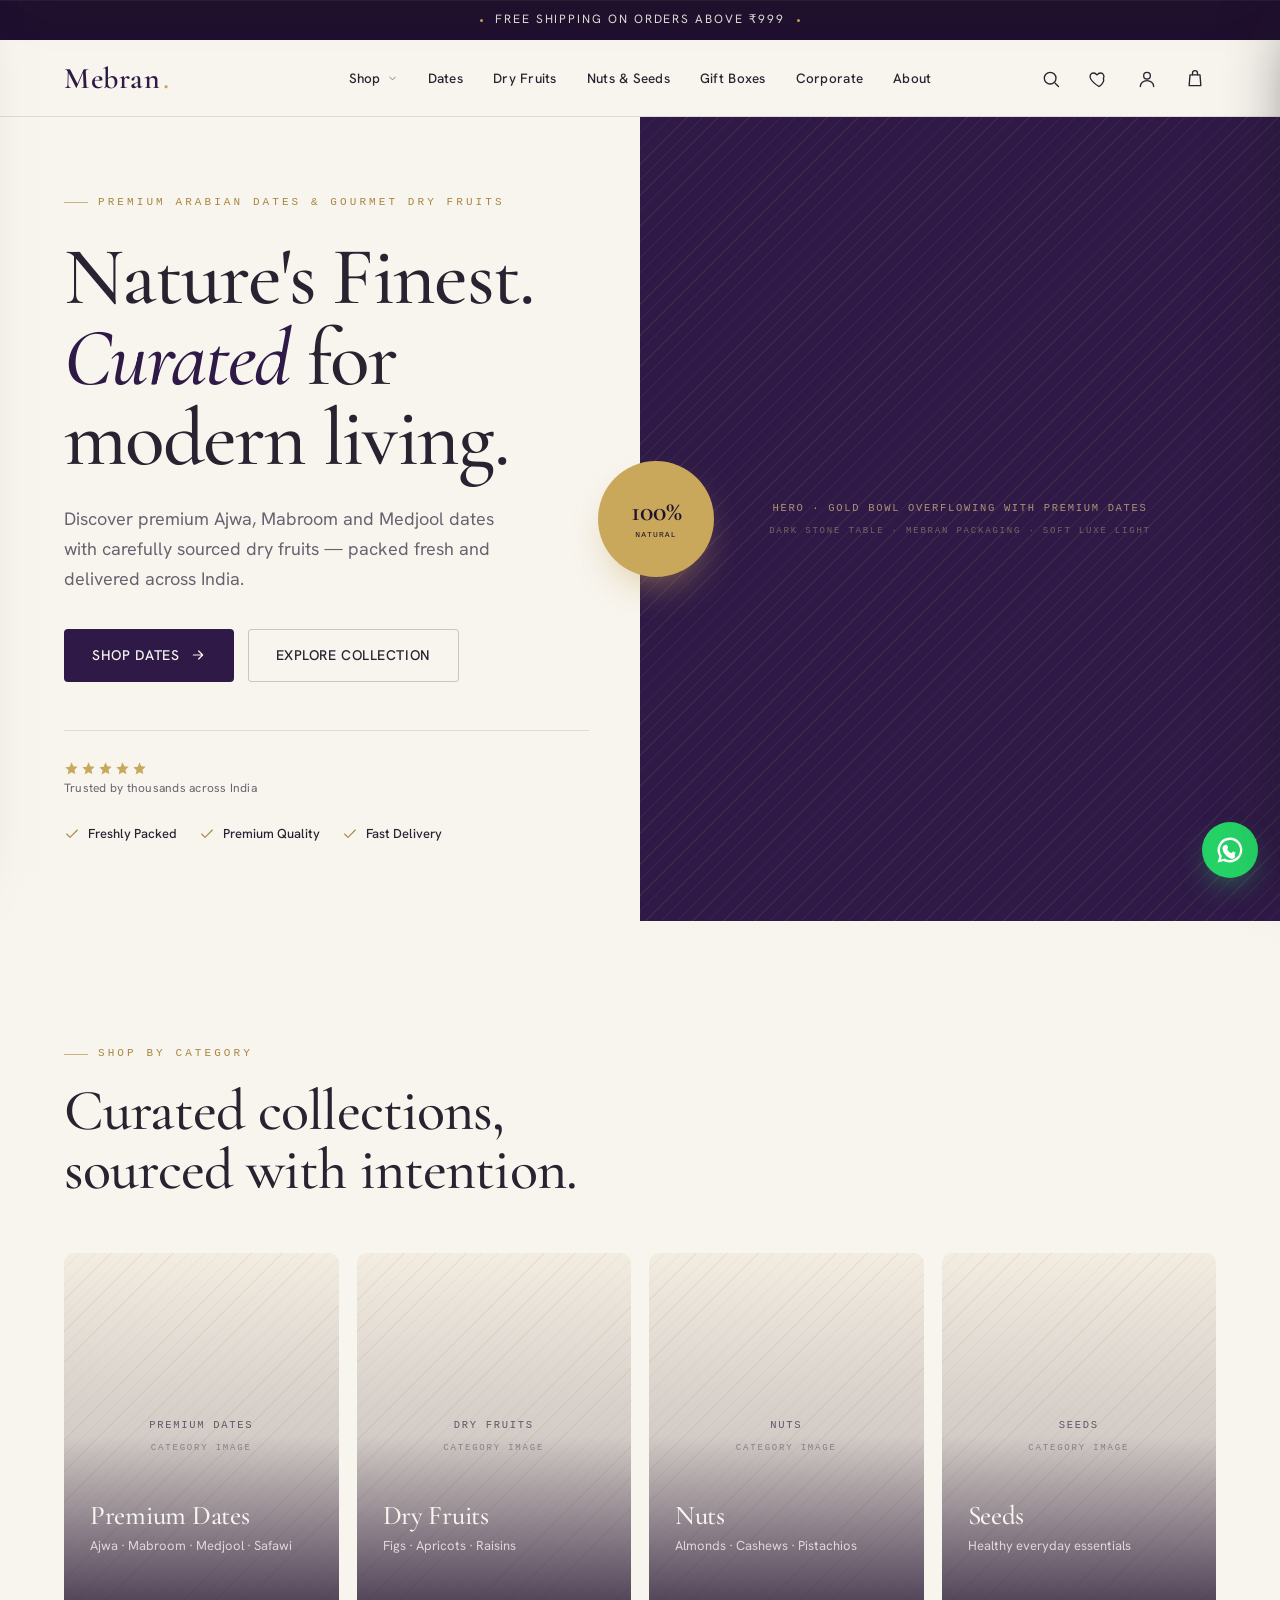
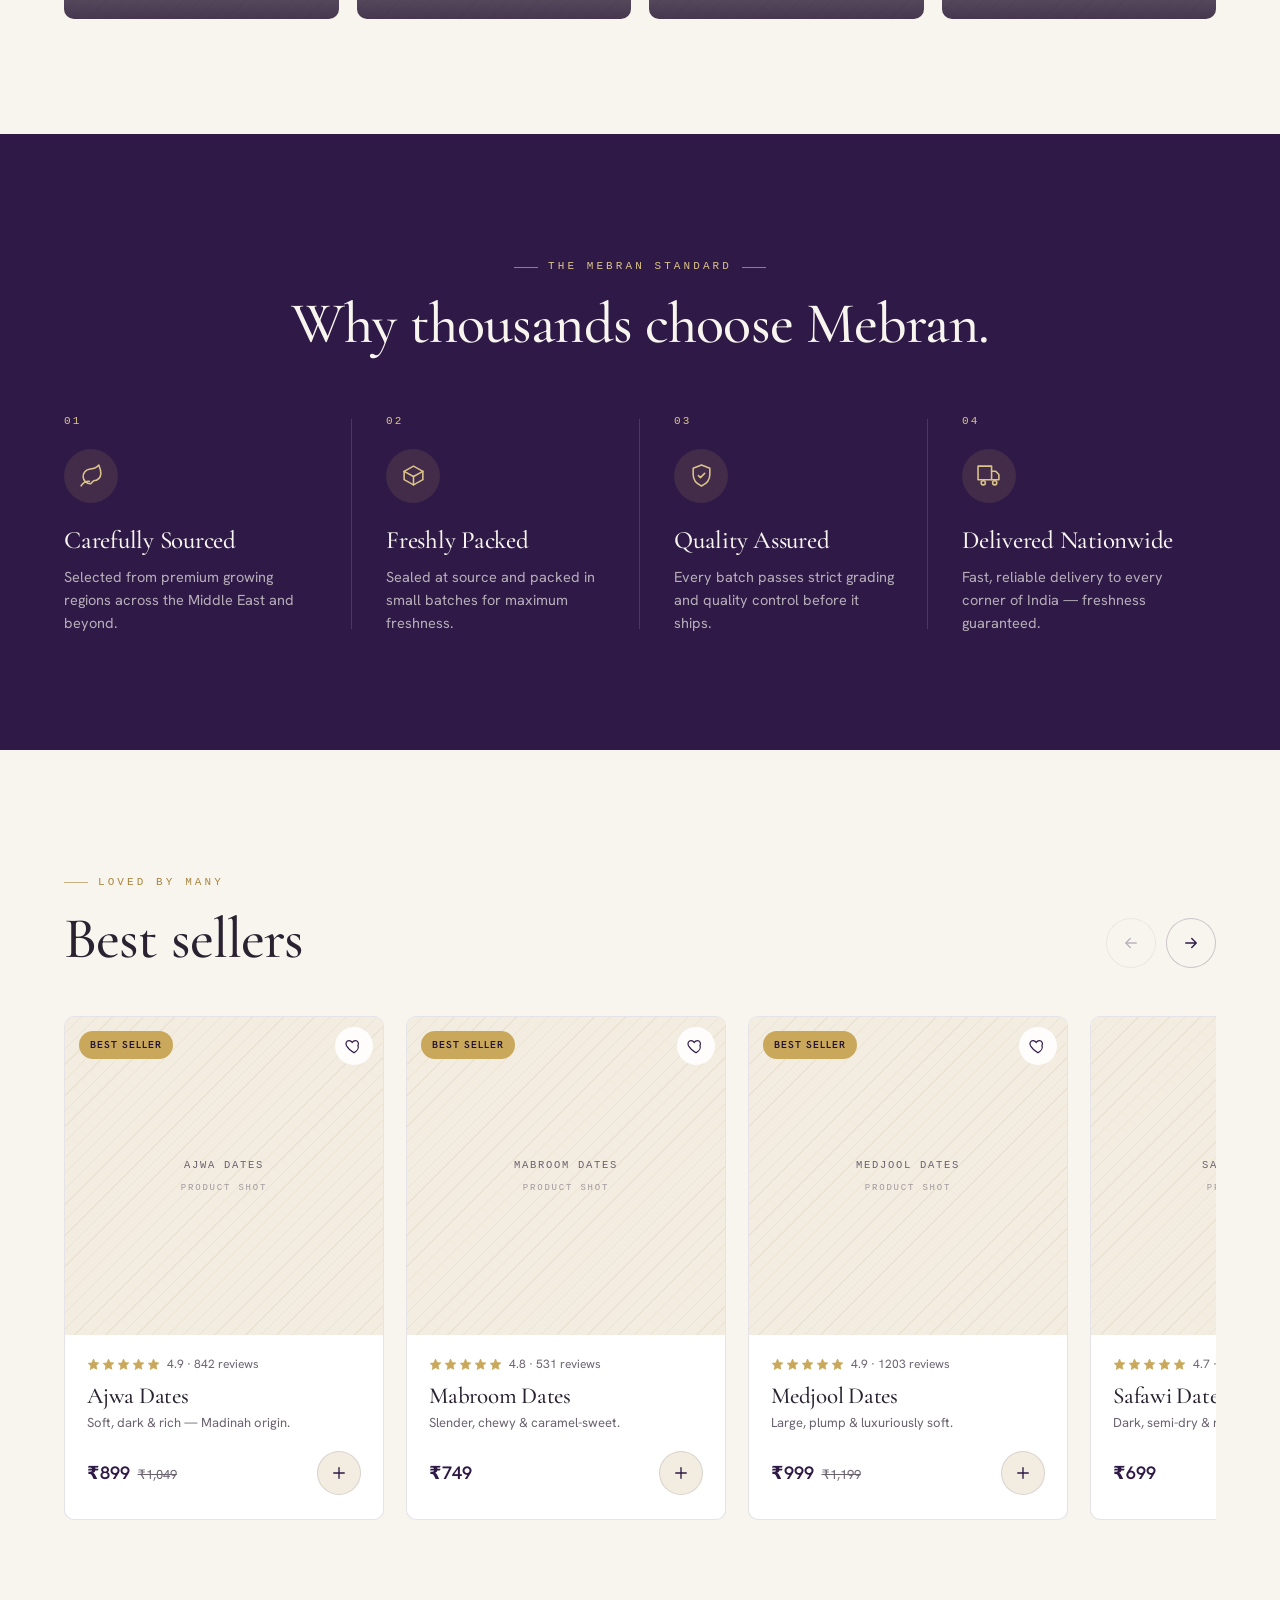
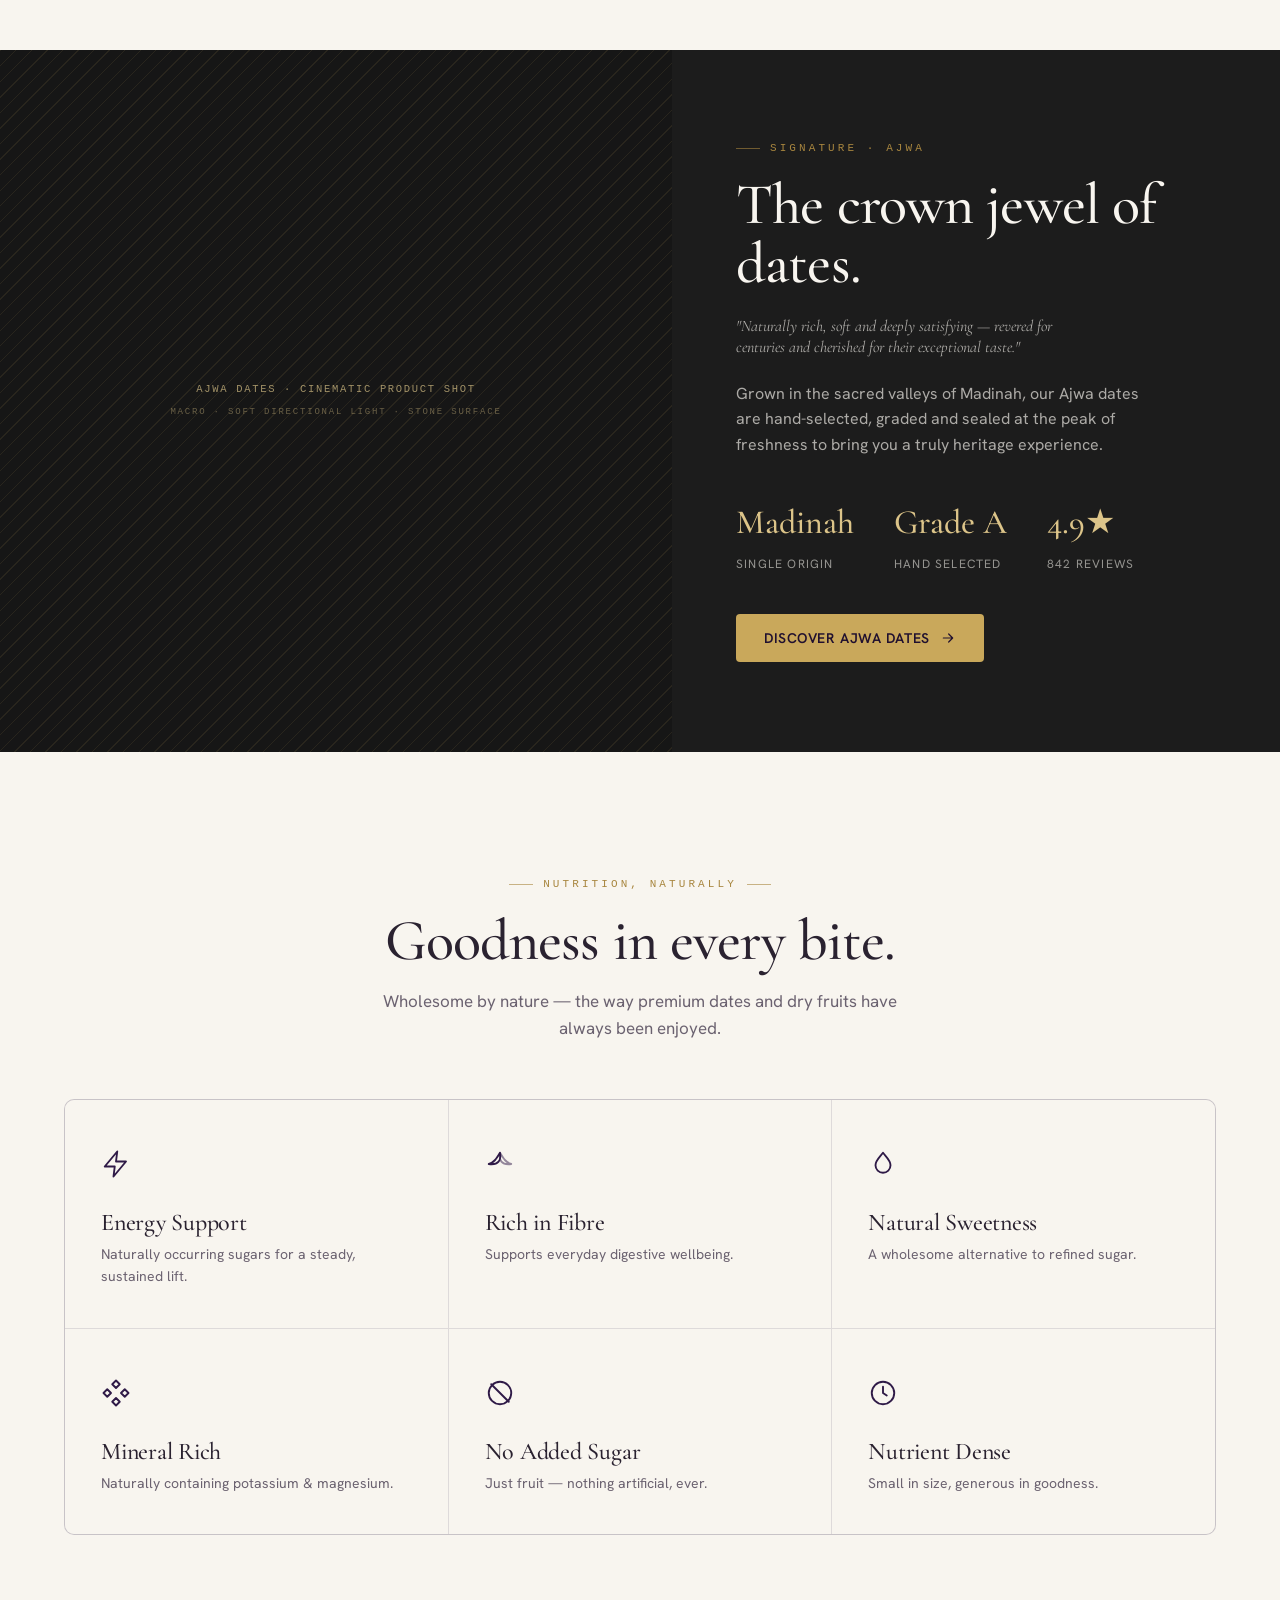
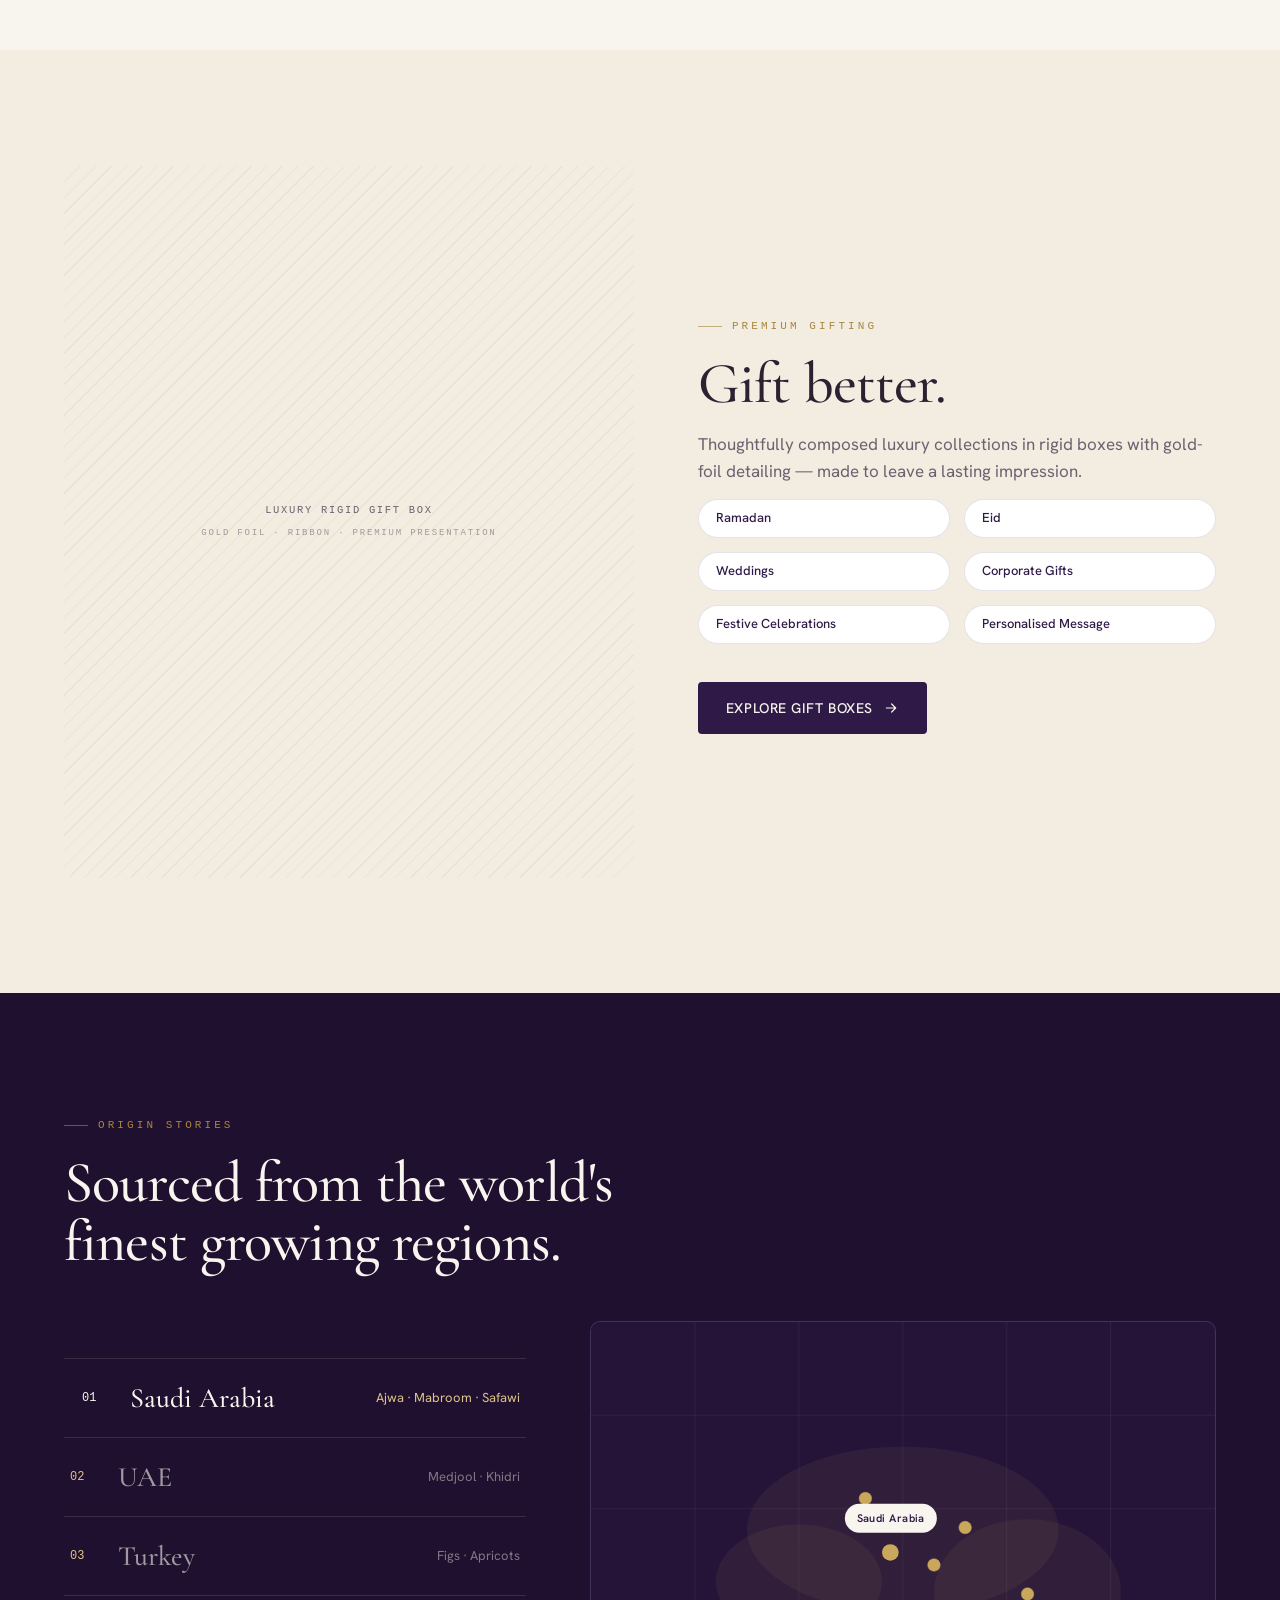
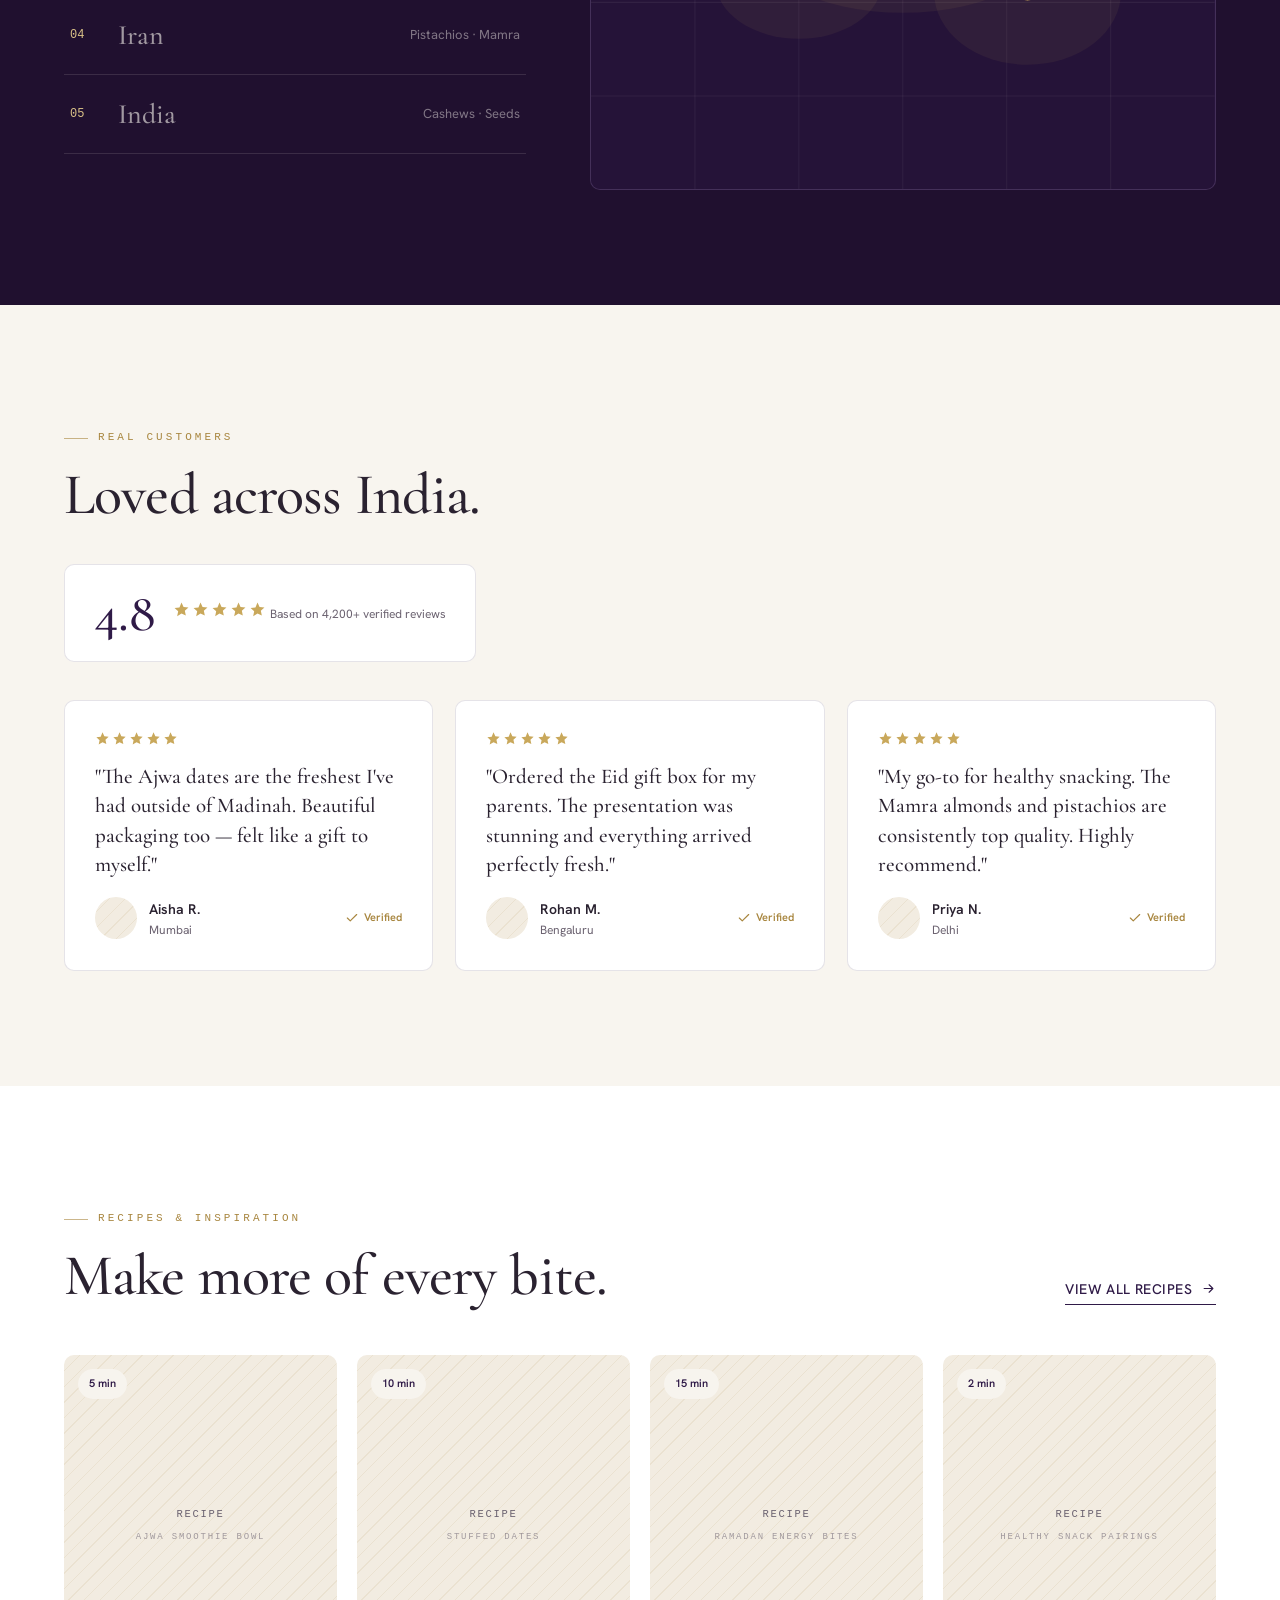
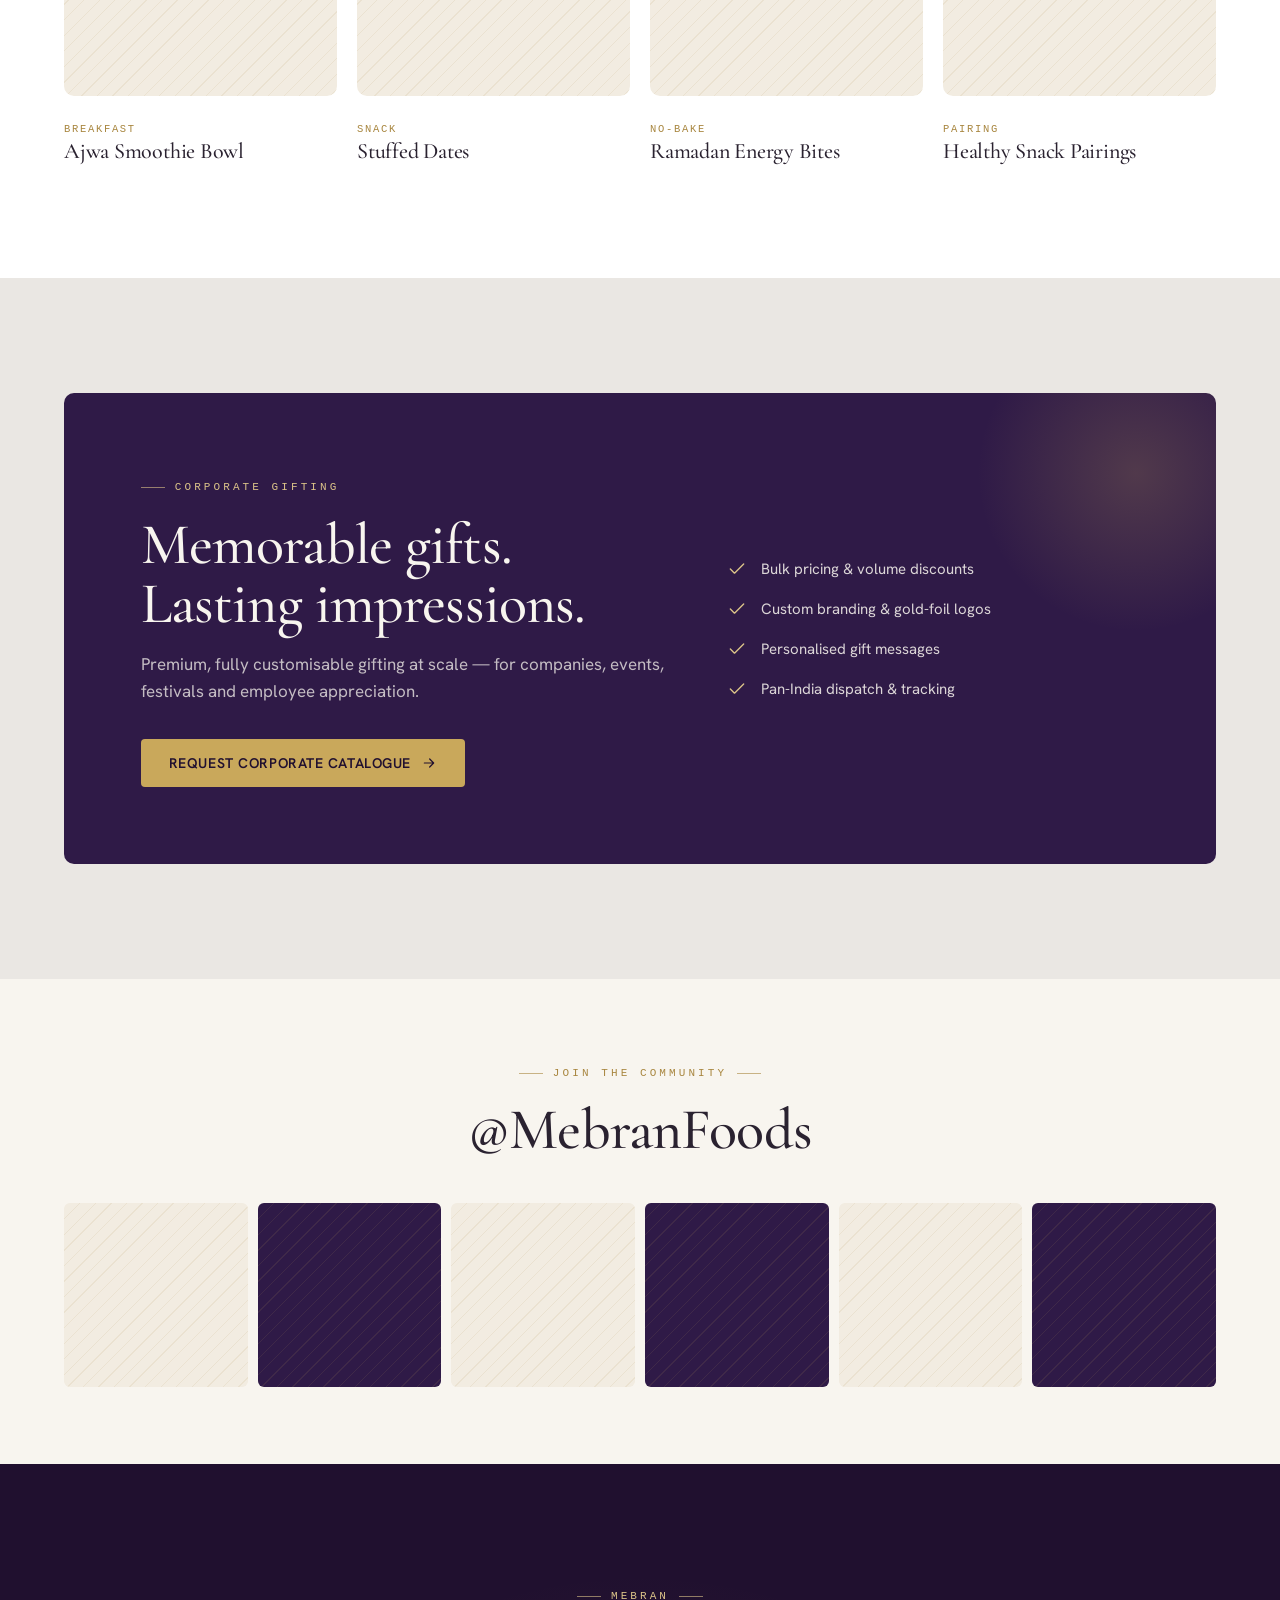
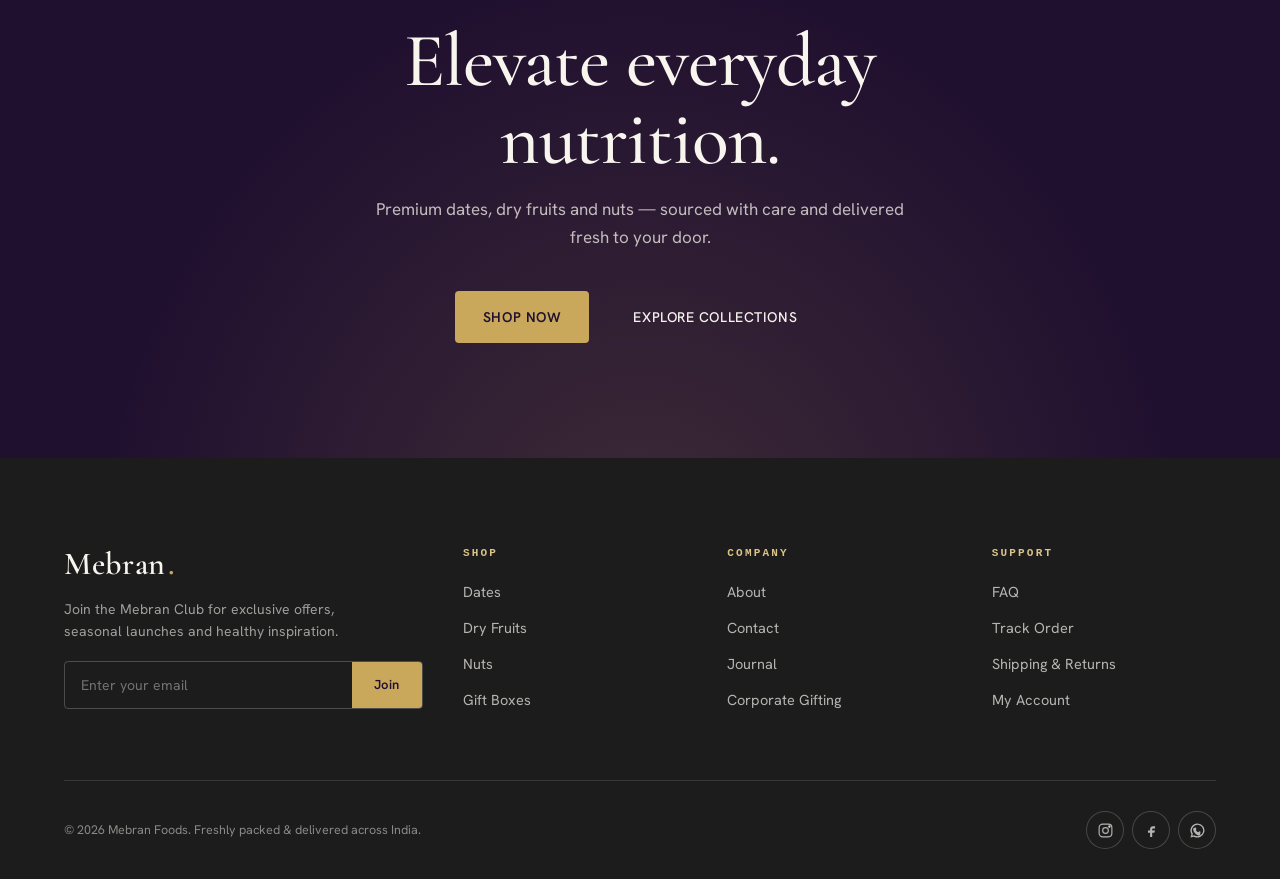
<file: project/Mebran Homepage.html>
<!DOCTYPE html>
<html lang="en">
<head>
<meta charset="UTF-8">
<meta name="viewport" content="width=device-width, initial-scale=1.0">
<title>Mebran — Premium Dates, Dry Fruits & Nuts</title>
<meta name="description" content="Premium Ajwa, Mabroom & Medjool dates and carefully sourced dry fruits, packed fresh and delivered across India.">
<link rel="stylesheet" href="mebran.css">
</head>
<body>

<!-- ============================================================
     1. ANNOUNCEMENT BAR
     ============================================================ -->
<div class="announce">
  <div class="announce-track">
    <span class="announce-item active"><span class="dot"></span> Free Shipping On Orders Above ₹999 <span class="dot"></span></span>
    <span class="announce-item">Freshly Packed · Delivered Across India</span>
    <span class="announce-item">Premium Saudi Dates & Gourmet Dry Fruits</span>
  </div>
</div>

<!-- ============================================================
     2. HEADER
     ============================================================ -->
<header class="header" id="header">
  <div class="wrap header-inner">
    <button class="icon-btn burger" id="burger" aria-label="Open menu">
      <svg viewBox="0 0 24 24" fill="none" stroke="currentColor" stroke-width="1.6" stroke-linecap="round"><path d="M3 6h18M3 12h18M3 18h18"/></svg>
    </button>

    <a href="#" class="logo" aria-label="Mebran home">Mebran<span class="dot-gold">.</span></a>

    <nav class="nav" aria-label="Primary">
      <ul class="nav-list">
        <li class="nav-item" id="shopNav">
          <a href="#categories" class="nav-link">Shop
            <svg class="chev" viewBox="0 0 24 24" fill="none" stroke="currentColor" stroke-width="2" stroke-linecap="round"><path d="M6 9l6 6 6-6"/></svg>
          </a>
        </li>
        <li class="nav-item"><a href="#categories" class="nav-link">Dates</a></li>
        <li class="nav-item"><a href="#categories" class="nav-link">Dry Fruits</a></li>
        <li class="nav-item"><a href="#categories" class="nav-link">Nuts &amp; Seeds</a></li>
        <li class="nav-item"><a href="Gift Boxes.html" class="nav-link">Gift Boxes</a></li>
        <li class="nav-item"><a href="Corporate Gifting.html" class="nav-link">Corporate</a></li>
        <li class="nav-item"><a href="About.html" class="nav-link">About</a></li>
      </ul>
    </nav>

    <div class="header-actions">
      <button class="icon-btn" id="searchBtn" aria-label="Search">
        <svg viewBox="0 0 24 24" fill="none" stroke="currentColor" stroke-width="1.6" stroke-linecap="round"><circle cx="11" cy="11" r="7"/><path d="M21 21l-4-4"/></svg>
      </button>
      <button class="icon-btn desk-only" aria-label="Wishlist">
        <svg viewBox="0 0 24 24" fill="none" stroke="currentColor" stroke-width="1.6" stroke-linecap="round" stroke-linejoin="round"><path d="M12 21s-7.5-4.6-10-9.3C.4 8.3 2 4.8 5.4 4.8c2 0 3.4 1.2 4.2 2.4.8-1.2 2.2-2.4 4.2-2.4 3.4 0 5 3.5 3.4 6.9C19.5 16.4 12 21 12 21z"/></svg>
        <span class="cart-count wishlist-count" id="wishCount">0</span>
      </button>
      <a class="icon-btn desk-only" href="Account.html" aria-label="Account">
        <svg viewBox="0 0 24 24" fill="none" stroke="currentColor" stroke-width="1.6" stroke-linecap="round" stroke-linejoin="round"><circle cx="12" cy="8" r="4"/><path d="M4 21c0-4 3.6-7 8-7s8 3 8 7"/></svg>
      </a>
      <button class="icon-btn" id="cartBtn" aria-label="Cart">
        <svg viewBox="0 0 24 24" fill="none" stroke="currentColor" stroke-width="1.6" stroke-linecap="round" stroke-linejoin="round"><path d="M6 7h12l1 13H5z"/><path d="M9 7V5a3 3 0 0 1 6 0v2"/></svg>
        <span class="cart-count" id="cartCount">0</span>
      </button>
    </div>
  </div>

  <!-- Mega menu -->
  <div class="mega" id="mega">
    <div class="wrap mega-inner">
      <div class="mega-col">
        <h4>Premium Dates</h4>
        <div class="mega-links">
          <a href="#categories">Ajwa <span>Madinah</span></a>
          <a href="#categories">Mabroom <span>Caramel</span></a>
          <a href="#categories">Medjool <span>Jumbo</span></a>
          <a href="#categories">Safawi <span>Semi-dry</span></a>
        </div>
      </div>
      <div class="mega-col">
        <h4>Dry Fruits</h4>
        <div class="mega-links">
          <a href="#categories">Figs &amp; Anjeer</a>
          <a href="#categories">Apricots</a>
          <a href="#categories">Raisins</a>
          <a href="#categories">Prunes</a>
        </div>
      </div>
      <div class="mega-col">
        <h4>Nuts &amp; Seeds</h4>
        <div class="mega-links">
          <a href="#categories">Mamra Almonds</a>
          <a href="#categories">Pistachios</a>
          <a href="#categories">Cashews</a>
          <a href="#categories">Mixed Seeds</a>
        </div>
      </div>
      <div class="mega-col">
        <div class="mega-feature">
          <a href="Gift Boxes.html" style="position:absolute;inset:0;z-index:3" aria-label="Gift collection"></a>
          <div class="ph ph--dark"><div class="ph-label">RAMADAN GIFT EDIT · LIFESTYLE<span>rigid box · gold foil</span></div></div>
          <span class="mega-feature-tag">New · Gift Collection 2026 →</span>
        </div>
      </div>
    </div>
  </div>
</header>

<!-- ============================================================
     3. HERO
     ============================================================ -->
<section class="hero">
  <div class="hero-grid">
    <div class="hero-left">
      <span class="eyebrow reveal">Premium Arabian Dates &amp; Gourmet Dry Fruits</span>
      <h1 class="hero-headline reveal d1">Nature's Finest.<br><em>Curated</em> for modern living.</h1>
      <p class="hero-sub reveal d2">Discover premium Ajwa, Mabroom and Medjool dates with carefully sourced dry fruits — packed fresh and delivered across India.</p>
      <div class="hero-cta reveal d3">
        <a href="#categories" class="btn btn--primary">Shop Dates <svg viewBox="0 0 24 24" fill="none" stroke="currentColor" stroke-width="1.8" stroke-linecap="round" stroke-linejoin="round"><path d="M5 12h14M13 6l6 6-6 6"/></svg></a>
        <a href="#bestsellers" class="btn btn--ghost">Explore Collection</a>
      </div>
      <div class="hero-trust reveal d4">
        <div class="hero-stars">
          <span class="stars">
            <svg viewBox="0 0 24 24" fill="currentColor"><path d="M12 2l2.9 6.3 6.9.8-5.1 4.7 1.4 6.8L12 17.8 5.9 21.4l1.4-6.8L2.2 9.9l6.9-.8z"/></svg>
            <svg viewBox="0 0 24 24" fill="currentColor"><path d="M12 2l2.9 6.3 6.9.8-5.1 4.7 1.4 6.8L12 17.8 5.9 21.4l1.4-6.8L2.2 9.9l6.9-.8z"/></svg>
            <svg viewBox="0 0 24 24" fill="currentColor"><path d="M12 2l2.9 6.3 6.9.8-5.1 4.7 1.4 6.8L12 17.8 5.9 21.4l1.4-6.8L2.2 9.9l6.9-.8z"/></svg>
            <svg viewBox="0 0 24 24" fill="currentColor"><path d="M12 2l2.9 6.3 6.9.8-5.1 4.7 1.4 6.8L12 17.8 5.9 21.4l1.4-6.8L2.2 9.9l6.9-.8z"/></svg>
            <svg viewBox="0 0 24 24" fill="currentColor"><path d="M12 2l2.9 6.3 6.9.8-5.1 4.7 1.4 6.8L12 17.8 5.9 21.4l1.4-6.8L2.2 9.9l6.9-.8z"/></svg>
          </span>
          <small>Trusted by thousands across India</small>
        </div>
        <div class="trust-chips">
          <span class="trust-chip"><svg viewBox="0 0 24 24" fill="none" stroke="currentColor" stroke-width="1.6" stroke-linecap="round" stroke-linejoin="round"><path d="M20 6L9 17l-5-5"/></svg> Freshly Packed</span>
          <span class="trust-chip"><svg viewBox="0 0 24 24" fill="none" stroke="currentColor" stroke-width="1.6" stroke-linecap="round" stroke-linejoin="round"><path d="M20 6L9 17l-5-5"/></svg> Premium Quality</span>
          <span class="trust-chip"><svg viewBox="0 0 24 24" fill="none" stroke="currentColor" stroke-width="1.6" stroke-linecap="round" stroke-linejoin="round"><path d="M20 6L9 17l-5-5"/></svg> Fast Delivery</span>
        </div>
      </div>
    </div>
    <div class="hero-right">
      <div class="hero-badge"><b>100%</b><small>Natural</small></div>
      <div class="ph ph--dark">
        <div class="ph-label">HERO · GOLD BOWL OVERFLOWING WITH PREMIUM DATES<span>dark stone table · mebran packaging · soft luxe light</span></div>
      </div>
    </div>
  </div>
</section>

<!-- ============================================================
     4. FEATURED CATEGORIES
     ============================================================ -->
<section class="section" id="categories">
  <div class="wrap">
    <div class="section-head reveal">
      <span class="eyebrow">Shop By Category</span>
      <h2 class="section-title">Curated collections, <br>sourced with intention.</h2>
    </div>
    <div class="cat-grid">
      <a href="#bestsellers" class="cat-card reveal">
        <div class="ph ph--gold"><div class="ph-label">PREMIUM DATES<span>category image</span></div></div>
        <div class="cat-body"><h3>Premium Dates</h3><p>Ajwa · Mabroom · Medjool · Safawi</p><span class="cat-go">Shop now <svg viewBox="0 0 24 24" fill="none" stroke="currentColor" stroke-width="1.8" stroke-linecap="round" stroke-linejoin="round"><path d="M5 12h14M13 6l6 6-6 6"/></svg></span></div>
      </a>
      <a href="#bestsellers" class="cat-card reveal d1">
        <div class="ph ph--gold"><div class="ph-label">DRY FRUITS<span>category image</span></div></div>
        <div class="cat-body"><h3>Dry Fruits</h3><p>Figs · Apricots · Raisins</p><span class="cat-go">Shop now <svg viewBox="0 0 24 24" fill="none" stroke="currentColor" stroke-width="1.8" stroke-linecap="round" stroke-linejoin="round"><path d="M5 12h14M13 6l6 6-6 6"/></svg></span></div>
      </a>
      <a href="#bestsellers" class="cat-card reveal d2">
        <div class="ph ph--gold"><div class="ph-label">NUTS<span>category image</span></div></div>
        <div class="cat-body"><h3>Nuts</h3><p>Almonds · Cashews · Pistachios</p><span class="cat-go">Shop now <svg viewBox="0 0 24 24" fill="none" stroke="currentColor" stroke-width="1.8" stroke-linecap="round" stroke-linejoin="round"><path d="M5 12h14M13 6l6 6-6 6"/></svg></span></div>
      </a>
      <a href="#bestsellers" class="cat-card reveal d3">
        <div class="ph ph--gold"><div class="ph-label">SEEDS<span>category image</span></div></div>
        <div class="cat-body"><h3>Seeds</h3><p>Healthy everyday essentials</p><span class="cat-go">Shop now <svg viewBox="0 0 24 24" fill="none" stroke="currentColor" stroke-width="1.8" stroke-linecap="round" stroke-linejoin="round"><path d="M5 12h14M13 6l6 6-6 6"/></svg></span></div>
      </a>
    </div>
  </div>
</section>

<!-- ============================================================
     5. WHY MEBRAN
     ============================================================ -->
<section class="section dark">
  <div class="wrap">
    <div class="section-head center reveal">
      <span class="eyebrow center">The Mebran Standard</span>
      <h2 class="section-title">Why thousands choose Mebran.</h2>
    </div>
    <div class="pillars">
      <div class="pillar reveal">
        <span class="num">01</span>
        <div class="pillar-ico"><svg viewBox="0 0 24 24" fill="none" stroke="currentColor" stroke-width="1.5" stroke-linecap="round" stroke-linejoin="round"><path d="M11 20A7 7 0 0 1 9.8 6.1C15.5 5 17 4.5 19 2c1 2.5 2 4.5 2 8a7 7 0 0 1-7 7z"/><path d="M2 22c1.5-3 4-4.5 8-4.5"/></svg></div>
        <h3>Carefully Sourced</h3>
        <p>Selected from premium growing regions across the Middle East and beyond.</p>
      </div>
      <div class="pillar reveal d1">
        <span class="num">02</span>
        <div class="pillar-ico"><svg viewBox="0 0 24 24" fill="none" stroke="currentColor" stroke-width="1.5" stroke-linecap="round" stroke-linejoin="round"><path d="M21 8l-9-5-9 5 9 5 9-5z"/><path d="M3 8v8l9 5 9-5V8"/><path d="M12 13v8"/></svg></div>
        <h3>Freshly Packed</h3>
        <p>Sealed at source and packed in small batches for maximum freshness.</p>
      </div>
      <div class="pillar reveal d2">
        <span class="num">03</span>
        <div class="pillar-ico"><svg viewBox="0 0 24 24" fill="none" stroke="currentColor" stroke-width="1.5" stroke-linecap="round" stroke-linejoin="round"><path d="M12 2l8 3v6c0 5-3.4 9-8 11-4.6-2-8-6-8-11V5z"/><path d="M9 12l2 2 4-4"/></svg></div>
        <h3>Quality Assured</h3>
        <p>Every batch passes strict grading and quality control before it ships.</p>
      </div>
      <div class="pillar reveal d3">
        <span class="num">04</span>
        <div class="pillar-ico"><svg viewBox="0 0 24 24" fill="none" stroke="currentColor" stroke-width="1.5" stroke-linecap="round" stroke-linejoin="round"><path d="M1 3h13v13H1z"/><path d="M14 8h4l3 3v5h-7"/><circle cx="6" cy="19" r="2"/><circle cx="17" cy="19" r="2"/></svg></div>
        <h3>Delivered Nationwide</h3>
        <p>Fast, reliable delivery to every corner of India — freshness guaranteed.</p>
      </div>
    </div>
  </div>
</section>

<!-- ============================================================
     6. BEST SELLERS
     ============================================================ -->
<section class="section" id="bestsellers">
  <div class="wrap">
    <div class="bs-head reveal">
      <div class="section-head">
        <span class="eyebrow">Loved By Many</span>
        <h2 class="section-title">Best sellers</h2>
      </div>
      <div class="carousel-ctrl">
        <button class="car-btn" id="bsPrev" aria-label="Previous"><svg viewBox="0 0 24 24" fill="none" stroke="currentColor" stroke-width="1.8" stroke-linecap="round" stroke-linejoin="round"><path d="M19 12H5M11 18l-6-6 6-6"/></svg></button>
        <button class="car-btn" id="bsNext" aria-label="Next"><svg viewBox="0 0 24 24" fill="none" stroke="currentColor" stroke-width="1.8" stroke-linecap="round" stroke-linejoin="round"><path d="M5 12h14M13 6l6 6-6 6"/></svg></button>
      </div>
    </div>
    <div class="product-rail reveal" id="bsRail"></div>
  </div>
</section>

<!-- ============================================================
     7. SIGNATURE PRODUCT STORY — AJWA
     ============================================================ -->
<section class="story" id="story">
  <div class="story-grid">
    <div class="story-media">
      <div class="ph ph--charcoal"><div class="ph-label">AJWA DATES · CINEMATIC PRODUCT SHOT<span>macro · soft directional light · stone surface</span></div></div>
    </div>
    <div class="story-body reveal">
      <span class="eyebrow">Signature · Ajwa</span>
      <h2 class="section-title">The crown jewel of dates.</h2>
      <p class="story-quote">"Naturally rich, soft and deeply satisfying — revered for centuries and cherished for their exceptional taste."</p>
      <p>Grown in the sacred valleys of Madinah, our Ajwa dates are hand-selected, graded and sealed at the peak of freshness to bring you a truly heritage experience.</p>
      <div class="story-spec">
        <div><b>Madinah</b><span>Single Origin</span></div>
        <div><b>Grade A</b><span>Hand Selected</span></div>
        <div><b>4.9★</b><span>842 Reviews</span></div>
      </div>
      <div style="margin-top:38px">
        <button class="btn btn--gold" data-add="ajwa">Discover Ajwa Dates <svg viewBox="0 0 24 24" fill="none" stroke="currentColor" stroke-width="1.8" stroke-linecap="round" stroke-linejoin="round"><path d="M5 12h14M13 6l6 6-6 6"/></svg></button>
      </div>
    </div>
  </div>
</section>

<!-- ============================================================
     8. HEALTH BENEFITS
     ============================================================ -->
<section class="section">
  <div class="wrap">
    <div class="section-head center reveal">
      <span class="eyebrow center">Nutrition, Naturally</span>
      <h2 class="section-title">Goodness in every bite.</h2>
      <p class="section-sub">Wholesome by nature — the way premium dates and dry fruits have always been enjoyed.</p>
    </div>
    <div class="benefits-grid">
      <div class="benefit reveal"><div class="benefit-ico"><svg viewBox="0 0 24 24" fill="none" stroke="currentColor" stroke-width="1.5" stroke-linecap="round" stroke-linejoin="round"><path d="M13 2L3 14h8l-1 8 10-12h-8z"/></svg></div><h3>Energy Support</h3><p>Naturally occurring sugars for a steady, sustained lift.</p></div>
      <div class="benefit reveal d1"><div class="benefit-ico"><svg viewBox="0 0 24 24" fill="none" stroke="currentColor" stroke-width="1.5" stroke-linecap="round" stroke-linejoin="round"><path d="M3 12c4-1 6-4 9-9 1 6-1 10-9 9z"/><path d="M21 12c-4-1-6-4-9-9-1 6 1 10 9 9z" opacity=".5"/></svg></div><h3>Rich in Fibre</h3><p>Supports everyday digestive wellbeing.</p></div>
      <div class="benefit reveal d2"><div class="benefit-ico"><svg viewBox="0 0 24 24" fill="none" stroke="currentColor" stroke-width="1.5" stroke-linecap="round" stroke-linejoin="round"><path d="M12 3c3 4 6 6 6 10a6 6 0 0 1-12 0c0-4 3-6 6-10z"/></svg></div><h3>Natural Sweetness</h3><p>A wholesome alternative to refined sugar.</p></div>
      <div class="benefit reveal"><div class="benefit-ico"><svg viewBox="0 0 24 24" fill="none" stroke="currentColor" stroke-width="1.5" stroke-linecap="round" stroke-linejoin="round"><path d="M12 2l3 3-3 3-3-3z"/><path d="M5 9l3 3-3 3-3-3z"/><path d="M19 9l3 3-3 3-3-3z"/><path d="M12 16l3 3-3 3-3-3z"/></svg></div><h3>Mineral Rich</h3><p>Naturally containing potassium &amp; magnesium.</p></div>
      <div class="benefit reveal d1"><div class="benefit-ico"><svg viewBox="0 0 24 24" fill="none" stroke="currentColor" stroke-width="1.5" stroke-linecap="round" stroke-linejoin="round"><circle cx="12" cy="12" r="9"/><path d="M5 5l14 14"/></svg></div><h3>No Added Sugar</h3><p>Just fruit — nothing artificial, ever.</p></div>
      <div class="benefit reveal d2"><div class="benefit-ico"><svg viewBox="0 0 24 24" fill="none" stroke="currentColor" stroke-width="1.5" stroke-linecap="round" stroke-linejoin="round"><circle cx="12" cy="12" r="9"/><path d="M12 7v5l3 2"/></svg></div><h3>Nutrient Dense</h3><p>Small in size, generous in goodness.</p></div>
    </div>
  </div>
</section>

<!-- ============================================================
     9. PREMIUM GIFT COLLECTIONS
     ============================================================ -->
<section class="section gift" id="gifting">
  <div class="wrap gift-grid">
    <div class="gift-visual reveal">
      <div class="ph ph--gold"><div class="ph-label">LUXURY RIGID GIFT BOX<span>gold foil · ribbon · premium presentation</span></div></div>
    </div>
    <div class="reveal d1">
      <span class="eyebrow">Premium Gifting</span>
      <h2 class="section-title">Gift better.</h2>
      <p class="section-sub">Thoughtfully composed luxury collections in rigid boxes with gold-foil detailing — made to leave a lasting impression.</p>
      <div class="gift-occasions">
        <span class="gift-tag">Ramadan</span>
        <span class="gift-tag">Eid</span>
        <span class="gift-tag">Weddings</span>
        <span class="gift-tag">Corporate Gifts</span>
        <span class="gift-tag">Festive Celebrations</span>
        <span class="gift-tag">Personalised Message</span>
      </div>
      <div style="margin-top:38px"><a href="Gift Boxes.html" class="btn btn--primary">Explore Gift Boxes <svg viewBox="0 0 24 24" fill="none" stroke="currentColor" stroke-width="1.8" stroke-linecap="round" stroke-linejoin="round"><path d="M5 12h14M13 6l6 6-6 6"/></svg></a></div>
    </div>
  </div>
</section>

<!-- ============================================================
     10. ORIGIN STORIES — MAP
     ============================================================ -->
<section class="section origins">
  <div class="wrap">
    <div class="section-head reveal">
      <span class="eyebrow">Origin Stories</span>
      <h2 class="section-title">Sourced from the world's <br>finest growing regions.</h2>
    </div>
    <div class="origins-grid">
      <div class="origin-list reveal">
        <button class="origin-row" data-origin="sa"><span class="o-idx">01</span><span class="o-name">Saudi Arabia</span><span class="o-prod">Ajwa · Mabroom · Safawi</span></button>
        <button class="origin-row" data-origin="ae"><span class="o-idx">02</span><span class="o-name">UAE</span><span class="o-prod">Medjool · Khidri</span></button>
        <button class="origin-row" data-origin="tr"><span class="o-idx">03</span><span class="o-name">Turkey</span><span class="o-prod">Figs · Apricots</span></button>
        <button class="origin-row" data-origin="ir"><span class="o-idx">04</span><span class="o-name">Iran</span><span class="o-prod">Pistachios · Mamra</span></button>
        <button class="origin-row" data-origin="in"><span class="o-idx">05</span><span class="o-name">India</span><span class="o-prod">Cashews · Seeds</span></button>
      </div>
      <div class="origin-map reveal d1">
        <svg class="map-svg" viewBox="0 0 600 450" preserveAspectRatio="xMidYMid slice" aria-hidden="true">
          <rect width="600" height="450" fill="#251338"/>
          <!-- abstract latitude/longitude grid -->
          <g stroke="rgba(248,245,239,.06)" stroke-width="1">
            <path d="M0 90 H600 M0 180 H600 M0 270 H600 M0 360 H600"/>
            <path d="M100 0 V450 M200 0 V450 M300 0 V450 M400 0 V450 M500 0 V450"/>
          </g>
          <!-- soft landmass blobs (abstract, not a real map drawing) -->
          <g fill="rgba(201,168,91,.07)">
            <ellipse cx="300" cy="200" rx="150" ry="80"/>
            <ellipse cx="420" cy="260" rx="90" ry="70"/>
            <ellipse cx="200" cy="250" rx="80" ry="55"/>
          </g>
          <g class="map-dot" data-origin="sa" data-x="48%" data-y="49%" data-label="Saudi Arabia"><circle class="ring" cx="288" cy="222" r="6"/><circle class="core" cx="288" cy="222" r="6"/></g>
          <g class="map-dot" data-origin="ae" data-x="55%" data-y="52%" data-label="UAE"><circle class="ring" cx="330" cy="234" r="6"/><circle class="core" cx="330" cy="234" r="6"/></g>
          <g class="map-dot" data-origin="tr" data-x="44%" data-y="38%" data-label="Turkey"><circle class="ring" cx="264" cy="170" r="6"/><circle class="core" cx="264" cy="170" r="6"/></g>
          <g class="map-dot" data-origin="ir" data-x="60%" data-y="44%" data-label="Iran"><circle class="ring" cx="360" cy="198" r="6"/><circle class="core" cx="360" cy="198" r="6"/></g>
          <g class="map-dot" data-origin="in" data-x="70%" data-y="58%" data-label="India"><circle class="ring" cx="420" cy="262" r="6"/><circle class="core" cx="420" cy="262" r="6"/></g>
        </svg>
        <div class="map-label" id="mapLabel"></div>
      </div>
    </div>
  </div>
</section>

<!-- ============================================================
     11. CUSTOMER REVIEWS
     ============================================================ -->
<section class="section reviews">
  <div class="wrap">
    <div class="section-head reveal">
      <span class="eyebrow">Real Customers</span>
      <h2 class="section-title">Loved across India.</h2>
    </div>
    <div class="reviews-top reveal">
      <div class="rating-badge">
        <span class="big">4.8</span>
        <div>
          <span class="stars"><svg viewBox="0 0 24 24" fill="currentColor"><path d="M12 2l2.9 6.3 6.9.8-5.1 4.7 1.4 6.8L12 17.8 5.9 21.4l1.4-6.8L2.2 9.9l6.9-.8z"/></svg><svg viewBox="0 0 24 24" fill="currentColor"><path d="M12 2l2.9 6.3 6.9.8-5.1 4.7 1.4 6.8L12 17.8 5.9 21.4l1.4-6.8L2.2 9.9l6.9-.8z"/></svg><svg viewBox="0 0 24 24" fill="currentColor"><path d="M12 2l2.9 6.3 6.9.8-5.1 4.7 1.4 6.8L12 17.8 5.9 21.4l1.4-6.8L2.2 9.9l6.9-.8z"/></svg><svg viewBox="0 0 24 24" fill="currentColor"><path d="M12 2l2.9 6.3 6.9.8-5.1 4.7 1.4 6.8L12 17.8 5.9 21.4l1.4-6.8L2.2 9.9l6.9-.8z"/></svg><svg viewBox="0 0 24 24" fill="currentColor"><path d="M12 2l2.9 6.3 6.9.8-5.1 4.7 1.4 6.8L12 17.8 5.9 21.4l1.4-6.8L2.2 9.9l6.9-.8z"/></svg></span>
          <small>Based on 4,200+ verified reviews</small>
        </div>
      </div>
    </div>
    <div class="review-grid">
      <div class="review-card reveal">
        <span class="stars"><svg viewBox="0 0 24 24" fill="currentColor"><path d="M12 2l2.9 6.3 6.9.8-5.1 4.7 1.4 6.8L12 17.8 5.9 21.4l1.4-6.8L2.2 9.9l6.9-.8z"/></svg><svg viewBox="0 0 24 24" fill="currentColor"><path d="M12 2l2.9 6.3 6.9.8-5.1 4.7 1.4 6.8L12 17.8 5.9 21.4l1.4-6.8L2.2 9.9l6.9-.8z"/></svg><svg viewBox="0 0 24 24" fill="currentColor"><path d="M12 2l2.9 6.3 6.9.8-5.1 4.7 1.4 6.8L12 17.8 5.9 21.4l1.4-6.8L2.2 9.9l6.9-.8z"/></svg><svg viewBox="0 0 24 24" fill="currentColor"><path d="M12 2l2.9 6.3 6.9.8-5.1 4.7 1.4 6.8L12 17.8 5.9 21.4l1.4-6.8L2.2 9.9l6.9-.8z"/></svg><svg viewBox="0 0 24 24" fill="currentColor"><path d="M12 2l2.9 6.3 6.9.8-5.1 4.7 1.4 6.8L12 17.8 5.9 21.4l1.4-6.8L2.2 9.9l6.9-.8z"/></svg></span>
        <p class="review-text">"The Ajwa dates are the freshest I've had outside of Madinah. Beautiful packaging too — felt like a gift to myself."</p>
        <div class="review-author"><div class="review-avatar"><div class="ph ph--gold"></div></div><div><b>Aisha R.</b><small>Mumbai</small></div><span class="review-verified"><svg viewBox="0 0 24 24" fill="none" stroke="currentColor" stroke-width="2" stroke-linecap="round" stroke-linejoin="round"><path d="M20 6L9 17l-5-5"/></svg>Verified</span></div>
      </div>
      <div class="review-card reveal d1">
        <span class="stars"><svg viewBox="0 0 24 24" fill="currentColor"><path d="M12 2l2.9 6.3 6.9.8-5.1 4.7 1.4 6.8L12 17.8 5.9 21.4l1.4-6.8L2.2 9.9l6.9-.8z"/></svg><svg viewBox="0 0 24 24" fill="currentColor"><path d="M12 2l2.9 6.3 6.9.8-5.1 4.7 1.4 6.8L12 17.8 5.9 21.4l1.4-6.8L2.2 9.9l6.9-.8z"/></svg><svg viewBox="0 0 24 24" fill="currentColor"><path d="M12 2l2.9 6.3 6.9.8-5.1 4.7 1.4 6.8L12 17.8 5.9 21.4l1.4-6.8L2.2 9.9l6.9-.8z"/></svg><svg viewBox="0 0 24 24" fill="currentColor"><path d="M12 2l2.9 6.3 6.9.8-5.1 4.7 1.4 6.8L12 17.8 5.9 21.4l1.4-6.8L2.2 9.9l6.9-.8z"/></svg><svg viewBox="0 0 24 24" fill="currentColor"><path d="M12 2l2.9 6.3 6.9.8-5.1 4.7 1.4 6.8L12 17.8 5.9 21.4l1.4-6.8L2.2 9.9l6.9-.8z"/></svg></span>
        <p class="review-text">"Ordered the Eid gift box for my parents. The presentation was stunning and everything arrived perfectly fresh."</p>
        <div class="review-author"><div class="review-avatar"><div class="ph ph--gold"></div></div><div><b>Rohan M.</b><small>Bengaluru</small></div><span class="review-verified"><svg viewBox="0 0 24 24" fill="none" stroke="currentColor" stroke-width="2" stroke-linecap="round" stroke-linejoin="round"><path d="M20 6L9 17l-5-5"/></svg>Verified</span></div>
      </div>
      <div class="review-card reveal d2">
        <span class="stars"><svg viewBox="0 0 24 24" fill="currentColor"><path d="M12 2l2.9 6.3 6.9.8-5.1 4.7 1.4 6.8L12 17.8 5.9 21.4l1.4-6.8L2.2 9.9l6.9-.8z"/></svg><svg viewBox="0 0 24 24" fill="currentColor"><path d="M12 2l2.9 6.3 6.9.8-5.1 4.7 1.4 6.8L12 17.8 5.9 21.4l1.4-6.8L2.2 9.9l6.9-.8z"/></svg><svg viewBox="0 0 24 24" fill="currentColor"><path d="M12 2l2.9 6.3 6.9.8-5.1 4.7 1.4 6.8L12 17.8 5.9 21.4l1.4-6.8L2.2 9.9l6.9-.8z"/></svg><svg viewBox="0 0 24 24" fill="currentColor"><path d="M12 2l2.9 6.3 6.9.8-5.1 4.7 1.4 6.8L12 17.8 5.9 21.4l1.4-6.8L2.2 9.9l6.9-.8z"/></svg><svg viewBox="0 0 24 24" fill="currentColor"><path d="M12 2l2.9 6.3 6.9.8-5.1 4.7 1.4 6.8L12 17.8 5.9 21.4l1.4-6.8L2.2 9.9l6.9-.8z"/></svg></span>
        <p class="review-text">"My go-to for healthy snacking. The Mamra almonds and pistachios are consistently top quality. Highly recommend."</p>
        <div class="review-author"><div class="review-avatar"><div class="ph ph--gold"></div></div><div><b>Priya N.</b><small>Delhi</small></div><span class="review-verified"><svg viewBox="0 0 24 24" fill="none" stroke="currentColor" stroke-width="2" stroke-linecap="round" stroke-linejoin="round"><path d="M20 6L9 17l-5-5"/></svg>Verified</span></div>
      </div>
    </div>
  </div>
</section>

<!-- ============================================================
     12. RECIPES & INSPIRATION
     ============================================================ -->
<section class="section" style="background:#fff">
  <div class="wrap">
    <div class="bs-head reveal">
      <div class="section-head">
        <span class="eyebrow">Recipes &amp; Inspiration</span>
        <h2 class="section-title">Make more of every bite.</h2>
      </div>
      <a href="#" class="link-arrow">View all recipes <svg viewBox="0 0 24 24" fill="none" stroke="currentColor" stroke-width="1.8" stroke-linecap="round" stroke-linejoin="round"><path d="M5 12h14M13 6l6 6-6 6"/></svg></a>
    </div>
    <div class="recipe-grid">
      <a href="#" class="recipe-card reveal"><div class="recipe-media"><div class="ph ph--gold"><div class="ph-label">RECIPE<span>ajwa smoothie bowl</span></div></div><span class="recipe-time">5 min</span></div><span class="r-cat">Breakfast</span><h3>Ajwa Smoothie Bowl</h3></a>
      <a href="#" class="recipe-card reveal d1"><div class="recipe-media"><div class="ph ph--gold"><div class="ph-label">RECIPE<span>stuffed dates</span></div></div><span class="recipe-time">10 min</span></div><span class="r-cat">Snack</span><h3>Stuffed Dates</h3></a>
      <a href="#" class="recipe-card reveal d2"><div class="recipe-media"><div class="ph ph--gold"><div class="ph-label">RECIPE<span>ramadan energy bites</span></div></div><span class="recipe-time">15 min</span></div><span class="r-cat">No-Bake</span><h3>Ramadan Energy Bites</h3></a>
      <a href="#" class="recipe-card reveal d3"><div class="recipe-media"><div class="ph ph--gold"><div class="ph-label">RECIPE<span>healthy snack pairings</span></div></div><span class="recipe-time">2 min</span></div><span class="r-cat">Pairing</span><h3>Healthy Snack Pairings</h3></a>
    </div>
  </div>
</section>

<!-- ============================================================
     13. CORPORATE GIFTING CTA
     ============================================================ -->
<section class="section corp" id="corporate">
  <div class="wrap">
    <div class="corp-card reveal">
      <div>
        <span class="eyebrow" style="color:var(--gold-soft)">Corporate Gifting</span>
        <h2 class="section-title">Memorable gifts. <br>Lasting impressions.</h2>
        <p class="section-sub" style="color:rgba(248,245,239,.74)">Premium, fully customisable gifting at scale — for companies, events, festivals and employee appreciation.</p>
        <div style="margin-top:34px"><button class="btn btn--gold" data-add="medjool">Request Corporate Catalogue <svg viewBox="0 0 24 24" fill="none" stroke="currentColor" stroke-width="1.8" stroke-linecap="round" stroke-linejoin="round"><path d="M5 12h14M13 6l6 6-6 6"/></svg></button></div>
      </div>
      <div class="corp-feats">
        <div class="corp-feat"><svg viewBox="0 0 24 24" fill="none" stroke="currentColor" stroke-width="1.6" stroke-linecap="round" stroke-linejoin="round"><path d="M20 6L9 17l-5-5"/></svg> Bulk pricing &amp; volume discounts</div>
        <div class="corp-feat"><svg viewBox="0 0 24 24" fill="none" stroke="currentColor" stroke-width="1.6" stroke-linecap="round" stroke-linejoin="round"><path d="M20 6L9 17l-5-5"/></svg> Custom branding &amp; gold-foil logos</div>
        <div class="corp-feat"><svg viewBox="0 0 24 24" fill="none" stroke="currentColor" stroke-width="1.6" stroke-linecap="round" stroke-linejoin="round"><path d="M20 6L9 17l-5-5"/></svg> Personalised gift messages</div>
        <div class="corp-feat"><svg viewBox="0 0 24 24" fill="none" stroke="currentColor" stroke-width="1.6" stroke-linecap="round" stroke-linejoin="round"><path d="M20 6L9 17l-5-5"/></svg> Pan-India dispatch &amp; tracking</div>
      </div>
    </div>
  </div>
</section>

<!-- ============================================================
     14. INSTAGRAM / COMMUNITY
     ============================================================ -->
<section class="section section--tight">
  <div class="wrap">
    <div class="section-head center reveal">
      <span class="eyebrow center">Join The Community</span>
      <h2 class="section-title">@MebranFoods</h2>
    </div>
    <div class="ig-grid reveal">
      <a href="#" class="ig-cell"><div class="ph ph--gold"></div><svg class="ig-ico" viewBox="0 0 24 24" fill="none" stroke="currentColor" stroke-width="1.6"><rect x="3" y="3" width="18" height="18" rx="5"/><circle cx="12" cy="12" r="4"/><circle cx="17.5" cy="6.5" r="1" fill="currentColor"/></svg></a>
      <a href="#" class="ig-cell"><div class="ph ph--dark"></div><svg class="ig-ico" viewBox="0 0 24 24" fill="none" stroke="currentColor" stroke-width="1.6"><rect x="3" y="3" width="18" height="18" rx="5"/><circle cx="12" cy="12" r="4"/><circle cx="17.5" cy="6.5" r="1" fill="currentColor"/></svg></a>
      <a href="#" class="ig-cell"><div class="ph ph--gold"></div><svg class="ig-ico" viewBox="0 0 24 24" fill="none" stroke="currentColor" stroke-width="1.6"><rect x="3" y="3" width="18" height="18" rx="5"/><circle cx="12" cy="12" r="4"/><circle cx="17.5" cy="6.5" r="1" fill="currentColor"/></svg></a>
      <a href="#" class="ig-cell"><div class="ph ph--dark"></div><svg class="ig-ico" viewBox="0 0 24 24" fill="none" stroke="currentColor" stroke-width="1.6"><rect x="3" y="3" width="18" height="18" rx="5"/><circle cx="12" cy="12" r="4"/><circle cx="17.5" cy="6.5" r="1" fill="currentColor"/></svg></a>
      <a href="#" class="ig-cell"><div class="ph ph--gold"></div><svg class="ig-ico" viewBox="0 0 24 24" fill="none" stroke="currentColor" stroke-width="1.6"><rect x="3" y="3" width="18" height="18" rx="5"/><circle cx="12" cy="12" r="4"/><circle cx="17.5" cy="6.5" r="1" fill="currentColor"/></svg></a>
      <a href="#" class="ig-cell"><div class="ph ph--dark"></div><svg class="ig-ico" viewBox="0 0 24 24" fill="none" stroke="currentColor" stroke-width="1.6"><rect x="3" y="3" width="18" height="18" rx="5"/><circle cx="12" cy="12" r="4"/><circle cx="17.5" cy="6.5" r="1" fill="currentColor"/></svg></a>
    </div>
  </div>
</section>

<!-- ============================================================
     15. FINAL CTA
     ============================================================ -->
<section class="section final">
  <div class="wrap final-inner reveal">
    <span class="eyebrow center" style="color:var(--gold-soft)">Mebran</span>
    <h2 class="section-title">Elevate everyday nutrition.</h2>
    <p class="section-sub">Premium dates, dry fruits and nuts — sourced with care and delivered fresh to your door.</p>
    <div class="final-cta">
      <a href="#bestsellers" class="btn btn--gold">Shop Now</a>
      <a href="#categories" class="btn btn--ghost">Explore Collections</a>
    </div>
  </div>
</section>

<!-- ============================================================
     16. FOOTER
     ============================================================ -->
<footer class="footer">
  <div class="wrap">
    <div class="footer-top">
      <div class="footer-news">
        <a href="#" class="logo">Mebran<span class="dot-gold">.</span></a>
        <p>Join the Mebran Club for exclusive offers, seasonal launches and healthy inspiration.</p>
        <form class="news-form">
          <input type="email" placeholder="Enter your email" aria-label="Email" required>
          <button type="submit">Join</button>
        </form>
      </div>
      <div class="footer-col">
        <h4>Shop</h4>
        <a href="Shop.html?cat=Dates">Dates</a><a href="Shop.html?cat=Dry Fruits">Dry Fruits</a><a href="Shop.html?cat=Nuts">Nuts</a><a href="Gift Boxes.html">Gift Boxes</a>
      </div>
      <div class="footer-col">
        <h4>Company</h4>
        <a href="About.html">About</a><a href="Contact.html">Contact</a><a href="Journal.html">Journal</a><a href="Corporate Gifting.html">Corporate Gifting</a>
      </div>
      <div class="footer-col">
        <h4>Support</h4>
        <a href="FAQ.html">FAQ</a><a href="Track Order.html">Track Order</a><a href="Contact.html">Shipping &amp; Returns</a><a href="Account.html">My Account</a>
      </div>
    </div>
    <div class="footer-bottom">
      <span>© 2026 Mebran Foods. Freshly packed &amp; delivered across India.</span>
      <div class="footer-socials">
        <a href="#" aria-label="Instagram"><svg viewBox="0 0 24 24" fill="none" stroke="currentColor" stroke-width="1.6"><rect x="3" y="3" width="18" height="18" rx="5"/><circle cx="12" cy="12" r="4"/><circle cx="17.5" cy="6.5" r="1" fill="currentColor"/></svg></a>
        <a href="#" aria-label="Facebook"><svg viewBox="0 0 24 24" fill="currentColor"><path d="M14 9h3V6h-3c-2.2 0-4 1.8-4 4v2H7v3h3v6h3v-6h3l1-3h-4v-2c0-.6.4-1 1-1z"/></svg></a>
        <a href="#" aria-label="WhatsApp"><svg viewBox="0 0 24 24" fill="currentColor"><path d="M12 2a10 10 0 0 0-8.5 15.2L2 22l4.9-1.3A10 10 0 1 0 12 2zm0 18a8 8 0 0 1-4.1-1.1l-.3-.2-2.9.8.8-2.8-.2-.3A8 8 0 1 1 12 20zm4.4-6c-.2-.1-1.4-.7-1.6-.8s-.4-.1-.5.1-.6.8-.8.9-.3.2-.5.1a6.5 6.5 0 0 1-3.2-2.8c-.2-.4.2-.4.6-1.2 0-.2 0-.3 0-.5s-.5-1.3-.7-1.7-.4-.4-.5-.4h-.5a1 1 0 0 0-.7.3A2.8 2.8 0 0 0 6.3 12a5 5 0 0 0 1 2.6 11 11 0 0 0 4.2 3.7c2.4 1 2.4.7 2.9.6a2.5 2.5 0 0 0 1.6-1.1 2 2 0 0 0 .1-1.1c0-.1-.2-.2-.4-.3z"/></svg></a>
      </div>
    </div>
  </div>
</footer>

<!-- ============================================================
     OVERLAYS
     ============================================================ -->
<div class="backdrop" id="backdrop"></div>

<!-- Cart drawer -->
<aside class="drawer" id="cartDrawer" aria-label="Shopping cart">
  <div class="drawer-head">
    <h3>Your Cart</h3>
    <button class="drawer-close" id="cartClose" aria-label="Close cart"><svg viewBox="0 0 24 24" fill="none" stroke="currentColor" stroke-width="1.6" stroke-linecap="round"><path d="M6 6l12 12M18 6L6 18"/></svg></button>
  </div>
  <div class="drawer-ship">
    <svg viewBox="0 0 24 24" fill="none" stroke="currentColor" stroke-width="1.6" stroke-linecap="round" stroke-linejoin="round"><path d="M1 3h13v13H1z"/><path d="M14 8h4l3 3v5h-7"/><circle cx="6" cy="19" r="2"/><circle cx="17" cy="19" r="2"/></svg>
    <span id="shipMsg">Free shipping on orders above ₹999</span>
    <span class="ship-bar"><i id="shipBar" style="width:0%"></i></span>
  </div>
  <div class="drawer-body" id="cartBody"></div>
  <div class="drawer-foot" id="cartFoot" style="display:none">
    <div class="drawer-row"><span>Subtotal</span><span id="cartSub">₹0</span></div>
    <div class="drawer-row"><span>Shipping</span><span>Calculated at checkout</span></div>
    <div class="drawer-row total"><span>Total</span><b id="cartTotal">₹0</b></div>
    <button class="btn btn--primary btn--block">Proceed to Checkout</button>
    <p class="drawer-note">Taxes included · Secure checkout · Easy returns</p>
  </div>
</aside>

<!-- Search overlay -->
<div class="search-overlay" id="searchOverlay" aria-label="Search">
  <div class="search-inner">
    <div class="search-bar">
      <svg class="s-ico" viewBox="0 0 24 24" fill="none" stroke="currentColor" stroke-width="1.6" stroke-linecap="round"><circle cx="11" cy="11" r="7"/><path d="M21 21l-4-4"/></svg>
      <input type="text" id="searchInput" placeholder="Search for dates, almonds, gift boxes…" autocomplete="off">
      <button class="search-close" id="searchClose">Close <svg viewBox="0 0 24 24" fill="none" stroke="currentColor" stroke-width="1.6" stroke-linecap="round"><path d="M6 6l12 12M18 6L6 18"/></svg></button>
    </div>
    <div class="search-results">
      <div class="search-suggest" id="searchSuggest">
        <h5>Popular Searches</h5>
        <div class="suggest-list">
          <a href="#">Ajwa Dates</a>
          <a href="#">Medjool</a>
          <a href="#">Premium Figs</a>
          <a href="#">Gift Boxes</a>
          <a href="#">Pistachios</a>
        </div>
      </div>
      <div class="search-products">
        <h5>Products</h5>
        <div class="search-prod-grid" id="searchProducts"></div>
      </div>
    </div>
  </div>
</div>

<!-- Mobile menu -->
<aside class="drawer" id="mobileMenu" aria-label="Menu" style="left:0;right:auto;transform:translateX(-100%)">
  <div class="drawer-head">
    <a href="#" class="logo">Mebran<span class="dot-gold">.</span></a>
    <button class="drawer-close" id="mobileClose" aria-label="Close menu"><svg viewBox="0 0 24 24" fill="none" stroke="currentColor" stroke-width="1.6" stroke-linecap="round"><path d="M6 6l12 12M18 6L6 18"/></svg></button>
  </div>
  <div class="drawer-body" style="padding:20px 28px">
    <div class="mega-links" style="gap:4px">
      <a href="#categories" style="padding:14px 0;border-bottom:1px solid var(--line)">Shop All</a>
      <a href="#categories" style="padding:14px 0;border-bottom:1px solid var(--line)">Dates</a>
      <a href="#categories" style="padding:14px 0;border-bottom:1px solid var(--line)">Dry Fruits</a>
      <a href="#categories" style="padding:14px 0;border-bottom:1px solid var(--line)">Nuts &amp; Seeds</a>
      <a href="#gifting" style="padding:14px 0;border-bottom:1px solid var(--line)">Gift Boxes</a>
      <a href="#corporate" style="padding:14px 0;border-bottom:1px solid var(--line)">Corporate</a>
      <a href="#story" style="padding:14px 0">About</a>
    </div>
  </div>
</aside>

<!-- Toasts -->
<div class="toast-wrap" id="toastWrap"></div>

<!-- WhatsApp float -->
<a href="#" class="wa-float" aria-label="WhatsApp support">
  <svg viewBox="0 0 24 24" fill="currentColor"><path d="M12 2a10 10 0 0 0-8.5 15.2L2 22l4.9-1.3A10 10 0 1 0 12 2zm0 18a8 8 0 0 1-4.1-1.1l-.3-.2-2.9.8.8-2.8-.2-.3A8 8 0 1 1 12 20zm4.4-6c-.2-.1-1.4-.7-1.6-.8s-.4-.1-.5.1-.6.8-.8.9-.3.2-.5.1a6.5 6.5 0 0 1-3.2-2.8c-.2-.4.2-.4.6-1.2 0-.2 0-.3 0-.5s-.5-1.3-.7-1.7-.4-.4-.5-.4h-.5a1 1 0 0 0-.7.3A2.8 2.8 0 0 0 6.3 12a5 5 0 0 0 1 2.6 11 11 0 0 0 4.2 3.7c2.4 1 2.4.7 2.9.6a2.5 2.5 0 0 0 1.6-1.1 2 2 0 0 0 .1-1.1c0-.1-.2-.2-.4-.3z"/></svg>
</a>

<script src="mebran.js"></script>
</body>
</html>
</file>
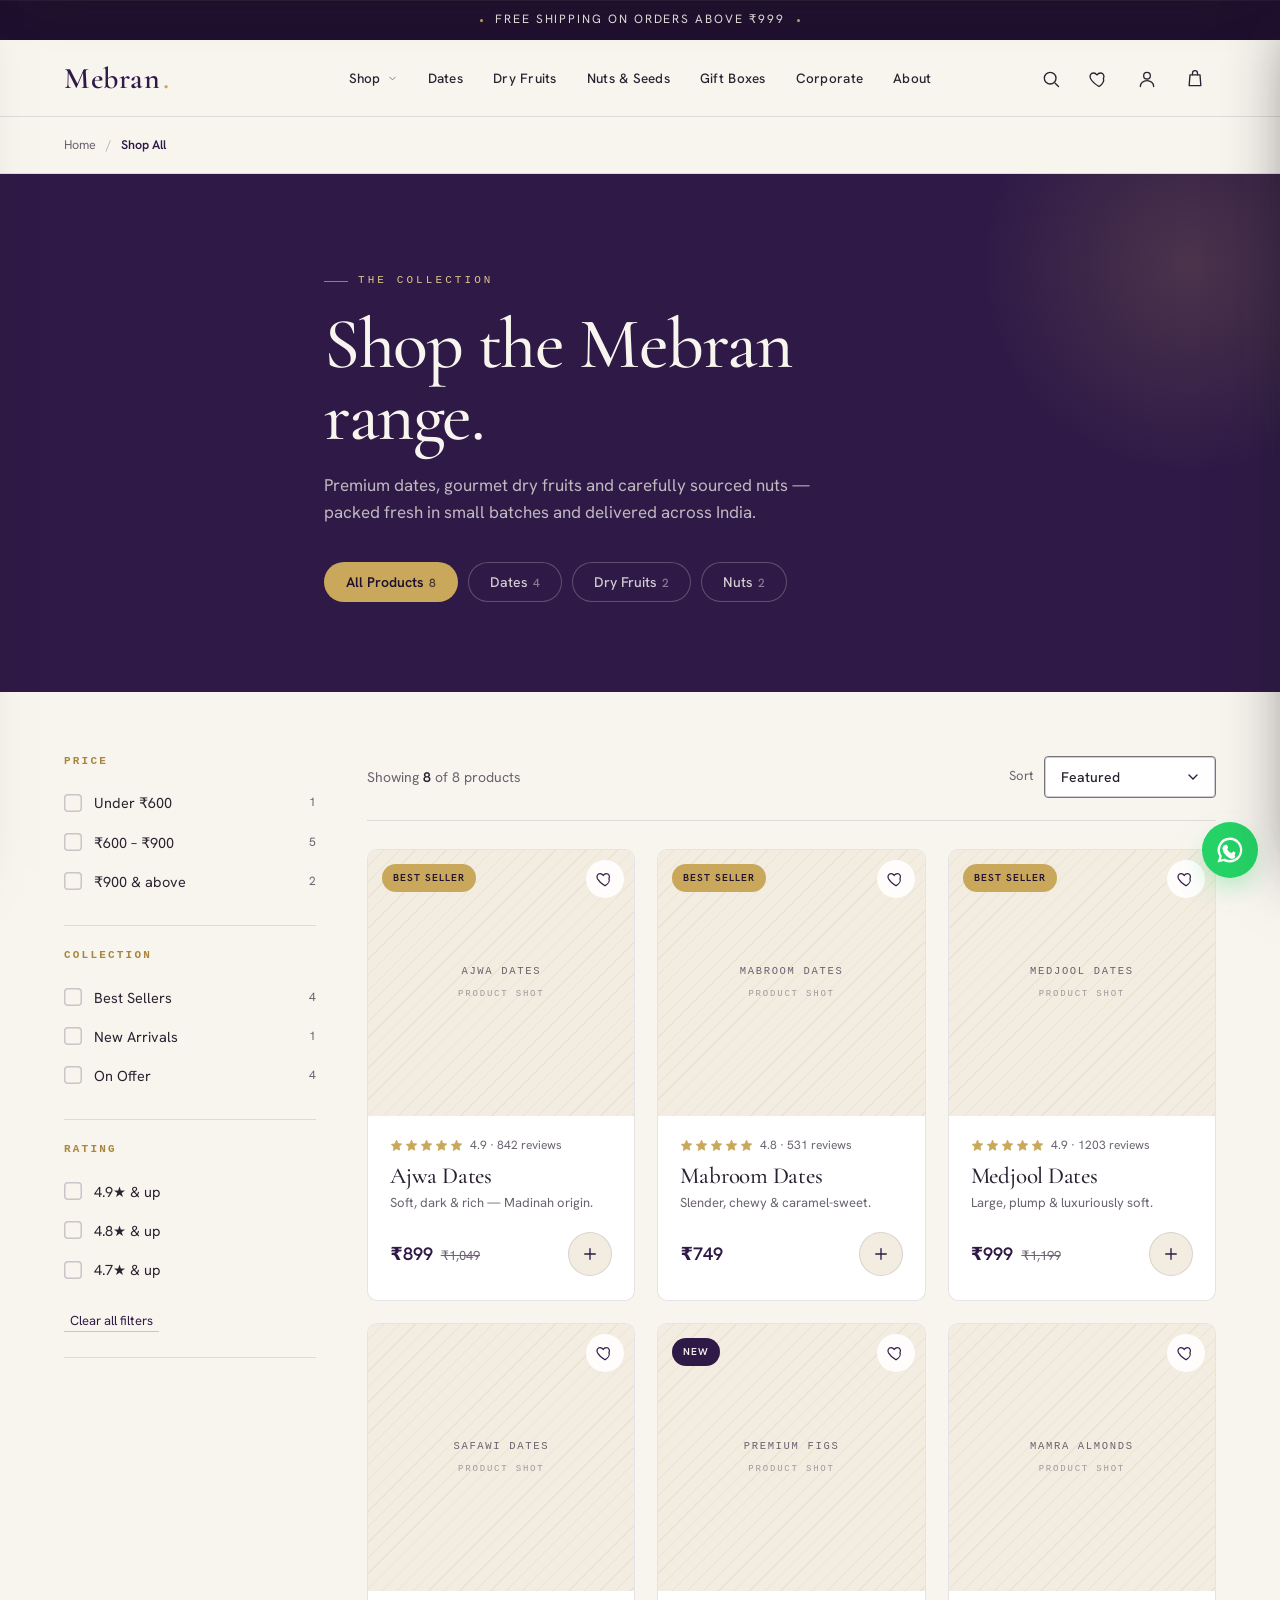
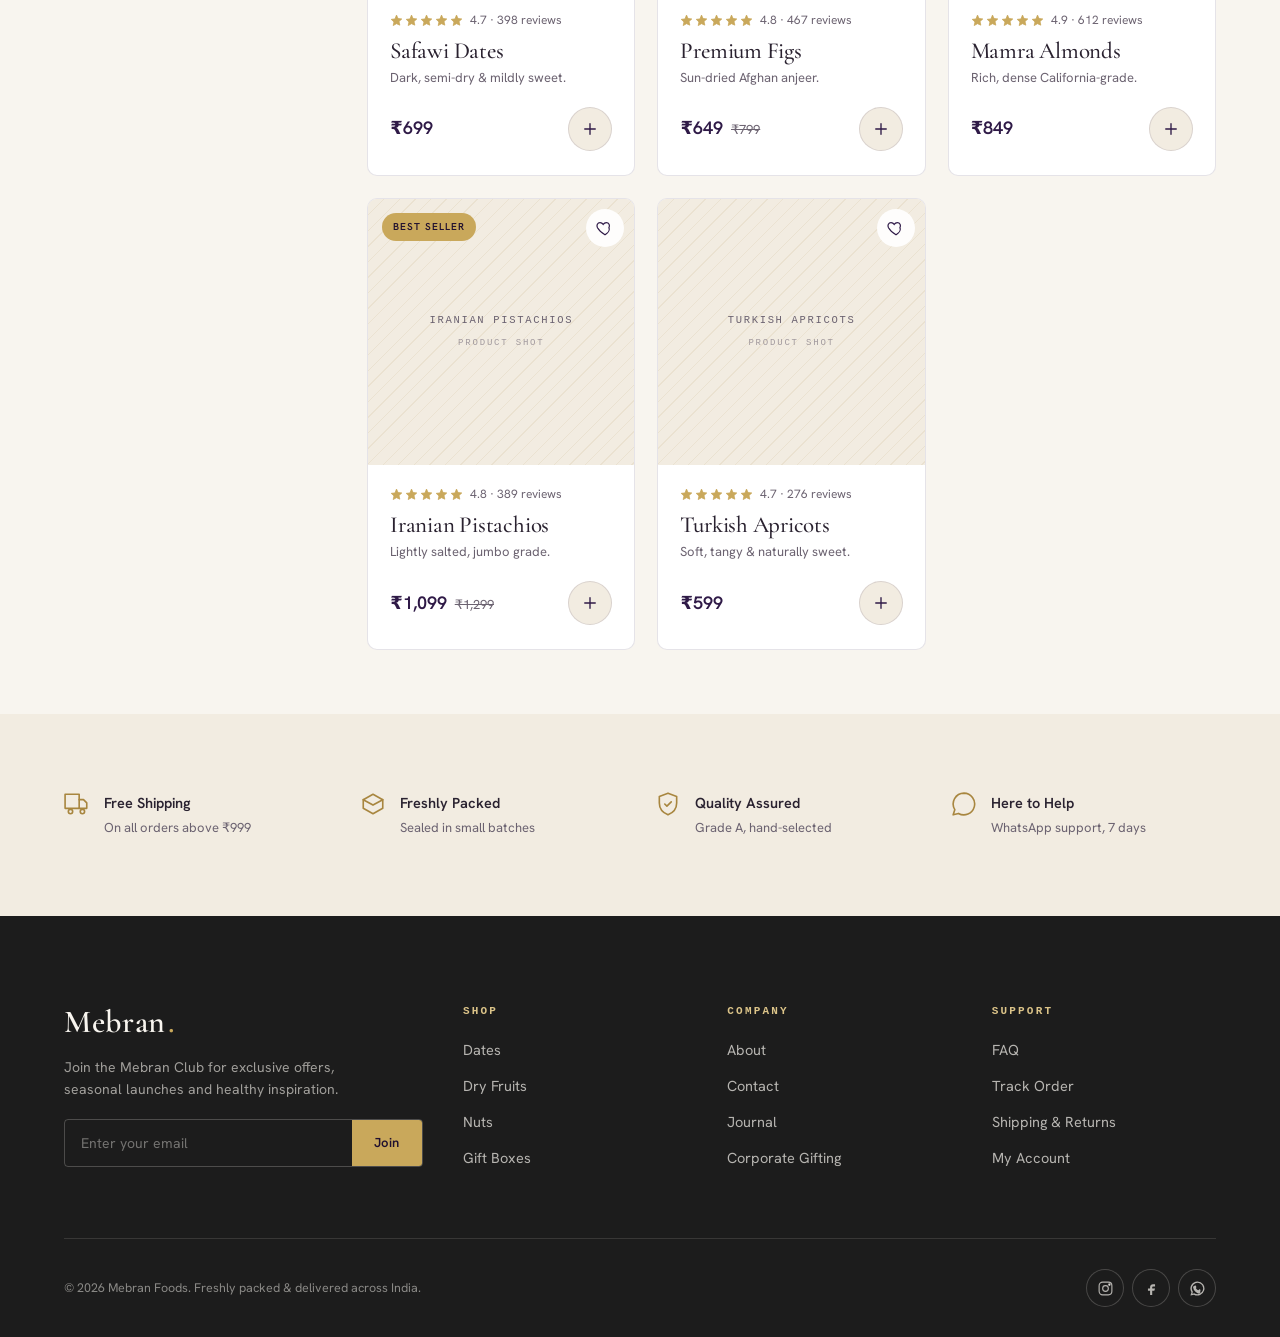
<file: project/Shop.html>
<!DOCTYPE html>
<html lang="en">
<head>
<meta charset="UTF-8">
<meta name="viewport" content="width=device-width, initial-scale=1.0">
<title>Shop All — Premium Dates, Dry Fruits & Nuts · Mebran</title>
<meta name="description" content="Browse the full Mebran collection — premium dates, gourmet dry fruits and nuts. Filter by category, price and rating. Freshly packed, delivered across India.">
<link rel="stylesheet" href="mebran.css">
<link rel="stylesheet" href="shop.css">
</head>
<body>

<!-- ANNOUNCEMENT BAR -->
<div class="announce">
  <div class="announce-track">
    <span class="announce-item active"><span class="dot"></span> Free Shipping On Orders Above ₹999 <span class="dot"></span></span>
    <span class="announce-item">Freshly Packed · Delivered Across India</span>
    <span class="announce-item">Premium Saudi Dates &amp; Gourmet Dry Fruits</span>
  </div>
</div>

<!-- HEADER -->
<header class="header" id="header">
  <div class="wrap header-inner">
    <button class="icon-btn burger" id="burger" aria-label="Open menu">
      <svg viewBox="0 0 24 24" fill="none" stroke="currentColor" stroke-width="1.6" stroke-linecap="round"><path d="M3 6h18M3 12h18M3 18h18"/></svg>
    </button>

    <a href="Mebran Homepage.html" class="logo" aria-label="Mebran home">Mebran<span class="dot-gold">.</span></a>

    <nav class="nav" aria-label="Primary">
      <ul class="nav-list">
        <li class="nav-item" id="shopNav">
          <a href="Shop.html" class="nav-link">Shop
            <svg class="chev" viewBox="0 0 24 24" fill="none" stroke="currentColor" stroke-width="2" stroke-linecap="round"><path d="M6 9l6 6 6-6"/></svg>
          </a>
        </li>
        <li class="nav-item"><a href="Shop.html?cat=Dates" class="nav-link">Dates</a></li>
        <li class="nav-item"><a href="Shop.html?cat=Dry Fruits" class="nav-link">Dry Fruits</a></li>
        <li class="nav-item"><a href="Shop.html?cat=Nuts" class="nav-link">Nuts &amp; Seeds</a></li>
        <li class="nav-item"><a href="Gift Boxes.html" class="nav-link">Gift Boxes</a></li>
        <li class="nav-item"><a href="Corporate Gifting.html" class="nav-link">Corporate</a></li>
        <li class="nav-item"><a href="About.html" class="nav-link">About</a></li>
      </ul>
    </nav>

    <div class="header-actions">
      <button class="icon-btn" id="searchBtn" aria-label="Search">
        <svg viewBox="0 0 24 24" fill="none" stroke="currentColor" stroke-width="1.6" stroke-linecap="round"><circle cx="11" cy="11" r="7"/><path d="M21 21l-4-4"/></svg>
      </button>
      <button class="icon-btn desk-only" aria-label="Wishlist">
        <svg viewBox="0 0 24 24" fill="none" stroke="currentColor" stroke-width="1.6" stroke-linecap="round" stroke-linejoin="round"><path d="M12 21s-7.5-4.6-10-9.3C.4 8.3 2 4.8 5.4 4.8c2 0 3.4 1.2 4.2 2.4.8-1.2 2.2-2.4 4.2-2.4 3.4 0 5 3.5 3.4 6.9C19.5 16.4 12 21 12 21z"/></svg>
        <span class="cart-count wishlist-count" id="wishCount">0</span>
      </button>
      <a class="icon-btn desk-only" href="Account.html" aria-label="Account">
        <svg viewBox="0 0 24 24" fill="none" stroke="currentColor" stroke-width="1.6" stroke-linecap="round" stroke-linejoin="round"><circle cx="12" cy="8" r="4"/><path d="M4 21c0-4 3.6-7 8-7s8 3 8 7"/></svg>
      </a>
      <button class="icon-btn" id="cartBtn" aria-label="Cart">
        <svg viewBox="0 0 24 24" fill="none" stroke="currentColor" stroke-width="1.6" stroke-linecap="round" stroke-linejoin="round"><path d="M6 7h12l1 13H5z"/><path d="M9 7V5a3 3 0 0 1 6 0v2"/></svg>
        <span class="cart-count" id="cartCount">0</span>
      </button>
    </div>
  </div>

  <!-- Mega menu -->
  <div class="mega" id="mega">
    <div class="wrap mega-inner">
      <div class="mega-col">
        <h4>Premium Dates</h4>
        <div class="mega-links">
          <a href="Ajwa Dates.html">Ajwa <span>Madinah</span></a>
          <a href="Shop.html?cat=Dates">Mabroom <span>Caramel</span></a>
          <a href="Shop.html?cat=Dates">Medjool <span>Jumbo</span></a>
          <a href="Shop.html?cat=Dates">Safawi <span>Semi-dry</span></a>
        </div>
      </div>
      <div class="mega-col">
        <h4>Dry Fruits</h4>
        <div class="mega-links">
          <a href="Shop.html?cat=Dry Fruits">Figs &amp; Anjeer</a>
          <a href="Shop.html?cat=Dry Fruits">Apricots</a>
          <a href="Shop.html?cat=Dry Fruits">Raisins</a>
          <a href="Shop.html?cat=Dry Fruits">Prunes</a>
        </div>
      </div>
      <div class="mega-col">
        <h4>Nuts &amp; Seeds</h4>
        <div class="mega-links">
          <a href="Shop.html?cat=Nuts">Mamra Almonds</a>
          <a href="Shop.html?cat=Nuts">Pistachios</a>
          <a href="Shop.html?cat=Nuts">Cashews</a>
          <a href="Shop.html?cat=Nuts">Mixed Seeds</a>
        </div>
      </div>
      <div class="mega-col">
        <div class="mega-feature">
          <a href="Gift Boxes.html" style="position:absolute;inset:0;z-index:3" aria-label="Gift collection"></a>
          <div class="ph ph--dark"><div class="ph-label">RAMADAN GIFT EDIT · LIFESTYLE<span>rigid box · gold foil</span></div></div>
          <span class="mega-feature-tag">New · Gift Collection 2026 →</span>
        </div>
      </div>
    </div>
  </div>
</header>

<!-- BREADCRUMB -->
<nav class="crumb" aria-label="Breadcrumb">
  <div class="wrap crumb-inner">
    <a href="Mebran Homepage.html">Home</a>
    <span class="sep">/</span>
    <span class="here">Shop All</span>
  </div>
</nav>

<!-- SHOP HERO -->
<section class="shop-hero">
  <div class="wrap shop-hero-inner">
    <span class="eyebrow">The Collection</span>
    <h1>Shop the Mebran range.</h1>
    <p>Premium dates, gourmet dry fruits and carefully sourced nuts — packed fresh in small batches and delivered across India.</p>
    <div class="cat-tabs" id="catTabs"></div>
  </div>
</section>

<!-- ============================================================
     SHOP LAYOUT
     ============================================================ -->
<section class="shop">
  <div class="wrap shop-layout">

    <!-- FILTERS -->
    <aside class="filters" id="filters">
      <div class="filters-head">
        <h3>Filters</h3>
        <button class="drawer-close" id="filtersClose" aria-label="Close filters"><svg viewBox="0 0 24 24" fill="none" stroke="currentColor" stroke-width="1.6" stroke-linecap="round"><path d="M6 6l12 12M18 6L6 18"/></svg></button>
      </div>
      <div id="filterGroups"></div>
    </aside>
    <div class="filters-backdrop" id="filtersBackdrop"></div>

    <!-- MAIN -->
    <div class="shop-main">
      <div class="shop-toolbar">
        <div class="shop-count" id="shopCount"></div>
        <div class="toolbar-right">
          <button class="filter-toggle" id="filterToggle">
            <svg viewBox="0 0 24 24" fill="none" stroke="currentColor" stroke-width="1.7" stroke-linecap="round" stroke-linejoin="round"><path d="M4 6h16M7 12h10M10 18h4"/></svg>
            Filters
          </button>
          <div class="sort-wrap">
            <label for="sortSelect">Sort</label>
            <select class="sort-select" id="sortSelect">
              <option value="featured">Featured</option>
              <option value="price-asc">Price: Low to High</option>
              <option value="price-desc">Price: High to Low</option>
              <option value="rating">Top Rated</option>
              <option value="reviews">Most Reviewed</option>
            </select>
          </div>
        </div>
      </div>

      <div class="active-chips" id="activeChips"></div>

      <div class="shop-grid" id="shopGrid"></div>
    </div>
  </div>
</section>

<!-- ============================================================
     ASSURANCES STRIP
     ============================================================ -->
<section class="section section--tight shop-assure">
  <div class="wrap">
    <div class="shop-assure-grid">
      <div class="sa-item">
        <svg viewBox="0 0 24 24" fill="none" stroke="currentColor" stroke-width="1.5" stroke-linecap="round" stroke-linejoin="round"><path d="M1 3h13v13H1z"/><path d="M14 8h4l3 3v5h-7"/><circle cx="6" cy="19" r="2"/><circle cx="17" cy="19" r="2"/></svg>
        <div><b>Free Shipping</b><span>On all orders above ₹999</span></div>
      </div>
      <div class="sa-item">
        <svg viewBox="0 0 24 24" fill="none" stroke="currentColor" stroke-width="1.5" stroke-linecap="round" stroke-linejoin="round"><path d="M21 8l-9-5-9 5 9 5 9-5z"/><path d="M3 8v8l9 5 9-5V8"/></svg>
        <div><b>Freshly Packed</b><span>Sealed in small batches</span></div>
      </div>
      <div class="sa-item">
        <svg viewBox="0 0 24 24" fill="none" stroke="currentColor" stroke-width="1.5" stroke-linecap="round" stroke-linejoin="round"><path d="M12 2l8 3v6c0 5-3.4 9-8 11-4.6-2-8-6-8-11V5z"/><path d="M9 12l2 2 4-4"/></svg>
        <div><b>Quality Assured</b><span>Grade A, hand-selected</span></div>
      </div>
      <div class="sa-item">
        <svg viewBox="0 0 24 24" fill="none" stroke="currentColor" stroke-width="1.5" stroke-linecap="round" stroke-linejoin="round"><path d="M12 2a10 10 0 0 0-8.5 15.2L2 22l4.9-1.3A10 10 0 1 0 12 2z"/></svg>
        <div><b>Here to Help</b><span>WhatsApp support, 7 days</span></div>
      </div>
    </div>
  </div>
</section>

<!-- ============================================================
     FOOTER
     ============================================================ -->
<footer class="footer">
  <div class="wrap">
    <div class="footer-top">
      <div class="footer-news">
        <a href="Mebran Homepage.html" class="logo">Mebran<span class="dot-gold">.</span></a>
        <p>Join the Mebran Club for exclusive offers, seasonal launches and healthy inspiration.</p>
        <form class="news-form">
          <input type="email" placeholder="Enter your email" aria-label="Email" required>
          <button type="submit">Join</button>
        </form>
      </div>
      <div class="footer-col">
        <h4>Shop</h4>
        <a href="Shop.html?cat=Dates">Dates</a><a href="Shop.html?cat=Dry Fruits">Dry Fruits</a><a href="Shop.html?cat=Nuts">Nuts</a><a href="Gift Boxes.html">Gift Boxes</a>
      </div>
      <div class="footer-col">
        <h4>Company</h4>
        <a href="About.html">About</a><a href="Contact.html">Contact</a><a href="Journal.html">Journal</a><a href="Corporate Gifting.html">Corporate Gifting</a>
      </div>
      <div class="footer-col">
        <h4>Support</h4>
        <a href="FAQ.html">FAQ</a><a href="Track Order.html">Track Order</a><a href="Contact.html">Shipping &amp; Returns</a><a href="Account.html">My Account</a>
      </div>
    </div>
    <div class="footer-bottom">
      <span>© 2026 Mebran Foods. Freshly packed &amp; delivered across India.</span>
      <div class="footer-socials">
        <a href="#" aria-label="Instagram"><svg viewBox="0 0 24 24" fill="none" stroke="currentColor" stroke-width="1.6"><rect x="3" y="3" width="18" height="18" rx="5"/><circle cx="12" cy="12" r="4"/><circle cx="17.5" cy="6.5" r="1" fill="currentColor"/></svg></a>
        <a href="#" aria-label="Facebook"><svg viewBox="0 0 24 24" fill="currentColor"><path d="M14 9h3V6h-3c-2.2 0-4 1.8-4 4v2H7v3h3v6h3v-6h3l1-3h-4v-2c0-.6.4-1 1-1z"/></svg></a>
        <a href="#" aria-label="WhatsApp"><svg viewBox="0 0 24 24" fill="currentColor"><path d="M12 2a10 10 0 0 0-8.5 15.2L2 22l4.9-1.3A10 10 0 1 0 12 2zm0 18a8 8 0 0 1-4.1-1.1l-.3-.2-2.9.8.8-2.8-.2-.3A8 8 0 1 1 12 20zm4.4-6c-.2-.1-1.4-.7-1.6-.8s-.4-.1-.5.1-.6.8-.8.9-.3.2-.5.1a6.5 6.5 0 0 1-3.2-2.8c-.2-.4.2-.4.6-1.2 0-.2 0-.3 0-.5s-.5-1.3-.7-1.7-.4-.4-.5-.4h-.5a1 1 0 0 0-.7.3A2.8 2.8 0 0 0 6.3 12a5 5 0 0 0 1 2.6 11 11 0 0 0 4.2 3.7c2.4 1 2.4.7 2.9.6a2.5 2.5 0 0 0 1.6-1.1 2 2 0 0 0 .1-1.1c0-.1-.2-.2-.4-.3z"/></svg></a>
      </div>
    </div>
  </div>
</footer>

<!-- OVERLAYS -->
<div class="backdrop" id="backdrop"></div>

<!-- Cart drawer -->
<aside class="drawer" id="cartDrawer" aria-label="Shopping cart">
  <div class="drawer-head">
    <h3>Your Cart</h3>
    <button class="drawer-close" id="cartClose" aria-label="Close cart"><svg viewBox="0 0 24 24" fill="none" stroke="currentColor" stroke-width="1.6" stroke-linecap="round"><path d="M6 6l12 12M18 6L6 18"/></svg></button>
  </div>
  <div class="drawer-ship">
    <svg viewBox="0 0 24 24" fill="none" stroke="currentColor" stroke-width="1.6" stroke-linecap="round" stroke-linejoin="round"><path d="M1 3h13v13H1z"/><path d="M14 8h4l3 3v5h-7"/><circle cx="6" cy="19" r="2"/><circle cx="17" cy="19" r="2"/></svg>
    <span id="shipMsg">Free shipping on orders above ₹999</span>
    <span class="ship-bar"><i id="shipBar" style="width:0%"></i></span>
  </div>
  <div class="drawer-body" id="cartBody"></div>
  <div class="drawer-foot" id="cartFoot" style="display:none">
    <div class="drawer-row"><span>Subtotal</span><span id="cartSub">₹0</span></div>
    <div class="drawer-row"><span>Shipping</span><span>Calculated at checkout</span></div>
    <div class="drawer-row total"><span>Total</span><b id="cartTotal">₹0</b></div>
    <button class="btn btn--primary btn--block">Proceed to Checkout</button>
    <p class="drawer-note">Taxes included · Secure checkout · Easy returns</p>
  </div>
</aside>

<!-- Search overlay -->
<div class="search-overlay" id="searchOverlay" aria-label="Search">
  <div class="search-inner">
    <div class="search-bar">
      <svg class="s-ico" viewBox="0 0 24 24" fill="none" stroke="currentColor" stroke-width="1.6" stroke-linecap="round"><circle cx="11" cy="11" r="7"/><path d="M21 21l-4-4"/></svg>
      <input type="text" id="searchInput" placeholder="Search for dates, almonds, gift boxes…" autocomplete="off">
      <button class="search-close" id="searchClose">Close <svg viewBox="0 0 24 24" fill="none" stroke="currentColor" stroke-width="1.6" stroke-linecap="round"><path d="M6 6l12 12M18 6L6 18"/></svg></button>
    </div>
    <div class="search-results">
      <div class="search-suggest" id="searchSuggest">
        <h5>Popular Searches</h5>
        <div class="suggest-list">
          <a href="#">Ajwa Dates</a>
          <a href="#">Medjool</a>
          <a href="#">Premium Figs</a>
          <a href="#">Gift Boxes</a>
          <a href="#">Pistachios</a>
        </div>
      </div>
      <div class="search-products">
        <h5>Products</h5>
        <div class="search-prod-grid" id="searchProducts"></div>
      </div>
    </div>
  </div>
</div>

<!-- Mobile menu -->
<aside class="drawer" id="mobileMenu" aria-label="Menu" style="left:0;right:auto;transform:translateX(-100%)">
  <div class="drawer-head">
    <a href="Mebran Homepage.html" class="logo">Mebran<span class="dot-gold">.</span></a>
    <button class="drawer-close" id="mobileClose" aria-label="Close menu"><svg viewBox="0 0 24 24" fill="none" stroke="currentColor" stroke-width="1.6" stroke-linecap="round"><path d="M6 6l12 12M18 6L6 18"/></svg></button>
  </div>
  <div class="drawer-body" style="padding:20px 28px">
    <div class="mega-links" style="gap:4px">
      <a href="Shop.html" style="padding:14px 0;border-bottom:1px solid var(--line)">Shop All</a>
      <a href="Shop.html?cat=Dates" style="padding:14px 0;border-bottom:1px solid var(--line)">Dates</a>
      <a href="Shop.html?cat=Dry Fruits" style="padding:14px 0;border-bottom:1px solid var(--line)">Dry Fruits</a>
      <a href="Shop.html?cat=Nuts" style="padding:14px 0;border-bottom:1px solid var(--line)">Nuts &amp; Seeds</a>
      <a href="Gift Boxes.html" style="padding:14px 0;border-bottom:1px solid var(--line)">Gift Boxes</a>
      <a href="Corporate Gifting.html" style="padding:14px 0;border-bottom:1px solid var(--line)">Corporate</a>
      <a href="About.html" style="padding:14px 0">About</a>
    </div>
  </div>
</aside>

<!-- Toasts -->
<div class="toast-wrap" id="toastWrap"></div>

<!-- WhatsApp float -->
<a href="#" class="wa-float" aria-label="WhatsApp support">
  <svg viewBox="0 0 24 24" fill="currentColor"><path d="M12 2a10 10 0 0 0-8.5 15.2L2 22l4.9-1.3A10 10 0 1 0 12 2zm0 18a8 8 0 0 1-4.1-1.1l-.3-.2-2.9.8.8-2.8-.2-.3A8 8 0 1 1 12 20zm4.4-6c-.2-.1-1.4-.7-1.6-.8s-.4-.1-.5.1-.6.8-.8.9-.3.2-.5.1a6.5 6.5 0 0 1-3.2-2.8c-.2-.4.2-.4.6-1.2 0-.2 0-.3 0-.5s-.5-1.3-.7-1.7-.4-.4-.5-.4h-.5a1 1 0 0 0-.7.3A2.8 2.8 0 0 0 6.3 12a5 5 0 0 0 1 2.6 11 11 0 0 0 4.2 3.7c2.4 1 2.4.7 2.9.6a2.5 2.5 0 0 0 1.6-1.1 2 2 0 0 0 .1-1.1c0-.1-.2-.2-.4-.3z"/></svg>
</a>

<script src="mebran.js"></script>
<script src="shop.js"></script>
</body>
</html>
</file>
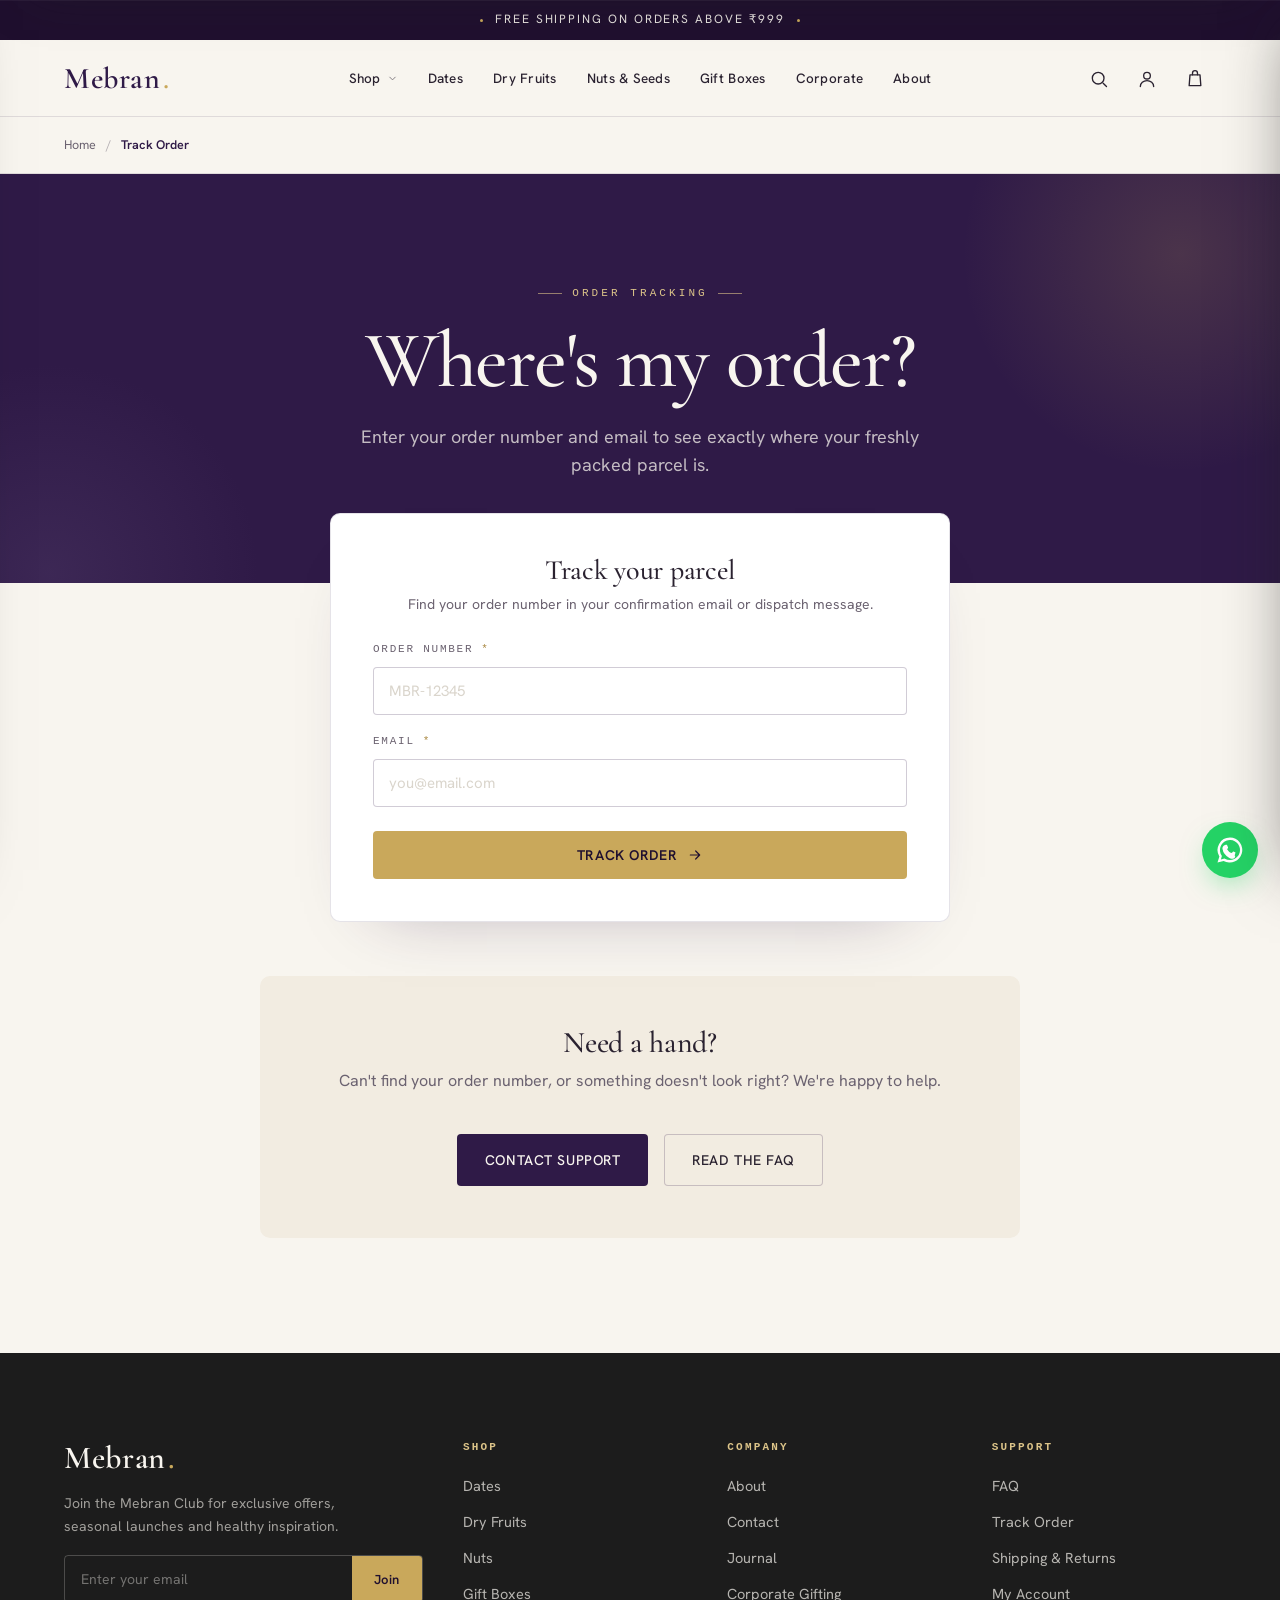
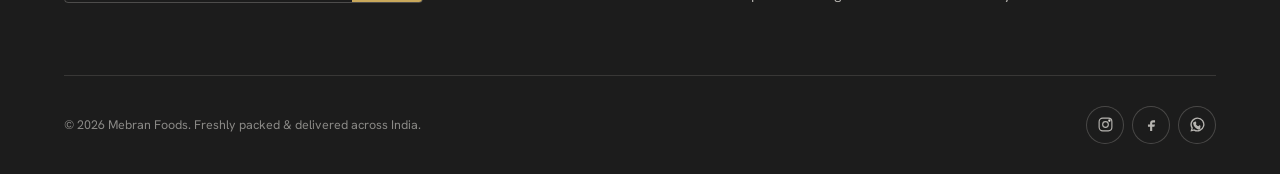
<file: project/Track Order.html>
<!DOCTYPE html>
<html lang="en">
<head>
<meta charset="UTF-8">
<meta name="viewport" content="width=device-width, initial-scale=1.0">
<title>Track Your Order · Mebran</title>
<meta name="description" content="Track your Mebran order — enter your order number to see real-time status from packing to your doorstep.">
<link rel="stylesheet" href="mebran.css">
<link rel="stylesheet" href="pages.css">
</head>
<body data-nav="">

<div id="site-header"></div>

<nav class="crumb" aria-label="Breadcrumb">
  <div class="wrap crumb-inner">
    <a href="Mebran Homepage.html">Home</a>
    <span class="sep">/</span>
    <span class="here">Track Order</span>
  </div>
</nav>

<!-- HERO -->
<section class="page-hero center">
  <div class="wrap page-hero-inner">
    <span class="eyebrow center">Order Tracking</span>
    <h1>Where's my order?</h1>
    <p>Enter your order number and email to see exactly where your freshly packed parcel is.</p>
  </div>
</section>

<!-- SEARCH CARD -->
<section class="section" style="padding-top:0">
  <div class="wrap">
    <form class="track-search" id="trackForm">
      <h2>Track your parcel</h2>
      <p>Find your order number in your confirmation email or dispatch message.</p>
      <div class="field"><label>Order Number <span class="req">*</span></label><input class="input" id="trackId" type="text" required placeholder="MBR-12345"></div>
      <div class="field"><label>Email <span class="req">*</span></label><input class="input" type="email" required placeholder="you@email.com"></div>
      <button class="btn btn--gold" type="submit">Track Order
        <svg viewBox="0 0 24 24" fill="none" stroke="currentColor" stroke-width="1.8" stroke-linecap="round" stroke-linejoin="round"><path d="M5 12h14M13 6l6 6-6 6"/></svg>
      </button>
    </form>

    <!-- RESULT -->
    <div class="track-result hidden" id="trackResult">
      <div class="track-head">
        <div>
          <div class="th-id">Order · <span id="trackResultId">MBR-12345</span></div>
          <h3>Out for delivery</h3>
        </div>
        <span class="th-status">In Transit</span>
      </div>
      <div class="track-body">
        <div class="track-timeline">
          <div class="tt-step done">
            <div class="tt-marker"><div class="tt-dot"><svg viewBox="0 0 24 24" fill="none" stroke="currentColor" stroke-width="2.4" stroke-linecap="round" stroke-linejoin="round"><path d="M20 6L9 17l-5-5"/></svg></div><div class="tt-line"></div></div>
            <div class="tt-content"><h4>Order confirmed</h4><p>We've received your order and payment.</p><div class="tt-time">Mon, 22 Jun · 09:14</div></div>
          </div>
          <div class="tt-step done">
            <div class="tt-marker"><div class="tt-dot"><svg viewBox="0 0 24 24" fill="none" stroke="currentColor" stroke-width="2.4" stroke-linecap="round" stroke-linejoin="round"><path d="M20 6L9 17l-5-5"/></svg></div><div class="tt-line"></div></div>
            <div class="tt-content"><h4>Freshly packed</h4><p>Sealed in small batches at our Mumbai facility.</p><div class="tt-time">Mon, 22 Jun · 16:40</div></div>
          </div>
          <div class="tt-step done">
            <div class="tt-marker"><div class="tt-dot"><svg viewBox="0 0 24 24" fill="none" stroke="currentColor" stroke-width="2.4" stroke-linecap="round" stroke-linejoin="round"><path d="M20 6L9 17l-5-5"/></svg></div><div class="tt-line"></div></div>
            <div class="tt-content"><h4>Dispatched</h4><p>Picked up by our courier partner.</p><div class="tt-time">Tue, 23 Jun · 08:05</div></div>
          </div>
          <div class="tt-step current">
            <div class="tt-marker"><div class="tt-dot"><svg viewBox="0 0 24 24" fill="none" stroke="currentColor" stroke-width="1.8" stroke-linecap="round" stroke-linejoin="round"><path d="M1 3h13v13H1z"/><path d="M14 8h4l3 3v5h-7"/><circle cx="6" cy="19" r="2"/><circle cx="17" cy="19" r="2"/></svg></div><div class="tt-line"></div></div>
            <div class="tt-content"><h4>Out for delivery</h4><p>Your parcel is on the vehicle and arriving today.</p><div class="tt-time">Today · 10:22</div></div>
          </div>
          <div class="tt-step">
            <div class="tt-marker"><div class="tt-dot"><svg viewBox="0 0 24 24" fill="none" stroke="currentColor" stroke-width="1.8" stroke-linecap="round" stroke-linejoin="round"><path d="M12 21s-7-5.5-7-11a7 7 0 0 1 14 0c0 5.5-7 11-7 11z"/><circle cx="12" cy="10" r="2.5"/></svg></div></div>
            <div class="tt-content"><h4>Delivered</h4><p>Estimated by 7:00 PM today.</p><div class="tt-time">Expected today</div></div>
          </div>
        </div>

        <div class="track-items">
          <h4>In this order</h4>
          <div class="track-item">
            <div class="track-item-media"><div class="ph ph--gold"></div></div>
            <div class="track-item-info"><b>Ajwa Dates</b><span>Premium · 500g</span></div>
            <span style="font-size:13px;color:var(--text-soft)">× 2</span>
          </div>
          <div class="track-item">
            <div class="track-item-media"><div class="ph ph--gold"></div></div>
            <div class="track-item-info"><b>Iranian Pistachios</b><span>Roasted · 250g</span></div>
            <span style="font-size:13px;color:var(--text-soft)">× 1</span>
          </div>
        </div>
      </div>
    </div>

    <!-- help -->
    <div class="faq-cta reveal" style="max-width:760px;margin:54px auto 0">
      <h3>Need a hand?</h3>
      <p>Can't find your order number, or something doesn't look right? We're happy to help.</p>
      <div class="final-cta" style="justify-content:center">
        <a class="btn btn--primary" href="Contact.html">Contact Support</a>
        <a class="btn btn--ghost" href="FAQ.html">Read the FAQ</a>
      </div>
    </div>
  </div>
</section>

<div id="site-footer"></div>

<script src="chrome.js"></script>
<script src="mebran.js"></script>
<script src="pages.js"></script>
</body>
</html>
</file>
<file: project/mebran.css>
/* ============================================================
   MEBRAN — Premium Dates, Dry Fruits & Nuts
   Design system + components
   ============================================================ */

@import url('https://fonts.googleapis.com/css2?family=Cormorant+Garamond:ital,wght@0,400;0,500;0,600;0,700;1,400;1,500&family=Hanken+Grotesk:wght@300;400;500;600;700&display=swap');

:root{
  /* Brand palette */
  --plum:        #2F1A47;
  --plum-deep:   #20102F;
  --plum-soft:   #4A3563;
  --gold:        #C9A85B;
  --gold-soft:   #DCC489;
  --gold-deep:   #A8863F;
  --ivory:       #F8F5EF;
  --ivory-warm:  #F2ECE1;
  --stone:       #EAE7E3;
  --stone-deep:  #DAD5CC;
  --charcoal:    #1C1C1C;
  --ink:         #211B26;

  /* Semantic */
  --bg:          var(--ivory);
  --text:        #2A2230;
  --text-soft:   #6B6270;
  --line:        rgba(47,26,71,.12);
  --line-strong: rgba(47,26,71,.22);

  /* Type */
  --serif: 'Cormorant Garamond', Georgia, serif;
  --sans:  'Hanken Grotesk', system-ui, -apple-system, sans-serif;
  --mono:  ui-monospace, 'SF Mono', 'Roboto Mono', Menlo, monospace;

  /* Layout */
  --maxw: 1320px;
  --gutter: clamp(20px, 5vw, 64px);
  --radius: 4px;
  --radius-lg: 10px;

  /* Motion */
  --ease: cubic-bezier(.22,.61,.36,1);
  --ease-out: cubic-bezier(.16,1,.3,1);

  --header-h: 76px;
  --bar-h: 40px;
}

*{ box-sizing: border-box; }
html{ scroll-behavior: smooth; -webkit-text-size-adjust: 100%; }
body{
  margin:0;
  font-family: var(--sans);
  background: var(--bg);
  color: var(--text);
  font-size: 16px;
  line-height: 1.6;
  font-weight: 400;
  -webkit-font-smoothing: antialiased;
  text-rendering: optimizeLegibility;
  overflow-x: hidden;
}
body.no-scroll{ overflow: hidden; }

img{ display:block; max-width:100%; }
a{ color: inherit; text-decoration: none; }
button{ font-family: inherit; cursor: pointer; border:none; background:none; color: inherit; }
ul{ list-style:none; margin:0; padding:0; }
h1,h2,h3,h4{ margin:0; font-weight: 500; line-height: 1.05; letter-spacing: -.01em; }
p{ margin:0; }

::selection{ background: var(--gold); color: var(--plum-deep); }

/* ---------- Helpers ---------- */
.wrap{ max-width: var(--maxw); margin:0 auto; padding-inline: var(--gutter); }
.serif{ font-family: var(--serif); }
.eyebrow{
  font-family: var(--mono);
  font-size: 11px;
  letter-spacing: .28em;
  text-transform: uppercase;
  color: var(--gold-deep);
  font-weight: 500;
  display:inline-flex;
  align-items:center;
  gap:10px;
}
.eyebrow::before{ content:""; width:24px; height:1px; background: currentColor; opacity:.6; }
.eyebrow.center::after{ content:""; width:24px; height:1px; background: currentColor; opacity:.6; }
.eyebrow.center{ justify-content:center; }

.section{ padding-block: clamp(64px, 9vw, 130px); position: relative; }
.section--tight{ padding-block: clamp(48px, 6vw, 88px); }
.section-head{ max-width: 720px; }
.section-head.center{ margin-inline:auto; text-align:center; }
.section-title{
  font-family: var(--serif);
  font-weight: 500;
  font-size: clamp(34px, 5vw, 58px);
  line-height: 1.02;
  letter-spacing: -.015em;
  margin-top: 18px;
}
.section-sub{ color: var(--text-soft); font-size: 17px; margin-top: 18px; max-width: 56ch; }
.section-head.center .section-sub{ margin-inline:auto; }

/* Dark sections */
.dark{ background: var(--plum); color: var(--ivory); }
.dark .section-sub{ color: rgba(248,245,239,.7); }
.dark .eyebrow{ color: var(--gold-soft); }
.charcoal-bg{ background: var(--charcoal); color: var(--ivory); }

/* ---------- Buttons ---------- */
.btn{
  display:inline-flex; align-items:center; justify-content:center; gap:10px;
  font-family: var(--sans); font-weight:500; font-size:14px;
  letter-spacing:.04em; text-transform: uppercase;
  padding: 15px 28px; border-radius: var(--radius);
  transition: transform .4s var(--ease), background .3s var(--ease), color .3s var(--ease), box-shadow .3s var(--ease);
  position:relative; white-space:nowrap;
}
.btn svg{ width:16px; height:16px; }
.btn--primary{ background: var(--plum); color: var(--ivory); }
.btn--primary:hover{ background: var(--plum-deep); transform: translateY(-2px); box-shadow: 0 14px 30px -12px rgba(47,26,71,.5); }
.btn--gold{ background: var(--gold); color: var(--plum-deep); font-weight:600; }
.btn--gold:hover{ background: var(--gold-soft); transform: translateY(-2px); box-shadow: 0 14px 30px -12px rgba(201,168,91,.6); }
.btn--ghost{ background: transparent; color: inherit; box-shadow: inset 0 0 0 1px var(--line-strong); }
.btn--ghost:hover{ box-shadow: inset 0 0 0 1px var(--plum); background: rgba(47,26,71,.04); transform: translateY(-2px); }
.dark .btn--ghost{ box-shadow: inset 0 0 0 1px rgba(248,245,239,.3); }
.dark .btn--ghost:hover{ box-shadow: inset 0 0 0 1px var(--gold); background: rgba(248,245,239,.06); }
.btn--block{ width:100%; }

.link-arrow{
  display:inline-flex; align-items:center; gap:9px;
  font-weight:500; font-size:14px; letter-spacing:.03em; text-transform:uppercase;
  padding-bottom:4px; border-bottom: 1px solid currentColor; color: var(--plum);
  transition: gap .3s var(--ease), color .3s;
}
.dark .link-arrow{ color: var(--gold-soft); }
.link-arrow:hover{ gap:14px; }
.link-arrow svg{ width:15px; height:15px; }

/* ---------- Placeholders (for user imagery) ---------- */
.ph{
  position:relative; overflow:hidden; width:100%; height:100%;
  background-color: var(--stone);
  display:flex; align-items:center; justify-content:center;
}
.ph::before{
  content:""; position:absolute; inset:0;
  background-image: repeating-linear-gradient(135deg, rgba(47,26,71,.05) 0 1px, transparent 1px 11px);
}
.ph--dark{ background-color: var(--plum); }
.ph--dark::before{ background-image: repeating-linear-gradient(135deg, rgba(201,168,91,.10) 0 1px, transparent 1px 11px); }
.ph--charcoal{ background-color: #161616; }
.ph--charcoal::before{ background-image: repeating-linear-gradient(135deg, rgba(201,168,91,.10) 0 1px, transparent 1px 11px); }
.ph--gold{ background-color: var(--ivory-warm); }
.ph--gold::before{ background-image: repeating-linear-gradient(135deg, rgba(168,134,63,.10) 0 1px, transparent 1px 11px); }
.ph-label{
  position:relative; z-index:1;
  font-family: var(--mono); font-size:10.5px; letter-spacing:.16em; text-transform:uppercase;
  color: var(--text-soft); text-align:center; line-height:1.7; padding: 14px 20px;
  max-width: 80%;
}
.ph--dark .ph-label, .ph--charcoal .ph-label{ color: rgba(220,196,137,.7); }
.ph-label span{ display:block; font-size:9px; opacity:.6; margin-top:6px; letter-spacing:.2em; }

/* ============================================================
   ANNOUNCEMENT BAR
   ============================================================ */
.announce{
  background: var(--plum-deep); color: var(--ivory);
  height: var(--bar-h); overflow:hidden; position: relative; z-index: 60;
}
.announce-track{ height:100%; display:flex; align-items:center; justify-content:center; }
.announce-item{
  display:none; align-items:center; gap:12px;
  font-size:12px; letter-spacing:.16em; text-transform:uppercase; font-weight:400;
  color: rgba(248,245,239,.92);
  animation: fadeUp .6s var(--ease-out);
}
.announce-item.active{ display:inline-flex; }
.announce-item .dot{ width:3px; height:3px; border-radius:50%; background: var(--gold); }
@keyframes fadeUp{ from{ opacity:0; transform: translateY(6px);} to{ opacity:1; transform:none; } }

/* ============================================================
   HEADER
   ============================================================ */
.header{
  position: sticky; top:0; z-index: 50;
  background: var(--ivory);
  border-bottom: 1px solid var(--line);
  transition: box-shadow .4s var(--ease), background .4s;
}
.header.scrolled{ box-shadow: 0 6px 30px -18px rgba(47,26,71,.4); }
.header-inner{
  height: var(--header-h);
  display:grid; grid-template-columns: 1fr auto 1fr; align-items:center;
  gap: 24px;
  transition: height .4s var(--ease);
}
.header.scrolled .header-inner{ height: 64px; }

.logo{
  font-family: var(--serif); font-weight:600; font-size: 30px; letter-spacing:.02em;
  color: var(--plum); line-height:1; justify-self:start;
  display:flex; align-items:center; gap:2px;
}
.logo .dot-gold{ color: var(--gold); }

.nav{ justify-self:center; }
.nav-list{ display:flex; align-items:center; gap: 30px; }
.nav-item{ position: relative; }
.nav-link{
  font-size:13.5px; font-weight:500; letter-spacing:.02em; color: var(--text);
  padding: 28px 0; display:inline-flex; align-items:center; gap:6px; white-space:nowrap;
  transition: color .25s;
}
.nav-link .chev{ width:11px; height:11px; transition: transform .3s var(--ease); opacity:.6; }
.nav-item:hover .nav-link{ color: var(--plum); }
.nav-item:hover .nav-link .chev{ transform: rotate(180deg); }
.nav-link::after{
  content:""; position:absolute; left:0; bottom:22px; height:1.5px; width:0; background: var(--gold);
  transition: width .35s var(--ease);
}
.nav-item:hover .nav-link::after{ width:100%; }

.header-actions{ justify-self:end; display:flex; align-items:center; gap: 6px; }
.icon-btn{
  width:42px; height:42px; border-radius:50%;
  display:flex; align-items:center; justify-content:center;
  color: var(--text); position:relative; transition: background .25s, color .25s;
}
.icon-btn:hover{ background: rgba(47,26,71,.06); color: var(--plum); }
.icon-btn svg{ width:20px; height:20px; }
.cart-count{
  position:absolute; top:4px; right:4px; min-width:17px; height:17px; padding:0 4px;
  background: var(--gold); color: var(--plum-deep); border-radius:9px;
  font-size:10px; font-weight:700; display:flex; align-items:center; justify-content:center;
  line-height:1; transform: scale(0); transition: transform .35s var(--ease-out);
}
.cart-count.show{ transform: scale(1); }
.wishlist-count{ background: var(--plum); color: var(--ivory); }
.burger{ display:none; }

/* ---------- Mega menu ---------- */
.mega{
  position: fixed; left:0; right:0;
  top: calc(var(--bar-h) + var(--header-h));
  background: var(--ivory);
  border-top: 1px solid var(--line);
  box-shadow: 0 30px 50px -30px rgba(47,26,71,.4);
  opacity:0; visibility:hidden; transform: translateY(-12px);
  transition: opacity .35s var(--ease), transform .35s var(--ease), visibility .35s;
  z-index: 49;
}
.mega.open{ opacity:1; visibility:visible; transform: none; }
.mega-inner{ display:grid; grid-template-columns: 1.4fr 1.4fr 1.4fr 1.8fr; gap: 44px; padding-block: 44px; }
.mega-col h4{
  font-family: var(--mono); font-size:11px; letter-spacing:.22em; text-transform:uppercase;
  color: var(--gold-deep); margin-bottom: 20px; font-weight:600;
}
.mega-links{ display:flex; flex-direction:column; gap: 13px; }
.mega-links a{
  font-family: var(--serif); font-size: 22px; color: var(--text); font-weight:500;
  display:flex; align-items:baseline; gap:10px; transition: color .25s, transform .3s var(--ease);
  width: max-content;
}
.mega-links a span{ font-family: var(--sans); font-size:11px; color: var(--text-soft); letter-spacing:.04em; }
.mega-links a:hover{ color: var(--plum); transform: translateX(5px); }
.mega-feature{ position: relative; aspect-ratio: 16/10; border-radius: var(--radius-lg); overflow:hidden; }
.mega-feature .ph-label{ max-width:90%; }
.mega-feature-tag{
  position:absolute; left:20px; bottom:20px; z-index:2;
  background: var(--ivory); color: var(--plum); padding:8px 14px; border-radius: 40px;
  font-size:12px; font-weight:600; letter-spacing:.04em;
  display:flex; align-items:center; gap:8px;
}

/* ============================================================
   HERO
   ============================================================ */
.hero{ background: var(--ivory); position: relative; overflow:hidden; }
.hero-grid{
  display:grid; grid-template-columns: 1fr 1fr; align-items:stretch;
  min-height: min(82vh, 760px);
}
.hero-left{ display:flex; flex-direction:column; justify-content:center; padding: clamp(40px,6vw,90px) clamp(20px,4vw,72px) clamp(40px,6vw,90px) var(--gutter); }
.hero-headline{
  font-family: var(--serif); font-weight:500;
  font-size: clamp(46px, 6.4vw, 92px); line-height: .98; letter-spacing: -.02em;
  margin: 26px 0 0;
}
.hero-headline em{ font-style: italic; color: var(--plum); }
.hero-sub{ font-size: 18px; color: var(--text-soft); margin-top: 26px; max-width: 44ch; line-height:1.65; }
.hero-cta{ display:flex; gap:14px; margin-top: 36px; flex-wrap:wrap; }
.hero-trust{
  display:flex; align-items:center; gap: 26px; margin-top: 48px; flex-wrap:wrap;
  padding-top: 30px; border-top: 1px solid var(--line);
}
.hero-stars{ display:flex; flex-direction:column; gap:3px; }
.stars{ color: var(--gold); display:inline-flex; gap:2px; }
.stars svg{ width:15px; height:15px; }
.hero-stars small{ font-size:12px; color: var(--text-soft); letter-spacing:.02em; }
.trust-chips{ display:flex; gap: 22px; flex-wrap:wrap; }
.trust-chip{ display:flex; align-items:center; gap:8px; font-size:13px; color: var(--text); font-weight:500; }
.trust-chip svg{ width:16px; height:16px; color: var(--gold-deep); }
.hero-right{ position: relative; background: var(--plum-deep); }
.hero-right .ph{ height:100%; }
.hero-badge{
  position:absolute; z-index:3; left: -42px; top: 50%; transform: translateY(-50%);
  width: 116px; height:116px; border-radius:50%;
  background: var(--gold); color: var(--plum-deep);
  display:flex; flex-direction:column; align-items:center; justify-content:center; text-align:center;
  font-family: var(--serif); box-shadow: 0 18px 40px -16px rgba(201,168,91,.7);
  animation: spinBadge 26s linear infinite;
}
@keyframes spinBadge{ to{ transform: translateY(-50%) rotate(360deg); } }
.hero-badge b{ font-size: 28px; font-weight:600; line-height:1; }
.hero-badge small{ font-family: var(--mono); font-size:8px; letter-spacing:.14em; text-transform:uppercase; margin-top:4px; }

/* ============================================================
   FEATURED CATEGORIES
   ============================================================ */
.cat-grid{ display:grid; grid-template-columns: repeat(4, 1fr); gap: 18px; margin-top: 54px; }
.cat-card{
  position: relative; border-radius: var(--radius-lg); overflow:hidden;
  aspect-ratio: 3/4; display:block; isolation:isolate;
}
.cat-card .ph{ transition: transform .9s var(--ease-out); }
.cat-card:hover .ph{ transform: scale(1.06); }
.cat-card::after{
  content:""; position:absolute; inset:0; z-index:1;
  background: linear-gradient(to top, rgba(32,16,47,.82) 0%, rgba(32,16,47,.15) 50%, transparent 100%);
}
.cat-body{ position:absolute; z-index:2; left:0; right:0; bottom:0; padding: 26px; color: var(--ivory); }
.cat-body h3{ font-family: var(--serif); font-size: 27px; font-weight:500; }
.cat-body p{ font-size: 13px; color: rgba(248,245,239,.78); margin-top:6px; }
.cat-go{
  margin-top: 16px; display:inline-flex; align-items:center; gap:8px;
  font-size:12px; letter-spacing:.1em; text-transform:uppercase; font-weight:600; color: var(--gold-soft);
  opacity:0; transform: translateY(8px); transition: opacity .4s var(--ease), transform .4s var(--ease);
}
.cat-card:hover .cat-go{ opacity:1; transform:none; }
.cat-go svg{ width:14px; height:14px; }

/* ============================================================
   WHY MEBRAN
   ============================================================ */
.pillars{ display:grid; grid-template-columns: repeat(4, 1fr); gap: 0; margin-top: 60px; }
.pillar{ padding: 0 34px; position: relative; }
.pillar:not(:last-child)::after{ content:""; position:absolute; right:0; top:6px; bottom:6px; width:1px; background: rgba(248,245,239,.14); }
.pillar:first-child{ padding-left:0; }
.pillar-ico{
  width:54px; height:54px; border-radius:50%; display:flex; align-items:center; justify-content:center;
  background: rgba(201,168,91,.12); color: var(--gold-soft); margin-bottom: 24px;
}
.pillar-ico svg{ width:25px; height:25px; }
.pillar h3{ font-family: var(--serif); font-size: 25px; font-weight:500; color: var(--ivory); }
.pillar p{ font-size: 14.5px; color: rgba(248,245,239,.68); margin-top: 12px; line-height:1.6; }
.pillar .num{ font-family: var(--mono); font-size:11px; color: var(--gold-soft); letter-spacing:.2em; display:block; margin-bottom:18px; }

/* ============================================================
   PRODUCT CARDS / BEST SELLERS
   ============================================================ */
.bs-head{ display:flex; align-items:flex-end; justify-content:space-between; gap:24px; flex-wrap:wrap; }
.carousel-ctrl{ display:flex; gap:10px; }
.car-btn{
  width:50px; height:50px; border-radius:50%; box-shadow: inset 0 0 0 1px var(--line-strong);
  display:flex; align-items:center; justify-content:center; color: var(--plum);
  transition: background .25s, color .25s, transform .25s, box-shadow .25s;
}
.car-btn:hover{ background: var(--plum); color: var(--ivory); box-shadow: inset 0 0 0 1px var(--plum); }
.car-btn:disabled{ opacity:.3; cursor:default; }
.car-btn svg{ width:18px; height:18px; }

.product-rail{
  display:flex; gap: 22px; margin-top: 48px; overflow-x:auto; scroll-behavior:smooth;
  scroll-snap-type: x mandatory; padding-bottom: 14px; scrollbar-width:none;
}
.product-rail::-webkit-scrollbar{ display:none; }
.product-card{
  flex: 0 0 clamp(260px, 27vw, 320px); scroll-snap-align:start;
  background: #fff; border-radius: var(--radius-lg); overflow:hidden;
  border: 1px solid var(--line);
  transition: box-shadow .4s var(--ease), transform .4s var(--ease), border-color .4s;
  display:flex; flex-direction:column;
}
.product-card.in-grid{ flex:none; }
.product-card:hover{ box-shadow: 0 26px 50px -28px rgba(47,26,71,.35); transform: translateY(-4px); border-color: transparent; }
.pc-media{ position: relative; aspect-ratio: 1/1; overflow:hidden; background: var(--ivory-warm); }
.pc-media .ph{ transition: transform .9s var(--ease-out); }
.product-card:hover .pc-media .ph{ transform: scale(1.05); }
.pc-tag{
  position:absolute; top:14px; left:14px; z-index:2;
  background: var(--plum); color: var(--ivory); font-size:10px; font-weight:600;
  letter-spacing:.1em; text-transform:uppercase; padding:6px 11px; border-radius:30px;
}
.pc-tag.best{ background: var(--gold); color: var(--plum-deep); }
.pc-wish{
  position:absolute; top:10px; right:10px; z-index:2; width:38px; height:38px; border-radius:50%;
  background: rgba(255,255,255,.9); color: var(--plum); display:flex; align-items:center; justify-content:center;
  backdrop-filter: blur(4px); transition: background .25s, color .25s, transform .25s;
}
.pc-wish svg{ width:18px; height:18px; transition: fill .25s; fill: transparent; }
.pc-wish:hover{ transform: scale(1.1); }
.pc-wish.active{ background: var(--plum); color: var(--ivory); }
.pc-wish.active svg{ fill: currentColor; }
.pc-quickadd{
  position:absolute; left:14px; right:14px; bottom:14px; z-index:2;
  opacity:0; transform: translateY(12px); transition: opacity .4s var(--ease), transform .4s var(--ease);
}
.product-card:hover .pc-quickadd{ opacity:1; transform:none; }
.pc-body{ padding: 20px 22px 24px; display:flex; flex-direction:column; flex:1; }
.pc-rating{ display:flex; align-items:center; gap:7px; font-size:12px; color: var(--text-soft); }
.pc-rating .stars svg{ width:13px; height:13px; }
.pc-name{ font-family: var(--serif); font-size: 23px; font-weight:500; margin-top: 9px; color: var(--text); }
.pc-desc{ font-size:13px; color: var(--text-soft); margin-top: 5px; }
.pc-foot{ display:flex; align-items:center; justify-content:space-between; margin-top: 18px; gap:12px; }
.pc-price{ font-size:18px; font-weight:600; color: var(--plum); display:flex; align-items:baseline; gap:8px; }
.pc-price del{ font-size:13px; color: var(--text-soft); font-weight:400; }
.pc-add{
  width:44px; height:44px; border-radius:50%; background: var(--ivory-warm); color: var(--plum);
  display:flex; align-items:center; justify-content:center; transition: background .25s, color .25s, transform .25s;
  box-shadow: inset 0 0 0 1px var(--line);
}
.pc-add:hover{ background: var(--plum); color: var(--ivory); transform: rotate(90deg); box-shadow:none; }
.pc-add svg{ width:18px; height:18px; }

/* ============================================================
   AJWA STORY (split)
   ============================================================ */
.story{ background: var(--charcoal); color: var(--ivory); overflow:hidden; }
.story-grid{ display:grid; grid-template-columns: 1.05fr .95fr; min-height: min(78vh, 720px); }
.story-media{ position:relative; }
.story-media .ph{ height:100%; }
.story-body{ display:flex; flex-direction:column; justify-content:center; padding: clamp(48px,7vw,110px) var(--gutter) clamp(48px,7vw,110px) clamp(40px,5vw,80px); }
.story-body .section-title{ color: var(--ivory); }
.story-quote{ font-family: var(--serif); font-style:italic; font-size: clamp(22px,2.4vw,30px); line-height:1.35; color: rgba(248,245,239,.92); margin-top: 24px; }
.story-body p{ color: rgba(248,245,239,.66); margin-top: 22px; font-size:16px; max-width: 46ch; }
.story-spec{ display:flex; gap: 40px; margin-top: 38px; }
.story-spec div b{ font-family: var(--serif); font-size: 34px; font-weight:500; color: var(--gold-soft); display:block; }
.story-spec div span{ font-size:12px; letter-spacing:.1em; text-transform:uppercase; color: rgba(248,245,239,.55); }

/* ============================================================
   HEALTH BENEFITS
   ============================================================ */
.benefits-grid{ display:grid; grid-template-columns: repeat(3, 1fr); gap: 1px; margin-top: 56px; background: var(--line); border:1px solid var(--line); border-radius: var(--radius-lg); overflow:hidden; }
.benefit{ background: var(--ivory); padding: 40px 36px; transition: background .35s; }
.benefit:hover{ background:#fff; }
.benefit-ico{ width:48px; height:48px; color: var(--plum); display:flex; align-items:center; }
.benefit-ico svg{ width:30px; height:30px; }
.benefit h3{ font-family: var(--serif); font-size: 24px; font-weight:500; margin-top: 22px; }
.benefit p{ font-size:14px; color: var(--text-soft); margin-top:8px; }

/* ============================================================
   GIFTING
   ============================================================ */
.gift{ background: var(--ivory-warm); }
.gift-grid{ display:grid; grid-template-columns: 1.1fr 1fr; gap: clamp(30px,5vw,70px); align-items:center; }
.gift-visual{ position: relative; aspect-ratio: 4/5; border-radius: var(--radius-lg); overflow:hidden; }
.gift-tags{ display:flex; flex-wrap:wrap; gap:10px; margin-top: 30px; }
.gift-tag{
  padding: 9px 18px; border-radius: 40px; background:#fff; box-shadow: inset 0 0 0 1px var(--line);
  font-size:13px; font-weight:500; color: var(--plum); transition: background .25s, color .25s, transform .25s;
}
.gift-tag:hover{ background: var(--plum); color: var(--ivory); transform: translateY(-2px); }
.gift-occasions{ display:grid; grid-template-columns: 1fr 1fr; gap: 14px; margin-top: 14px; }

/* ============================================================
   ORIGINS MAP
   ============================================================ */
.origins{ background: var(--plum-deep); color: var(--ivory); }
.origins-grid{ display:grid; grid-template-columns: .85fr 1.15fr; gap: clamp(30px,5vw,64px); align-items:center; margin-top: 50px; }
.origin-list{ display:flex; flex-direction:column; }
.origin-row{
  display:flex; align-items:center; gap: 20px; padding: 22px 6px; text-align:left;
  border-top:1px solid rgba(248,245,239,.12); transition: padding .35s var(--ease); width:100%;
}
.origin-row:last-child{ border-bottom:1px solid rgba(248,245,239,.12); }
.origin-row .o-idx{ font-family: var(--mono); font-size:12px; color: var(--gold-soft); width: 28px; }
.origin-row .o-name{ font-family: var(--serif); font-size: 28px; font-weight:500; color: rgba(248,245,239,.6); transition: color .3s; flex:1; }
.origin-row .o-prod{ font-size:13px; color: rgba(248,245,239,.45); transition: color .3s; max-width: 40%; text-align:right; }
.origin-row:hover, .origin-row.active{ padding-left: 18px; }
.origin-row:hover .o-name, .origin-row.active .o-name{ color: var(--ivory); }
.origin-row.active .o-prod{ color: var(--gold-soft); }
.origin-row.active .o-idx{ color: var(--ivory); }
.origin-map{ position: relative; aspect-ratio: 4/3; border-radius: var(--radius-lg); overflow:hidden; background: var(--plum); border:1px solid rgba(248,245,239,.1); }
.map-svg{ width:100%; height:100%; }
.map-dot{ cursor:pointer; }
.map-dot circle.core{ fill: var(--gold); transition: r .3s var(--ease); }
.map-dot circle.ring{ fill: none; stroke: var(--gold); stroke-width:1; opacity:.5; transform-origin:center; }
.map-dot.active circle.core{ r: 8; }
.map-dot.active circle.ring{ animation: pulse 1.8s var(--ease-out) infinite; }
@keyframes pulse{ 0%{ r:6; opacity:.6;} 100%{ r:22; opacity:0; } }
.map-label{ position:absolute; background: var(--ivory); color: var(--plum); padding:6px 12px; border-radius:30px; font-size:11px; font-weight:600; letter-spacing:.04em; transform: translate(-50%,-160%); pointer-events:none; opacity:0; transition: opacity .3s; white-space:nowrap; }
.map-label.show{ opacity:1; }

/* ============================================================
   REVIEWS
   ============================================================ */
.reviews{ background: var(--ivory); }
.reviews-top{ display:flex; align-items:center; gap: 40px; flex-wrap:wrap; margin-top: 40px; }
.rating-badge{ display:flex; align-items:center; gap: 18px; padding: 22px 30px; background:#fff; border-radius: var(--radius-lg); box-shadow: inset 0 0 0 1px var(--line); }
.rating-badge .big{ font-family: var(--serif); font-size: 54px; font-weight:500; color: var(--plum); line-height:1; }
.rating-badge .stars svg{ width:17px; height:17px; }
.rating-badge small{ font-size:12px; color: var(--text-soft); }
.review-grid{ display:grid; grid-template-columns: repeat(3, 1fr); gap: 22px; margin-top: 38px; }
.review-card{ background:#fff; border-radius: var(--radius-lg); padding: 30px; border:1px solid var(--line); display:flex; flex-direction:column; gap:16px; }
.review-card .stars svg{ width:15px; height:15px; }
.review-text{ font-family: var(--serif); font-size: 21px; line-height:1.4; color: var(--text); font-weight:500; flex:1; }
.review-author{ display:flex; align-items:center; gap:12px; }
.review-avatar{ width:42px; height:42px; border-radius:50%; overflow:hidden; flex-shrink:0; }
.review-author b{ font-size:14px; font-weight:600; }
.review-author small{ display:block; font-size:12px; color: var(--text-soft); }
.review-verified{ margin-left:auto; font-size:11px; color: var(--gold-deep); display:flex; align-items:center; gap:5px; font-weight:600; }
.review-verified svg{ width:14px; height:14px; }

/* ============================================================
   RECIPES
   ============================================================ */
.recipe-grid{ display:grid; grid-template-columns: repeat(4, 1fr); gap: 20px; margin-top: 50px; }
.recipe-card{ display:block; }
.recipe-media{ position: relative; aspect-ratio: 4/5; border-radius: var(--radius-lg); overflow:hidden; margin-bottom: 18px; }
.recipe-media .ph{ transition: transform .9s var(--ease-out); }
.recipe-card:hover .recipe-media .ph{ transform: scale(1.06); }
.recipe-time{ position:absolute; top:14px; left:14px; z-index:2; background: rgba(248,245,239,.92); color: var(--plum); font-size:11px; font-weight:600; padding:6px 11px; border-radius:30px; backdrop-filter: blur(4px); }
.recipe-card h3{ font-family: var(--serif); font-size: 22px; font-weight:500; transition: color .25s; }
.recipe-card:hover h3{ color: var(--plum); }
.recipe-card .r-cat{ font-family: var(--mono); font-size:10.5px; letter-spacing:.16em; text-transform:uppercase; color: var(--gold-deep); }

/* ============================================================
   CORPORATE CTA
   ============================================================ */
.corp{ background: var(--stone); }
.corp-card{
  background: var(--plum); color: var(--ivory); border-radius: var(--radius-lg);
  padding: clamp(40px,6vw,80px); display:grid; grid-template-columns: 1.3fr 1fr; gap: 50px; align-items:center;
  position:relative; overflow:hidden;
}
.corp-card::before{
  content:""; position:absolute; right:-80px; top:-80px; width:320px; height:320px; border-radius:50%;
  background: radial-gradient(circle, rgba(201,168,91,.22), transparent 70%);
}
.corp-card .section-title{ color: var(--ivory); }
.corp-feats{ display:flex; flex-direction:column; gap:16px; }
.corp-feat{ display:flex; align-items:center; gap:14px; font-size:15px; color: rgba(248,245,239,.86); }
.corp-feat svg{ width:20px; height:20px; color: var(--gold-soft); flex-shrink:0; }

/* ============================================================
   INSTAGRAM
   ============================================================ */
.ig-grid{ display:grid; grid-template-columns: repeat(6, 1fr); gap: 10px; margin-top: 44px; }
.ig-cell{ position: relative; aspect-ratio: 1/1; border-radius: 6px; overflow:hidden; }
.ig-cell .ph{ transition: transform .8s var(--ease-out); }
.ig-cell:hover .ph{ transform: scale(1.08); }
.ig-cell::after{ content:""; position:absolute; inset:0; background: rgba(47,26,71,0); transition: background .3s; }
.ig-cell:hover::after{ background: rgba(47,26,71,.35); }
.ig-cell .ig-ico{ position:absolute; inset:0; margin:auto; width:26px; height:26px; color:#fff; opacity:0; transition: opacity .3s; z-index:2; }
.ig-cell:hover .ig-ico{ opacity:1; }

/* ============================================================
   FINAL CTA
   ============================================================ */
.final{ background: var(--plum-deep); color: var(--ivory); text-align:center; position:relative; overflow:hidden; }
.final::before{ content:""; position:absolute; inset:0; background: radial-gradient(ellipse at 50% 120%, rgba(201,168,91,.18), transparent 60%); }
.final-inner{ position:relative; z-index:1; max-width: 760px; margin-inline:auto; }
.final .section-title{ color: var(--ivory); font-size: clamp(40px,6vw,76px); }
.final .section-sub{ color: rgba(248,245,239,.74); margin-inline:auto; }
.final-cta{ display:flex; gap:16px; justify-content:center; margin-top: 40px; flex-wrap:wrap; }

/* ============================================================
   FOOTER
   ============================================================ */
.footer{ background: var(--charcoal); color: rgba(248,245,239,.75); padding-top: clamp(56px,7vw,90px); }
.footer-top{ display:grid; grid-template-columns: 1.6fr 1fr 1fr 1fr; gap: 40px; padding-bottom: 56px; border-bottom: 1px solid rgba(248,245,239,.12); }
.footer .logo{ color: var(--ivory); font-size:32px; margin-bottom:18px; }
.footer-news p{ font-size:14px; color: rgba(248,245,239,.6); max-width: 36ch; margin-bottom:18px; }
.news-form{ display:flex; gap:0; max-width: 360px; border:1px solid rgba(248,245,239,.22); border-radius: var(--radius); overflow:hidden; }
.news-form input{
  flex:1; background:transparent; border:none; color: var(--ivory); padding: 14px 16px; font-family: var(--sans); font-size:14px; outline:none;
}
.news-form input::placeholder{ color: rgba(248,245,239,.4); }
.news-form button{ background: var(--gold); color: var(--plum-deep); padding: 0 22px; font-weight:600; font-size:13px; letter-spacing:.04em; transition: background .25s; }
.news-form button:hover{ background: var(--gold-soft); }
.footer-col h4{ font-family: var(--mono); font-size:11px; letter-spacing:.2em; text-transform:uppercase; color: var(--gold-soft); margin-bottom: 20px; font-weight:600; }
.footer-col a{ display:block; font-size:14.5px; margin-bottom: 13px; color: rgba(248,245,239,.7); transition: color .25s; width:max-content; }
.footer-col a:hover{ color: var(--ivory); }
.footer-bottom{ display:flex; align-items:center; justify-content:space-between; padding-block: 30px; flex-wrap:wrap; gap:16px; font-size:12.5px; color: rgba(248,245,239,.5); }
.footer-socials{ display:flex; gap:8px; }
.footer-socials a{ width:38px; height:38px; border-radius:50%; box-shadow: inset 0 0 0 1px rgba(248,245,239,.2); display:flex; align-items:center; justify-content:center; color: rgba(248,245,239,.7); transition: background .25s, color .25s; }
.footer-socials a:hover{ background: var(--gold); color: var(--plum-deep); }
.footer-socials svg{ width:17px; height:17px; }

/* ============================================================
   CART DRAWER + SEARCH OVERLAY + BACKDROP
   ============================================================ */
.backdrop{
  position: fixed; inset:0; background: rgba(28,28,28,.5); backdrop-filter: blur(3px);
  opacity:0; visibility:hidden; transition: opacity .4s var(--ease), visibility .4s; z-index: 70;
}
.backdrop.show{ opacity:1; visibility:visible; }

.drawer{
  position: fixed; top:0; right:0; height:100%; width: min(460px, 100vw);
  background: var(--ivory); z-index: 80; transform: translateX(100%);
  transition: transform .5s var(--ease); display:flex; flex-direction:column;
  box-shadow: -20px 0 60px -30px rgba(28,28,28,.5);
}
.drawer.open{ transform: none; }
.drawer-head{ display:flex; align-items:center; justify-content:space-between; padding: 24px 28px; border-bottom:1px solid var(--line); }
.drawer-head h3{ font-family: var(--serif); font-size: 26px; font-weight:500; display:flex; align-items:center; gap:10px; }
.drawer-head h3 span{ font-family: var(--sans); font-size:13px; color: var(--text-soft); font-weight:400; }
.drawer-close{ width:40px; height:40px; border-radius:50%; display:flex; align-items:center; justify-content:center; color: var(--text); transition: background .25s; }
.drawer-close:hover{ background: rgba(47,26,71,.07); }
.drawer-close svg{ width:20px; height:20px; }
.drawer-ship{ padding: 14px 28px; background: var(--plum); color: var(--ivory); font-size:12.5px; display:flex; align-items:center; gap:10px; }
.drawer-ship svg{ width:16px; height:16px; color: var(--gold-soft); }
.ship-bar{ height:4px; background: rgba(248,245,239,.2); border-radius:3px; flex:1; overflow:hidden; }
.ship-bar i{ display:block; height:100%; background: var(--gold); border-radius:3px; transition: width .5s var(--ease); }
.drawer-body{ flex:1; overflow-y:auto; padding: 8px 28px; }
.cart-empty{ text-align:center; padding: 70px 20px; color: var(--text-soft); }
.cart-empty svg{ width:54px; height:54px; color: var(--stone-deep); margin-bottom:18px; }
.cart-empty h4{ font-family: var(--serif); font-size:24px; color: var(--text); font-weight:500; margin-bottom:8px; }
.cart-line{ display:flex; gap: 16px; padding: 20px 0; border-bottom:1px solid var(--line); }
.cart-line-media{ width:78px; height:88px; border-radius: var(--radius); overflow:hidden; flex-shrink:0; }
.cart-line-info{ flex:1; display:flex; flex-direction:column; }
.cart-line-info h4{ font-family: var(--serif); font-size:19px; font-weight:500; }
.cart-line-info .cl-var{ font-size:12px; color: var(--text-soft); margin-top:2px; }
.cart-line-foot{ display:flex; align-items:center; justify-content:space-between; margin-top:auto; padding-top:10px; }
.qty{ display:flex; align-items:center; gap:0; box-shadow: inset 0 0 0 1px var(--line-strong); border-radius:30px; }
.qty button{ width:30px; height:30px; display:flex; align-items:center; justify-content:center; color: var(--plum); font-size:16px; }
.qty button:hover{ color: var(--gold-deep); }
.qty span{ min-width:24px; text-align:center; font-size:14px; font-weight:600; }
.cart-line .cl-price{ font-weight:600; color: var(--plum); font-size:15px; }
.cl-remove{ font-size:11px; color: var(--text-soft); text-decoration:underline; text-underline-offset:2px; margin-top:6px; align-self:flex-start; transition: color .25s; }
.cl-remove:hover{ color: #a3413a; }
.drawer-foot{ padding: 22px 28px 28px; border-top:1px solid var(--line); background: var(--ivory-warm); }
.drawer-row{ display:flex; align-items:center; justify-content:space-between; margin-bottom: 8px; font-size:14px; color: var(--text-soft); }
.drawer-row.total{ font-size:19px; color: var(--text); font-weight:600; margin-top:14px; margin-bottom: 18px; }
.drawer-row.total b{ font-family: var(--serif); font-size:26px; color: var(--plum); font-weight:600; }
.drawer-note{ text-align:center; font-size:11.5px; color: var(--text-soft); margin-top: 14px; }

/* Search overlay */
.search-overlay{
  position: fixed; top:0; left:0; right:0; z-index: 82; background: var(--ivory);
  transform: translateY(-100%); transition: transform .5s var(--ease); box-shadow: 0 20px 50px -30px rgba(28,28,28,.4);
}
.search-overlay.open{ transform:none; }
.search-inner{ max-width: var(--maxw); margin-inline:auto; padding: 30px var(--gutter) 40px; }
.search-bar{ display:flex; align-items:center; gap:16px; border-bottom: 2px solid var(--plum); padding-bottom: 16px; }
.search-bar svg.s-ico{ width:26px; height:26px; color: var(--plum); }
.search-bar input{ flex:1; border:none; background:transparent; font-family: var(--serif); font-size: clamp(24px,3.5vw,40px); font-weight:500; color: var(--text); outline:none; }
.search-bar input::placeholder{ color: var(--stone-deep); }
.search-close{ font-size:13px; letter-spacing:.1em; text-transform:uppercase; color: var(--text-soft); display:flex; align-items:center; gap:8px; }
.search-close svg{ width:18px; height:18px; }
.search-results{ margin-top: 30px; display:grid; grid-template-columns: 1fr 2fr; gap: 50px; }
.search-suggest h5, .search-products h5{ font-family: var(--mono); font-size:11px; letter-spacing:.2em; text-transform:uppercase; color: var(--gold-deep); margin-bottom:18px; }
.suggest-list a{ display:block; font-family: var(--serif); font-size:20px; color: var(--text); margin-bottom:12px; transition: color .25s, transform .3s; width:max-content; }
.suggest-list a:hover{ color: var(--plum); transform: translateX(5px); }
.search-prod-grid{ display:grid; grid-template-columns: repeat(3,1fr); gap: 18px; }
.sp-card{ display:flex; gap:14px; align-items:center; padding:10px; border-radius: var(--radius); transition: background .25s; cursor:pointer; }
.sp-card:hover{ background:#fff; }
.sp-media{ width:60px; height:60px; border-radius: var(--radius); overflow:hidden; flex-shrink:0; }
.sp-info h6{ font-family: var(--serif); font-size:17px; font-weight:500; margin:0; }
.sp-info span{ font-size:13px; color: var(--plum); font-weight:600; }
.search-empty{ grid-column: 1 / -1; color: var(--text-soft); font-size:15px; padding: 20px 0; }

/* Toast */
.toast-wrap{ position: fixed; bottom: 28px; left:50%; transform: translateX(-50%); z-index: 90; display:flex; flex-direction:column; gap:10px; align-items:center; pointer-events:none; }
.toast{
  background: var(--plum); color: var(--ivory); padding: 14px 22px; border-radius: 40px;
  display:flex; align-items:center; gap:12px; font-size:14px; font-weight:500;
  box-shadow: 0 16px 40px -16px rgba(28,28,28,.6); transform: translateY(20px); opacity:0;
  transition: transform .4s var(--ease-out), opacity .4s; pointer-events:auto;
}
.toast.show{ transform:none; opacity:1; }
.toast svg{ width:18px; height:18px; color: var(--gold-soft); }

/* WhatsApp float */
.wa-float{
  position: fixed; right: 22px; bottom: 22px; z-index: 65;
  width: 56px; height:56px; border-radius:50%; background: #25D366; color:#fff;
  display:flex; align-items:center; justify-content:center;
  box-shadow: 0 12px 30px -10px rgba(37,211,102,.6); transition: transform .3s var(--ease);
}
.wa-float:hover{ transform: scale(1.08); }
.wa-float svg{ width:30px; height:30px; }

/* Reveal on scroll — gated behind .js so content is visible if JS fails */
.reveal{ opacity:1; transform:none; }
html.js .reveal{ opacity:0; transform: translateY(28px); transition: opacity .8s var(--ease-out), transform .8s var(--ease-out); }
html.js .reveal.in{ opacity:1; transform:none; }
.reveal.d1{ transition-delay:.08s; } .reveal.d2{ transition-delay:.16s; }
.reveal.d3{ transition-delay:.24s; } .reveal.d4{ transition-delay:.32s; }

@media (prefers-reduced-motion: reduce){
  html.js .reveal{ opacity:1; transform:none; transition:none; }
  *{ animation-duration: .001ms !important; }
}

/* ============================================================
   RESPONSIVE
   ============================================================ */
@media (max-width: 1180px){
  .nav-list{ gap: 20px; }
  .nav-link{ font-size: 13px; }
  .header-inner{ gap: 14px; }
}
@media (max-width: 1080px){
  .mega-inner{ grid-template-columns: 1fr 1fr; gap: 30px; }
  .mega-feature{ grid-column: 1 / -1; aspect-ratio: 21/9; }
  .ig-grid{ grid-template-columns: repeat(4,1fr); }
  .recipe-grid{ grid-template-columns: repeat(2,1fr); }
  .footer-top{ grid-template-columns: 1fr 1fr; }
}
@media (max-width: 900px){
  .nav, .header-actions .desk-only{ display:none; }
  .burger{ display:flex; }
  .header-inner{ grid-template-columns: auto 1fr auto; }
  .logo{ justify-self:start; }
  .hero-grid{ grid-template-columns: 1fr; }
  .hero-right{ min-height: 380px; order:-1; }
  .hero-badge{ left:auto; right:24px; top:24px; transform:none; width:92px; height:92px; animation:none; }
  .cat-grid{ grid-template-columns: 1fr 1fr; }
  .pillars{ grid-template-columns: 1fr 1fr; gap: 40px 0; }
  .pillar:nth-child(2)::after{ display:none; }
  .pillar{ padding: 0 24px; }
  .pillar:nth-child(odd){ padding-left:0; }
  .story-grid, .gift-grid, .origins-grid, .corp-card{ grid-template-columns: 1fr; }
  .story-media{ min-height: 360px; }
  .benefits-grid{ grid-template-columns: 1fr 1fr; }
  .review-grid{ grid-template-columns: 1fr; }
  .search-results{ grid-template-columns: 1fr; gap: 30px; }
  .search-prod-grid{ grid-template-columns: 1fr 1fr; }
  .corp-card{ gap: 30px; }
}
@media (max-width: 560px){
  :root{ --gutter: 20px; }
  .cat-grid{ grid-template-columns: 1fr; }
  .benefits-grid{ grid-template-columns: 1fr; }
  .recipe-grid, .ig-grid{ grid-template-columns: 1fr 1fr; }
  .footer-top{ grid-template-columns: 1fr; gap: 30px; }
  .hero-cta{ flex-direction: column; }
  .hero-cta .btn{ width:100%; }
  .story-spec{ gap: 26px; }
  .final-cta{ flex-direction:column; }
}
</file>
<file: project/pages.css>
/* ============================================================
   MEBRAN — shared styles for secondary pages
   Extends mebran.css tokens & components
   (cart/checkout, gifting, corporate, about, contact,
    faq, journal, account, track order)
   ============================================================ */

/* ---------- Breadcrumb (shared) ---------- */
.crumb{ border-bottom: 1px solid var(--line); background: var(--ivory); }
.crumb-inner{ display:flex; align-items:center; gap:10px; flex-wrap:wrap; padding-block: 18px; font-size:12.5px; color: var(--text-soft); }
.crumb-inner a{ color: var(--text-soft); transition: color .25s; }
.crumb-inner a:hover{ color: var(--plum); }
.crumb-inner .sep{ opacity:.5; }
.crumb-inner .here{ color: var(--plum); font-weight:600; }

/* ============================================================
   PAGE HERO  (plum band — About / Contact / FAQ / Track / Corporate)
   ============================================================ */
.page-hero{ background: var(--plum); color: var(--ivory); position:relative; overflow:hidden; }
.page-hero::before{
  content:""; position:absolute; right:-120px; top:-140px; width:440px; height:440px; border-radius:50%;
  background: radial-gradient(circle, rgba(201,168,91,.18), transparent 70%);
}
.page-hero::after{
  content:""; position:absolute; left:-160px; bottom:-200px; width:420px; height:420px; border-radius:50%;
  background: radial-gradient(circle, rgba(74,53,99,.5), transparent 70%);
}
.page-hero-inner{ position:relative; z-index:1; padding-block: clamp(54px,8vw,104px); max-width: 820px; }
.page-hero .eyebrow{ color: var(--gold-soft); }
.page-hero h1{
  font-family: var(--serif); font-weight:500;
  font-size: clamp(42px,6.4vw,80px); line-height:1.0; letter-spacing:-.02em; margin-top: 18px; color: var(--ivory);
}
.page-hero h1 em{ font-style:italic; color: var(--gold-soft); }
.page-hero p{ color: rgba(248,245,239,.74); font-size:18px; margin-top: 22px; max-width: 56ch; line-height:1.6; }
.page-hero-cta{ display:flex; gap:14px; margin-top: 34px; flex-wrap:wrap; }
.page-hero.center .page-hero-inner{ margin-inline:auto; text-align:center; }
.page-hero.center .eyebrow{ justify-content:center; }
.page-hero.center p{ margin-inline:auto; }
.page-hero.center .page-hero-cta{ justify-content:center; }

/* ---------- Light page heading ---------- */
.lead-head{ max-width: 760px; }
.lead-head.center{ margin-inline:auto; text-align:center; }
.lead-head.center .eyebrow{ justify-content:center; }
.lead-head.center .section-sub{ margin-inline:auto; }

/* ============================================================
   FORMS  (shared — contact / corporate / checkout / account / track)
   ============================================================ */
.field{ display:flex; flex-direction:column; gap:8px; margin-bottom: 18px; }
.field-row{ display:grid; grid-template-columns: 1fr 1fr; gap: 18px; }
.field label{
  font-family: var(--mono); font-size:11px; letter-spacing:.16em; text-transform:uppercase; color: var(--text-soft);
  display:flex; align-items:center; gap:8px;
}
.field label .req{ color: var(--gold-deep); }
.input, .textarea, .select{
  font-family: var(--sans); font-size:15px; color: var(--text); background:#fff;
  border:none; box-shadow: inset 0 0 0 1px var(--line-strong); border-radius: var(--radius);
  padding: 14px 16px; outline:none; transition: box-shadow .25s; width:100%;
}
.textarea{ resize:vertical; min-height: 130px; line-height:1.6; }
.input:focus, .textarea:focus, .select:focus{ box-shadow: inset 0 0 0 1.5px var(--plum); }
.input::placeholder, .textarea::placeholder{ color: var(--stone-deep); }
.select{
  appearance:none; cursor:pointer; padding-right: 42px;
  background-image: url("data:image/svg+xml,%3Csvg xmlns='http://www.w3.org/2000/svg' viewBox='0 0 24 24' fill='none' stroke='%232F1A47' stroke-width='2' stroke-linecap='round'%3E%3Cpath d='M6 9l6 6 6-6'/%3E%3C/svg%3E");
  background-repeat:no-repeat; background-position: right 15px center; background-size:16px;
}
.form-note{ font-size:12.5px; color: var(--text-soft); margin-top: 6px; }
.form-card{ background:#fff; border-radius: var(--radius-lg); padding: clamp(28px,4vw,48px); box-shadow: inset 0 0 0 1px var(--line); }
.check-line{ display:flex; align-items:flex-start; gap:12px; font-size:14px; color: var(--text-soft); cursor:pointer; }
.check-line input{ position:absolute; opacity:0; width:0; height:0; }
.check-line .cbox{ width:20px; height:20px; border-radius:5px; box-shadow: inset 0 0 0 1.5px var(--line-strong); flex-shrink:0; display:flex; align-items:center; justify-content:center; transition: background .2s, box-shadow .2s; margin-top:1px; }
.check-line .cbox svg{ width:13px; height:13px; color: var(--ivory); opacity:0; transition: opacity .2s; }
.check-line input:checked + .cbox{ background: var(--plum); box-shadow:none; }
.check-line input:checked + .cbox svg{ opacity:1; }

/* ============================================================
   CART / CHECKOUT
   ============================================================ */
.co-steps{ display:flex; align-items:center; gap:10px; flex-wrap:wrap; margin-top: 30px; }
.co-step{ display:flex; align-items:center; gap:10px; font-size:13px; color: rgba(248,245,239,.55); font-weight:500; }
.co-step .n{ width:26px; height:26px; border-radius:50%; box-shadow: inset 0 0 0 1px rgba(248,245,239,.3); display:flex; align-items:center; justify-content:center; font-size:12px; font-family: var(--mono); }
.co-step.active{ color: var(--ivory); }
.co-step.active .n{ background: var(--gold); color: var(--plum-deep); box-shadow:none; font-weight:700; }
.co-step .bar{ width:30px; height:1px; background: rgba(248,245,239,.25); }

.checkout{ padding-block: clamp(40px,5vw,72px); }
.checkout-grid{ display:grid; grid-template-columns: 1fr 392px; gap: clamp(32px,4vw,60px); align-items:start; }

.co-section-title{ font-family: var(--serif); font-size: clamp(26px,3vw,34px); font-weight:500; margin-bottom: 6px; display:flex; align-items:center; gap:14px; }
.co-section-title .step-idx{ font-family: var(--mono); font-size:13px; color: var(--gold-deep); letter-spacing:.1em; }
.co-block{ margin-bottom: 46px; }
.co-block > p.sub{ color: var(--text-soft); font-size:14.5px; margin-bottom: 26px; }

/* cart line items (full page) */
.co-items{ display:flex; flex-direction:column; }
.co-item{ display:grid; grid-template-columns: 96px 1fr auto; gap: 20px; padding: 24px 0; border-bottom: 1px solid var(--line); align-items:center; }
.co-item:first-child{ padding-top:0; }
.co-item-media{ aspect-ratio: 1/1; border-radius: var(--radius); overflow:hidden; }
.co-item-info h4{ font-family: var(--serif); font-size: 21px; font-weight:500; }
.co-item-info .cl-var{ font-size:12.5px; color: var(--text-soft); margin-top:3px; }
.co-item-info .co-rm{ font-size:12px; color: var(--text-soft); text-decoration:underline; text-underline-offset:2px; margin-top:12px; transition: color .25s; }
.co-item-info .co-rm:hover{ color: #a3413a; }
.co-item-right{ display:flex; flex-direction:column; align-items:flex-end; gap:14px; }
.co-item-right .co-price{ font-weight:600; color: var(--plum); font-size:17px; }

.co-empty{ text-align:center; padding: 60px 20px; }
.co-empty svg{ width:56px; height:56px; color: var(--stone-deep); margin-bottom:18px; }
.co-empty h3{ font-family: var(--serif); font-size:28px; font-weight:500; margin-bottom:10px; }
.co-empty p{ color: var(--text-soft); margin-bottom: 24px; }

/* order summary card */
.order-summary{ position: sticky; top: calc(var(--header-h) + 20px); background:#fff; border-radius: var(--radius-lg); box-shadow: inset 0 0 0 1px var(--line); overflow:hidden; }
.os-head{ padding: 24px 28px 18px; border-bottom: 1px solid var(--line); }
.os-head h3{ font-family: var(--serif); font-size: 24px; font-weight:500; }
.os-lines{ padding: 18px 28px; max-height: 280px; overflow-y:auto; display:flex; flex-direction:column; gap:14px; }
.os-line{ display:flex; gap:14px; align-items:center; }
.os-line-media{ width:52px; height:52px; border-radius: var(--radius); overflow:hidden; flex-shrink:0; position:relative; }
.os-line-qty{ position:absolute; top:-6px; right:-6px; min-width:20px; height:20px; padding:0 5px; background: var(--plum); color: var(--ivory); border-radius:11px; font-size:11px; font-weight:700; display:flex; align-items:center; justify-content:center; }
.os-line-info{ flex:1; min-width:0; }
.os-line-info h5{ font-family: var(--serif); font-size:16px; font-weight:500; white-space:nowrap; overflow:hidden; text-overflow:ellipsis; }
.os-line-info span{ font-size:12px; color: var(--text-soft); }
.os-line-price{ font-weight:600; font-size:14px; color: var(--text); }
.os-promo{ padding: 16px 28px; border-top:1px solid var(--line); border-bottom:1px solid var(--line); display:flex; gap:10px; }
.os-promo input{ flex:1; font-size:13.5px; padding:11px 14px; }
.os-promo button{ padding: 0 18px; background: var(--ink); color: var(--ivory); border-radius: var(--radius); font-size:12px; font-weight:600; letter-spacing:.06em; text-transform:uppercase; transition: background .25s; }
.os-promo button:hover{ background: var(--plum); }
.os-totals{ padding: 20px 28px; }
.os-row{ display:flex; align-items:center; justify-content:space-between; font-size:14px; color: var(--text-soft); margin-bottom:11px; }
.os-row .free{ color: var(--gold-deep); font-weight:600; }
.os-row.grand{ font-size:16px; color: var(--text); font-weight:600; margin-top:16px; padding-top:16px; border-top:1px solid var(--line); margin-bottom:0; }
.os-row.grand b{ font-family: var(--serif); font-size:28px; color: var(--plum); font-weight:600; }
.os-foot{ padding: 0 28px 28px; }
.os-foot .btn{ width:100%; }
.os-trust{ display:flex; align-items:center; justify-content:center; gap:18px; margin-top:18px; flex-wrap:wrap; }
.os-trust span{ display:flex; align-items:center; gap:7px; font-size:11.5px; color: var(--text-soft); }
.os-trust svg{ width:15px; height:15px; color: var(--gold-deep); }

/* payment radio cards */
.pay-opt{ display:flex; align-items:center; gap:14px; padding: 18px 20px; border-radius: var(--radius); box-shadow: inset 0 0 0 1px var(--line-strong); background:#fff; cursor:pointer; margin-bottom:12px; transition: box-shadow .25s, background .25s; }
.pay-opt:hover{ box-shadow: inset 0 0 0 1px var(--plum); }
.pay-opt input{ position:absolute; opacity:0; }
.pay-opt .radio{ width:20px; height:20px; border-radius:50%; box-shadow: inset 0 0 0 1.5px var(--line-strong); flex-shrink:0; position:relative; transition: box-shadow .2s; }
.pay-opt input:checked ~ .radio{ box-shadow: inset 0 0 0 6px var(--plum); }
.pay-opt input:checked + .radio + *{ }
.pay-opt:has(input:checked){ box-shadow: inset 0 0 0 1.5px var(--plum); background: rgba(47,26,71,.03); }
.pay-opt .pay-name{ font-weight:600; font-size:14.5px; }
.pay-opt .pay-desc{ font-size:12.5px; color: var(--text-soft); }
.pay-opt .pay-ico{ margin-left:auto; color: var(--text-soft); }
.pay-opt .pay-ico svg{ width:24px; height:24px; }

.co-success{ text-align:center; max-width: 620px; margin-inline:auto; padding: clamp(40px,6vw,80px) 0; }
.co-success .tick-ring{ width:88px; height:88px; border-radius:50%; background: rgba(201,168,91,.16); color: var(--gold-deep); display:flex; align-items:center; justify-content:center; margin: 0 auto 28px; }
.co-success .tick-ring svg{ width:40px; height:40px; }
.co-success h1{ font-family: var(--serif); font-size: clamp(34px,5vw,52px); font-weight:500; }
.co-success p{ color: var(--text-soft); margin-top:16px; font-size:16px; }
.co-success .order-ref{ display:inline-block; margin-top:26px; padding:14px 26px; background: var(--ivory-warm); border-radius: var(--radius); font-family: var(--mono); font-size:14px; letter-spacing:.1em; color: var(--plum); }

/* ============================================================
   GIFT BOXES
   ============================================================ */
.gift-collection{ padding-block: clamp(56px,7vw,100px); }
.giftbox-grid{ display:grid; grid-template-columns: repeat(3,1fr); gap: 26px; margin-top: 54px; }
.giftbox-card{ background:#fff; border-radius: var(--radius-lg); overflow:hidden; border:1px solid var(--line); display:flex; flex-direction:column; transition: box-shadow .4s var(--ease), transform .4s var(--ease), border-color .4s; }
.giftbox-card:hover{ box-shadow: 0 30px 60px -32px rgba(47,26,71,.4); transform: translateY(-5px); border-color: transparent; }
.giftbox-media{ position:relative; aspect-ratio: 4/3; overflow:hidden; background: var(--ivory-warm); }
.giftbox-media .ph{ transition: transform .9s var(--ease-out); }
.giftbox-card:hover .giftbox-media .ph{ transform: scale(1.05); }
.giftbox-ribbon{ position:absolute; top:16px; left:16px; z-index:2; background: var(--gold); color: var(--plum-deep); font-size:10.5px; font-weight:700; letter-spacing:.1em; text-transform:uppercase; padding:7px 13px; border-radius:30px; }
.giftbox-body{ padding: 28px 28px 30px; display:flex; flex-direction:column; flex:1; }
.giftbox-body .gb-pieces{ font-family: var(--mono); font-size:10.5px; letter-spacing:.16em; text-transform:uppercase; color: var(--gold-deep); }
.giftbox-body h3{ font-family: var(--serif); font-size: 27px; font-weight:500; margin-top: 10px; }
.giftbox-body p{ font-size:14px; color: var(--text-soft); margin-top: 10px; line-height:1.6; flex:1; }
.gb-contents{ display:flex; flex-wrap:wrap; gap:7px; margin-top: 18px; }
.gb-chip{ font-size:11.5px; color: var(--plum); background: var(--ivory-warm); padding:6px 12px; border-radius: 30px; }
.giftbox-foot{ display:flex; align-items:center; justify-content:space-between; margin-top: 24px; padding-top: 22px; border-top:1px solid var(--line); }
.giftbox-foot .gb-price{ font-family: var(--serif); font-size:24px; font-weight:600; color: var(--plum); }
.giftbox-foot .gb-price small{ font-family: var(--sans); font-size:12px; color: var(--text-soft); font-weight:400; }

/* gifting feature steps */
.gift-steps{ display:grid; grid-template-columns: repeat(4,1fr); gap: 28px; margin-top: 56px; }
.gift-step{ }
.gift-step .gs-num{ font-family: var(--serif); font-size: 44px; font-weight:500; color: var(--gold); line-height:1; }
.gift-step h3{ font-family: var(--serif); font-size: 22px; font-weight:500; margin-top: 16px; }
.gift-step p{ font-size:14px; color: var(--text-soft); margin-top: 9px; line-height:1.6; }

/* personalisation split */
.feature-split{ display:grid; grid-template-columns: 1fr 1fr; gap: clamp(30px,5vw,70px); align-items:center; }
.feature-split.flip .fs-media{ order:2; }
.fs-media{ position:relative; aspect-ratio: 4/3; border-radius: var(--radius-lg); overflow:hidden; }
.fs-media.tall{ aspect-ratio: 4/5; }
.fs-list{ display:flex; flex-direction:column; gap:18px; margin-top: 30px; }
.fs-list li{ display:flex; gap:16px; align-items:flex-start; }
.fs-list .fs-ico{ width:42px; height:42px; border-radius:50%; background: var(--ivory-warm); color: var(--plum); display:flex; align-items:center; justify-content:center; flex-shrink:0; }
.fs-list .fs-ico svg{ width:20px; height:20px; }
.fs-list b{ display:block; font-size:16px; font-weight:600; }
.fs-list span{ font-size:14px; color: var(--text-soft); }

/* ============================================================
   CORPORATE
   ============================================================ */
.stat-band{ display:grid; grid-template-columns: repeat(4,1fr); gap: 1px; background: rgba(248,245,239,.14); border-radius: var(--radius-lg); overflow:hidden; }
.stat-cell{ background: var(--plum); padding: 36px 32px; }
.stat-cell b{ font-family: var(--serif); font-size: clamp(38px,4vw,52px); font-weight:500; color: var(--gold-soft); line-height:1; display:block; }
.stat-cell span{ font-size:13.5px; color: rgba(248,245,239,.7); margin-top:10px; display:block; }

.tier-grid{ display:grid; grid-template-columns: repeat(3,1fr); gap: 24px; margin-top: 54px; }
.tier-card{ background:#fff; border-radius: var(--radius-lg); padding: 38px 34px; border:1px solid var(--line); display:flex; flex-direction:column; position:relative; transition: box-shadow .35s, transform .35s; }
.tier-card.featured{ box-shadow: inset 0 0 0 2px var(--plum); }
.tier-card:hover{ transform: translateY(-4px); box-shadow: 0 28px 56px -30px rgba(47,26,71,.36); }
.tier-tag{ position:absolute; top:-12px; left:34px; background: var(--gold); color: var(--plum-deep); font-size:10.5px; font-weight:700; letter-spacing:.08em; text-transform:uppercase; padding:6px 14px; border-radius:30px; }
.tier-card h3{ font-family: var(--serif); font-size: 27px; font-weight:500; }
.tier-card .tier-vol{ font-size:13px; color: var(--gold-deep); font-family: var(--mono); letter-spacing:.1em; text-transform:uppercase; margin-top:6px; }
.tier-card .tier-desc{ font-size:14px; color: var(--text-soft); margin-top: 16px; line-height:1.6; }
.tier-list{ display:flex; flex-direction:column; gap:12px; margin-top: 24px; padding-top: 24px; border-top:1px solid var(--line); flex:1; }
.tier-list li{ display:flex; gap:11px; align-items:flex-start; font-size:14px; color: var(--text); }
.tier-list svg{ width:17px; height:17px; color: var(--gold-deep); flex-shrink:0; margin-top:2px; }
.tier-card .btn{ margin-top: 28px; }

.process-grid{ display:grid; grid-template-columns: repeat(4,1fr); gap: 0; margin-top: 54px; }
.process-step{ padding: 0 30px; position:relative; }
.process-step:first-child{ padding-left:0; }
.process-step:not(:last-child)::after{ content:""; position:absolute; right:0; top:6px; bottom:6px; width:1px; background: var(--line); }
.process-step .ps-num{ font-family: var(--mono); font-size:12px; letter-spacing:.2em; color: var(--gold-deep); }
.process-step h3{ font-family: var(--serif); font-size: 23px; font-weight:500; margin-top: 16px; }
.process-step p{ font-size:14px; color: var(--text-soft); margin-top:10px; line-height:1.6; }

.logo-wall{ display:grid; grid-template-columns: repeat(5,1fr); gap: 16px; margin-top: 46px; }
.logo-cell{ aspect-ratio: 16/9; border-radius: var(--radius); background: var(--ivory-warm); display:flex; align-items:center; justify-content:center; }
.logo-cell span{ font-family: var(--mono); font-size:10px; letter-spacing:.14em; text-transform:uppercase; color: var(--stone-deep); }

/* ============================================================
   ABOUT
   ============================================================ */
.about-stats{ display:grid; grid-template-columns: repeat(4,1fr); gap: 30px; margin-top: 56px; }
.about-stat b{ font-family: var(--serif); font-size: clamp(40px,4.5vw,58px); font-weight:500; color: var(--plum); line-height:1; display:block; }
.about-stat span{ font-size:14px; color: var(--text-soft); margin-top:10px; display:block; }
.about-stat .num-line{ width:38px; height:2px; background: var(--gold); margin-top:18px; }

.timeline{ margin-top: 56px; border-top:1px solid var(--line); }
.tl-item{ display:grid; grid-template-columns: 180px 1fr; gap: 40px; padding: 38px 0; border-bottom: 1px solid var(--line); align-items:start; }
.tl-year{ font-family: var(--serif); font-size: 40px; font-weight:500; color: var(--gold-deep); line-height:1; }
.tl-body h3{ font-family: var(--serif); font-size: 26px; font-weight:500; }
.tl-body p{ font-size:15px; color: var(--text-soft); margin-top:12px; line-height:1.7; max-width: 60ch; }

.values-grid{ display:grid; grid-template-columns: repeat(3,1fr); gap: 1px; margin-top: 56px; background: rgba(248,245,239,.14); border-radius: var(--radius-lg); overflow:hidden; }
.value-cell{ background: var(--plum); padding: 40px 36px; }
.value-cell .v-ico{ width:50px; height:50px; border-radius:50%; background: rgba(201,168,91,.14); color: var(--gold-soft); display:flex; align-items:center; justify-content:center; margin-bottom:22px; }
.value-cell .v-ico svg{ width:24px; height:24px; }
.value-cell h3{ font-family: var(--serif); font-size: 24px; font-weight:500; color: var(--ivory); }
.value-cell p{ font-size:14px; color: rgba(248,245,239,.66); margin-top:11px; line-height:1.6; }

.team-grid{ display:grid; grid-template-columns: repeat(4,1fr); gap: 22px; margin-top: 52px; }
.team-card .team-media{ aspect-ratio: 3/4; border-radius: var(--radius-lg); overflow:hidden; margin-bottom: 18px; }
.team-card h4{ font-family: var(--serif); font-size: 21px; font-weight:500; }
.team-card span{ font-size:13px; color: var(--gold-deep); font-family: var(--mono); letter-spacing:.06em; }

/* ============================================================
   CONTACT
   ============================================================ */
.contact-grid{ display:grid; grid-template-columns: 1fr 1.1fr; gap: clamp(36px,5vw,72px); align-items:start; }
.contact-methods{ display:flex; flex-direction:column; gap: 4px; }
.contact-method{ display:flex; gap:18px; align-items:flex-start; padding: 26px 0; border-bottom:1px solid var(--line); }
.contact-method:first-child{ padding-top:0; }
.contact-method .cm-ico{ width:48px; height:48px; border-radius:50%; background: var(--ivory-warm); color: var(--plum); display:flex; align-items:center; justify-content:center; flex-shrink:0; }
.contact-method .cm-ico svg{ width:22px; height:22px; }
.contact-method h3{ font-family: var(--serif); font-size: 22px; font-weight:500; }
.contact-method p{ font-size:14.5px; color: var(--text-soft); margin-top:5px; line-height:1.6; }
.contact-method a.cm-link{ color: var(--plum); font-weight:600; border-bottom:1px solid var(--line-strong); padding-bottom:1px; }
.contact-hours{ margin-top: 30px; background: var(--ivory-warm); border-radius: var(--radius-lg); padding: 26px 28px; }
.contact-hours h4{ font-family: var(--mono); font-size:11px; letter-spacing:.18em; text-transform:uppercase; color: var(--gold-deep); margin-bottom: 16px; }
.contact-hours .ch-row{ display:flex; align-items:center; justify-content:space-between; font-size:14px; padding:7px 0; }
.contact-hours .ch-row span:last-child{ color: var(--text-soft); }
.map-strip{ aspect-ratio: 21/6; border-radius: var(--radius-lg); overflow:hidden; margin-top: 54px; }

/* ============================================================
   FAQ
   ============================================================ */
.faq-layout{ display:grid; grid-template-columns: 240px 1fr; gap: clamp(32px,5vw,64px); align-items:start; }
.faq-nav{ position: sticky; top: calc(var(--header-h) + 24px); display:flex; flex-direction:column; gap:4px; }
.faq-nav a{ padding: 11px 16px; border-radius: var(--radius); font-size:14.5px; color: var(--text-soft); transition: background .2s, color .2s; }
.faq-nav a:hover{ background: var(--ivory-warm); color: var(--plum); }
.faq-nav a.active{ background: var(--plum); color: var(--ivory); font-weight:500; }
.faq-group{ margin-bottom: 50px; }
.faq-group > h2{ font-family: var(--serif); font-size: 30px; font-weight:500; margin-bottom: 8px; padding-bottom: 18px; border-bottom: 2px solid var(--plum); }
.faq-item{ border-bottom: 1px solid var(--line); }
.faq-q{ width:100%; display:flex; align-items:center; justify-content:space-between; gap:18px; text-align:left; padding: 22px 2px; font-family: var(--serif); font-size: 21px; font-weight:500; color: var(--text); transition: color .2s; }
.faq-q:hover{ color: var(--plum); }
.faq-q .faq-ico{ width:22px; height:22px; color: var(--plum); flex-shrink:0; transition: transform .3s var(--ease); }
.faq-item.open .faq-q .faq-ico{ transform: rotate(45deg); }
.faq-ico svg{ width:100%; height:100%; }
.faq-a{ overflow:hidden; max-height:0; transition: max-height .45s var(--ease); }
.faq-a-inner{ padding: 0 2px 24px; color: var(--text-soft); font-size:15px; line-height:1.75; max-width: 70ch; }
.faq-a-inner p + p{ margin-top: 12px; }
.faq-cta{ background: var(--ivory-warm); border-radius: var(--radius-lg); padding: clamp(32px,4vw,52px); text-align:center; margin-top: 20px; }
.faq-cta h3{ font-family: var(--serif); font-size: 30px; font-weight:500; }
.faq-cta p{ color: var(--text-soft); margin-top:10px; margin-bottom: 26px; }

/* ============================================================
   JOURNAL (blog / recipes)
   ============================================================ */
.journal-feature{ display:grid; grid-template-columns: 1.2fr 1fr; gap: clamp(28px,4vw,56px); align-items:center; margin-top: 50px; }
.journal-feature .jf-media{ aspect-ratio: 4/3; border-radius: var(--radius-lg); overflow:hidden; }
.jf-cat{ font-family: var(--mono); font-size:11px; letter-spacing:.16em; text-transform:uppercase; color: var(--gold-deep); }
.journal-feature h2{ font-family: var(--serif); font-size: clamp(30px,4vw,46px); font-weight:500; line-height:1.05; margin-top: 16px; }
.journal-feature p{ font-size:16px; color: var(--text-soft); margin-top: 18px; line-height:1.7; max-width: 52ch; }
.jf-meta{ display:flex; align-items:center; gap:14px; margin-top: 24px; font-size:13px; color: var(--text-soft); }
.jf-meta .dot{ width:3px; height:3px; border-radius:50%; background: var(--stone-deep); }

.journal-filter{ display:flex; gap:10px; flex-wrap:wrap; margin-top: 54px; margin-bottom: 40px; }
.jfilter{ padding: 9px 18px; border-radius:40px; font-size:13.5px; font-weight:500; color: var(--text-soft); box-shadow: inset 0 0 0 1px var(--line-strong); transition: background .2s, color .2s; cursor:pointer; }
.jfilter:hover{ color: var(--plum); box-shadow: inset 0 0 0 1px var(--plum); }
.jfilter.active{ background: var(--plum); color: var(--ivory); box-shadow:none; }

.journal-grid{ display:grid; grid-template-columns: repeat(3,1fr); gap: 30px; }
.article-card{ display:flex; flex-direction:column; }
.article-card .ac-media{ position:relative; aspect-ratio: 3/2; border-radius: var(--radius-lg); overflow:hidden; margin-bottom: 20px; }
.article-card .ac-media .ph{ transition: transform .9s var(--ease-out); }
.article-card:hover .ac-media .ph{ transform: scale(1.05); }
.article-card .ac-time{ position:absolute; top:14px; left:14px; z-index:2; background: rgba(248,245,239,.92); color: var(--plum); font-size:11px; font-weight:600; padding:6px 11px; border-radius:30px; backdrop-filter: blur(4px); }
.article-card .ac-cat{ font-family: var(--mono); font-size:10.5px; letter-spacing:.16em; text-transform:uppercase; color: var(--gold-deep); }
.article-card h3{ font-family: var(--serif); font-size: 25px; font-weight:500; margin-top: 11px; line-height:1.12; transition: color .2s; }
.article-card:hover h3{ color: var(--plum); }
.article-card p{ font-size:14px; color: var(--text-soft); margin-top: 10px; line-height:1.6; }
.article-card .ac-meta{ font-size:12.5px; color: var(--text-soft); margin-top:16px; }

/* article (single) */
.article-hero{ max-width: 820px; margin-inline:auto; text-align:center; padding-block: clamp(40px,5vw,72px) clamp(28px,3vw,44px); }
.article-hero .ac-cat{ font-size:11px; }
.article-hero h1{ font-family: var(--serif); font-size: clamp(36px,5.4vw,64px); font-weight:500; line-height:1.04; letter-spacing:-.02em; margin-top: 16px; }
.article-hero .a-meta{ display:flex; align-items:center; justify-content:center; gap:14px; margin-top:24px; font-size:13.5px; color: var(--text-soft); }
.article-hero .a-meta .dot{ width:3px; height:3px; border-radius:50%; background: var(--stone-deep); }
.article-cover{ aspect-ratio: 21/9; border-radius: var(--radius-lg); overflow:hidden; max-width: 1100px; margin: 0 auto clamp(40px,5vw,68px); }
.prose{ max-width: 720px; margin-inline:auto; }
.prose > p{ font-size: 18px; line-height: 1.8; color: var(--text); margin-bottom: 26px; }
.prose > p.lead{ font-family: var(--serif); font-size: 24px; line-height:1.55; color: var(--text); font-weight:500; }
.prose h2{ font-family: var(--serif); font-size: 32px; font-weight:500; margin: 44px 0 18px; }
.prose h3{ font-family: var(--serif); font-size: 24px; font-weight:500; margin: 32px 0 14px; }
.prose ul{ margin: 0 0 26px; display:flex; flex-direction:column; gap:12px; }
.prose ul li{ position:relative; padding-left: 28px; font-size:17px; line-height:1.7; color: var(--text); }
.prose ul li::before{ content:""; position:absolute; left:6px; top:11px; width:7px; height:7px; border-radius:50%; background: var(--gold); }
.prose blockquote{ margin: 36px 0; padding: 6px 0 6px 30px; border-left: 3px solid var(--gold); font-family: var(--serif); font-style:italic; font-size: 26px; line-height:1.45; color: var(--plum); }
.prose .pullimg{ aspect-ratio: 16/9; border-radius: var(--radius-lg); overflow:hidden; margin: 36px 0; }
.recipe-box{ background: var(--ivory-warm); border-radius: var(--radius-lg); padding: 34px 36px; margin: 40px 0; }
.recipe-box h3{ font-family: var(--serif); font-size: 24px; font-weight:500; margin-bottom: 18px; }
.recipe-box .rb-grid{ display:grid; grid-template-columns: 1fr 1fr; gap: 8px 30px; }
.recipe-box .rb-grid li{ font-size:15px; padding:7px 0; border-bottom:1px solid var(--line); padding-left:0; }
.recipe-box .rb-grid li::before{ display:none; }
.article-foot{ max-width: 720px; margin: 48px auto 0; padding-top: 32px; border-top: 1px solid var(--line); display:flex; align-items:center; justify-content:space-between; gap:20px; flex-wrap:wrap; }
.article-share{ display:flex; gap:10px; }
.article-share a{ width:40px; height:40px; border-radius:50%; box-shadow: inset 0 0 0 1px var(--line-strong); display:flex; align-items:center; justify-content:center; color: var(--plum); transition: background .2s, color .2s; }
.article-share a:hover{ background: var(--plum); color: var(--ivory); }
.article-share svg{ width:17px; height:17px; }

/* ============================================================
   ACCOUNT / AUTH
   ============================================================ */
.auth{ padding-block: clamp(48px,6vw,90px); }
.auth-grid{ display:grid; grid-template-columns: 1fr 1fr; gap: 0; max-width: 1040px; margin-inline:auto; border-radius: var(--radius-lg); overflow:hidden; box-shadow: 0 40px 80px -50px rgba(47,26,71,.4); border:1px solid var(--line); }
.auth-aside{ background: var(--plum); color: var(--ivory); padding: clamp(36px,4vw,56px); position:relative; overflow:hidden; display:flex; flex-direction:column; justify-content:space-between; min-height: 540px; }
.auth-aside::before{ content:""; position:absolute; right:-100px; bottom:-100px; width:300px; height:300px; border-radius:50%; background: radial-gradient(circle, rgba(201,168,91,.2), transparent 70%); }
.auth-aside .aa-top{ position:relative; z-index:1; }
.auth-aside .logo{ color: var(--ivory); }
.auth-aside h2{ font-family: var(--serif); font-size: 34px; font-weight:500; color: var(--ivory); margin-top: 40px; line-height:1.1; }
.auth-aside p{ color: rgba(248,245,239,.72); margin-top: 16px; font-size:15px; line-height:1.6; }
.auth-perks{ position:relative; z-index:1; display:flex; flex-direction:column; gap:14px; }
.auth-perks li{ display:flex; gap:12px; align-items:center; font-size:14.5px; color: rgba(248,245,239,.86); }
.auth-perks svg{ width:18px; height:18px; color: var(--gold-soft); flex-shrink:0; }
.auth-main{ background:#fff; padding: clamp(36px,4vw,56px); }
.auth-tabs{ display:flex; gap:0; margin-bottom: 32px; box-shadow: inset 0 -1px 0 var(--line); }
.auth-tab{ flex:1; padding: 14px 0; font-size:14px; font-weight:600; letter-spacing:.04em; text-transform:uppercase; color: var(--text-soft); position:relative; transition: color .2s; }
.auth-tab.active{ color: var(--plum); }
.auth-tab.active::after{ content:""; position:absolute; left:0; right:0; bottom:-1px; height:2px; background: var(--plum); }
.auth-panel{ display:none; }
.auth-panel.active{ display:block; animation: fadeUp .4s var(--ease-out); }
.auth-row{ display:flex; align-items:center; justify-content:space-between; margin: 4px 0 22px; }
.auth-link{ font-size:13px; color: var(--plum); border-bottom:1px solid var(--line-strong); padding-bottom:1px; }
.auth-divider{ display:flex; align-items:center; gap:16px; margin: 26px 0; color: var(--text-soft); font-size:12px; letter-spacing:.1em; text-transform:uppercase; }
.auth-divider::before, .auth-divider::after{ content:""; flex:1; height:1px; background: var(--line); }
.auth-social{ display:flex; gap:12px; }
.auth-social button{ flex:1; display:flex; align-items:center; justify-content:center; gap:10px; padding: 13px; border-radius: var(--radius); box-shadow: inset 0 0 0 1px var(--line-strong); font-size:14px; font-weight:500; transition: background .2s, box-shadow .2s; }
.auth-social button:hover{ box-shadow: inset 0 0 0 1px var(--plum); background: var(--ivory-warm); }
.auth-social svg{ width:18px; height:18px; }

/* ============================================================
   TRACK ORDER
   ============================================================ */
.track-search{ max-width: 620px; margin-inline:auto; background:#fff; border-radius: var(--radius-lg); padding: clamp(28px,4vw,42px); box-shadow: 0 30px 70px -50px rgba(47,26,71,.4); border:1px solid var(--line); margin-top: -70px; position:relative; z-index:2; }
.track-search h2{ font-family: var(--serif); font-size: 28px; font-weight:500; text-align:center; margin-bottom: 8px; }
.track-search > p{ text-align:center; color: var(--text-soft); font-size:14px; margin-bottom: 26px; }
.track-search .btn{ width:100%; margin-top: 6px; }
.track-result{ max-width: 760px; margin: 56px auto 0; }
.track-result.hidden{ display:none; }
.track-head{ background: var(--plum); color: var(--ivory); border-radius: var(--radius-lg) var(--radius-lg) 0 0; padding: 28px 34px; display:flex; align-items:center; justify-content:space-between; flex-wrap:wrap; gap:16px; }
.track-head .th-id{ font-family: var(--mono); font-size:13px; letter-spacing:.08em; color: var(--gold-soft); }
.track-head h3{ font-family: var(--serif); font-size: 26px; font-weight:500; color: var(--ivory); margin-top:4px; }
.track-head .th-status{ background: var(--gold); color: var(--plum-deep); font-size:12px; font-weight:700; letter-spacing:.04em; text-transform:uppercase; padding:9px 16px; border-radius:30px; }
.track-body{ background:#fff; border:1px solid var(--line); border-top:none; border-radius: 0 0 var(--radius-lg) var(--radius-lg); padding: 38px 34px; }
.track-timeline{ display:flex; flex-direction:column; }
.tt-step{ display:grid; grid-template-columns: 40px 1fr; gap: 20px; position:relative; padding-bottom: 32px; }
.tt-step:last-child{ padding-bottom:0; }
.tt-marker{ width:40px; display:flex; flex-direction:column; align-items:center; }
.tt-dot{ width:36px; height:36px; border-radius:50%; background: var(--ivory-warm); color: var(--stone-deep); display:flex; align-items:center; justify-content:center; flex-shrink:0; z-index:1; transition: background .3s, color .3s; }
.tt-dot svg{ width:18px; height:18px; }
.tt-line{ flex:1; width:2px; background: var(--line); margin: 4px 0; }
.tt-step:last-child .tt-line{ display:none; }
.tt-step.done .tt-dot{ background: var(--gold); color: var(--plum-deep); }
.tt-step.current .tt-dot{ background: var(--plum); color: var(--ivory); }
.tt-step.current .tt-content h4{ color: var(--plum); }
.tt-content{ padding-top: 6px; }
.tt-content h4{ font-family: var(--serif); font-size: 21px; font-weight:500; }
.tt-content p{ font-size:14px; color: var(--text-soft); margin-top:5px; }
.tt-content .tt-time{ font-family: var(--mono); font-size:11px; letter-spacing:.08em; color: var(--gold-deep); margin-top:8px; text-transform:uppercase; }
.track-items{ margin-top: 34px; padding-top: 30px; border-top:1px solid var(--line); }
.track-items h4{ font-family: var(--mono); font-size:11px; letter-spacing:.18em; text-transform:uppercase; color: var(--gold-deep); margin-bottom:18px; }
.track-item{ display:flex; align-items:center; gap:14px; padding:12px 0; }
.track-item-media{ width:54px; height:54px; border-radius: var(--radius); overflow:hidden; flex-shrink:0; }
.track-item-info{ flex:1; }
.track-item-info b{ font-family: var(--serif); font-size:17px; font-weight:500; }
.track-item-info span{ display:block; font-size:12.5px; color: var(--text-soft); }

/* ============================================================
   RESPONSIVE
   ============================================================ */
@media (max-width: 1080px){
  .giftbox-grid, .journal-grid, .tier-grid, .values-grid{ grid-template-columns: 1fr 1fr; }
  .team-grid{ grid-template-columns: 1fr 1fr; }
  .gift-steps{ grid-template-columns: 1fr 1fr; gap: 36px 28px; }
  .stat-band, .about-stats{ grid-template-columns: 1fr 1fr; }
  .process-grid{ grid-template-columns: 1fr 1fr; gap: 40px 0; }
  .process-step:nth-child(2)::after{ display:none; }
  .logo-wall{ grid-template-columns: repeat(3,1fr); }
}
@media (max-width: 980px){
  .checkout-grid{ grid-template-columns: 1fr; }
  .order-summary{ position: static; order:-1; }
  .contact-grid{ grid-template-columns: 1fr; }
  .faq-layout{ grid-template-columns: 1fr; }
  .faq-nav{ position: static; flex-direction:row; flex-wrap:wrap; margin-bottom: 32px; }
  .journal-feature{ grid-template-columns: 1fr; }
  .auth-grid{ grid-template-columns: 1fr; }
  .auth-aside{ min-height: auto; }
}
@media (max-width: 720px){
  .field-row{ grid-template-columns: 1fr; gap:0; }
  .feature-split, .feature-split.flip .fs-media{ grid-template-columns: 1fr; }
  .feature-split.flip .fs-media{ order:-1; }
  .tl-item{ grid-template-columns: 1fr; gap: 14px; }
  .stat-band{ grid-template-columns: 1fr 1fr; }
}
@media (max-width: 560px){
  .giftbox-grid, .journal-grid, .tier-grid, .values-grid, .team-grid, .gift-steps, .about-stats, .stat-band{ grid-template-columns: 1fr; }
  .logo-wall{ grid-template-columns: 1fr 1fr; }
  .co-item{ grid-template-columns: 72px 1fr; }
  .co-item-right{ grid-column: 1 / -1; flex-direction:row; align-items:center; justify-content:space-between; }
  .track-search{ margin-top: -40px; }
}
</file>
<file: project/pdp.css>
/* ============================================================
   MEBRAN — Product Detail Page
   Extends mebran.css tokens & components
   ============================================================ */

/* ---------- Breadcrumb ---------- */
.crumb{
  border-bottom: 1px solid var(--line);
  background: var(--ivory);
}
.crumb-inner{
  display:flex; align-items:center; gap:10px; flex-wrap:wrap;
  padding-block: 18px;
  font-size:12.5px; color: var(--text-soft);
}
.crumb-inner a{ color: var(--text-soft); transition: color .25s; }
.crumb-inner a:hover{ color: var(--plum); }
.crumb-inner .sep{ opacity:.5; }
.crumb-inner .here{ color: var(--plum); font-weight:600; }

/* ============================================================
   PRODUCT — main split
   ============================================================ */
.pdp{ padding-block: clamp(36px, 5vw, 72px); }
.pdp-grid{
  display:grid; grid-template-columns: 1.08fr .92fr;
  gap: clamp(34px, 5vw, 80px);
  align-items:start;
}

/* ---------- Gallery ---------- */
.gallery{ display:grid; grid-template-columns: 84px 1fr; gap: 16px; }
.thumbs{ display:flex; flex-direction:column; gap: 12px; }
.thumb{
  position:relative; aspect-ratio: 1/1; border-radius: var(--radius);
  overflow:hidden; box-shadow: inset 0 0 0 1px var(--line);
  transition: box-shadow .3s var(--ease), transform .3s var(--ease);
}
.thumb .ph-label{ display:none; }
.thumb:hover{ transform: translateY(-2px); }
.thumb.active{ box-shadow: inset 0 0 0 2px var(--plum); }
.gallery-main{
  position:relative; aspect-ratio: 1/1; border-radius: var(--radius-lg);
  overflow:hidden; background: var(--ivory-warm);
}
.gallery-main .ph{ position:absolute; inset:0; opacity:0; transition: opacity .5s var(--ease); }
.gallery-main .ph.show{ opacity:1; }
.gallery-badges{ position:absolute; top:18px; left:18px; z-index:3; display:flex; flex-direction:column; gap:8px; }
.g-badge{
  background: var(--gold); color: var(--plum-deep);
  font-size:10.5px; font-weight:700; letter-spacing:.1em; text-transform:uppercase;
  padding:7px 12px; border-radius:30px; width:max-content;
}
.g-badge.plum{ background: var(--plum); color: var(--ivory); }
.gallery-zoom{
  position:absolute; bottom:18px; right:18px; z-index:3;
  width:42px; height:42px; border-radius:50%;
  background: rgba(248,245,239,.92); color: var(--plum);
  display:flex; align-items:center; justify-content:center; backdrop-filter: blur(4px);
}
.gallery-zoom svg{ width:18px; height:18px; }

/* ---------- Product info ---------- */
.pinfo{ position: sticky; top: calc(var(--header-h) + 22px); }
.pinfo .eyebrow{ margin-bottom: 16px; }
.pinfo h1{
  font-family: var(--serif); font-weight:500;
  font-size: clamp(38px, 4.4vw, 58px); line-height: 1.02; letter-spacing: -.02em;
}
.pinfo-rating{ display:flex; align-items:center; gap:12px; margin-top: 16px; }
.pinfo-rating .stars svg{ width:16px; height:16px; }
.pinfo-rating .r-meta{ font-size:13.5px; color: var(--text-soft); }
.pinfo-rating .r-meta a{ color: var(--plum); border-bottom:1px solid var(--line-strong); padding-bottom:1px; }

.pinfo-price{
  display:flex; align-items:baseline; gap: 14px; flex-wrap:wrap;
  margin-top: 22px; padding-bottom: 24px; border-bottom: 1px solid var(--line);
}
.pinfo-price .now{ font-family: var(--serif); font-size: 40px; font-weight:600; color: var(--plum); line-height:1; }
.pinfo-price del{ font-size:18px; color: var(--text-soft); }
.pinfo-price .save{
  font-size:11px; font-weight:700; letter-spacing:.06em; text-transform:uppercase;
  color: var(--gold-deep); background: rgba(201,168,91,.16); padding:6px 11px; border-radius:30px;
}
.pinfo-price .unit{ font-size:12px; color: var(--text-soft); margin-left:auto; }

.pinfo-desc{ font-size: 15.5px; color: var(--text-soft); margin-top: 22px; line-height:1.66; max-width: 48ch; }

/* ---------- Variant selector ---------- */
.opt{ margin-top: 28px; }
.opt-label{
  font-family: var(--mono); font-size:11px; letter-spacing:.18em; text-transform:uppercase;
  color: var(--text-soft); margin-bottom: 12px; display:flex; gap:8px;
}
.opt-label b{ color: var(--text); font-weight:600; letter-spacing:.02em; font-family: var(--sans); text-transform:none; font-size:13px; }
.variant-row{ display:flex; gap: 10px; flex-wrap:wrap; }
.variant{
  position:relative; min-width: 96px; padding: 13px 18px; border-radius: var(--radius);
  box-shadow: inset 0 0 0 1px var(--line-strong); background:#fff;
  text-align:left; transition: box-shadow .25s, transform .2s, background .25s;
}
.variant:hover{ box-shadow: inset 0 0 0 1px var(--plum); transform: translateY(-1px); }
.variant.active{ box-shadow: inset 0 0 0 2px var(--plum); background: rgba(47,26,71,.03); }
.variant .v-size{ display:block; font-weight:600; font-size:14px; color: var(--text); }
.variant .v-price{ display:block; font-size:12.5px; color: var(--text-soft); margin-top:3px; }
.variant .v-tag{
  position:absolute; top:-9px; right:10px; background: var(--gold); color: var(--plum-deep);
  font-size:9px; font-weight:700; letter-spacing:.06em; text-transform:uppercase; padding:3px 8px; border-radius:30px;
}

/* ---------- Quantity + add ---------- */
.buy-row{ display:flex; gap: 12px; margin-top: 30px; align-items:stretch; }
.qty-pdp{
  display:flex; align-items:center; box-shadow: inset 0 0 0 1px var(--line-strong);
  border-radius: var(--radius); overflow:hidden; flex-shrink:0;
}
.qty-pdp button{ width:48px; height:100%; display:flex; align-items:center; justify-content:center; color: var(--plum); transition: background .2s; }
.qty-pdp button:hover{ background: rgba(47,26,71,.06); }
.qty-pdp button svg{ width:16px; height:16px; }
.qty-pdp span{ min-width: 40px; text-align:center; font-size:16px; font-weight:600; }
.buy-row .btn--gold{ flex:1; padding-block: 17px; font-size:14px; }
.buy-wish{
  width:54px; flex-shrink:0; border-radius: var(--radius);
  box-shadow: inset 0 0 0 1px var(--line-strong); color: var(--plum);
  display:flex; align-items:center; justify-content:center; transition: background .25s, color .25s, box-shadow .25s;
}
.buy-wish svg{ width:22px; height:22px; fill:transparent; transition: fill .25s; }
.buy-wish:hover{ box-shadow: inset 0 0 0 1px var(--plum); }
.buy-wish.active{ background: var(--plum); color: var(--ivory); box-shadow:none; }
.buy-wish.active svg{ fill: currentColor; }

.buy-secondary{ margin-top: 12px; }
.buy-secondary .btn{ width:100%; padding-block: 16px; }

/* ---------- Assurances ---------- */
.assure{ display:grid; grid-template-columns: 1fr 1fr; gap: 14px 22px; margin-top: 30px; padding-top: 28px; border-top: 1px solid var(--line); }
.assure-item{ display:flex; align-items:flex-start; gap:12px; }
.assure-item svg{ width:22px; height:22px; color: var(--gold-deep); flex-shrink:0; margin-top:1px; }
.assure-item b{ display:block; font-size:13.5px; font-weight:600; color: var(--text); }
.assure-item span{ font-size:12.5px; color: var(--text-soft); }

/* ---------- Delivery estimate ---------- */
.deliver{
  display:flex; align-items:center; gap:12px; margin-top: 22px;
  padding: 14px 18px; border-radius: var(--radius);
  background: var(--ivory-warm); font-size:13.5px; color: var(--text);
}
.deliver svg{ width:20px; height:20px; color: var(--plum); flex-shrink:0; }
.deliver b{ color: var(--plum); }

/* ---------- Accordion ---------- */
.acc{ margin-top: 30px; border-top: 1px solid var(--line); }
.acc-item{ border-bottom: 1px solid var(--line); }
.acc-head{
  width:100%; display:flex; align-items:center; justify-content:space-between; gap:16px;
  padding: 20px 2px; text-align:left;
  font-family: var(--serif); font-size: 21px; font-weight:500; color: var(--text);
}
.acc-head .acc-ico{ width:22px; height:22px; color: var(--plum); flex-shrink:0; position:relative; transition: transform .3s var(--ease); }
.acc-item.open .acc-head .acc-ico{ transform: rotate(45deg); }
.acc-ico svg{ width:100%; height:100%; }
.acc-panel{ overflow:hidden; max-height:0; transition: max-height .45s var(--ease); }
.acc-panel-inner{ padding: 0 2px 24px; color: var(--text-soft); font-size:14.5px; line-height:1.7; }
.acc-panel-inner p + p{ margin-top: 12px; }
.acc-panel-inner ul.tick{ display:flex; flex-direction:column; gap:9px; margin-top: 6px; }
.acc-panel-inner ul.tick li{ display:flex; gap:10px; align-items:flex-start; }
.acc-panel-inner ul.tick svg{ width:17px; height:17px; color: var(--gold-deep); flex-shrink:0; margin-top:2px; }

/* ============================================================
   HIGHLIGHTS strip
   ============================================================ */
.highlights{ background: var(--plum); color: var(--ivory); }
.hl-grid{ display:grid; grid-template-columns: repeat(4,1fr); gap: 0; }
.hl{ padding: 0 30px; position:relative; }
.hl:not(:last-child)::after{ content:""; position:absolute; right:0; top:4px; bottom:4px; width:1px; background: rgba(248,245,239,.14); }
.hl:first-child{ padding-left:0; }
.hl-ico{ width:50px; height:50px; border-radius:50%; background: rgba(201,168,91,.14); color: var(--gold-soft); display:flex; align-items:center; justify-content:center; margin-bottom:20px; }
.hl-ico svg{ width:24px; height:24px; }
.hl h3{ font-family: var(--serif); font-size:22px; font-weight:500; color: var(--ivory); }
.hl p{ font-size:13.5px; color: rgba(248,245,239,.66); margin-top:9px; line-height:1.55; }

/* ============================================================
   NUTRITION
   ============================================================ */
.nutri{ background: var(--ivory); }
.nutri-grid{ display:grid; grid-template-columns: .85fr 1.15fr; gap: clamp(34px,5vw,70px); align-items:center; margin-top: 50px; }
.nutri-stats{ display:grid; grid-template-columns: 1fr 1fr; gap: 16px; }
.nutri-stat{ background:#fff; border-radius: var(--radius-lg); padding: 28px 26px; box-shadow: inset 0 0 0 1px var(--line); }
.nutri-stat b{ font-family: var(--serif); font-size: 40px; font-weight:500; color: var(--plum); line-height:1; display:block; }
.nutri-stat span{ font-size:13px; color: var(--text-soft); margin-top:8px; display:block; }
.nutri-stat .per{ font-family: var(--mono); font-size:10px; letter-spacing:.14em; text-transform:uppercase; color: var(--gold-deep); margin-top:4px; }
.nutri-table{ background:#fff; border-radius: var(--radius-lg); padding: 8px 30px; box-shadow: inset 0 0 0 1px var(--line); }
.nutri-table .nt-title{ display:flex; align-items:baseline; justify-content:space-between; padding: 22px 0 16px; border-bottom: 2px solid var(--plum); }
.nutri-table .nt-title h4{ font-family: var(--serif); font-size:24px; font-weight:500; }
.nutri-table .nt-title span{ font-size:12px; color: var(--text-soft); }
.nt-row{ display:flex; align-items:center; justify-content:space-between; padding: 14px 0; border-bottom: 1px solid var(--line); font-size:14.5px; }
.nt-row:last-child{ border-bottom:none; }
.nt-row .nt-name{ color: var(--text); }
.nt-row .nt-name b{ font-weight:600; }
.nt-row .nt-val{ font-weight:600; color: var(--plum); }
.nt-row.sub{ padding-left: 18px; color: var(--text-soft); font-size:13.5px; }
.nt-row.sub .nt-name{ color: var(--text-soft); }

/* ============================================================
   REVIEWS (detailed)
   ============================================================ */
.rev{ background: var(--ivory-warm); }
.rev-summary{ display:grid; grid-template-columns: .8fr 1.2fr; gap: clamp(30px,4vw,60px); align-items:center; margin-top: 46px; padding-bottom: 44px; border-bottom: 1px solid var(--line); }
.rev-score{ text-align:center; }
.rev-score .big{ font-family: var(--serif); font-size: 84px; font-weight:500; color: var(--plum); line-height:1; }
.rev-score .stars{ justify-content:center; margin: 12px 0 8px; }
.rev-score .stars svg{ width:18px; height:18px; }
.rev-score small{ font-size:13px; color: var(--text-soft); }
.rev-bars{ display:flex; flex-direction:column; gap:11px; }
.rev-bar{ display:flex; align-items:center; gap:14px; font-size:13px; color: var(--text-soft); }
.rev-bar .lbl{ width: 46px; display:flex; align-items:center; gap:5px; }
.rev-bar .lbl svg{ width:13px; height:13px; color: var(--gold); }
.rev-bar .track{ flex:1; height:7px; background: var(--stone); border-radius:4px; overflow:hidden; }
.rev-bar .track i{ display:block; height:100%; background: var(--gold); border-radius:4px; }
.rev-bar .pct{ width: 40px; text-align:right; font-weight:600; color: var(--text); }

.rev-list{ display:grid; grid-template-columns: repeat(2,1fr); gap: 22px; margin-top: 44px; }
.rev-card{ background:#fff; border-radius: var(--radius-lg); padding: 30px; border:1px solid var(--line); }
.rev-card-top{ display:flex; align-items:center; gap:13px; margin-bottom:16px; }
.rev-avatar{ width:46px; height:46px; border-radius:50%; overflow:hidden; flex-shrink:0; }
.rev-card-top b{ font-size:14.5px; font-weight:600; }
.rev-card-top small{ display:block; font-size:12px; color: var(--text-soft); }
.rev-card-top .rev-verified{ margin-left:auto; font-size:11px; color: var(--gold-deep); font-weight:600; display:flex; align-items:center; gap:5px; }
.rev-card-top .rev-verified svg{ width:14px; height:14px; }
.rev-card .stars{ margin-bottom: 12px; }
.rev-card .stars svg{ width:15px; height:15px; }
.rev-card h5{ font-family: var(--serif); font-size:19px; font-weight:500; margin-bottom:8px; }
.rev-card p{ font-size:14.5px; color: var(--text-soft); line-height:1.65; }
.rev-card .rev-date{ font-size:12px; color: var(--text-soft); margin-top:16px; }
.rev-more{ text-align:center; margin-top: 40px; }

/* ============================================================
   RELATED
   ============================================================ */
.related .product-rail{ margin-top: 48px; }

/* ============================================================
   RESPONSIVE
   ============================================================ */
@media (max-width: 980px){
  .pdp-grid{ grid-template-columns: 1fr; gap: 40px; }
  .pinfo{ position: static; }
  .hl-grid{ grid-template-columns: 1fr 1fr; gap: 40px 0; }
  .hl:nth-child(2)::after{ display:none; }
  .hl{ padding: 0 24px; }
  .hl:nth-child(odd){ padding-left:0; }
  .nutri-grid{ grid-template-columns: 1fr; }
  .rev-summary{ grid-template-columns: 1fr; gap: 34px; }
  .rev-list{ grid-template-columns: 1fr; }
}
@media (max-width: 560px){
  .gallery{ grid-template-columns: 1fr; }
  .thumbs{ flex-direction:row; order:2; }
  .thumb{ flex:1; }
  .pinfo-price .unit{ width:100%; margin-left:0; margin-top:6px; }
  .assure{ grid-template-columns: 1fr; }
  .buy-row .btn--gold{ font-size:13px; }
  .hl-grid{ grid-template-columns: 1fr; gap:34px; }
  .hl{ padding-left:0; }
  .hl::after{ display:none !important; }
  .nutri-stats{ grid-template-columns: 1fr 1fr; }
}
</file>
<file: project/shop.css>
/* ============================================================
   MEBRAN — Shop / Collection page
   Extends mebran.css tokens & components
   ============================================================ */

/* ---------- Breadcrumb (shared w/ pdp pattern) ---------- */
.crumb{ border-bottom: 1px solid var(--line); background: var(--ivory); }
.crumb-inner{ display:flex; align-items:center; gap:10px; flex-wrap:wrap; padding-block: 18px; font-size:12.5px; color: var(--text-soft); }
.crumb-inner a{ color: var(--text-soft); transition: color .25s; }
.crumb-inner a:hover{ color: var(--plum); }
.crumb-inner .sep{ opacity:.5; }
.crumb-inner .here{ color: var(--plum); font-weight:600; }

/* ============================================================
   SHOP HERO
   ============================================================ */
.shop-hero{ background: var(--plum); color: var(--ivory); position:relative; overflow:hidden; }
.shop-hero::before{
  content:""; position:absolute; right:-120px; top:-120px; width:420px; height:420px; border-radius:50%;
  background: radial-gradient(circle, rgba(201,168,91,.18), transparent 70%);
}
.shop-hero-inner{ position:relative; z-index:1; padding-block: clamp(48px,7vw,92px); max-width: 760px; }
.shop-hero .eyebrow{ color: var(--gold-soft); }
.shop-hero h1{
  font-family: var(--serif); font-weight:500;
  font-size: clamp(40px,6vw,72px); line-height:1.0; letter-spacing:-.02em; margin-top: 18px; color: var(--ivory);
}
.shop-hero p{ color: rgba(248,245,239,.72); font-size:17px; margin-top: 20px; max-width: 52ch; line-height:1.6; }

/* ---------- Category tabs ---------- */
.cat-tabs{
  display:flex; gap: 10px; flex-wrap:wrap; margin-top: 36px;
}
.cat-tab{
  padding: 11px 22px; border-radius: 40px; font-size:14px; font-weight:500;
  color: rgba(248,245,239,.82); box-shadow: inset 0 0 0 1px rgba(248,245,239,.24);
  transition: background .25s, color .25s, box-shadow .25s, transform .2s;
}
.cat-tab:hover{ transform: translateY(-2px); box-shadow: inset 0 0 0 1px var(--gold-soft); color: var(--ivory); }
.cat-tab.active{ background: var(--gold); color: var(--plum-deep); box-shadow:none; font-weight:600; }
.cat-tab span{ opacity:.55; font-size:12px; margin-left:5px; }
.cat-tab.active span{ opacity:.7; }

/* ============================================================
   SHOP LAYOUT
   ============================================================ */
.shop{ padding-block: clamp(40px,5vw,72px); }
.shop-layout{ display:grid; grid-template-columns: 252px 1fr; gap: clamp(28px,4vw,56px); align-items:start; }

/* ---------- Filters sidebar ---------- */
.filters{ position: sticky; top: calc(var(--header-h) + 20px); }
.filter-group{ padding-block: 24px; border-bottom: 1px solid var(--line); }
.filter-group:first-child{ padding-top:0; }
.filter-group h4{
  font-family: var(--mono); font-size:11px; letter-spacing:.2em; text-transform:uppercase;
  color: var(--gold-deep); margin-bottom: 16px; font-weight:600;
}
.fopt{ display:flex; align-items:center; gap: 12px; padding: 8px 0; cursor:pointer; font-size:14.5px; color: var(--text); transition: color .2s; }
.fopt:hover{ color: var(--plum); }
.fopt input{ position:absolute; opacity:0; width:0; height:0; }
.fbox{
  width:18px; height:18px; border-radius: 4px; box-shadow: inset 0 0 0 1.5px var(--line-strong);
  flex-shrink:0; display:flex; align-items:center; justify-content:center; transition: background .2s, box-shadow .2s;
}
.fbox svg{ width:12px; height:12px; color: var(--ivory); opacity:0; transition: opacity .2s; }
.fopt input:checked + .fbox{ background: var(--plum); box-shadow:none; }
.fopt input:checked + .fbox svg{ opacity:1; }
.fopt .fcount{ margin-left:auto; font-size:12px; color: var(--text-soft); }
.filter-clear{
  margin-top: 22px; font-size:13px; color: var(--plum); border-bottom:1px solid var(--line-strong);
  padding-bottom:2px; width:max-content; transition: color .2s, border-color .2s;
}
.filter-clear:hover{ color: var(--gold-deep); border-color: var(--gold-deep); }

/* ---------- Toolbar ---------- */
.shop-toolbar{
  display:flex; align-items:center; justify-content:space-between; gap:18px; flex-wrap:wrap;
  padding-bottom: 22px; margin-bottom: 28px; border-bottom: 1px solid var(--line);
}
.shop-count{ font-size:14px; color: var(--text-soft); }
.shop-count b{ color: var(--text); font-weight:600; }
.toolbar-right{ display:flex; align-items:center; gap: 14px; }
.filter-toggle{
  display:none; align-items:center; gap:8px; font-size:13px; font-weight:600;
  padding: 11px 18px; border-radius: var(--radius); box-shadow: inset 0 0 0 1px var(--line-strong); color: var(--plum);
}
.filter-toggle svg{ width:16px; height:16px; }
.sort-wrap{ display:flex; align-items:center; gap:10px; }
.sort-wrap label{ font-size:13px; color: var(--text-soft); }
.sort-select{
  position:relative; font-family: var(--sans); font-size:14px; font-weight:500; color: var(--text);
  padding: 11px 40px 11px 16px; border-radius: var(--radius); background:#fff;
  box-shadow: inset 0 0 0 1px var(--line-strong); cursor:pointer; appearance:none;
  background-image: url("data:image/svg+xml,%3Csvg xmlns='http://www.w3.org/2000/svg' viewBox='0 0 24 24' fill='none' stroke='%232F1A47' stroke-width='2' stroke-linecap='round'%3E%3Cpath d='M6 9l6 6 6-6'/%3E%3C/svg%3E");
  background-repeat:no-repeat; background-position: right 14px center; background-size: 16px;
  transition: box-shadow .2s;
}
.sort-select:hover, .sort-select:focus{ box-shadow: inset 0 0 0 1px var(--plum); outline:none; }

/* ---------- Active chips ---------- */
.active-chips{ display:flex; gap:10px; flex-wrap:wrap; margin-bottom: 24px; }
.active-chips:empty{ display:none; }
.chip{
  display:inline-flex; align-items:center; gap:8px; font-size:13px; font-weight:500; color: var(--plum);
  background: var(--ivory-warm); padding: 8px 8px 8px 14px; border-radius: 30px;
}
.chip button{ width:20px; height:20px; border-radius:50%; display:flex; align-items:center; justify-content:center; color: var(--plum); background: rgba(47,26,71,.08); transition: background .2s, color .2s; }
.chip button:hover{ background: var(--plum); color: var(--ivory); }
.chip button svg{ width:11px; height:11px; }

/* ---------- Grid ---------- */
.shop-grid{ display:grid; grid-template-columns: repeat(3, 1fr); gap: 22px; }
.shop-grid .product-card{ flex:none; }
.shop-grid .product-card a.pc-link{ display:contents; }

/* clickable card overlay link (keeps buttons usable) */
.product-card{ position:relative; }
.pc-cardlink{ position:absolute; inset:0; z-index:1; }
.product-card .pc-wish, .product-card .pc-quickadd, .product-card .pc-add{ z-index:2; }

/* ---------- Empty ---------- */
.shop-empty{ grid-column: 1 / -1; text-align:center; padding: 80px 20px; }
.shop-empty svg{ width:54px; height:54px; color: var(--stone-deep); margin-bottom:18px; }
.shop-empty h3{ font-family: var(--serif); font-size:26px; font-weight:500; margin-bottom:8px; }
.shop-empty p{ color: var(--text-soft); font-size:15px; margin-bottom: 22px; }

/* ---------- Load more ---------- */
.shop-more{ text-align:center; margin-top: 48px; }

/* ============================================================
   PROMO BANNER (mid grid feel) — reuse plum
   ============================================================ */
.shop-assure{ background: var(--ivory-warm); }
.shop-assure-grid{ display:grid; grid-template-columns: repeat(4,1fr); gap: 30px; }
.sa-item{ display:flex; gap:14px; align-items:flex-start; }
.sa-item svg{ width:26px; height:26px; color: var(--gold-deep); flex-shrink:0; }
.sa-item b{ display:block; font-size:14.5px; font-weight:600; }
.sa-item span{ font-size:13px; color: var(--text-soft); }

/* ---------- Mobile filter drawer ---------- */
.filters-backdrop{ display:none; }

@media (max-width: 980px){
  .shop-layout{ grid-template-columns: 1fr; }
  .filters{
    position: fixed; top:0; left:0; height:100%; width: min(340px,90vw); background: var(--ivory);
    z-index: 84; transform: translateX(-100%); transition: transform .45s var(--ease);
    padding: 26px 28px; overflow-y:auto; box-shadow: 20px 0 60px -30px rgba(28,28,28,.5);
  }
  .filters.open{ transform:none; }
  .filters-head{ display:flex !important; align-items:center; justify-content:space-between; margin-bottom: 20px; }
  .filters-head h3{ font-family: var(--serif); font-size:24px; font-weight:500; }
  .filter-toggle{ display:inline-flex; }
  .filters-backdrop{ display:block; position:fixed; inset:0; background: rgba(28,28,28,.5); backdrop-filter: blur(3px); opacity:0; visibility:hidden; transition: opacity .4s, visibility .4s; z-index:83; }
  .filters-backdrop.show{ opacity:1; visibility:visible; }
  .shop-grid{ grid-template-columns: repeat(2,1fr); }
  .shop-assure-grid{ grid-template-columns: 1fr 1fr; gap: 26px; }
}
.filters-head{ display:none; }
.filters-head .drawer-close{ width:40px; height:40px; border-radius:50%; display:flex; align-items:center; justify-content:center; }
.filters-head .drawer-close svg{ width:20px; height:20px; }

@media (max-width: 560px){
  .shop-grid{ grid-template-columns: 1fr; }
  .shop-assure-grid{ grid-template-columns: 1fr; }
  .toolbar-right{ width:100%; justify-content:space-between; }
}
</file>
